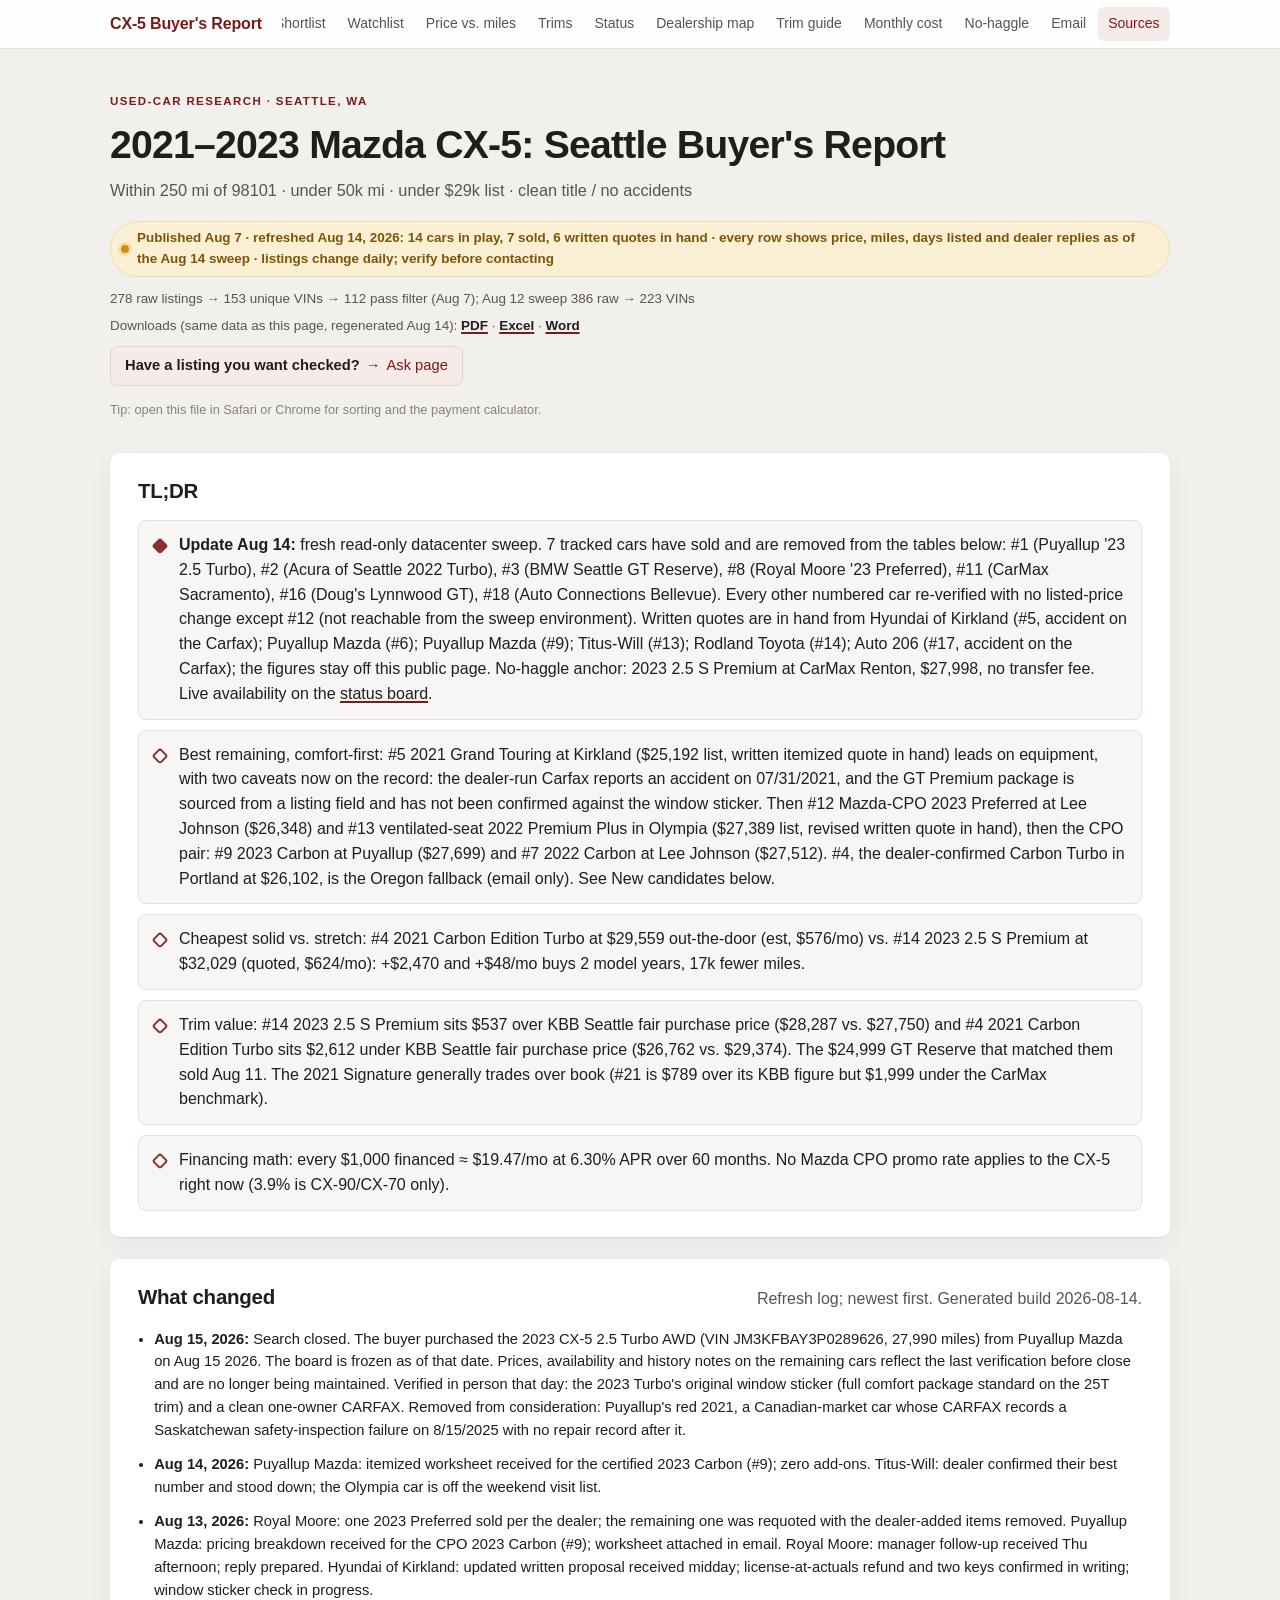
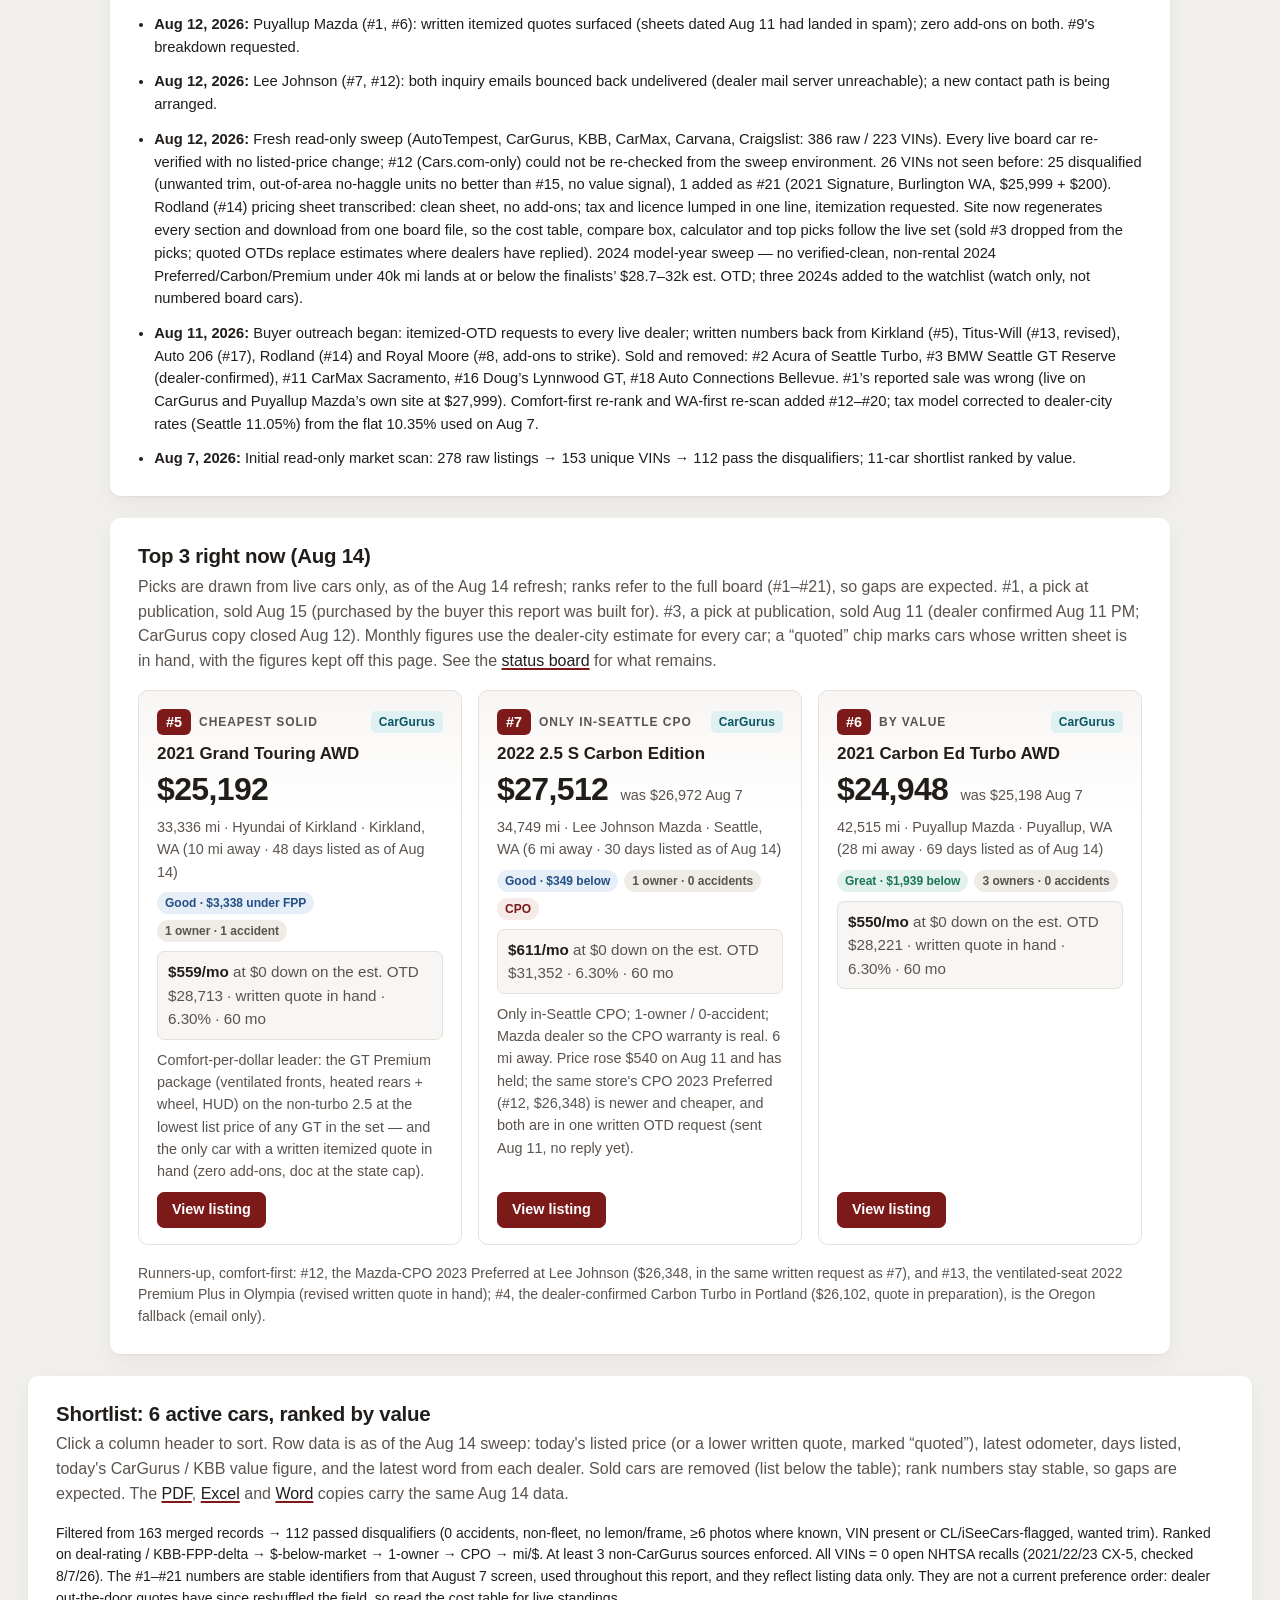
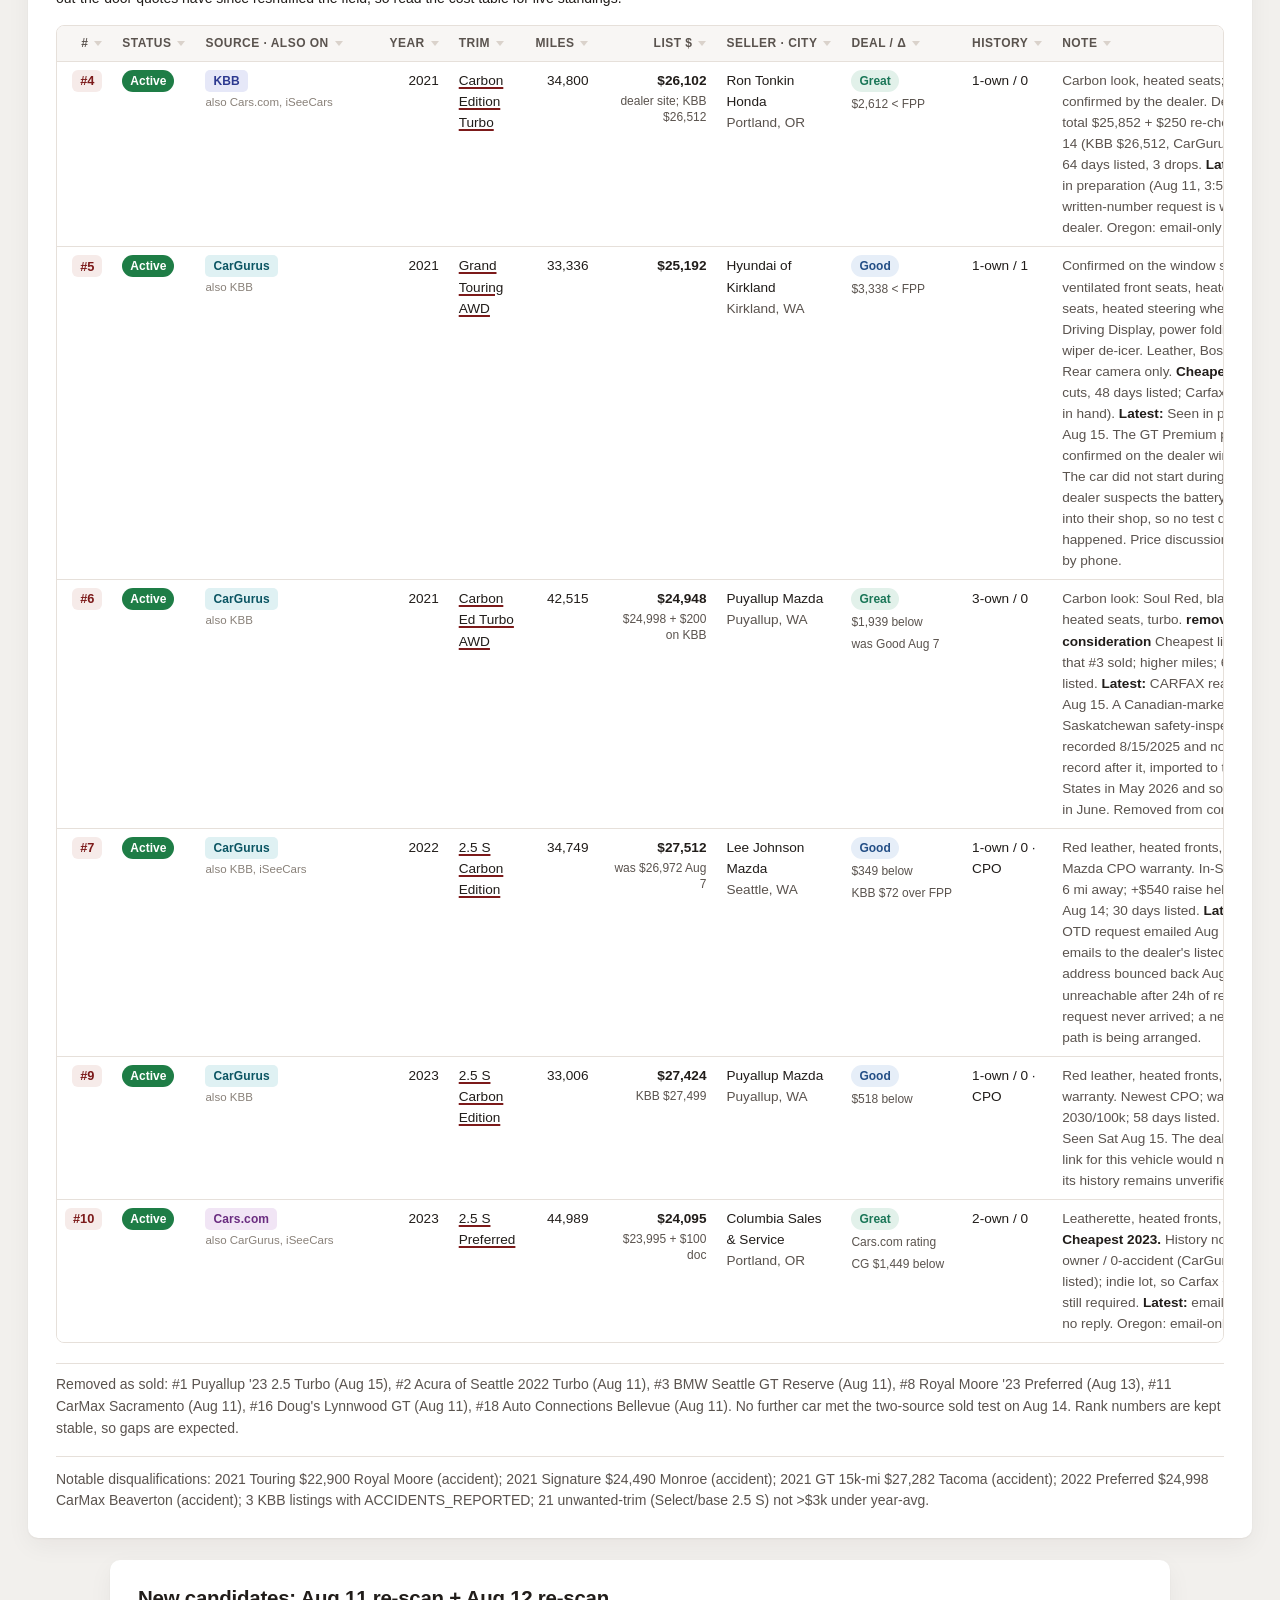
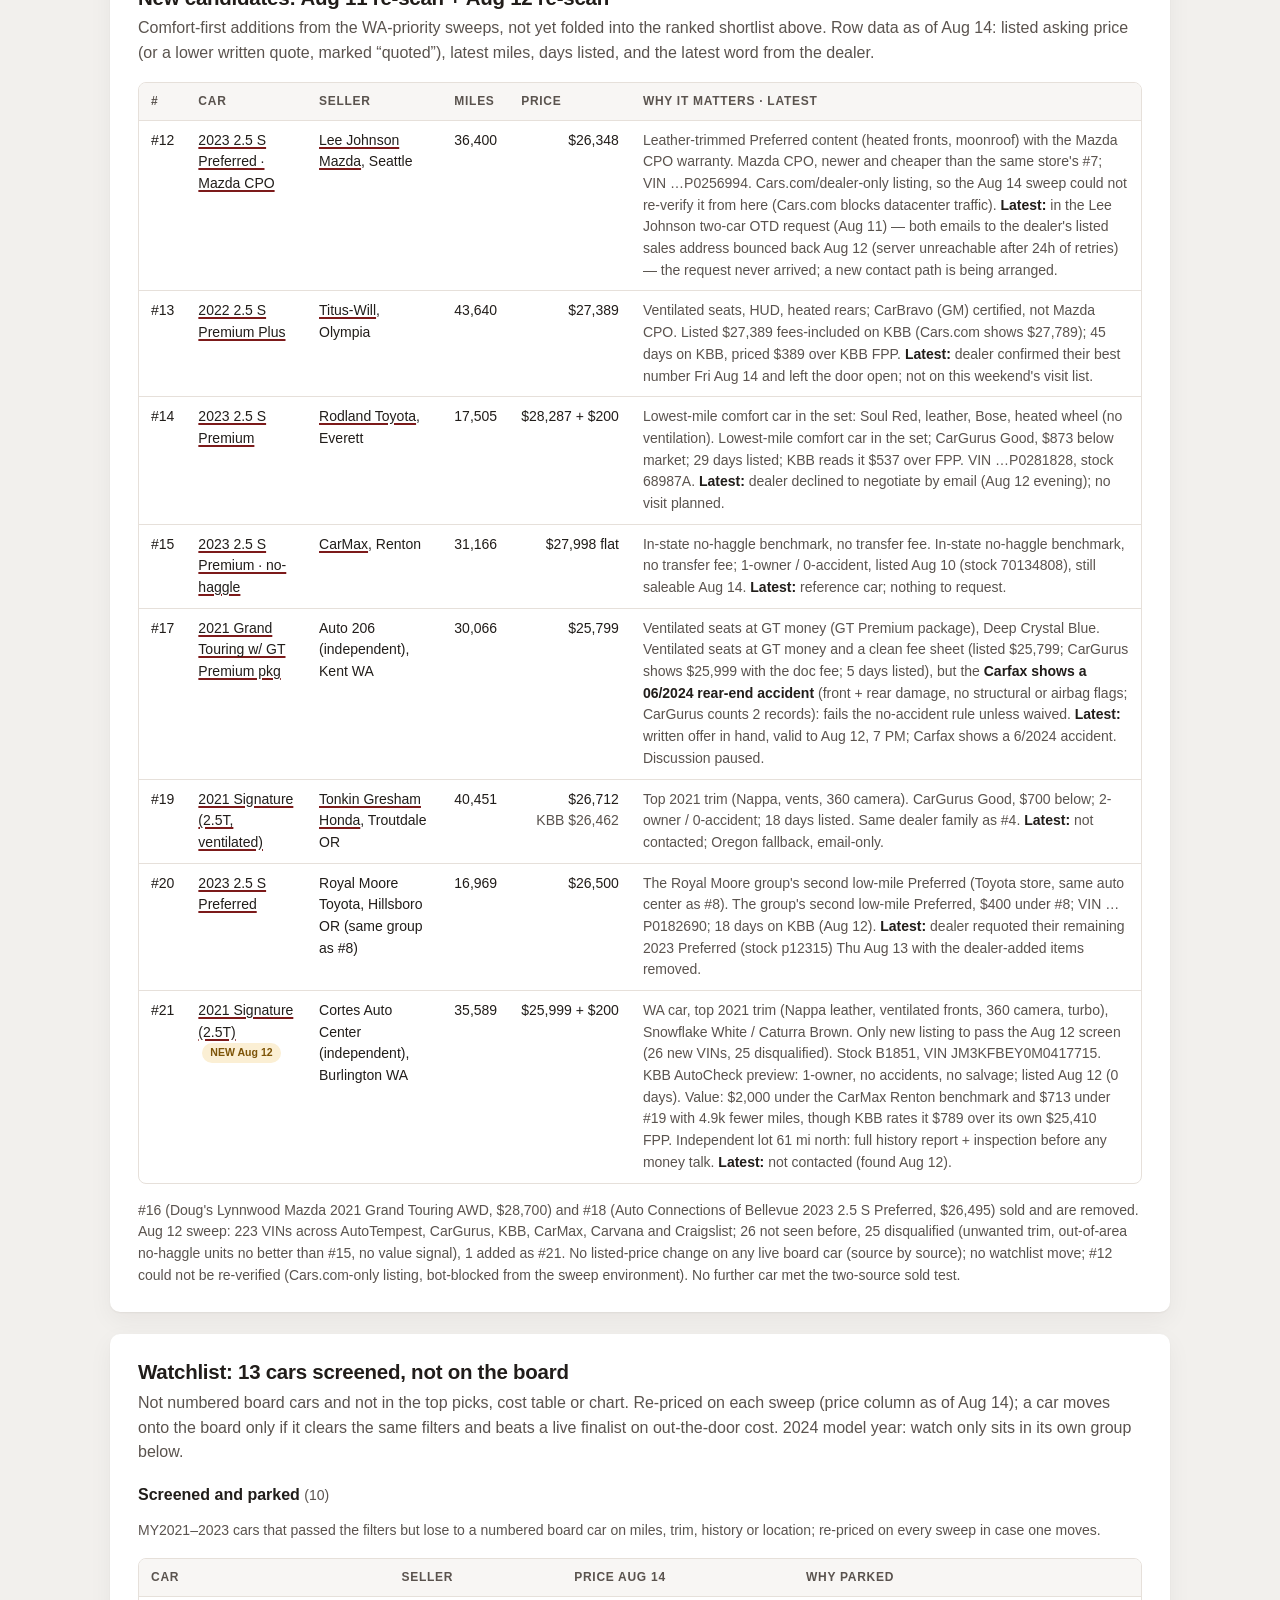
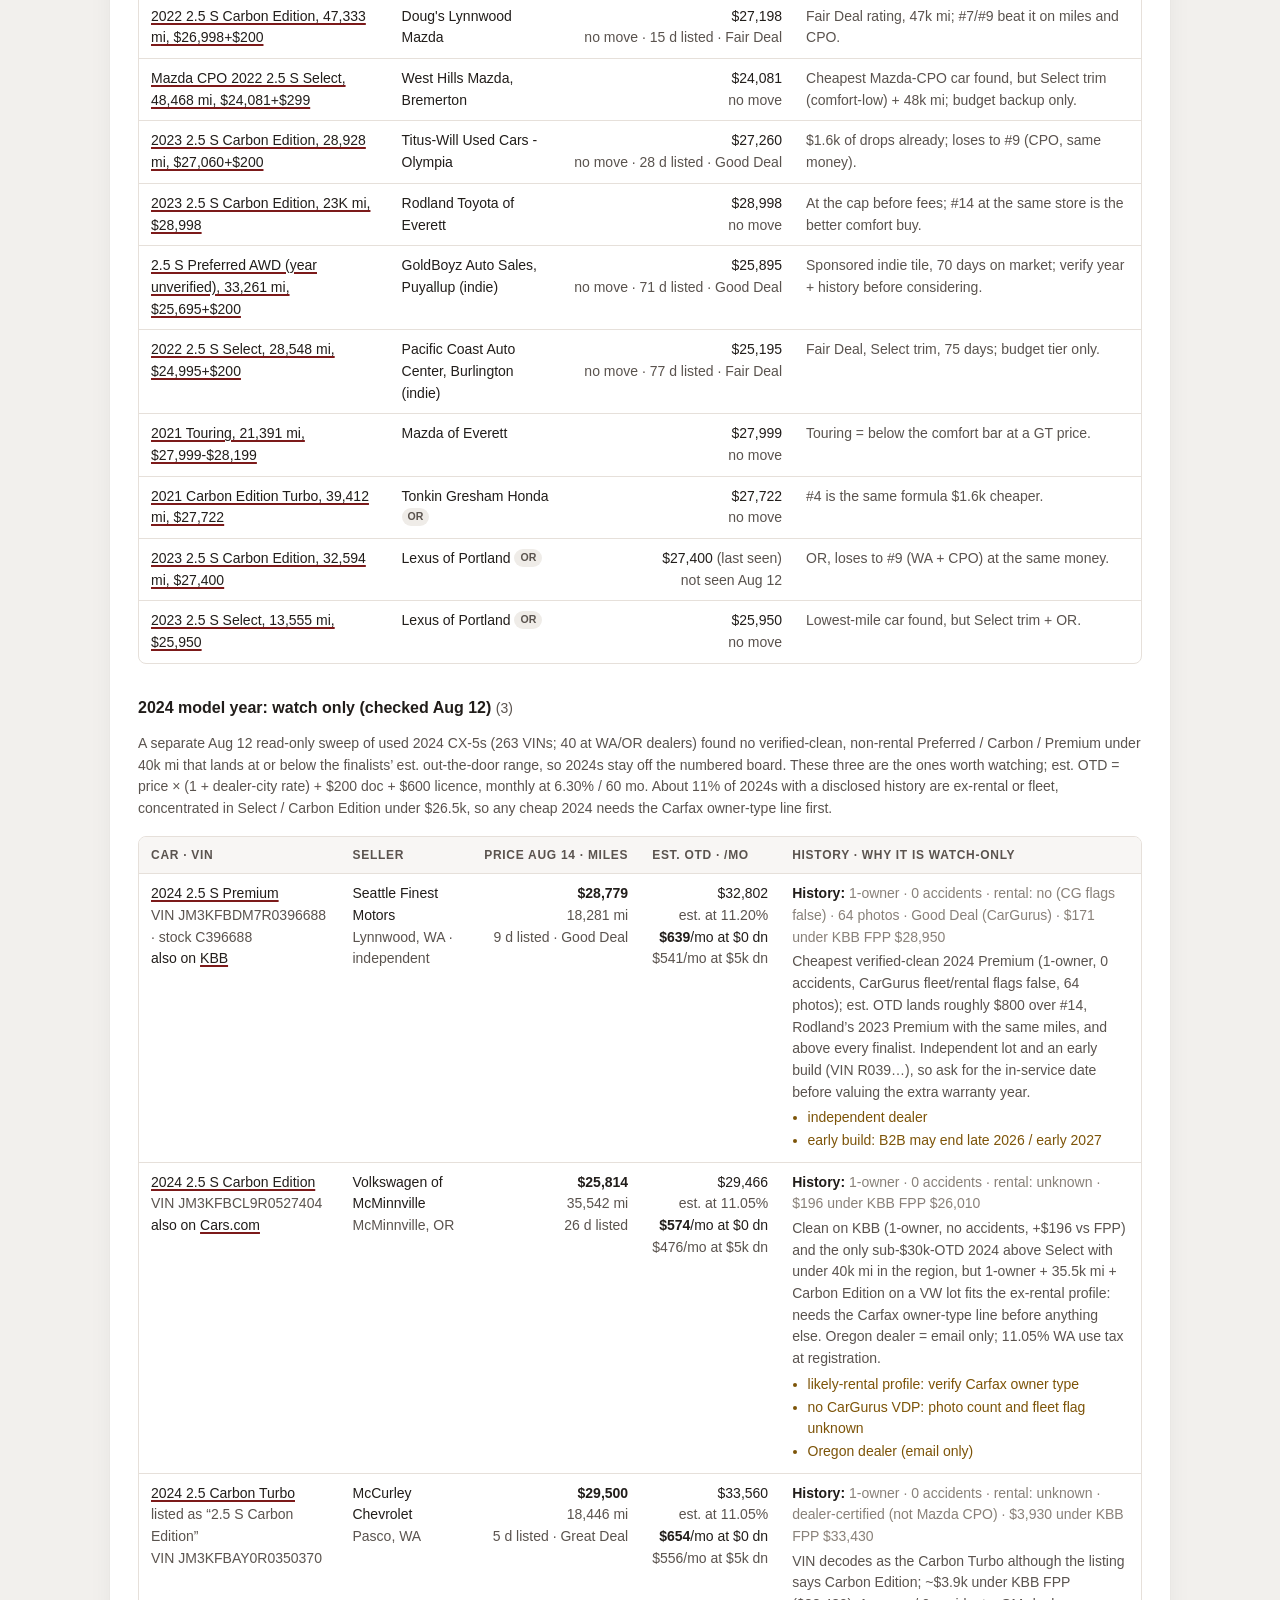
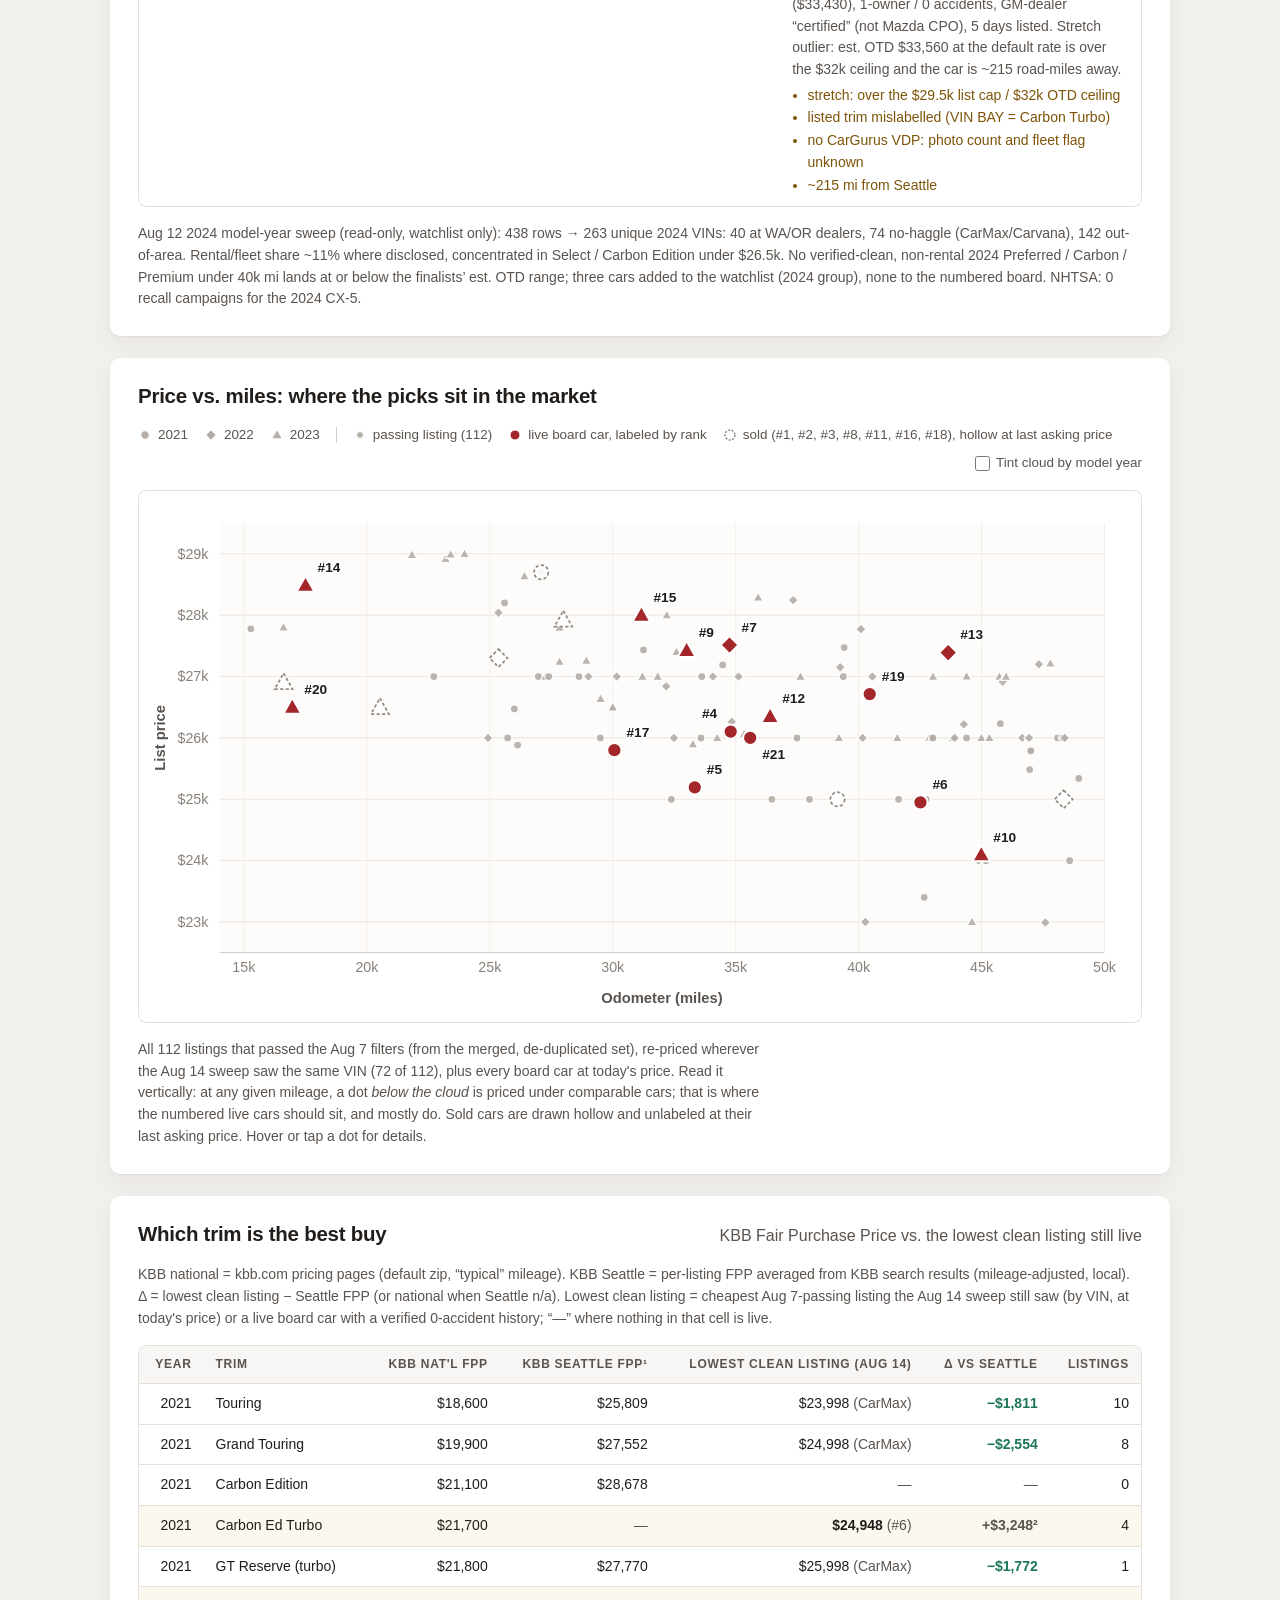
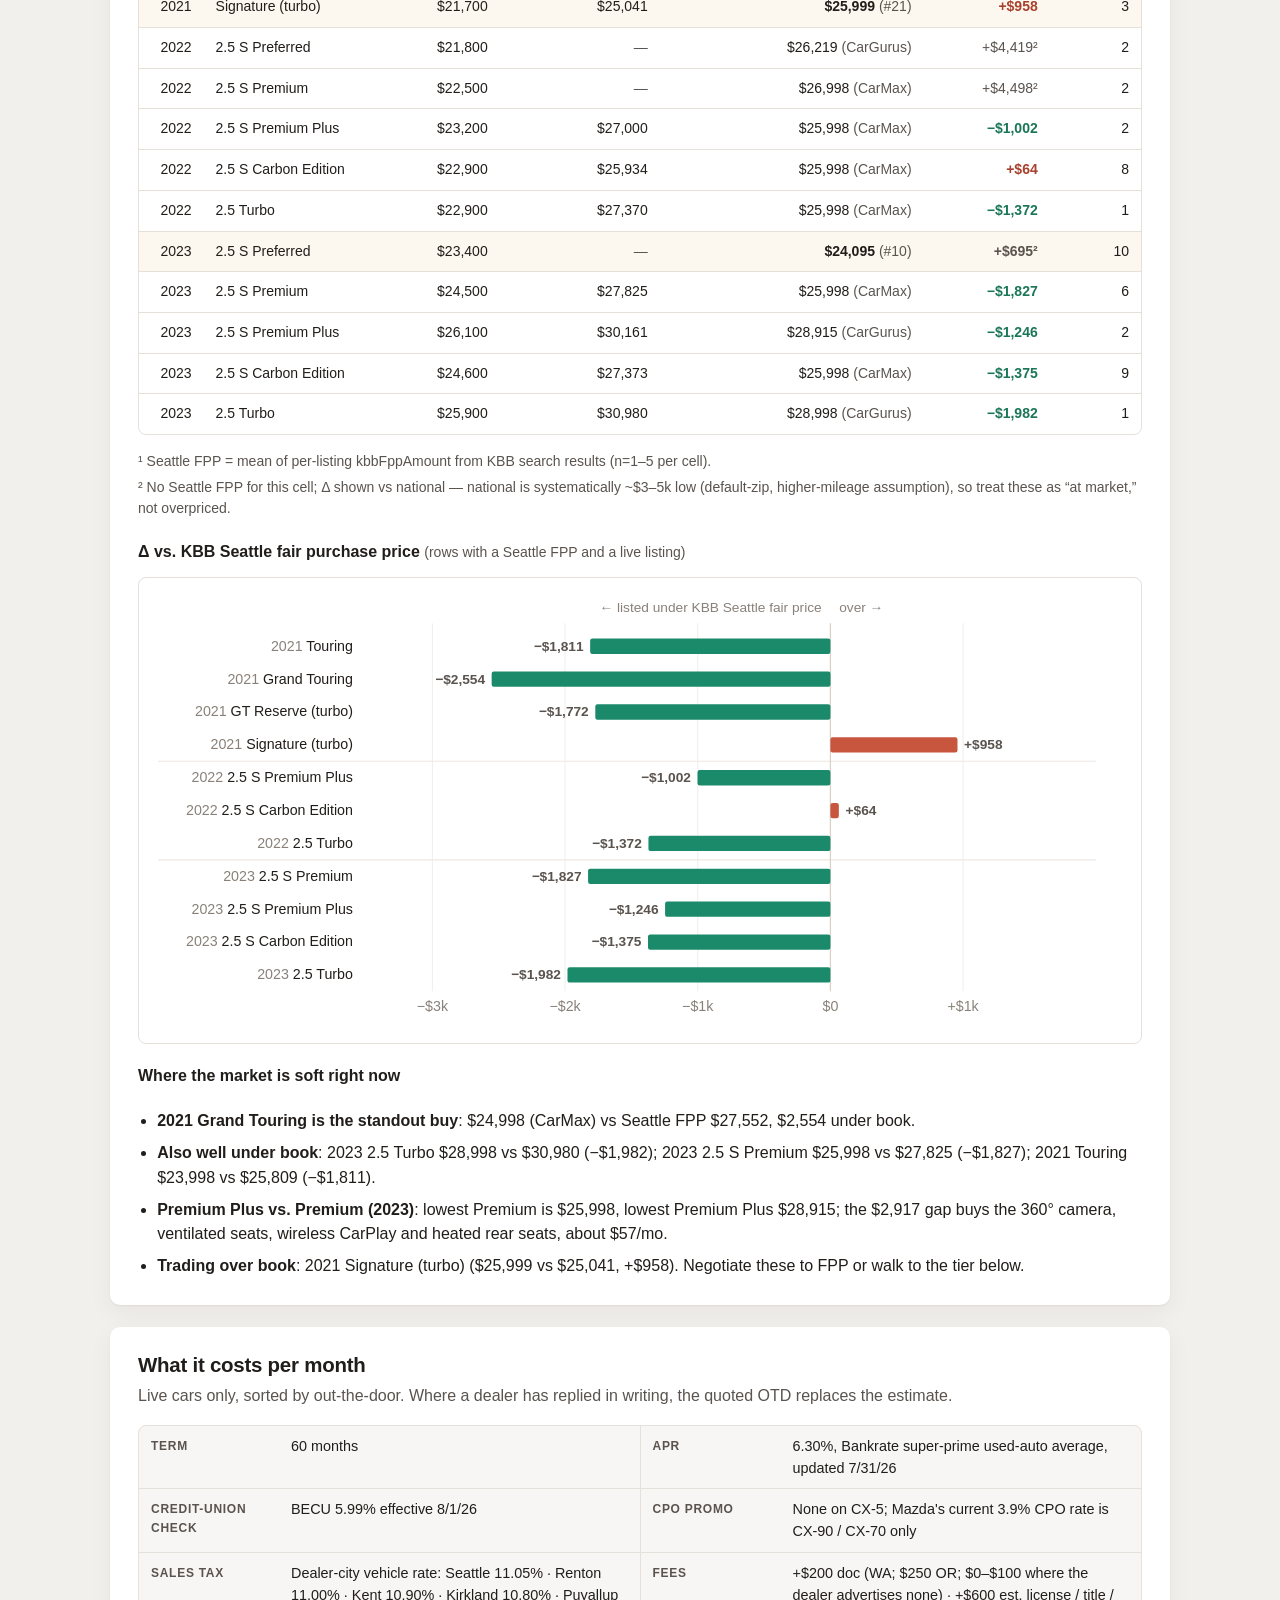
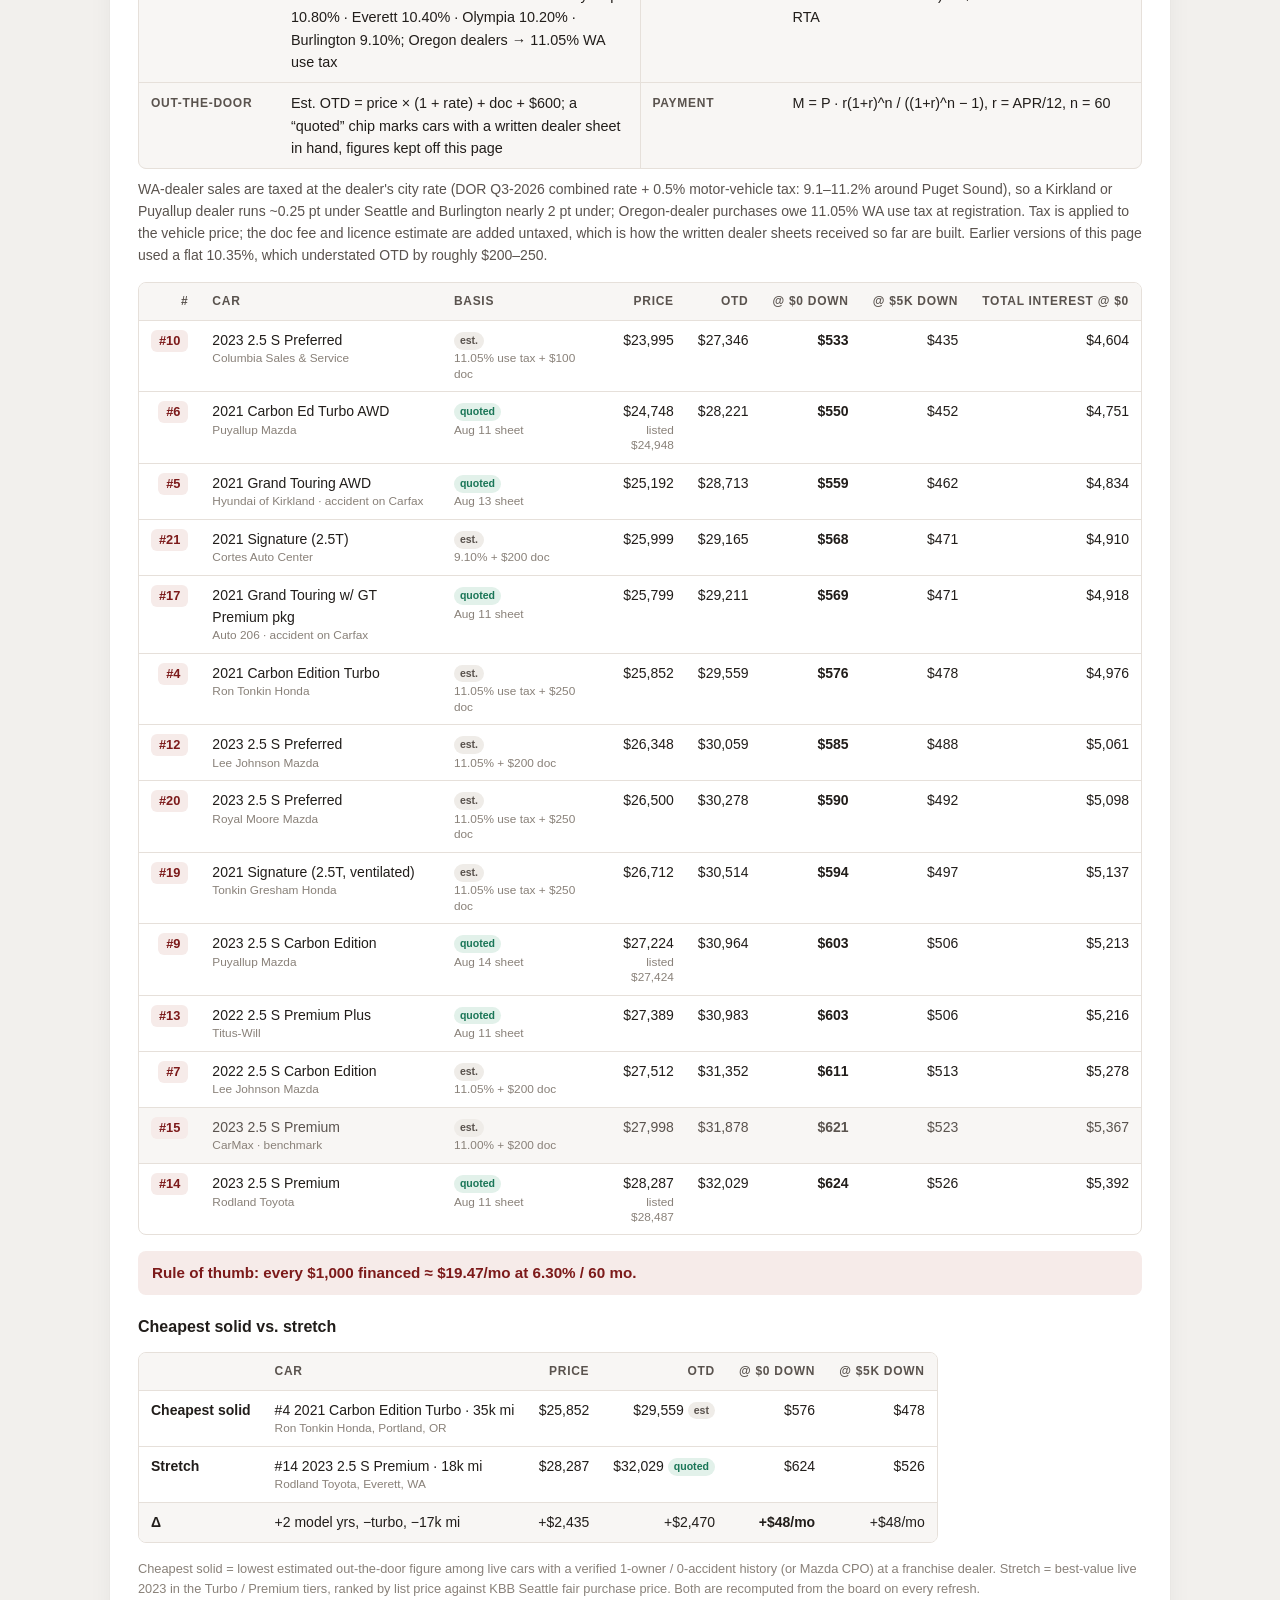
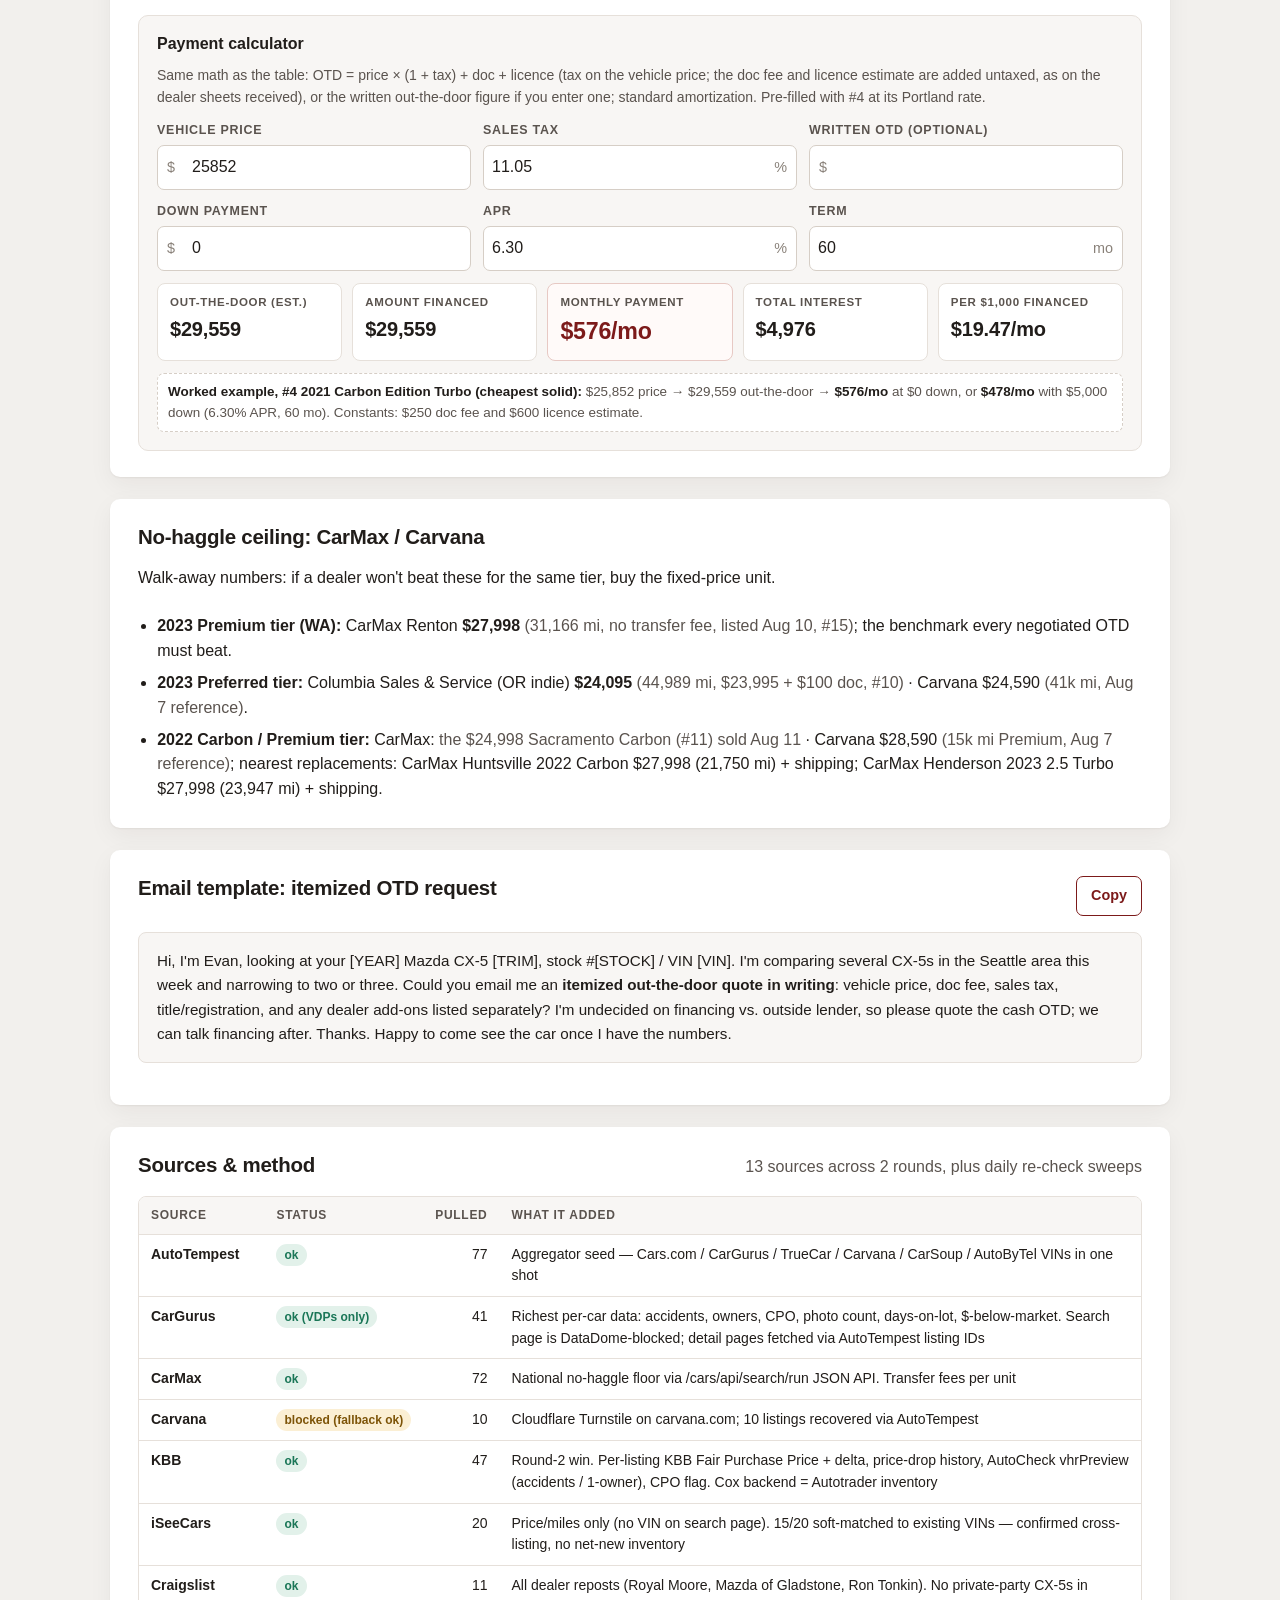
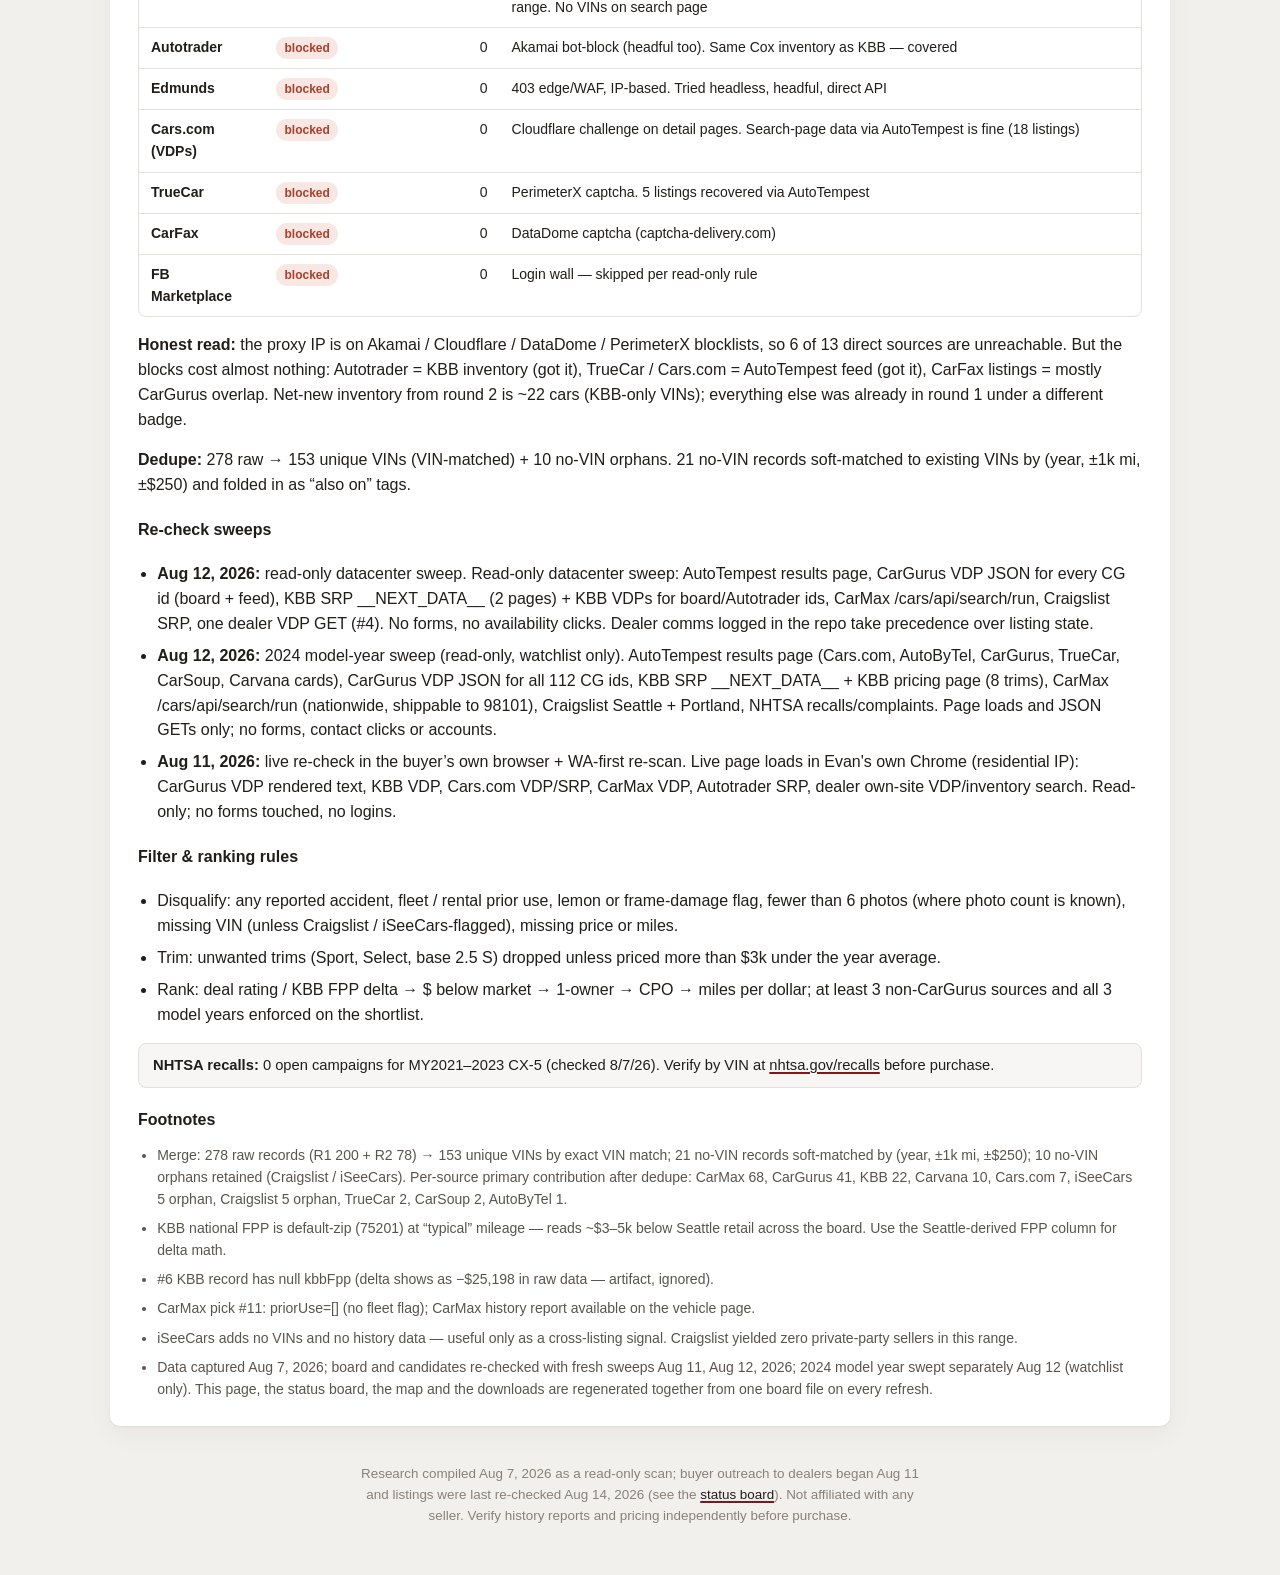
<file: index.html>
<!doctype html>
<html lang="en">
<head>
<meta charset="utf-8">
<link rel="icon" href="data:image/svg+xml,<svg xmlns=%22http://www.w3.org/2000/svg%22 viewBox=%220 0 100 100%22><text y=%22.9em%22 font-size=%2290%22>&#128663;</text></svg>">
<title>CX-5 Seattle Buyer's Report</title>
<meta name="viewport" content="width=device-width, initial-scale=1">
<meta name="robots" content="noindex, nofollow">
<meta name="format-detection" content="telephone=no">
<meta name="color-scheme" content="light">
<meta name="generator" content="tools/build_site.py from data/board.json (refreshed 2026-08-14)">
<style>:root {
  color-scheme: light;
  --ground: #f2f0ed;
  --surface: #ffffff;
  --surface-2: #f8f6f4;
  --surface-3: #efece8;
  --ink: #211d1a;
  --ink-2: #5a534e;
  --ink-3: #898179;
  --rule: #e6e0da;
  --rule-2: #d6cec6;
  --accent: #7c1a1a;
  --accent-hover: #621313;
  --accent-soft: #f6ebe9;
  --mark: #a3262a;
  --good: #1a7657;
  --good-soft: #e2f1ea;
  --bad: #a8412d;
  --bad-soft: #f8e7e2;
  --warn: #7d5408;
  --warn-soft: #fbefd4;
  --neutral-soft: #eeeae6;
  --bar-good: #1b8a6b;
  --bar-bad: #c8553d;
  --dot: #b5ada6;
  --y21: #2a78d6;
  --y22: #eb6834;
  --y23: #1baf7a;
  --grid: #ede8e3;
  --shadow: 0 1px 2px rgba(45, 28, 16, .06), 0 8px 24px rgba(45, 28, 16, .05);
  --radius: 10px;
  --font: -apple-system, BlinkMacSystemFont, "Segoe UI", Roboto, "Helvetica Neue", Arial, sans-serif;
  --mono: ui-monospace, SFMono-Regular, Menlo, Consolas, "Liberation Mono", monospace;
}
*, *::before, *::after { box-sizing: border-box; }
html { scroll-behavior: smooth; scroll-padding-top: 64px; -webkit-text-size-adjust: 100%; text-size-adjust: 100%; }
@media (prefers-reduced-motion: reduce) { html { scroll-behavior: auto; } }
body {
  margin: 0; background: var(--ground); color: var(--ink);
  font-family: var(--font); font-size: 16px; line-height: 1.55;
  -webkit-font-smoothing: antialiased; text-rendering: optimizeLegibility;
  overflow-wrap: break-word;
}
.wrap { max-width: 1100px; margin: 0 auto; padding: 0 20px; }
a { color: var(--ink); text-decoration-color: var(--accent); text-decoration-thickness: 1.5px; text-underline-offset: 2px; }
a:hover { color: var(--accent); }
:focus-visible { outline: 2px solid var(--accent); outline-offset: 2px; border-radius: 3px; }
.skip { position: absolute; left: -999px; top: 8px; background: var(--surface); padding: 6px 10px; z-index: 100; }
.skip:focus { left: 8px; }
.muted { color: var(--ink-2); }
.small { font-size: .875rem; }
strong { font-weight: 650; }
h1, h2, h3 { text-wrap: balance; margin: 0; line-height: 1.2; }
p { margin: 0; }
ul { margin: 0; padding-left: 1.2rem; }
li + li { margin-top: .35rem; }
table { font-size: .875rem; border-collapse: collapse; width: 100%; font-variant-numeric: tabular-nums; }
[hidden] { display: none !important; }

/* nav */
.topnav {
  position: sticky; top: 0; z-index: 50;
  background: rgba(255, 255, 255, .92); backdrop-filter: saturate(1.4) blur(8px); -webkit-backdrop-filter: saturate(1.4) blur(8px);
  border-bottom: 1px solid var(--rule);
}
.navwrap { display: flex; align-items: center; gap: 20px; height: 48px; }
.brand { font-weight: 700; letter-spacing: -.01em; text-decoration: none; white-space: nowrap; color: var(--accent); }
.navlinks { position: relative; flex: 1 1 auto; min-width: 0; display: flex; gap: 2px; overflow-x: auto; overflow-y: hidden; scrollbar-width: none; -webkit-overflow-scrolling: touch; overscroll-behavior-x: contain; }
.navlinks::-webkit-scrollbar { display: none; }
.navlinks a {
  display: inline-flex; align-items: center; flex: 0 0 auto;
  text-decoration: none; color: var(--ink-2); font-size: .875rem; padding: 6px 10px; border-radius: 6px; white-space: nowrap;
}
.navlinks a:hover { background: var(--surface-3); color: var(--ink); }
.navlinks a.active { color: var(--accent); background: var(--accent-soft); }

/* masthead */
.masthead { padding-top: 44px; padding-bottom: 34px; }
.eyebrow { text-transform: uppercase; letter-spacing: .12em; font-size: .72rem; font-weight: 650; color: var(--accent); margin-bottom: 10px; }
.masthead h1 { font-size: clamp(1.6rem, 1.05rem + 2.3vw, 2.45rem); font-weight: 750; letter-spacing: -.02em; }
.nb { white-space: nowrap; }
.scope { margin-top: 10px; color: var(--ink-2); font-size: 1.02rem; }
.mast-row { display: flex; flex-wrap: wrap; align-items: center; gap: 12px 18px; margin-top: 18px; }
.pill {
  display: inline-flex; align-items: center; gap: 8px; padding: 6px 12px 6px 10px; border-radius: 999px;
  background: var(--warn-soft); color: var(--warn); font-size: .84rem; font-weight: 600; border: 1px solid #f0dcaa;
}
.pill .dot { flex: 0 0 auto; width: 8px; height: 8px; border-radius: 50%; background: #d4900c; box-shadow: 0 0 0 3px rgba(212, 144, 12, .18); }
.funnel { font-size: .84rem; color: var(--ink-2); font-variant-numeric: tabular-nums; }
.tipline { margin-top: 14px; font-size: .8rem; color: var(--ink-3); }

/* cards / sections */
main.wrap { display: flex; flex-direction: column; gap: 22px; padding-bottom: 12px; }
.card { background: var(--surface); border-radius: var(--radius); box-shadow: var(--shadow); padding: 26px 28px; display: flex; flex-direction: column; gap: 16px; min-width: 0; }
.sec-head { display: flex; flex-wrap: wrap; align-items: baseline; justify-content: space-between; gap: 6px 16px; }
.card h2 { font-size: 1.28rem; font-weight: 700; letter-spacing: -.012em; }
h3.sub { font-size: 1rem; font-weight: 650; margin-top: 6px; }
h3.sub .muted { font-weight: 400; font-size: .875rem; }

/* TL;DR */
.tldr { list-style: none; padding: 0; display: flex; flex-direction: column; gap: 10px; }
.tldr li { margin: 0; padding: 12px 14px 12px 40px; background: var(--surface-2); border: 1px solid var(--rule); border-radius: 8px; position: relative; }
.tldr li::before {
  content: ""; position: absolute; left: 15px; top: 19px; width: 12px; height: 12px; border-radius: 3px; background: var(--accent);
  transform: rotate(45deg); opacity: .9;
}
.tldr li:nth-child(n+2)::before { background: transparent; border: 2px solid var(--accent); }

/* Top 3 */
.picks { display: grid; grid-template-columns: repeat(3, minmax(0, 1fr)); gap: 16px; }
@media screen and (max-width: 860px) { .picks { grid-template-columns: 1fr; } }
.pick { border: 1px solid var(--rule); border-radius: 10px; padding: 18px 18px 16px; display: flex; flex-direction: column; gap: 9px; background: linear-gradient(180deg, var(--surface-2), var(--surface) 120px); min-width: 0; }
.pick-head { display: flex; align-items: center; gap: 8px; flex-wrap: wrap; }
.rank { display: inline-flex; align-items: center; justify-content: center; min-width: 34px; height: 26px; padding: 0 8px; border-radius: 6px; background: var(--accent); color: #fff; font-weight: 700; font-size: .9rem; font-variant-numeric: tabular-nums; }
.rank.sm { min-width: 30px; height: 22px; font-size: .8rem; background: var(--accent-soft); color: var(--accent); }
.pick-tag { font-size: .75rem; text-transform: uppercase; letter-spacing: .08em; font-weight: 650; color: var(--ink-2); margin-right: auto; }
.pick h3 { font-size: 1.06rem; font-weight: 650; }
.price { font-size: 2rem; font-weight: 750; letter-spacing: -.02em; line-height: 1.05; font-variant-numeric: tabular-nums; }
.pick-meta { font-size: .9rem; color: var(--ink-2); }
.pick-badges { display: flex; flex-wrap: wrap; gap: 6px; }
.monthly { font-size: .95rem; padding: 8px 10px; background: var(--surface-2); border-radius: 7px; border: 1px solid var(--rule); }
.why { font-size: .9rem; color: var(--ink-2); flex: 1; }
.runner { margin-top: 2px; }
.btn {
  display: inline-flex; align-items: center; justify-content: center; gap: 6px; align-self: flex-start;
  background: var(--accent); color: #fff; border: 1px solid var(--accent); border-radius: 7px; padding: 8px 14px; min-height: 36px;
  font: inherit; font-size: .9rem; font-weight: 600; text-decoration: none; cursor: pointer; line-height: 1.2;
  -webkit-tap-highlight-color: rgba(124, 26, 26, .15);
}
.btn:hover { background: var(--accent-hover); color: #fff; }
.btn.ghost { background: var(--surface); color: var(--accent); }
.btn.ghost:hover { background: var(--accent-soft); }
.btn.block { display: flex; align-self: stretch; width: 100%; min-height: 46px; font-size: .95rem; }

/* badges */
.badge { display: inline-flex; align-items: center; padding: 2px 8px; border-radius: 999px; font-size: .75rem; font-weight: 600; line-height: 1.5; white-space: nowrap; background: var(--neutral-soft); color: var(--ink-2); }
.badge.plain { background: var(--surface-3); color: var(--ink-2); }
.badge.cpo { background: var(--accent-soft); color: var(--accent); }
.badge.deal.great { background: var(--good-soft); color: var(--good); }
.badge.deal.good { background: #e6eef8; color: #244f86; }
.badge.deal.nohaggle { background: var(--warn-soft); color: var(--warn); }
.badge.warn { background: var(--warn-soft); color: var(--warn); }
.badge.status.ok { background: var(--good-soft); color: var(--good); }
.badge.status.blocked { background: var(--bad-soft); color: var(--bad); }
.badge.status.fallback { background: var(--warn-soft); color: var(--warn); }
.badge.src { border-radius: 5px; font-weight: 650; letter-spacing: .01em; }
.src-cargurus { background: #dff1f3; color: #0b5563; }
.src-kbb { background: #e6e8f8; color: #2c3990; }
.src-carscom { background: #f1e5f5; color: #6a2c80; }
.src-carmax { background: #fcefcf; color: #74510a; }
.src-carvana { background: #dff0fa; color: #0a5883; }
.src-truecar { background: #e3f3e6; color: #1d6a3a; }
.src-iseecars { background: #fbe8dc; color: #87400e; }
.src-craigslist { background: #ede8f7; color: #4a2f92; }
.src-autotempest, .src-carsoup, .src-autobytel { background: #ecebe8; color: #4a443f; }

/* tables */
.scroll { overflow-x: auto; border: 1px solid var(--rule); border-radius: 8px; background: var(--surface); -webkit-overflow-scrolling: touch; }
.scroll-hint { display: none; font-size: .75rem; color: var(--ink-3); text-align: right; margin: -8px 2px -10px; letter-spacing: .02em; }
table.data th, table.data td { padding: 9px 12px; text-align: left; vertical-align: top; border-bottom: 1px solid var(--rule); }
table.data tbody tr:last-child td, table.data tbody tr:last-child th { border-bottom: 0; }
table.data thead th { background: var(--surface-2); font-size: .75rem; text-transform: uppercase; letter-spacing: .06em; color: var(--ink-2); font-weight: 650; white-space: nowrap; position: relative; }
table.data tbody tr:hover td { background: #fbfaf8; }
table.data .num { text-align: right; white-space: nowrap; }
table.data td.note { min-width: 220px; color: var(--ink-2); }
table.data td.note strong { color: var(--ink); }
table.data tr.hl td { background: #fdf8ef; }
table.compact { width: auto; min-width: 60%; }
table.compact th[scope=row] { font-weight: 650; white-space: nowrap; background: transparent; text-transform: none; letter-spacing: 0; font-size: inherit; color: var(--ink); }
tr.delta-row td, tr.delta-row th { background: var(--surface-2) !important; }
.good-t { color: var(--good); font-weight: 600; }
.bad-t { color: var(--bad); font-weight: 600; }
.tlink { font-weight: 600; font-size: .82rem; text-decoration: none; border: 1px solid var(--rule-2); padding: 3px 9px; border-radius: 6px; display: inline-block; white-space: nowrap; }
.tlink:hover { border-color: var(--accent); background: var(--accent-soft); }
.scroll.fit { width: -moz-fit-content; width: fit-content; max-width: 100%; }
/* the 12-column shortlist table gets a compact treatment and may break out of the 1100px column on wide screens */
#shortlist { align-self: center; width: min(1230px, calc(100vw - 56px)); }
@media (max-width: 1160px) { #shortlist { width: 100%; } }
#shortlist-table { font-size: .8125rem; }
#shortlist-table th, #shortlist-table td { padding: 8px 8px; }
#shortlist-table thead th { letter-spacing: .04em; }
#shortlist-table td:nth-child(4) { min-width: 96px; }
#shortlist-table td:nth-child(7) { min-width: 118px; }
#shortlist-table td.note { min-width: 160px; }
#shortlist-table .delta { color: var(--ink-2); margin-top: 3px; white-space: nowrap; font-size: .75rem; }
#shortlist-table .also { color: var(--ink-3); margin-top: 3px; font-size: .72rem; line-height: 1.3; }
.badge.wrapok { white-space: normal; text-align: center; line-height: 1.25; padding-top: 3px; padding-bottom: 3px; }

.badge.status-active { background: #1e7d46; color: #fff; }
.badge.status-sold { background: #8a8790; color: #fff; }
tr:has(.status-sold) td { opacity: .55; }
tr:has(.status-sold) td:nth-child(2) { opacity: 1; }
#shortlist-table { font-size: .85em; }
#shortlist-table th, #shortlist-table td { padding-right: 12px; }
#shortlist-table td.note { min-width: 260px; }
/* sortable headers */
.sortable th button { all: unset; cursor: pointer; display: inline-flex; align-items: center; gap: 6px; }
.sortable th button:focus-visible { outline: 2px solid var(--accent); outline-offset: 2px; border-radius: 3px; }
.sortable th .si { width: 0; height: 0; border-left: 4px solid transparent; border-right: 4px solid transparent; border-top: 5px solid var(--rule-2); opacity: .9; }
.sortable th[aria-sort=ascending] .si { border-top: 0; border-bottom: 5px solid var(--accent); }
.sortable th[aria-sort=descending] .si { border-top: 5px solid var(--accent); }
.sortable th[data-nosort] .si { display: none; }
.sortable th[data-nosort] button { cursor: default; }
.dq { border-top: 1px solid var(--rule); padding-top: 12px; }

/* shortlist: card presentation (phones + print); the table is the desktop presentation */
.sl-card-view { display: none; flex-direction: column; gap: 12px; }
.sl-tools { display: none; align-items: center; gap: 12px; }
.js .sl-tools { display: flex; }
.sl-tools label { flex: 0 0 auto; font-size: .75rem; text-transform: uppercase; letter-spacing: .06em; color: var(--ink-2); font-weight: 650; }
.selwrap { position: relative; flex: 1 1 auto; min-width: 0; display: flex; }
.selwrap::after {
  content: ""; position: absolute; right: 16px; top: 50%; width: 8px; height: 8px; pointer-events: none;
  border-right: 2px solid var(--accent); border-bottom: 2px solid var(--accent); transform: translateY(-70%) rotate(45deg);
}
.select {
  -webkit-appearance: none; appearance: none; width: 100%; font: inherit; font-size: 1rem; color: var(--ink); min-height: 44px;
  padding: 8px 38px 8px 12px; border: 1px solid var(--rule-2); border-radius: 8px; background: var(--surface);
}
.select:focus { outline: none; border-color: var(--accent); box-shadow: 0 0 0 3px rgba(124, 26, 26, .12); }
.sl-cards { display: flex; flex-direction: column; gap: 12px; }
.slc { border: 1px solid var(--rule); border-radius: 10px; padding: 14px 14px 14px; display: flex; flex-direction: column; gap: 9px; background: linear-gradient(180deg, var(--surface-2), var(--surface) 90px); min-width: 0; }
.slc-head { display: flex; align-items: flex-start; gap: 10px; }
.slc-head .rank { flex: 0 0 auto; margin-top: 1px; }
.slc-title { flex: 1 1 auto; min-width: 0; font-size: 1.02rem; font-weight: 650; line-height: 1.3; text-wrap: pretty; }
.slc-title .yr { color: var(--ink-2); font-weight: 600; font-variant-numeric: tabular-nums; }
.slc-head .badge.src { flex: 0 0 auto; margin-top: 3px; }
.slc-price { display: flex; align-items: baseline; flex-wrap: wrap; gap: 4px 14px; font-variant-numeric: tabular-nums; }
.slc-price .p { font-size: 1.6rem; font-weight: 750; letter-spacing: -.02em; line-height: 1.05; }
.slc-price .mo { font-size: 1rem; color: var(--ink); }
.slc-price .mo strong { font-size: 1.1rem; color: var(--accent); font-weight: 700; }
.slc-price .mo .muted { font-size: .8rem; }
.slc-meta { font-size: .9rem; color: var(--ink-2); }
.slc-facts { display: grid; grid-template-columns: repeat(2, minmax(0, 1fr)); gap: 8px 12px; margin: 0; padding: 9px 10px; background: var(--surface-2); border: 1px solid var(--rule); border-radius: 8px; }
.slc-facts > div { display: flex; flex-direction: column; gap: 2px; min-width: 0; }
.slc-facts dt { font-size: .68rem; text-transform: uppercase; letter-spacing: .06em; color: var(--ink-3); font-weight: 650; }
.slc-facts dd { margin: 0; font-size: .86rem; display: flex; flex-wrap: wrap; align-items: center; gap: 4px 6px; }
.slc-facts .delta { color: var(--ink-2); font-size: .8rem; white-space: nowrap; }
.slc-facts .also { flex: 0 0 100%; color: var(--ink-2); font-size: .8rem; }
.slc-note { font-size: .9rem; color: var(--ink-2); }
.slc-note strong { color: var(--ink); }

/* charts */
.chart-wrap { overflow-x: auto; border: 1px solid var(--rule); border-radius: 8px; background: var(--surface); padding: 8px; }
svg.chart { display: block; width: 100%; height: auto; font-family: var(--font); -webkit-tap-highlight-color: transparent; }
svg.chart.m { display: none; }
svg.chart .plot-bg { fill: #fdfcfb; }
svg.chart .grid { stroke: var(--grid); stroke-width: 1; }
svg.chart .grid-v { stroke: #f3efeb; }
svg.chart .grid-minor { stroke: #f5f2ee; stroke-width: 1; }
svg.chart .axis { stroke: var(--rule-2); stroke-width: 1; }
svg.chart .tick { font-size: 13px; fill: var(--ink-3); font-variant-numeric: tabular-nums; }
svg.chart .axis-title { font-size: 13.5px; fill: var(--ink-2); font-weight: 600; }
svg.chart .axis-note { font-size: 12.5px; fill: var(--ink-3); }
svg.chart .pt circle, svg.chart .pt path { fill: var(--dot); stroke: #fff; stroke-width: 1.2px; opacity: .9; transition: fill .2s; }
svg.chart.tinted .pt.y2021:not(.sl) circle { fill: var(--y21); opacity: .7; }
svg.chart.tinted .pt.y2022:not(.sl) path { fill: var(--y22); opacity: .7; }
svg.chart.tinted .pt.y2023:not(.sl) path { fill: var(--y23); opacity: .75; }
svg.chart .pt.sl circle, svg.chart .pt.sl path { fill: var(--mark); stroke: #fff; stroke-width: 1.8px; opacity: 1; }
svg.chart .pt.hot circle, svg.chart .pt.hot path { stroke: var(--ink); stroke-width: 2px; opacity: 1; }
svg.chart .pt-label { font-size: 12.5px; font-weight: 700; fill: var(--ink); paint-order: stroke; stroke: #fff; stroke-width: 3px; stroke-linejoin: round; font-variant-numeric: tabular-nums; }
svg.chart .pt.sl.gone circle, svg.chart .pt.sl.gone path { fill: var(--surface); stroke: var(--ink-3); stroke-width: 1.6px; stroke-dasharray: 3 2; opacity: .9; }
svg.chart .pt-label.gone { fill: var(--ink-3); font-weight: 600; }
.lg.gonemark circle { fill: var(--surface); stroke: var(--ink-3); stroke-width: 1.4; stroke-dasharray: 2 1.5; }
.pick.sold { opacity: .62; background: var(--surface-2); }
.pick.sold .price s { color: var(--ink-3); }
.pick.sold .btn[aria-disabled] { pointer-events: none; opacity: .6; cursor: default; }
.removed { border-top: 1px solid var(--rule); padding-top: 10px; margin-top: 4px; }
.pick .price .small { font-size: .45em; font-weight: 500; letter-spacing: 0; margin-left: 4px; }
#shortlist-table td.num .badge.plain, .slc-price .badge.plain, #newfinds .badge.plain { font-size: .66rem; padding: 1px 6px; vertical-align: 2px; }
#shortlist-table td.num .delta { white-space: normal; line-height: 1.3; }
#newfinds .badge.warn { font-size: .66rem; margin-left: 4px; vertical-align: 2px; }
#watchlist h3.sub { margin-top: 18px; }
#watchlist h3.sub:first-of-type { margin-top: 4px; }
#watchlist .badge.plain { font-size: .66rem; padding: 1px 6px; vertical-align: 2px; }
table.watch td:first-child { min-width: 190px; }
table.watch td:nth-child(2) { min-width: 130px; }
table.watch td.note { min-width: 260px; }
table.watch-detail td.note { min-width: 320px; }
table.watch-detail td.note .hist { color: var(--ink-3); margin-bottom: 3px; }
ul.flags { margin: 4px 0 0; padding-left: 1.1em; color: var(--warn); }
ul.flags li { margin: 1px 0; }
svg.chart .row-label { font-size: 13px; fill: var(--ink); }
svg.chart .row-year { fill: var(--ink-3); font-variant-numeric: tabular-nums; }
svg.chart .bar-good { fill: var(--bar-good); }
svg.chart .bar-bad { fill: var(--bar-bad); }
svg.chart .bar-val { font-size: 12.5px; fill: var(--ink-2); font-variant-numeric: tabular-nums; font-weight: 600; }
svg.chart .bar-val.neg { fill: var(--good); }
svg.chart .bar-val.pos { fill: var(--bad); }
svg.chart .row-hit { fill: transparent; }
svg.chart .bar-row:hover .row-hit, svg.chart .bar-row.hot .row-hit { fill: #f7f4f0; }
/* portrait tablets scale the 900-unit desktop charts to ~650px: bump type there so it stays around 10-11px effective */
@media screen and (min-width: 760px) and (max-width: 1023px) {
  svg.chart.d .tick, svg.chart.d .axis-title { font-size: 15px; }
  svg.chart.d .axis-note, svg.chart.d .row-label, svg.chart.d .bar-val { font-size: 14px; }
  svg.chart.d .pt-label { font-size: 14.5px; stroke-width: 3.5px; }
}
/* phone variants carry larger type so labels stay legible when the viewBox is scaled to ~300px */
svg.chart.m .tick { font-size: 13.5px; }
svg.chart.m .axis-title { font-size: 13.5px; }
svg.chart.m .axis-note { font-size: 13px; }
svg.chart.m .pt-label { font-size: 14px; stroke-width: 3.5px; }
svg.chart.m .row-label { font-size: 14px; }
svg.chart.m .bar-val { font-size: 13.5px; }
.legend { display: flex; flex-wrap: wrap; align-items: center; gap: 8px 16px; font-size: .84rem; color: var(--ink-2); }
.lg-item { display: inline-flex; align-items: center; gap: 6px; white-space: nowrap; }
.lg { width: 14px; height: 14px; flex: 0 0 auto; }
.lg circle, .lg path { fill: var(--dot); stroke: #fff; stroke-width: 1; }
.legend.tinted .lg.y2021 circle { fill: var(--y21); }
.legend.tinted .lg.y2022 path { fill: var(--y22); }
.legend.tinted .lg.y2023 path { fill: var(--y23); }
.lg.slmark circle { fill: var(--mark); }
.lg-sep { width: 1px; height: 16px; background: var(--rule-2); }
.toggle { margin-left: auto; display: none; align-items: center; gap: 6px; cursor: pointer; user-select: none; -webkit-user-select: none; }
.js .toggle { display: inline-flex; }
.toggle input { accent-color: var(--accent); width: 15px; height: 15px; margin: 0; }
.caption { font-size: .875rem; color: var(--ink-2); max-width: 80ch; }
.tip {
  position: fixed; z-index: 80; pointer-events: none; max-width: 280px;
  background: #231e1b; color: #fff; font-size: .8rem; line-height: 1.4; padding: 8px 10px; border-radius: 7px;
  box-shadow: 0 6px 20px rgba(0, 0, 0, .18);
}
.tip b { font-weight: 650; }
.tip .t2 { color: #d9d1ca; }

/* trims */
.footnotes { display: flex; flex-direction: column; gap: 4px; }
.soft li, .nh li, .rules li { margin-top: .45rem; }

/* cost */
.assump { display: grid; grid-template-columns: repeat(2, minmax(0, 1fr)); gap: 1px; margin: 0; background: var(--rule); border: 1px solid var(--rule); border-radius: 8px; overflow: hidden; }
@media (max-width: 720px) { .assump { grid-template-columns: 1fr; } }
.assump > div { background: var(--surface-2); padding: 9px 12px; display: flex; gap: 12px; min-width: 0; }
.assump dt { flex: 0 0 128px; font-size: .75rem; text-transform: uppercase; letter-spacing: .06em; color: var(--ink-2); font-weight: 650; padding-top: 2px; }
.assump dd { margin: 0; font-size: .9rem; font-variant-numeric: tabular-nums; min-width: 0; }
.taxnote { margin: -6px 0 0; }
.thumb { padding: 10px 14px; background: var(--accent-soft); border-radius: 8px; color: var(--accent); font-weight: 600; font-size: .95rem; }
.calc { border: 1px solid var(--rule); border-radius: 10px; padding: 18px; background: var(--surface-2); display: flex; flex-direction: column; gap: 12px; }
.calc h3.sub { margin-top: 0; }
.calc-grid { display: none; grid-template-columns: repeat(4, minmax(0, 1fr)); gap: 12px; }
.js .calc-grid { display: grid; }
@media (max-width: 760px) { .calc-grid { grid-template-columns: repeat(2, minmax(0, 1fr)); } }
.calc-grid label { display: flex; flex-direction: column; gap: 5px; font-size: .78rem; text-transform: uppercase; letter-spacing: .06em; color: var(--ink-2); font-weight: 650; min-width: 0; }
.inwrap { display: flex; align-items: center; background: var(--surface); border: 1px solid var(--rule-2); border-radius: 7px; overflow: hidden; min-height: 44px; }
.inwrap:focus-within { border-color: var(--accent); box-shadow: 0 0 0 3px rgba(124, 26, 26, .12); }
.inwrap .pre, .inwrap .post { padding: 0 9px; color: var(--ink-3); font-size: .9rem; text-transform: none; letter-spacing: 0; font-weight: 500; }
.inwrap input { all: unset; flex: 1; min-width: 0; padding: 9px 8px; font-size: 1rem; color: var(--ink); font-variant-numeric: tabular-nums; text-transform: none; letter-spacing: 0; font-weight: 500; }
.calc-out { display: grid; grid-template-columns: repeat(5, minmax(0, 1fr)); gap: 10px; }
@media (max-width: 860px) { .calc-out { grid-template-columns: repeat(2, minmax(0, 1fr)); } .calc-out .em { grid-column: 1 / -1; order: -1; } }
.calc-out > div { background: var(--surface); border: 1px solid var(--rule); border-radius: 8px; padding: 10px 12px; display: flex; flex-direction: column; gap: 2px; min-width: 0; }
.calc-out .k { font-size: .72rem; text-transform: uppercase; letter-spacing: .06em; color: var(--ink-2); font-weight: 650; }
.calc-out .v { font-size: 1.25rem; font-weight: 700; letter-spacing: -.01em; font-variant-numeric: tabular-nums; }
.calc-out .em { border-color: #e7c9c4; background: #fffaf9; }
.calc-out .em .v { color: var(--accent); font-size: 1.45rem; }
.calc-example { font-size: .84rem; color: var(--ink-2); padding: 8px 10px; border: 1px dashed var(--rule-2); border-radius: 7px; background: var(--surface); font-variant-numeric: tabular-nums; }
.calc-example strong { color: var(--ink); }

/* email */
blockquote.email { margin: 0; padding: 16px 18px; background: var(--surface-2); border: 1px solid var(--rule); border-radius: 8px; font-size: .95rem; line-height: 1.6; white-space: pre-wrap; }
textarea.email-ta {
  display: block; width: 100%; min-height: 15rem; margin: 0; padding: 14px 16px; resize: vertical;
  font: inherit; font-size: 1rem; line-height: 1.55; color: var(--ink); background: #fffef8; border: 2px solid var(--accent); border-radius: 8px;
}
#copy-btn { display: none; min-height: 40px; }
.js #copy-btn { display: inline-flex; }
.copy-status { font-size: .84rem; color: var(--ink-2); }
.recall { padding: 10px 14px; border: 1px solid var(--rule); border-radius: 8px; background: var(--surface-2); font-size: .92rem; }
.foot { display: flex; flex-direction: column; gap: 2px; }

.footer { padding-top: 26px; padding-bottom: 48px; color: var(--ink-3); font-size: .84rem; text-align: center; }
.footer p { max-width: 78ch; margin: 0 auto; }

/* touch screens of any size get 44px targets in the chrome */
@media screen and (pointer: coarse) {
  .navlinks a, .btn, #copy-btn { min-height: 44px; }
  .tlink { padding: 9px 12px; }
  .toggle { min-height: 40px; }
}

/* ---------- phones & small tablets (screen only, so print keeps the desktop presentation) ---------- */
@media screen and (max-width: 759px) {
  .navwrap { height: 52px; gap: 10px; }
  .navlinks { gap: 4px; padding: 0 2px; -webkit-mask-image: linear-gradient(to right, #000 calc(100% - 28px), transparent); mask-image: linear-gradient(to right, #000 calc(100% - 28px), transparent); }
  .navlinks::after { content: ""; flex: 0 0 22px; }
  .navlinks a { min-height: 44px; padding: 0 1px; border-radius: 999px; }
  .navlinks a > span { display: inline-flex; align-items: center; height: 32px; padding: 0 12px; border: 1px solid var(--rule-2); border-radius: 999px; background: var(--surface); color: var(--ink); font-size: .86rem; font-weight: 550; }
  /* let long numeric headers wrap so the name column keeps its width inside the side-scrolling tables */
  table.data thead th, table.data thead th.num { white-space: normal; line-height: 1.3; vertical-align: bottom; }
  #trim-table td:nth-child(2) { min-width: 118px; }
  #cost-table td:nth-child(2) { min-width: 150px; }
  #trim-table thead th.num, #cost-table thead th.num { min-width: 64px; }
  .navlinks a:hover { background: transparent; }
  .navlinks a.active { background: transparent; }
  .navlinks a.active > span { background: var(--accent); border-color: var(--accent); color: #fff; }
  /* shortlist as cards */
  .sl-table-view { display: none; }
  .sl-card-view { display: flex; }
  #shortlist .sec-head p { display: none; }
  /* phone chart variants */
  svg.chart.d { display: none; }
  svg.chart.m { display: block; max-width: 540px; margin: 0 auto; }
  .chart-wrap { padding: 4px; }
  .legend { gap: 8px 14px; }
  .toggle { margin-left: 0; min-height: 40px; }
  .scroll-hint { display: block; }
  .btn { min-height: 44px; }
  .pick .btn { align-self: stretch; width: 100%; min-height: 46px; }
  #copy-btn { min-height: 44px; padding: 8px 18px; }
  .calc-out .v { font-size: 1.15rem; }
  table.data td.note { min-width: 180px; }
}
@media screen and (max-width: 600px) {
  .wrap { padding: 0 12px; }
  .card { padding: 18px 16px; }
  .masthead { padding-top: 30px; padding-bottom: 26px; }
  .brand { display: none; }
  table.data th, table.data td { padding: 8px 9px; }
  .assump dt { flex-basis: 104px; }
  .calc { padding: 14px; }
}
@media screen and (max-width: 479px) {
  .calc-grid { grid-template-columns: 1fr; }
  .slc-price .p { font-size: 1.5rem; }
}

/* ---------- print / PDF ---------- */
@page { size: letter portrait; margin: 0.5in 0.45in; }
@media print {
  :root { --shadow: none; }
  html { scroll-padding-top: 0; }
  body { background: #fff; font-size: 10.5pt; }
  .topnav, .skip, .tipline, .sl-tools, .scroll-hint, .calc-grid, #copy-btn, .copy-status, .toggle, .tip, textarea.email-ta { display: none !important; }
  blockquote.email { display: block !important; }
  .wrap { max-width: none; padding: 0; }
  main.wrap { gap: 18px; }
  .masthead { padding-top: 0; padding-bottom: 14px; }
  .masthead h1 { font-size: 1.85rem; }
  .mast-row { margin-top: 12px; }
  /* sections become ruled headings instead of boxes, so a section that starts at a page foot never leaves an empty frame behind */
  .card { box-shadow: none; border: 0; border-radius: 0; background: transparent; break-inside: auto; padding: 0; gap: 10px; }
  .card > h2, .card > .sec-head { border-top: 1.5px solid #cfc7bf; padding-top: 10px; }
  .tldr { gap: 6px; }
  .tldr li { padding: 8px 12px 8px 34px; }
  .tldr li::before { top: 13px; left: 12px; }
  #shortlist { width: 100%; }
  .pick, .slc, tr, .assump > div, .chart-wrap, blockquote.email, .calc, .calc-out, .tldr li, .thumb, .recall { break-inside: avoid; page-break-inside: avoid; }
  table.data { break-inside: auto; }
  thead { display: table-header-group; }
  .scroll, .chart-wrap { overflow: visible; border-color: #ddd; }
  .scroll.fit { width: auto; }
  table.data thead th, table.data thead th.num { white-space: normal; line-height: 1.3; vertical-align: bottom; }
  table.data th, table.data td { padding: 6px 8px; }
  #trim-table td:nth-child(2) { min-width: 150px; }
  #cost-table td:nth-child(2) { min-width: 190px; }
  svg.chart.d { display: block; }
  svg.chart.m { display: none; }
  /* top 3: one compact two-column card per pick so each can break onto the next page on its own */
  .picks { grid-template-columns: 1fr; gap: 10px; }
  .pick { display: grid; grid-template-columns: minmax(0, 1fr) minmax(0, 1.35fr); column-gap: 18px; row-gap: 4px; align-items: start; padding: 10px 12px; background: #fff; }
  .monthly { padding: 5px 8px; }
  .pick > * { grid-column: 1; }
  .pick .why { grid-column: 2; grid-row: 1 / span 5; font-size: .86rem; }
  .pick .btn { grid-column: 2; grid-row: 6; justify-self: start; align-self: end; }
  .price { font-size: 1.5rem; }
  /* shortlist as two-up cards (the 12-column table clips on Letter) */
  .sl-table-view { display: none; }
  .sl-card-view { display: block; }
  .sl-cards { display: grid; grid-template-columns: repeat(2, minmax(0, 1fr)); gap: 10px; }
  .slc { padding: 10px 12px; gap: 6px; background: #fff; }
  .slc-title { font-size: .98rem; }
  .slc-price .p { font-size: 1.3rem; }
  .slc-price .mo strong { font-size: 1rem; }
  .slc-facts { grid-template-columns: minmax(0, 1.3fr) minmax(0, .9fr) minmax(0, .8fr) minmax(0, 1.4fr); padding: 6px 8px; gap: 4px 10px; background: #fafafa; }
  .slc-facts dd { font-size: .8rem; }
  .slc-note { font-size: .82rem; }
  a.btn, a.btn.block { background: none; color: var(--accent); border-color: #ccc; min-height: 0; padding: 5px 10px; font-size: .84rem; }
  a.btn.block { display: inline-flex; width: auto; align-self: flex-start; }
  a[href^="http"]::after { content: none; }
  h2, h3, .sec-head, .scroll-hint, .legend { break-after: avoid; page-break-after: avoid; }
  .calc { padding: 12px 14px; gap: 8px; background: #fafafa; }
  .calc-out { grid-template-columns: repeat(5, minmax(0, 1fr)); gap: 8px; }
  .calc-out .em { grid-column: auto; order: 0; }
  .calc-out > div { padding: 7px 9px; }
  .calc-out .v { font-size: 1.02rem; }
  .calc-out .em .v { font-size: 1.12rem; }
  .caption { max-width: none; }
  .taxnote { font-size: .8rem; line-height: 1.35; margin-top: -4px; }
  .assump > div { padding: 7px 10px; }
  .footer p { font-size: .78rem; }
}
/* generated-page additions (Aug 12): basis badges, cost-table sub-lines, changelog, benchmark rows, 6-input calculator */
.badge.deal.fair { background: var(--surface-3); color: var(--ink-2); }
.badge.status-benchmark, .src-autotrader { background: #e3ecf8; color: #234e91; }
.badge.basis { font-size: .66rem; padding: 1px 6px; vertical-align: 1px; }
.badge.basis.quoted { background: var(--good-soft); color: var(--good); }
.badge.basis.est { background: var(--surface-3); color: var(--ink-2); }
#cost-table td .sub, #compare-table td .sub { display: block; font-size: .74rem; color: var(--ink-3); font-weight: 400; white-space: normal; line-height: 1.3; }
#cost-table tr.bench td { background: var(--surface-2); color: var(--ink-2); }
.rulenote { font-size: .8rem; color: var(--ink-3); margin: 0; }
.changes { margin: 0; padding-left: 1.1em; display: flex; flex-direction: column; gap: 6px; font-size: .92rem; }
.changes .when { font-weight: 650; color: var(--ink); }
.downloads { font-size: .84rem; color: var(--ink-2); margin: 6px 0 0; }
.downloads a { font-weight: 600; }
.js .calc-grid { grid-template-columns: repeat(3, minmax(0, 1fr)); }
@media (max-width: 760px) { .js .calc-grid { grid-template-columns: repeat(2, minmax(0, 1fr)); } }
@media (max-width: 430px) { .js .calc-grid { grid-template-columns: 1fr; } }
@media print { .downloads { display: none !important; } }
/* Ask page entry point (Aug 12): masthead link on the report; the page itself adds tools/assets/ask.css */
.askline { margin: 10px 0 0; font-size: .92rem; }
.askline a { display: inline-flex; align-items: center; gap: 6px; flex-wrap: wrap; padding: 9px 14px; border-radius: 8px; background: var(--accent-soft); border: 1px solid #e8cfcb; color: var(--accent); text-decoration: none; line-height: 1.3; }
.askline a strong { color: var(--ink); font-weight: 650; }
.askline a:hover { background: #f1dfdc; }
@media screen and (pointer: coarse) { .askline a { min-height: 44px; } }
@media print { .askline { display: none !important; } }
</style>
</head>
<body>
<script>document.documentElement.classList.add('js');</script>
<a class="skip" href="#tldr">Skip to content</a>
<nav class="topnav" aria-label="Sections"><div class="wrap navwrap">
  <a class="brand" href="#top">CX-5 Buyer's Report</a>
  <div class="navlinks"><a href="#tldr"><span>TL;DR</span></a><a href="ask.html"><span>Ask</span></a><a href="#top3"><span>Top 3</span></a><a href="#shortlist"><span>Shortlist</span></a><a href="#watchlist"><span>Watchlist</span></a><a href="#chart"><span>Price vs. miles</span></a><a href="#trims"><span>Trims</span></a><a href="status.html"><span>Status</span></a><a href="map.html"><span>Dealership map</span></a><a href="trims.html"><span>Trim guide</span></a><a href="#cost"><span>Monthly cost</span></a><a href="#nohaggle"><span>No-haggle</span></a><a href="#email"><span>Email</span></a><a href="#sources"><span>Sources</span></a></div>
</div></nav>

<header class="masthead wrap" id="top">
  <p class="eyebrow">Used-car research &#183; Seattle, WA</p>
  <h1>2021&#8211;2023 Mazda <span class="nb">CX-5</span>: Seattle Buyer&#x27;s Report</h1>
  <p class="scope">Within 250 mi of 98101 &#183; under 50k mi &#183; under $29k list &#183; clean title / no accidents</p>
  <div class="mast-row">
    <span class="pill"><span class="dot" aria-hidden="true"></span>Published Aug 7 &#183; refreshed Aug 14, 2026: 14 cars in play, 7 sold, 6 written quotes in hand &#183; every row shows price, miles, days listed and dealer replies as of the Aug 14 sweep &#183; listings change daily; verify before contacting</span>
    <span class="funnel">278 raw listings &#8594; 153 unique VINs &#8594; 112 pass filter (Aug 7); Aug 12 sweep 386 raw &#8594; 223 VINs</span>
  </div>
  <p class="downloads">Downloads (same data as this page, regenerated Aug 14): <a href="CX5-Seattle-Buyers-Report.pdf">PDF</a> &#183; <a href="CX5-Seattle-Buyers-Report.xlsx">Excel</a> &#183; <a href="cx5_report.docx">Word</a></p>
  <p class="askline"><a href="ask.html"><strong>Have a listing you want checked?</strong> <span aria-hidden="true">&rarr;</span> Ask page</a></p>
  <p class="tipline">Tip: open this file in Safari or Chrome for sorting and the payment calculator.</p>
</header>

<main class="wrap">

<section class="card" id="tldr">
  <h2>TL;DR</h2>
  <ul class="tldr"><li><strong>Update Aug 14:</strong> fresh read-only datacenter sweep. 7 tracked cars have sold and are removed from the tables below: #1 (Puyallup &#x27;23 2.5 Turbo), #2 (Acura of Seattle 2022 Turbo), #3 (BMW Seattle GT Reserve), #8 (Royal Moore &#x27;23 Preferred), #11 (CarMax Sacramento), #16 (Doug&#x27;s Lynnwood GT), #18 (Auto Connections Bellevue). Every other numbered car re-verified with no listed-price change except #12 (not reachable from the sweep environment). Written quotes are in hand from Hyundai of Kirkland (#5, accident on the Carfax); Puyallup Mazda (#6); Puyallup Mazda (#9); Titus-Will (#13); Rodland Toyota (#14); Auto 206 (#17, accident on the Carfax); the figures stay off this public page. No-haggle anchor: 2023 2.5 S Premium at CarMax Renton, $27,998, no transfer fee. Live availability on the <a href="status.html">status board</a>.</li><li>Best remaining, comfort-first: #5 2021 Grand Touring at Kirkland ($25,192 list, written itemized quote in hand) leads on equipment, with two caveats now on the record: the dealer-run Carfax reports an accident on 07/31/2021, and the GT Premium package is sourced from a listing field and has not been confirmed against the window sticker. Then #12 Mazda-CPO 2023 Preferred at Lee Johnson ($26,348) and #13 ventilated-seat 2022 Premium Plus in Olympia ($27,389 list, revised written quote in hand), then the CPO pair: #9 2023 Carbon at Puyallup ($27,699) and #7 2022 Carbon at Lee Johnson ($27,512). #4, the dealer-confirmed Carbon Turbo in Portland at $26,102, is the Oregon fallback (email only). See New candidates below.</li><li>Cheapest solid vs. stretch: #4 2021 Carbon Edition Turbo at $29,559 out-the-door (est, $576/mo) vs. #14 2023 2.5 S Premium at $32,029 (quoted, $624/mo): +$2,470 and +$48/mo buys 2 model years, 17k fewer miles.</li><li>Trim value: #14 2023 2.5 S Premium sits $537 over KBB Seattle fair purchase price ($28,287 vs. $27,750) and #4 2021 Carbon Edition Turbo sits $2,612 under KBB Seattle fair purchase price ($26,762 vs. $29,374). The $24,999 GT Reserve that matched them sold Aug 11. The 2021 Signature generally trades over book (#21 is $789 over its KBB figure but $1,999 under the CarMax benchmark).</li><li>Financing math: every $1,000 financed &#8776; $19.47/mo at 6.30% APR over 60 months. No Mazda CPO promo rate applies to the CX-5 right now (3.9% is CX-90/CX-70 only).</li></ul>
</section>

<section class="card" id="changes">
  <div class="sec-head"><h2>What changed</h2><p class="muted">Refresh log; newest first. Generated build 2026-08-14.</p></div>
  <ul class="changes"><li><span class="when">Aug 15, 2026:</span> Search closed. The buyer purchased the 2023 CX-5 2.5 Turbo AWD (VIN JM3KFBAY3P0289626, 27,990 miles) from Puyallup Mazda on Aug 15 2026. The board is frozen as of that date. Prices, availability and history notes on the remaining cars reflect the last verification before close and are no longer being maintained. Verified in person that day: the 2023 Turbo&#x27;s original window sticker (full comfort package standard on the 25T trim) and a clean one-owner CARFAX. Removed from consideration: Puyallup&#x27;s red 2021, a Canadian-market car whose CARFAX records a Saskatchewan safety-inspection failure on 8/15/2025 with no repair record after it.</li><li><span class="when">Aug 14, 2026:</span> Puyallup Mazda: itemized worksheet received for the certified 2023 Carbon (#9); zero add-ons. Titus-Will: dealer confirmed their best number and stood down; the Olympia car is off the weekend visit list.</li><li><span class="when">Aug 13, 2026:</span> Royal Moore: one 2023 Preferred sold per the dealer; the remaining one was requoted with the dealer-added items removed. Puyallup Mazda: pricing breakdown received for the CPO 2023 Carbon (#9); worksheet attached in email. Royal Moore: manager follow-up received Thu afternoon; reply prepared. Hyundai of Kirkland: updated written proposal received midday; license-at-actuals refund and two keys confirmed in writing; window sticker check in progress.</li><li><span class="when">Aug 12, 2026:</span> Puyallup Mazda (#1, #6): written itemized quotes surfaced (sheets dated Aug 11 had landed in spam); zero add-ons on both. #9&#x27;s breakdown requested.</li><li><span class="when">Aug 12, 2026:</span> Lee Johnson (#7, #12): both inquiry emails bounced back undelivered (dealer mail server unreachable); a new contact path is being arranged.</li><li><span class="when">Aug 12, 2026:</span> Fresh read-only sweep (AutoTempest, CarGurus, KBB, CarMax, Carvana, Craigslist: 386 raw / 223 VINs). Every live board car re-verified with no listed-price change; #12 (Cars.com-only) could not be re-checked from the sweep environment. 26 VINs not seen before: 25 disqualified (unwanted trim, out-of-area no-haggle units no better than #15, no value signal), 1 added as #21 (2021 Signature, Burlington WA, $25,999 + $200). Rodland (#14) pricing sheet transcribed: clean sheet, no add-ons; tax and licence lumped in one line, itemization requested. Site now regenerates every section and download from one board file, so the cost table, compare box, calculator and top picks follow the live set (sold #3 dropped from the picks; quoted OTDs replace estimates where dealers have replied). 2024 model-year sweep &#8212; no verified-clean, non-rental 2024 Preferred/Carbon/Premium under 40k mi lands at or below the finalists&#8217; $28.7&#8211;32k est. OTD; three 2024s added to the watchlist (watch only, not numbered board cars).</li><li><span class="when">Aug 11, 2026:</span> Buyer outreach began: itemized-OTD requests to every live dealer; written numbers back from Kirkland (#5), Titus-Will (#13, revised), Auto 206 (#17), Rodland (#14) and Royal Moore (#8, add-ons to strike). Sold and removed: #2 Acura of Seattle Turbo, #3 BMW Seattle GT Reserve (dealer-confirmed), #11 CarMax Sacramento, #16 Doug&#8217;s Lynnwood GT, #18 Auto Connections Bellevue. #1&#8217;s reported sale was wrong (live on CarGurus and Puyallup Mazda&#8217;s own site at $27,999). Comfort-first re-rank and WA-first re-scan added #12&#8211;#20; tax model corrected to dealer-city rates (Seattle 11.05%) from the flat 10.35% used on Aug 7.</li><li><span class="when">Aug 7, 2026:</span> Initial read-only market scan: 278 raw listings &#8594; 153 unique VINs &#8594; 112 pass the disqualifiers; 11-car shortlist ranked by value.</li></ul>
</section>

<section class="card" id="top3">
  <div class="sec-head"><h2>Top 3 right now (Aug 14)</h2><p class="muted">Picks are drawn from live cars only, as of the Aug 14 refresh; ranks refer to the full board (#1&#8211;#21), so gaps are expected. #1, a pick at publication, sold Aug 15 (purchased by the buyer this report was built for). #3, a pick at publication, sold Aug 11 (dealer confirmed Aug 11 PM; CarGurus copy closed Aug 12). Monthly figures use the dealer-city estimate for every car; a &#8220;quoted&#8221; chip marks cars whose written sheet is in hand, with the figures kept off this page. See the <a href="status.html">status board</a> for what remains.</p></div>
  <div class="picks">
    <article class="pick">
      <div class="pick-head"><span class="rank">#5</span><span class="pick-tag">Cheapest solid</span><span class="badge src src-cargurus">CarGurus</span></div>
      <h3>2021 Grand Touring AWD</h3>
      <div class="price">$25,192</div>
      <div class="pick-meta">33,336 mi &#183; Hyundai of Kirkland &#183; Kirkland, WA <span class="muted">(10 mi away &#183; 48 days listed as of Aug 14)</span></div>
      <div class="pick-badges"><span class="badge deal good">Good &#183; $3,338 under FPP</span><span class="badge plain">1 owner &#183; 1 accident</span></div>
      <div class="monthly"><strong>$559/mo</strong> <span class="muted">at $0 down on the est. OTD $28,713 &#183; written quote in hand &#183; 6.30% &#183; 60 mo</span></div>
      <p class="why">Comfort-per-dollar leader: the GT Premium package (ventilated fronts, heated rears + wheel, HUD) on the non-turbo 2.5 at the lowest list price of any GT in the set &#8212; and the only car with a written itemized quote in hand (zero add-ons, doc at the state cap).</p>
      <a class="btn" href="https://www.cargurus.com/Cars/listing/451807182" target="_blank" rel="noopener">View listing</a>
    </article>
    <article class="pick">
      <div class="pick-head"><span class="rank">#7</span><span class="pick-tag">Only in-Seattle CPO</span><span class="badge src src-cargurus">CarGurus</span></div>
      <h3>2022 2.5 S Carbon Edition</h3>
      <div class="price">$27,512 <span class="muted small">was $26,972 Aug 7</span></div>
      <div class="pick-meta">34,749 mi &#183; Lee Johnson Mazda &#183; Seattle, WA <span class="muted">(6 mi away &#183; 30 days listed as of Aug 14)</span></div>
      <div class="pick-badges"><span class="badge deal good">Good &#183; $349 below</span><span class="badge plain">1 owner &#183; 0 accidents</span><span class="badge cpo">CPO</span></div>
      <div class="monthly"><strong>$611/mo</strong> <span class="muted">at $0 down on the est. OTD $31,352 &#183; 6.30% &#183; 60 mo</span></div>
      <p class="why">Only in-Seattle CPO; 1-owner / 0-accident; Mazda dealer so the CPO warranty is real. 6 mi away. Price rose $540 on Aug 11 and has held; the same store&#x27;s CPO 2023 Preferred (#12, $26,348) is newer and cheaper, and both are in one written OTD request (sent Aug 11, no reply yet).</p>
      <a class="btn" href="https://www.cargurus.com/Cars/listing/453287059" target="_blank" rel="noopener">View listing</a>
    </article>
    <article class="pick">
      <div class="pick-head"><span class="rank">#6</span><span class="pick-tag">By value</span><span class="badge src src-cargurus">CarGurus</span></div>
      <h3>2021 Carbon Ed Turbo AWD</h3>
      <div class="price">$24,948 <span class="muted small">was $25,198 Aug 7</span></div>
      <div class="pick-meta">42,515 mi &#183; Puyallup Mazda &#183; Puyallup, WA <span class="muted">(28 mi away &#183; 69 days listed as of Aug 14)</span></div>
      <div class="pick-badges"><span class="badge deal great">Great &#183; $1,939 below</span><span class="badge plain">3 owners &#183; 0 accidents</span></div>
      <div class="monthly"><strong>$550/mo</strong> <span class="muted">at $0 down on the est. OTD $28,221 &#183; written quote in hand &#183; 6.30% &#183; 60 mo</span></div>
      <p class="why"></p>
      <a class="btn" href="https://www.cargurus.com/Cars/listing/449972241" target="_blank" rel="noopener">View listing</a>
    </article></div>
  <p class="muted small runner">Runners-up, comfort-first: #12, the Mazda-CPO 2023 Preferred at Lee Johnson ($26,348, in the same written request as #7), and #13, the ventilated-seat 2022 Premium Plus in Olympia (revised written quote in hand); #4, the dealer-confirmed Carbon Turbo in Portland ($26,102, quote in preparation), is the Oregon fallback (email only).</p>
</section>

<section class="card" id="shortlist">
  <div class="sec-head"><h2>Shortlist: 6 active cars, ranked by value</h2><p class="muted">Click a column header to sort. Row data is as of the Aug 14 sweep: today's listed price (or a lower written quote, marked &#8220;quoted&#8221;), latest odometer, days listed, today's CarGurus / KBB value figure, and the latest word from each dealer. Sold cars are removed (list below the table); rank numbers stay stable, so gaps are expected. The <a href="CX5-Seattle-Buyers-Report.pdf">PDF</a>, <a href="CX5-Seattle-Buyers-Report.xlsx">Excel</a> and <a href="cx5_report.docx">Word</a> copies carry the same Aug 14 data.</p></div>
  <p class="small">Filtered from 163 merged records &#8594; 112 passed disqualifiers (0 accidents, non-fleet, no lemon/frame, &#8805;6 photos where known, VIN present or CL/iSeeCars-flagged, wanted trim). Ranked on deal-rating / KBB-FPP-delta &#8594; $-below-market &#8594; 1-owner &#8594; CPO &#8594; mi/$. At least 3 non-CarGurus sources enforced. All VINs = 0 open NHTSA recalls (2021/22/23 CX-5, checked 8/7/26). The #1&#8211;#21 numbers are stable identifiers from that August 7 screen, used throughout this report, and they reflect listing data only. They are not a current preference order: dealer out-the-door quotes have since reshuffled the field, so read the cost table for live standings.</p>
  <div class="sl-table-view"><div class="scroll"><table class="data sortable" id="shortlist-table"><thead><tr><th scope="col" class="num"><button type="button">#<span class="si" aria-hidden="true"></span></button></th><th scope="col"><button type="button">Status<span class="si" aria-hidden="true"></span></button></th><th scope="col"><button type="button">Source &#183; also on<span class="si" aria-hidden="true"></span></button></th><th scope="col" class="num"><button type="button">Year<span class="si" aria-hidden="true"></span></button></th><th scope="col"><button type="button">Trim<span class="si" aria-hidden="true"></span></button></th><th scope="col" class="num"><button type="button">Miles<span class="si" aria-hidden="true"></span></button></th><th scope="col" class="num"><button type="button">List $<span class="si" aria-hidden="true"></span></button></th><th scope="col"><button type="button">Seller &#183; City<span class="si" aria-hidden="true"></span></button></th><th scope="col"><button type="button">Deal / &#916;<span class="si" aria-hidden="true"></span></button></th><th scope="col"><button type="button">History<span class="si" aria-hidden="true"></span></button></th><th scope="col"><button type="button">Note<span class="si" aria-hidden="true"></span></button></th></tr></thead><tbody><tr>
      <td class="num" data-v="4"><span class="rank sm">#4</span></td><td data-v="0"><span class="badge status-active">Active</span></td>
      <td data-v-text="KBB"><span class="badge src src-kbb">KBB</span><div class="also">also Cars.com, iSeeCars</div></td>
      <td class="num" data-v="2021">2021</td>
      <td><a href="https://www.kbb.com/cars-for-sale/vehicle/782577606" target="_blank" rel="noopener">Carbon Edition Turbo</a></td>
      <td class="num" data-v="34800">34,800</td>
      <td class="num" data-v="26102"><strong>$26,102</strong><div class="delta">dealer site; KBB $26,512</div></td>
      <td>Ron Tonkin Honda<br><span class="muted">Portland, OR</span></td>
      <td data-v="3"><span class="badge deal great">Great</span><div class="delta">$2,612 &lt; FPP</div></td>
      <td>1-own / 0</td>
      <td class="note"><span class="muted">Carbon look, heated seats; turbo confirmed by the dealer.</span> Dealer-site total $25,852 + $250 re-checked Aug 14 (KBB $26,512, CarGurus $26,302). 64 days listed, 3 drops. <strong>Latest:</strong> quote in preparation (Aug 11, 3:57 PM); our written-number request is with the dealer. Oregon: email-only leverage.</td>
    </tr><tr>
      <td class="num" data-v="5"><span class="rank sm">#5</span></td><td data-v="0"><span class="badge status-active">Active</span></td>
      <td data-v-text="CarGurus"><span class="badge src src-cargurus">CarGurus</span><div class="also">also KBB</div></td>
      <td class="num" data-v="2021">2021</td>
      <td><a href="https://www.cargurus.com/Cars/listing/451807182" target="_blank" rel="noopener">Grand Touring AWD</a></td>
      <td class="num" data-v="33336">33,336</td>
      <td class="num" data-v="25192"><strong>$25,192</strong></td>
      <td>Hyundai of Kirkland<br><span class="muted">Kirkland, WA</span></td>
      <td data-v="2"><span class="badge deal good">Good</span><div class="delta">$3,338 &lt; FPP</div></td>
      <td>1-own / 1</td>
      <td class="note"><span class="muted">Confirmed on the window sheet: ventilated front seats, heated rear seats, heated steering wheel, Active Driving Display, power folding mirrors, wiper de-icer. Leather, Bose, moonroof. Rear camera only.</span> <strong>Cheapest solid.</strong> 4 cuts, 48 days listed; Carfax clean (copy in hand). <strong>Latest:</strong> Seen in person Sat Aug 15. The GT Premium package is confirmed on the dealer window sheet. The car did not start during the visit, the dealer suspects the battery and took it into their shop, so no test drive happened. Price discussion continuing by phone.</td>
    </tr><tr>
      <td class="num" data-v="6"><span class="rank sm">#6</span></td><td data-v="0"><span class="badge status-active">Active</span></td>
      <td data-v-text="CarGurus"><span class="badge src src-cargurus">CarGurus</span><div class="also">also KBB</div></td>
      <td class="num" data-v="2021">2021</td>
      <td><a href="https://www.cargurus.com/Cars/listing/449972241" target="_blank" rel="noopener">Carbon Ed Turbo AWD</a></td>
      <td class="num" data-v="42515">42,515</td>
      <td class="num" data-v="24948"><strong>$24,948</strong><div class="delta">$24,998 + $200 on KBB</div></td>
      <td>Puyallup Mazda<br><span class="muted">Puyallup, WA</span></td>
      <td data-v="3"><span class="badge deal great">Great</span><div class="delta">$1,939 below</div><div class="delta">was Good Aug 7</div></td>
      <td>3-own / 0</td>
      <td class="note"><span class="muted">Carbon look: Soul Red, black 19s, heated seats, turbo.</span> <strong>removed from consideration</strong> Cheapest live turbo now that #3 sold; higher miles; 69 days listed. <strong>Latest:</strong> CARFAX read in full Sat Aug 15. A Canadian-market car with a Saskatchewan safety-inspection failure recorded 8/15/2025 and no repair record after it, imported to the United States in May 2026 and sold at auction in June. Removed from consideration.</td>
    </tr><tr>
      <td class="num" data-v="7"><span class="rank sm">#7</span></td><td data-v="0"><span class="badge status-active">Active</span></td>
      <td data-v-text="CarGurus"><span class="badge src src-cargurus">CarGurus</span><div class="also">also KBB, iSeeCars</div></td>
      <td class="num" data-v="2022">2022</td>
      <td><a href="https://www.cargurus.com/Cars/listing/453287059" target="_blank" rel="noopener">2.5 S Carbon Edition</a></td>
      <td class="num" data-v="34749">34,749</td>
      <td class="num" data-v="27512"><strong>$27,512</strong><div class="delta">was $26,972 Aug 7</div></td>
      <td>Lee Johnson Mazda<br><span class="muted">Seattle, WA</span></td>
      <td data-v="2"><span class="badge deal good">Good</span><div class="delta">$349 below</div><div class="delta">KBB $72 over FPP</div></td>
      <td>1-own / 0 &#183; CPO</td>
      <td class="note"><span class="muted">Red leather, heated fronts, moonroof, Mazda CPO warranty.</span> In-Seattle CPO, 6 mi away; +$540 raise held through Aug 14; 30 days listed. <strong>Latest:</strong> two-car OTD request emailed Aug 11 &#8212; both emails to the dealer&#x27;s listed sales address bounced back Aug 12 (server unreachable after 24h of retries) &#8212; the request never arrived; a new contact path is being arranged.</td>
    </tr><tr>
      <td class="num" data-v="9"><span class="rank sm">#9</span></td><td data-v="0"><span class="badge status-active">Active</span></td>
      <td data-v-text="CarGurus"><span class="badge src src-cargurus">CarGurus</span><div class="also">also KBB</div></td>
      <td class="num" data-v="2023">2023</td>
      <td><a href="https://www.cargurus.com/Cars/listing/450917825" target="_blank" rel="noopener">2.5 S Carbon Edition</a></td>
      <td class="num" data-v="33006">33,006</td>
      <td class="num" data-v="27424"><strong>$27,424</strong><div class="delta">KBB $27,499</div></td>
      <td>Puyallup Mazda<br><span class="muted">Puyallup, WA</span></td>
      <td data-v="2"><span class="badge deal good">Good</span><div class="delta">$518 below</div></td>
      <td>1-own / 0 &#183; CPO</td>
      <td class="note"><span class="muted">Red leather, heated fronts, Mazda CPO warranty.</span> Newest CPO; warranty to 2030/100k; 58 days listed. <strong>Latest:</strong> Seen Sat Aug 15. The dealer CARFAX link for this vehicle would not load, so its history remains unverified.</td>
    </tr><tr>
      <td class="num" data-v="10"><span class="rank sm">#10</span></td><td data-v="0"><span class="badge status-active">Active</span></td>
      <td data-v-text="Cars.com"><span class="badge src src-carscom">Cars.com</span><div class="also">also CarGurus, iSeeCars</div></td>
      <td class="num" data-v="2023">2023</td>
      <td><a href="https://www.cars.com/vehicledetail/d4fd9d01-99f9-4673-87c0-1a173ef9551f/" target="_blank" rel="noopener">2.5 S Preferred</a></td>
      <td class="num" data-v="44989">44,989</td>
      <td class="num" data-v="24095"><strong>$24,095</strong><div class="delta">$23,995 + $100 doc</div></td>
      <td>Columbia Sales &amp; Service<br><span class="muted">Portland, OR</span></td>
      <td data-v="3"><span class="badge deal great">Great</span><div class="delta">Cars.com rating</div><div class="delta">CG $1,449 below</div></td>
      <td>2-own / 0</td>
      <td class="note"><span class="muted">Leatherette, heated fronts, moonroof.</span> <strong>Cheapest 2023.</strong> History now verified 2-owner / 0-accident (CarGurus, 29 days listed); indie lot, so Carfax + inspection still required. <strong>Latest:</strong> emailed Aug 11, no reply. Oregon: email-only.</td>
    </tr></tbody></table></div></div>
  <div class="sl-card-view"><div class="sl-tools"><label for="sl-sort">Sort by</label>
      <span class="selwrap"><select class="select" id="sl-sort">
        <option value="rank" selected>Value rank</option>
        <option value="price">Price &#183; low to high</option>
        <option value="miles">Miles &#183; low to high</option>
        <option value="year">Year &#183; newest first</option>
        <option value="monthly">Monthly &#183; low to high</option>
      </select></span></div>
    <div class="sl-cards" id="sl-cards" role="list"><article class="slc" role="listitem" data-rank="4" data-price="26102" data-miles="34800" data-year="2021" data-monthly="576">
      <header class="slc-head"><span class="rank">#4</span><h3 class="slc-title"><span class="yr">2021</span> Carbon Edition Turbo</h3><span class="badge src src-kbb">KBB</span></header>
      <div class="slc-price"><span class="p">$26,102</span><span class="mo"><strong>$576</strong>/mo <span class="muted">at $0 down &#183; was $26,512 Aug 7</span></span></div>
      <p class="slc-meta">34,800 mi &#183; Ron Tonkin Honda &#183; Portland, OR</p>
      <dl class="slc-facts">
        <div><dt>Deal / &#916;</dt><dd><span class="badge deal great">Great</span><span class="delta">$2,612 &lt; FPP</span></dd></div>
        <div><dt>1-own / Acc</dt><dd>1-own / 0</dd></div>
        <div><dt>CPO</dt><dd>No</dd></div>
        <div><dt>Source &#183; also on</dt><dd>KBB<span class="also">also CarGurus, Cars.com, dealer site</span></dd></div>
      </dl>
      <p class="slc-note">Dealer-site total $25,852 + $250 (KBB $26,512); turbo confirmed; 64 days listed. <strong>Latest:</strong> quote in preparation (Aug 11, 3:57 PM); our written-number request is with the dealer. Oregon: email-only leverage.</p>
      <a class="btn block" href="https://www.kbb.com/cars-for-sale/vehicle/782577606" target="_blank" rel="noopener" aria-label="View listing #4 in a new tab">View listing</a>
    </article>
    <article class="slc" role="listitem" data-rank="5" data-price="25192" data-miles="33336" data-year="2021" data-monthly="559">
      <header class="slc-head"><span class="rank">#5</span><h3 class="slc-title"><span class="yr">2021</span> Grand Touring AWD</h3><span class="badge src src-cargurus">CarGurus</span></header>
      <div class="slc-price"><span class="p">$25,192</span><span class="mo"><strong>$559</strong>/mo <span class="muted">at $0 down</span></span></div>
      <p class="slc-meta">33,336 mi &#183; Hyundai of Kirkland &#183; Kirkland, WA</p>
      <dl class="slc-facts">
        <div><dt>Deal / &#916;</dt><dd><span class="badge deal good">Good</span><span class="delta">$3,338 &lt; FPP</span></dd></div>
        <div><dt>1-own / Acc</dt><dd>1-own / 1</dd></div>
        <div><dt>CPO</dt><dd>No</dd></div>
        <div><dt>Source &#183; also on</dt><dd>CarGurus<span class="also">also KBB</span></dd></div>
      </dl>
      <p class="slc-note"><strong>Cheapest solid.</strong> 4 cuts, 48 days listed; Carfax clean. <strong>Latest:</strong> Seen Sat Aug 15: GT Premium confirmed on the window sheet; the car did not start and went into the dealer shop, so no test drive.</p>
      <a class="btn block" href="https://www.cargurus.com/Cars/listing/451807182" target="_blank" rel="noopener" aria-label="View listing #5 in a new tab">View listing</a>
    </article>
    <article class="slc" role="listitem" data-rank="6" data-price="24948" data-miles="42515" data-year="2021" data-monthly="550">
      <header class="slc-head"><span class="rank">#6</span><h3 class="slc-title"><span class="yr">2021</span> Carbon Ed Turbo AWD</h3><span class="badge src src-cargurus">CarGurus</span></header>
      <div class="slc-price"><span class="p">$24,948</span><span class="mo"><strong>$550</strong>/mo <span class="muted">at $0 down &#183; was $25,198 Aug 7</span></span></div>
      <p class="slc-meta">42,515 mi &#183; Puyallup Mazda &#183; Puyallup, WA</p>
      <dl class="slc-facts">
        <div><dt>Deal / &#916;</dt><dd><span class="badge deal great">Great</span><span class="delta">$1,939 below &#183; was Good Aug 7</span></dd></div>
        <div><dt>1-own / Acc</dt><dd>3-own / 0</dd></div>
        <div><dt>CPO</dt><dd>No</dd></div>
        <div><dt>Source &#183; also on</dt><dd>CarGurus<span class="also">also KBB ($24,998 + $200)</span></dd></div>
      </dl>
      <p class="slc-note"><strong>removed from consideration</strong> Cheapest live turbo now that #3 sold; higher miles; 69 days listed. <strong>Latest:</strong> CARFAX read Aug 15: Canadian-market car with a 2025 safety-inspection failure and no repair record; removed from consideration.</p>
      <a class="btn block" href="https://www.cargurus.com/Cars/listing/449972241" target="_blank" rel="noopener" aria-label="View listing #6 in a new tab">View listing</a>
    </article>
    <article class="slc" role="listitem" data-rank="7" data-price="27512" data-miles="34749" data-year="2022" data-monthly="611">
      <header class="slc-head"><span class="rank">#7</span><h3 class="slc-title"><span class="yr">2022</span> 2.5 S Carbon Edition</h3><span class="badge src src-cargurus">CarGurus</span></header>
      <div class="slc-price"><span class="p">$27,512</span><span class="mo"><strong>$611</strong>/mo <span class="muted">at $0 down &#183; was $26,972 Aug 7</span></span></div>
      <p class="slc-meta">34,749 mi &#183; Lee Johnson Mazda &#183; Seattle, WA</p>
      <dl class="slc-facts">
        <div><dt>Deal / &#916;</dt><dd><span class="badge deal good">Good</span><span class="delta">$349 below &#183; KBB $72 over FPP</span></dd></div>
        <div><dt>1-own / Acc</dt><dd>1-own / 0</dd></div>
        <div><dt>CPO</dt><dd><strong>Yes</strong></dd></div>
        <div><dt>Source &#183; also on</dt><dd>CarGurus<span class="also">also KBB, iSeeCars</span></dd></div>
      </dl>
      <p class="slc-note">In-Seattle CPO, 6 mi away; +$540 raise held; 30 days listed. <strong>Latest:</strong> Lee Johnson emails bounced Aug 12; request never arrived.</p>
      <a class="btn block" href="https://www.cargurus.com/Cars/listing/453287059" target="_blank" rel="noopener" aria-label="View listing #7 in a new tab">View listing</a>
    </article>
    <article class="slc" role="listitem" data-rank="9" data-price="27424" data-miles="33006" data-year="2023" data-monthly="603">
      <header class="slc-head"><span class="rank">#9</span><h3 class="slc-title"><span class="yr">2023</span> 2.5 S Carbon Edition</h3><span class="badge src src-cargurus">CarGurus</span></header>
      <div class="slc-price"><span class="p">$27,424</span><span class="mo"><strong>$603</strong>/mo <span class="muted">at $0 down &#183; was $27,699 Aug 7</span></span></div>
      <p class="slc-meta">33,006 mi &#183; Puyallup Mazda &#183; Puyallup, WA</p>
      <dl class="slc-facts">
        <div><dt>Deal / &#916;</dt><dd><span class="badge deal good">Good</span><span class="delta">$518 below</span></dd></div>
        <div><dt>1-own / Acc</dt><dd>1-own / 0</dd></div>
        <div><dt>CPO</dt><dd><strong>Yes</strong></dd></div>
        <div><dt>Source &#183; also on</dt><dd>CarGurus<span class="also">also KBB ($27,499)</span></dd></div>
      </dl>
      <p class="slc-note">Newest CPO; warranty to 2030/100k; 58 days listed. <strong>Latest:</strong> Seen Sat Aug 15; dealer CARFAX link would not load, history unverified.</p>
      <a class="btn block" href="https://www.cargurus.com/Cars/listing/450917825" target="_blank" rel="noopener" aria-label="View listing #9 in a new tab">View listing</a>
    </article>
    <article class="slc" role="listitem" data-rank="10" data-price="24095" data-miles="44989" data-year="2023" data-monthly="533">
      <header class="slc-head"><span class="rank">#10</span><h3 class="slc-title"><span class="yr">2023</span> 2.5 S Preferred</h3><span class="badge src src-carscom">Cars.com</span></header>
      <div class="slc-price"><span class="p">$24,095</span><span class="mo"><strong>$533</strong>/mo <span class="muted">at $0 down</span></span></div>
      <p class="slc-meta">44,989 mi &#183; Columbia Sales &amp; Service &#183; Portland, OR</p>
      <dl class="slc-facts">
        <div><dt>Deal / &#916;</dt><dd><span class="badge deal great">Great</span><span class="delta">Cars.com rating &#183; CG $1,449 below</span></dd></div>
        <div><dt>1-own / Acc</dt><dd>2-own / 0</dd></div>
        <div><dt>CPO</dt><dd>No</dd></div>
        <div><dt>Source &#183; also on</dt><dd>Cars.com<span class="also">also CarGurus, iSeeCars</span></dd></div>
      </dl>
      <p class="slc-note"><strong>Cheapest 2023.</strong> $23,995 + $100 doc; history verified 2-owner / 0-accident on CarGurus; indie lot, Carfax + inspection still required. <strong>Latest:</strong> emailed Aug 11, no reply. Oregon: email-only.</p>
      <a class="btn block" href="https://www.cars.com/vehicledetail/d4fd9d01-99f9-4673-87c0-1a173ef9551f/" target="_blank" rel="noopener" aria-label="View listing #10 in a new tab">View listing</a>
    </article>
    </div></div>
  <p class="muted small removed">Removed as sold: #1 Puyallup &#x27;23 2.5 Turbo (Aug 15), #2 Acura of Seattle 2022 Turbo (Aug 11), #3 BMW Seattle GT Reserve (Aug 11), #8 Royal Moore &#x27;23 Preferred (Aug 13), #11 CarMax Sacramento (Aug 11), #16 Doug&#x27;s Lynnwood GT (Aug 11), #18 Auto Connections Bellevue (Aug 11). No further car met the two-source sold test on Aug 14. Rank numbers are kept stable, so gaps are expected.</p>
  <p class="muted small dq">Notable disqualifications: 2021 Touring $22,900 Royal Moore (accident); 2021 Signature $24,490 Monroe (accident); 2021 GT 15k-mi $27,282 Tacoma (accident); 2022 Preferred $24,998 CarMax Beaverton (accident); 3 KBB listings with ACCIDENTS_REPORTED; 21 unwanted-trim (Select/base 2.5 S) not &gt;$3k under year-avg.</p>
</section>

<section class="card" id="newfinds">
  <div class="sec-head"><h2>New candidates: Aug 11 re-scan + Aug 12 re-scan</h2><p class="muted">Comfort-first additions from the WA-priority sweeps, not yet folded into the ranked shortlist above. Row data as of Aug 14: listed asking price (or a lower written quote, marked &#8220;quoted&#8221;), latest miles, days listed, and the latest word from the dealer.</p></div>
  <div class="scroll"><table class="data">
    <thead><tr><th>#</th><th>Car</th><th>Seller</th><th>Miles</th><th>Price</th><th>Why it matters &#183; latest</th></tr></thead><tbody>
    <tr><td class="num">#12</td><td><a href="https://www.cars.com/vehicledetail/d7b0a899-fdc8-4776-9379-64684c757f41/" target="_blank" rel="noopener">2023 2.5 S Preferred &#183; Mazda CPO</a></td><td><a href="https://www.mazdaofseattle.com/" target="_blank" rel="noopener">Lee Johnson Mazda</a>, Seattle</td><td class="num">36,400</td><td class="num">$26,348</td><td class="note">Leather-trimmed Preferred content (heated fronts, moonroof) with the Mazda CPO warranty. Mazda CPO, newer and cheaper than the same store's #7; VIN &#8230;P0256994. Cars.com/dealer-only listing, so the Aug 14 sweep could not re-verify it from here (Cars.com blocks datacenter traffic). <strong>Latest:</strong> in the Lee Johnson two-car OTD request (Aug 11) &#8212; both emails to the dealer&#x27;s listed sales address bounced back Aug 12 (server unreachable after 24h of retries) &#8212; the request never arrived; a new contact path is being arranged.</td></tr>
    <tr><td class="num">#13</td><td><a href="https://www.kbb.com/cars-for-sale/vehicle/784195725" target="_blank" rel="noopener">2022 2.5 S Premium Plus</a></td><td><a href="https://www.titus-will.com/" target="_blank" rel="noopener">Titus-Will</a>, Olympia</td><td class="num">43,640</td><td class="num">$27,389</td><td class="note">Ventilated seats, HUD, heated rears; CarBravo (GM) certified, not Mazda CPO. Listed $27,389 fees-included on KBB (Cars.com shows $27,789); 45 days on KBB, priced $389 over KBB FPP. <strong>Latest:</strong> dealer confirmed their best number Fri Aug 14 and left the door open; not on this weekend&#x27;s visit list.</td></tr>
    <tr><td class="num">#14</td><td><a href="https://www.cargurus.com/Cars/listing/453332129" target="_blank" rel="noopener">2023 2.5 S Premium</a></td><td><a href="https://www.rodlandtoyota.com/" target="_blank" rel="noopener">Rodland Toyota</a>, Everett</td><td class="num">17,505</td><td class="num">$28,287 + $200</td><td class="note">Lowest-mile comfort car in the set: Soul Red, leather, Bose, heated wheel (no ventilation). Lowest-mile comfort car in the set; CarGurus Good, $873 below market; 29 days listed; KBB reads it $537 over FPP. VIN &#8230;P0281828, stock 68987A. <strong>Latest:</strong> dealer declined to negotiate by email (Aug 12 evening); no visit planned.</td></tr>
    <tr><td class="num">#15</td><td><a href="https://www.cargurus.com/Cars/listing/455754266" target="_blank" rel="noopener">2023 2.5 S Premium &#183; no-haggle</a></td><td><a href="https://www.carmax.com/stores/7263" target="_blank" rel="noopener">CarMax</a>, Renton</td><td class="num">31,166</td><td class="num">$27,998 flat</td><td class="note">In-state no-haggle benchmark, no transfer fee. In-state no-haggle benchmark, no transfer fee; 1-owner / 0-accident, listed Aug 10 (stock 70134808), still saleable Aug 14. <strong>Latest:</strong> reference car; nothing to request.</td></tr>
    <tr><td class="num">#17</td><td><a href="https://www.autotrader.com/cars-for-sale/vehicle/787629893" target="_blank" rel="noopener">2021 Grand Touring w/ GT Premium pkg</a></td><td>Auto 206 (independent), Kent WA</td><td class="num">30,066</td><td class="num">$25,799</td><td class="note">Ventilated seats at GT money (GT Premium package), Deep Crystal Blue. Ventilated seats at GT money and a clean fee sheet (listed $25,799; CarGurus shows $25,999 with the doc fee; 5 days listed), but the <strong>Carfax shows a 06/2024 rear-end accident</strong> (front + rear damage, no structural or airbag flags; CarGurus counts 2 records): fails the no-accident rule unless waived. <strong>Latest:</strong> written offer in hand, valid to Aug 12, 7 PM; Carfax shows a 6/2024 accident. Discussion paused.</td></tr>
    <tr><td class="num">#19</td><td><a href="https://www.cars.com/vehicledetail/671f18d1-7917-4929-b9c7-3f175ba4013f/" target="_blank" rel="noopener">2021 Signature (2.5T, ventilated)</a></td><td><a href="https://www.tonkingreshamhonda.com/" target="_blank" rel="noopener">Tonkin Gresham Honda</a>, Troutdale OR</td><td class="num">40,451</td><td class="num">$26,712<div class="muted small">KBB $26,462</div></td><td class="note">Top 2021 trim (Nappa, vents, 360 camera). CarGurus Good, $700 below; 2-owner / 0-accident; 18 days listed. Same dealer family as #4. <strong>Latest:</strong> not contacted; Oregon fallback, email-only.</td></tr>
    <tr><td class="num">#20</td><td><a href="https://www.cars.com/vehicledetail/84b6552a-4a94-4c5b-96bf-0b3b37cc55a9/" target="_blank" rel="noopener">2023 2.5 S Preferred</a></td><td>Royal Moore Toyota, Hillsboro OR (same group as #8)</td><td class="num">16,969</td><td class="num">$26,500</td><td class="note">The Royal Moore group&#x27;s second low-mile Preferred (Toyota store, same auto center as #8). The group's second low-mile Preferred, $400 under #8; VIN &#8230;P0182690; 18 days on KBB (Aug 12). <strong>Latest:</strong> dealer requoted their remaining 2023 Preferred (stock p12315) Thu Aug 13 with the dealer-added items removed.</td></tr>
    <tr><td class="num">#21</td><td><a href="https://www.kbb.com/cars-for-sale/vehicle/787933636" target="_blank" rel="noopener">2021 Signature (2.5T)</a> <span class="badge warn">NEW Aug 12</span></td><td>Cortes Auto Center (independent), Burlington WA</td><td class="num">35,589</td><td class="num">$25,999 + $200</td><td class="note">WA car, top 2021 trim (Nappa leather, ventilated fronts, 360 camera, turbo), Snowflake White / Caturra Brown. Only new listing to pass the Aug 12 screen (26 new VINs, 25 disqualified). Stock B1851, VIN JM3KFBEY0M0417715. KBB AutoCheck preview: 1-owner, no accidents, no salvage; listed Aug 12 (0 days). Value: $2,000 under the CarMax Renton benchmark and $713 under #19 with 4.9k fewer miles, though KBB rates it $789 over its own $25,410 FPP. Independent lot 61 mi north: full history report + inspection before any money talk. <strong>Latest:</strong> not contacted (found Aug 12).</td></tr>
  </tbody></table></div>
  <p class="muted small">#16 (Doug's Lynnwood Mazda 2021 Grand Touring AWD, $28,700) and #18 (Auto Connections of Bellevue 2023 2.5 S Preferred, $26,495) sold and are removed. Aug 12 sweep: 223 VINs across AutoTempest, CarGurus, KBB, CarMax, Carvana and Craigslist; 26 not seen before, 25 disqualified (unwanted trim, out-of-area no-haggle units no better than #15, no value signal), 1 added as #21. No listed-price change on any live board car (source by source); no watchlist move; #12 could not be re-verified (Cars.com-only listing, bot-blocked from the sweep environment). No further car met the two-source sold test.</p>
</section>

<section class="card" id="watchlist">
  <div class="sec-head"><h2>Watchlist: 13 cars screened, not on the board</h2><p class="muted">Not numbered board cars and not in the top picks, cost table or chart. Re-priced on each sweep (price column as of Aug 14); a car moves onto the board only if it clears the same filters and beats a live finalist on out-the-door cost. 2024 model year: watch only sits in its own group below.</p></div>
  <h3 class="sub" id="watch-parked">Screened and parked <span class="muted">(10)</span></h3>
  <p class="small muted">MY2021&#8211;2023 cars that passed the filters but lose to a numbered board car on miles, trim, history or location; re-priced on every sweep in case one moves.</p>
  <p class="scroll-hint" aria-hidden="true">scroll for more columns &#8594;</p>
  <div class="scroll"><table class="data watch">
    <thead><tr><th>Car</th><th>Seller</th><th>Price Aug 14</th><th>Why parked</th></tr></thead><tbody>
    <tr><td><a href="https://www.cargurus.com/Cars/listing/454596751" target="_blank" rel="noopener">2022 2.5 S Carbon Edition, 47,333 mi, $26,998+$200</a></td><td>Doug&#x27;s Lynnwood Mazda</td><td class="num">$27,198<div class="muted small">no move &#183; 15 d listed &#183; Fair Deal</div></td><td class="note">Fair Deal rating, 47k mi; #7/#9 beat it on miles and CPO.</td></tr>
    <tr><td><a href="https://www.autotrader.com/cars-for-sale/vehicle/786226153" target="_blank" rel="noopener">Mazda CPO 2022 2.5 S Select, 48,468 mi, $24,081+$299</a></td><td>West Hills Mazda, Bremerton</td><td class="num">$24,081<div class="muted small">no move</div></td><td class="note">Cheapest Mazda-CPO car found, but Select trim (comfort-low) + 48k mi; budget backup only.</td></tr>
    <tr><td><a href="https://www.cargurus.com/Cars/listing/453420840" target="_blank" rel="noopener">2023 2.5 S Carbon Edition, 28,928 mi, $27,060+$200</a></td><td>Titus-Will Used Cars - Olympia</td><td class="num">$27,260<div class="muted small">no move &#183; 28 d listed &#183; Good Deal</div></td><td class="note">$1.6k of drops already; loses to #9 (CPO, same money).</td></tr>
    <tr><td><a href="https://www.autotrader.com/cars-for-sale/vehicle/787184706" target="_blank" rel="noopener">2023 2.5 S Carbon Edition, 23K mi, $28,998</a></td><td>Rodland Toyota of Everett</td><td class="num">$28,998<div class="muted small">no move</div></td><td class="note">At the cap before fees; #14 at the same store is the better comfort buy.</td></tr>
    <tr><td><a href="https://www.cargurus.com/Cars/listing/449710675" target="_blank" rel="noopener">2.5 S Preferred AWD (year unverified), 33,261 mi, $25,695+$200</a></td><td>GoldBoyz Auto Sales, Puyallup (indie)</td><td class="num">$25,895<div class="muted small">no move &#183; 71 d listed &#183; Good Deal</div></td><td class="note">Sponsored indie tile, 70 days on market; verify year + history before considering.</td></tr>
    <tr><td><a href="https://www.cargurus.com/Cars/listing/449233426" target="_blank" rel="noopener">2022 2.5 S Select, 28,548 mi, $24,995+$200</a></td><td>Pacific Coast Auto Center, Burlington (indie)</td><td class="num">$25,195<div class="muted small">no move &#183; 77 d listed &#183; Fair Deal</div></td><td class="note">Fair Deal, Select trim, 75 days; budget tier only.</td></tr>
    <tr><td><a href="https://www.autotrader.com/cars-for-sale/vehicle/787834756" target="_blank" rel="noopener">2021 Touring, 21,391 mi, $27,999-$28,199</a></td><td>Mazda of Everett</td><td class="num">$27,999<div class="muted small">no move</div></td><td class="note">Touring = below the comfort bar at a GT price.</td></tr>
    <tr><td><a href="https://www.cars.com/vehicledetail/c5fca301-f2de-4480-801a-bed903370d40/" target="_blank" rel="noopener">2021 Carbon Edition Turbo, 39,412 mi, $27,722</a></td><td>Tonkin Gresham Honda <span class="badge plain">OR</span></td><td class="num">$27,722<div class="muted small">no move</div></td><td class="note">#4 is the same formula $1.6k cheaper.</td></tr>
    <tr><td><a href="https://www.cars.com/vehicledetail/094ebb74-c5d0-4fa6-91f5-9b677cc9e444/" target="_blank" rel="noopener">2023 2.5 S Carbon Edition, 32,594 mi, $27,400</a></td><td>Lexus of Portland <span class="badge plain">OR</span></td><td class="num">$27,400 <span class="muted small">(last seen)</span><div class="muted small">not seen Aug 12</div></td><td class="note">OR, loses to #9 (WA + CPO) at the same money.</td></tr>
    <tr><td><a href="https://www.cars.com/vehicledetail/59d3b36d-7131-439c-a3b7-7b91343a454d/" target="_blank" rel="noopener">2023 2.5 S Select, 13,555 mi, $25,950</a></td><td>Lexus of Portland <span class="badge plain">OR</span></td><td class="num">$25,950<div class="muted small">no move</div></td><td class="note">Lowest-mile car found, but Select trim + OR.</td></tr>
  </tbody></table></div>
  
  <h3 class="sub" id="watch-2024-watch">2024 model year: watch only (checked Aug 12) <span class="muted">(3)</span></h3>
  <p class="small muted">A separate Aug 12 read-only sweep of used 2024 CX-5s (263 VINs; 40 at WA/OR dealers) found no verified-clean, non-rental Preferred / Carbon / Premium under 40k mi that lands at or below the finalists&#8217; est. out-the-door range, so 2024s stay off the numbered board. These three are the ones worth watching; est. OTD = price &#215; (1 + dealer-city rate) + $200 doc + $600 licence, monthly at 6.30% / 60 mo. About 11% of 2024s with a disclosed history are ex-rental or fleet, concentrated in Select / Carbon Edition under $26.5k, so any cheap 2024 needs the Carfax owner-type line first.</p>
  <p class="scroll-hint" aria-hidden="true">scroll for more columns &#8594;</p>
  <div class="scroll"><table class="data watch watch-detail">
    <thead><tr><th>Car &#183; VIN</th><th>Seller</th><th>Price Aug 14 &#183; miles</th><th>Est. OTD &#183; /mo</th><th>History &#183; why it is watch-only</th></tr></thead><tbody>
    <tr><td><a href="https://www.cargurus.com/Cars/listing/455108730" target="_blank" rel="noopener">2024 2.5 S Premium</a><div class="muted small"><span class="nb">VIN JM3KFBDM7R0396688</span> &#183; stock C396688</div><div class="small">also on <a class="small" href="https://www.kbb.com/cars-for-sale/vehicle/787297863" target="_blank" rel="noopener">KBB</a></div></td><td>Seattle Finest Motors<div class="muted small">Lynnwood, WA &#183; independent</div></td><td class="num"><strong>$28,779</strong><div class="muted small">18,281 mi</div><div class="muted small">9 d listed &#183; Good Deal</div></td><td class="num">$32,802<div class="muted small">est. at 11.20%</div><div class="small"><strong>$639</strong>/mo at $0 dn</div><div class="muted small">$541/mo at $5k dn</div></td><td class="note"><div class="small hist"><strong>History:</strong> 1-owner &#183; 0 accidents &#183; rental: no (CG flags false) &#183; 64 photos &#183; Good Deal (CarGurus) &#183; $171 under KBB FPP $28,950</div>Cheapest verified-clean 2024 Premium (1-owner, 0 accidents, CarGurus fleet/rental flags false, 64 photos); est. OTD lands roughly $800 over #14, Rodland&#8217;s 2023 Premium with the same miles, and above every finalist. Independent lot and an early build (VIN R039&#8230;), so ask for the in-service date before valuing the extra warranty year.<ul class="flags small"><li>independent dealer</li><li>early build: B2B may end late 2026 / early 2027</li></ul></td></tr>
    <tr><td><a href="https://www.kbb.com/cars-for-sale/vehicle/785745356" target="_blank" rel="noopener">2024 2.5 S Carbon Edition</a><div class="muted small"><span class="nb">VIN JM3KFBCL9R0527404</span></div><div class="small">also on <a class="small" href="https://www.cars.com/vehicledetail/2da6917d-2e5b-43f1-8ca1-0b8ad1ccf215/" target="_blank" rel="noopener">Cars.com</a></div></td><td>Volkswagen of McMinnville<div class="muted small">McMinnville, OR</div></td><td class="num"><strong>$25,814</strong><div class="muted small">35,542 mi</div><div class="muted small">26 d listed</div></td><td class="num">$29,466<div class="muted small">est. at 11.05%</div><div class="small"><strong>$574</strong>/mo at $0 dn</div><div class="muted small">$476/mo at $5k dn</div></td><td class="note"><div class="small hist"><strong>History:</strong> 1-owner &#183; 0 accidents &#183; rental: unknown &#183; $196 under KBB FPP $26,010</div>Clean on KBB (1-owner, no accidents, +$196 vs FPP) and the only sub-$30k-OTD 2024 above Select with under 40k mi in the region, but 1-owner + 35.5k mi + Carbon Edition on a VW lot fits the ex-rental profile: needs the Carfax owner-type line before anything else. Oregon dealer = email only; 11.05% WA use tax at registration.<ul class="flags small"><li>likely-rental profile: verify Carfax owner type</li><li>no CarGurus VDP: photo count and fleet flag unknown</li><li>Oregon dealer (email only)</li></ul></td></tr>
    <tr><td><a href="https://www.kbb.com/cars-for-sale/vehicle/787560771" target="_blank" rel="noopener">2024 2.5 Carbon Turbo</a><div class="muted small">listed as &#8220;2.5 S Carbon Edition&#8221;</div><div class="muted small"><span class="nb">VIN JM3KFBAY0R0350370</span></div></td><td>McCurley Chevrolet<div class="muted small">Pasco, WA</div></td><td class="num"><strong>$29,500</strong><div class="muted small">18,446 mi</div><div class="muted small">5 d listed &#183; Great Deal</div></td><td class="num">$33,560<div class="muted small">est. at 11.05%</div><div class="small"><strong>$654</strong>/mo at $0 dn</div><div class="muted small">$556/mo at $5k dn</div></td><td class="note"><div class="small hist"><strong>History:</strong> 1-owner &#183; 0 accidents &#183; rental: unknown &#183; dealer-certified (not Mazda CPO) &#183; $3,930 under KBB FPP $33,430</div>VIN decodes as the Carbon Turbo although the listing says Carbon Edition; ~$3.9k under KBB FPP ($33,430), 1-owner / 0 accidents, GM-dealer &#8220;certified&#8221; (not Mazda CPO), 5 days listed. Stretch outlier: est. OTD $33,560 at the default rate is over the $32k ceiling and the car is ~215 road-miles away.<ul class="flags small"><li>stretch: over the $29.5k list cap / $32k OTD ceiling</li><li>listed trim mislabelled (VIN BAY = Carbon Turbo)</li><li>no CarGurus VDP: photo count and fleet flag unknown</li><li>~215 mi from Seattle</li></ul></td></tr>
  </tbody></table></div>
  <p class="muted small">Aug 12 2024 model-year sweep (read-only, watchlist only): 438 rows &#8594; 263 unique 2024 VINs: 40 at WA/OR dealers, 74 no-haggle (CarMax/Carvana), 142 out-of-area. Rental/fleet share ~11% where disclosed, concentrated in Select / Carbon Edition under $26.5k. No verified-clean, non-rental 2024 Preferred / Carbon / Premium under 40k mi lands at or below the finalists&#8217; est. OTD range; three cars added to the watchlist (2024 group), none to the numbered board. NHTSA: 0 recall campaigns for the 2024 CX-5.</p>
</section>

<section class="card" id="chart">
  <div class="sec-head"><h2>Price vs. miles: where the picks sit in the market</h2></div>
  <div class="legend" id="scatter-legend">
    <span class="lg-item"><svg class="lg y2021" viewBox="0 0 14 14" aria-hidden="true"><circle cx="7" cy="7" r="4.2"/></svg> 2021</span>
    <span class="lg-item"><svg class="lg y2022" viewBox="0 0 14 14" aria-hidden="true"><path d="M7,1.8l5.2,5.2l-5.2,5.2l-5.2,-5.2z"/></svg> 2022</span>
    <span class="lg-item"><svg class="lg y2023" viewBox="0 0 14 14" aria-hidden="true"><path d="M7,1.6L12.4,10.8L1.6,10.8z"/></svg> 2023</span>
    <span class="lg-sep" aria-hidden="true"></span>
    <span class="lg-item"><svg class="lg cloud" viewBox="0 0 14 14" aria-hidden="true"><circle cx="7" cy="7" r="3.4"/></svg> passing listing (112)</span>
    <span class="lg-item"><svg class="lg slmark" viewBox="0 0 14 14" aria-hidden="true"><circle cx="7" cy="7" r="5"/></svg> live board car, labeled by rank</span>
    <span class="lg-item"><svg class="lg gonemark" viewBox="0 0 14 14" aria-hidden="true"><circle cx="7" cy="7" r="5"/></svg> sold (#1, #2, #3, #8, #11, #16, #18), hollow at last asking price</span>
    <label class="toggle"><input type="checkbox" id="tint"> Tint cloud by model year</label>
  </div>
  <div class="chart-wrap" id="scatter-wrap"><svg class="chart scatter d" id="scatter" viewBox="0 0 900 470" role="img" aria-label="Scatter plot of 112 passing listings: odometer miles on the x axis, list price on the y axis. The 14 live board cars are numbered.">
  <rect class="plot-bg" x="66" y="22" width="808" height="392"/>
  <line class="grid" x1="66" x2="874" y1="386.0" y2="386.0"/><text class="tick" x="56" y="390.5" text-anchor="end">$23k</text><line class="grid" x1="66" x2="874" y1="330.0" y2="330.0"/><text class="tick" x="56" y="334.5" text-anchor="end">$24k</text><line class="grid" x1="66" x2="874" y1="274.0" y2="274.0"/><text class="tick" x="56" y="278.5" text-anchor="end">$25k</text><line class="grid" x1="66" x2="874" y1="218.0" y2="218.0"/><text class="tick" x="56" y="222.5" text-anchor="end">$26k</text><line class="grid" x1="66" x2="874" y1="162.0" y2="162.0"/><text class="tick" x="56" y="166.5" text-anchor="end">$27k</text><line class="grid" x1="66" x2="874" y1="106.0" y2="106.0"/><text class="tick" x="56" y="110.5" text-anchor="end">$28k</text><line class="grid" x1="66" x2="874" y1="50.0" y2="50.0"/><text class="tick" x="56" y="54.5" text-anchor="end">$29k</text><line class="grid grid-v" x1="88.4" x2="88.4" y1="22" y2="414"/><text class="tick" x="88.4" y="432" text-anchor="middle">15k</text><line class="grid grid-v" x1="200.7" x2="200.7" y1="22" y2="414"/><text class="tick" x="200.7" y="432" text-anchor="middle">20k</text><line class="grid grid-v" x1="312.9" x2="312.9" y1="22" y2="414"/><text class="tick" x="312.9" y="432" text-anchor="middle">25k</text><line class="grid grid-v" x1="425.1" x2="425.1" y1="22" y2="414"/><text class="tick" x="425.1" y="432" text-anchor="middle">30k</text><line class="grid grid-v" x1="537.3" x2="537.3" y1="22" y2="414"/><text class="tick" x="537.3" y="432" text-anchor="middle">35k</text><line class="grid grid-v" x1="649.6" x2="649.6" y1="22" y2="414"/><text class="tick" x="649.6" y="432" text-anchor="middle">40k</text><line class="grid grid-v" x1="761.8" x2="761.8" y1="22" y2="414"/><text class="tick" x="761.8" y="432" text-anchor="middle">45k</text><line class="grid grid-v" x1="874.0" x2="874.0" y1="22" y2="414"/><text class="tick" x="874.0" y="432" text-anchor="middle">50k</text><line class="axis" x1="66" x2="874" y1="414" y2="414"/><text class="axis-title" x="470.0" y="460" text-anchor="middle">Odometer (miles)</text><text class="axis-title" x="16" y="218" text-anchor="middle" transform="rotate(-90 16 218)">List price</text>
  <g class="pts"><g class="pt y2023" data-i="0" data-x="272.5" data-y="54.8"><path d="M272.5,49.9L277.2,58.2L267.9,58.2z"/></g><g class="pt y2023" data-i="1" data-x="289.8" data-y="50.1"><path d="M289.8,45.2L294.4,53.5L285.1,53.5z"/></g><g class="pt y2023" data-i="2" data-x="376.6" data-y="148.6"><path d="M376.6,143.7L381.2,152.0L371.9,152.0z"/></g><g class="pt y2021" data-i="3" data-x="636.4" data-y="135.6"><circle cx="636.4" cy="135.6" r="3.7"/></g><g class="pt y2023" data-i="4" data-x="498.3" data-y="223.9"><path d="M498.3,219.0L503.0,227.3L493.6,227.3z"/></g><g class="pt y2023" data-i="5" data-x="344.5" data-y="70.4"><path d="M344.5,65.5L349.2,73.9L339.9,73.9z"/></g><g class="pt y2023" data-i="6" data-x="401.1" data-y="147.4"><path d="M401.1,142.5L405.7,150.9L396.4,150.9z"/></g><g class="pt y2021" data-i="7" data-x="453.2" data-y="137.8"><circle cx="453.2" cy="137.8" r="3.7"/></g><g class="pt y2023" data-i="8" data-x="483.3" data-y="139.6"><path d="M483.3,134.7L488.0,143.0L478.7,143.0z"/></g><g class="pt y2022" data-i="9" data-x="589.8" data-y="92.3"><path d="M589.8,87.6l4.7,4.7l-4.7,4.7l-4.7,-4.7z"/></g><g class="pt y2022" data-i="10" data-x="814.1" data-y="150.9"><path d="M814.1,146.2l4.7,4.7l-4.7,4.7l-4.7,-4.7z"/></g><g class="pt y2023" data-i="11" data-x="277.1" data-y="50.7"><path d="M277.1,45.8L281.8,54.1L272.5,54.1z"/></g><g class="pt y2021" data-i="12" data-x="338.3" data-y="224.6"><circle cx="338.3" cy="224.6" r="3.7"/></g><g class="pt y2023" data-i="13" data-x="414.0" data-y="182.3"><path d="M414.0,177.4L418.7,185.8L409.4,185.8z"/></g><g class="pt y2023" data-i="14" data-x="778.1" data-y="162.1"><path d="M778.1,157.2L782.7,165.5L773.4,165.5z"/></g><g class="pt y2022" data-i="15" data-x="759.0" data-y="330.1"><path d="M759.0,325.4l4.7,4.7l-4.7,4.7l-4.7,-4.7z"/></g><g class="pt y2021" data-i="16" data-x="326.4" data-y="94.9"><circle cx="326.4" cy="94.9" r="3.7"/></g><g class="pt y2023" data-i="17" data-x="474.5" data-y="106.1"><path d="M474.5,101.2L479.1,109.5L469.8,109.5z"/></g><g class="pt y2022" data-i="18" data-x="745.6" data-y="205.7"><path d="M745.6,201.0l4.7,4.7l-4.7,4.7l-4.7,-4.7z"/></g><g class="pt y2023" data-i="19" data-x="545.0" data-y="214.6"><path d="M545.0,209.7L549.6,218.1L540.3,218.1z"/></g><g class="pt y2022" data-i="20" data-x="533.8" data-y="203.3"><path d="M533.8,198.6l4.7,4.7l-4.7,4.7l-4.7,-4.7z"/></g><g class="pt y2022" data-i="21" data-x="632.7" data-y="153.6"><path d="M632.7,148.9l4.7,4.7l-4.7,4.7l-4.7,-4.7z"/></g><g class="pt y2022" data-i="22" data-x="781.1" data-y="166.8"><path d="M781.1,162.1l4.7,4.7l-4.7,4.7l-4.7,-4.7z"/></g><g class="pt y2023" data-i="23" data-x="241.8" data-y="51.0"><path d="M241.8,46.1L246.5,54.4L237.2,54.4z"/></g><g class="pt y2021" data-i="24" data-x="359.8" data-y="66.8"><circle cx="359.8" cy="66.8" r="3.7"/></g><g class="pt y2022" data-i="25" data-x="651.7" data-y="118.8"><path d="M651.7,114.1l4.7,4.7l-4.7,4.7l-4.7,-4.7z"/></g><g class="pt y2023" data-i="26" data-x="748.1" data-y="162.0"><path d="M748.1,157.1L752.8,165.4L743.5,165.4z"/></g><g class="pt y2021" data-i="27" data-x="525.5" data-y="151.5"><circle cx="525.5" cy="151.5" r="3.7"/></g><g class="pt y2023" data-i="28" data-x="824.6" data-y="150.1"><path d="M824.6,145.2L829.2,153.6L819.9,153.6z"/></g><g class="pt y2021" data-i="29" data-x="94.8" data-y="118.5"><circle cx="94.8" cy="118.5" r="3.7"/></g><g class="pt y2023" data-i="30" data-x="124.6" data-y="117.2"><path d="M124.6,112.3L129.3,120.6L120.0,120.6z"/></g><g class="pt y2023" data-i="31" data-x="132.6" data-y="190.0"><path d="M132.6,185.1L137.3,193.4L128.0,193.4z"/></g><g class="pt y2021" data-i="32" data-x="261.8" data-y="162.1"><circle cx="261.8" cy="162.1" r="3.7"/></g><g class="pt y2022" data-i="33" data-x="320.8" data-y="103.8"><path d="M320.8,99.1l4.7,4.7l-4.7,4.7l-4.7,-4.7z"/></g><g class="pt y2022" data-i="34" data-x="311.3" data-y="218.1"><path d="M311.3,213.4l4.7,4.7l-4.7,4.7l-4.7,-4.7z"/></g><g class="pt y2021" data-i="35" data-x="335.3" data-y="191.6"><circle cx="335.3" cy="191.6" r="3.7"/></g><g class="pt y2021" data-i="36" data-x="329.2" data-y="218.1"><circle cx="329.2" cy="218.1" r="3.7"/></g><g class="pt y2021" data-i="37" data-x="357.2" data-y="162.1"><circle cx="357.2" cy="162.1" r="3.7"/></g><g class="pt y2023" data-i="38" data-x="376.6" data-y="117.5"><path d="M376.6,112.6L381.2,120.9L371.9,120.9z"/></g><g class="pt y2023" data-i="39" data-x="363.9" data-y="162.1"><path d="M363.9,157.2L368.6,165.5L359.3,165.5z"/></g><g class="pt y2021" data-i="40" data-x="366.7" data-y="162.1"><circle cx="366.7" cy="162.1" r="3.7"/></g><g class="pt y2021" data-i="41" data-x="394.3" data-y="162.1"><circle cx="394.3" cy="162.1" r="3.7"/></g><g class="pt y2022" data-i="42" data-x="402.9" data-y="162.1"><path d="M402.9,157.4l4.7,4.7l-4.7,4.7l-4.7,-4.7z"/></g><g class="pt y2022" data-i="43" data-x="428.7" data-y="162.1"><path d="M428.7,157.4l4.7,4.7l-4.7,4.7l-4.7,-4.7z"/></g><g class="pt y2023" data-i="44" data-x="425.1" data-y="190.2"><path d="M425.1,185.3L429.8,193.6L420.5,193.6z"/></g><g class="pt y2023" data-i="45" data-x="425.1" data-y="190.2"><path d="M425.1,185.3L429.8,193.6L420.5,193.6z"/></g><g class="pt y2021" data-i="46" data-x="413.8" data-y="218.1"><circle cx="413.8" cy="218.1" r="3.7"/></g><g class="pt y2023" data-i="47" data-x="452.2" data-y="162.1"><path d="M452.2,157.2L456.9,165.5L447.6,165.5z"/></g><g class="pt y2023" data-i="48" data-x="466.2" data-y="162.1"><path d="M466.2,157.2L470.8,165.5L461.5,165.5z"/></g><g class="pt y2022" data-i="49" data-x="473.9" data-y="171.0"><path d="M473.9,166.3l4.7,4.7l-4.7,4.7l-4.7,-4.7z"/></g><g class="pt y2021" data-i="50" data-x="506.4" data-y="162.1"><circle cx="506.4" cy="162.1" r="3.7"/></g><g class="pt y2022" data-i="51" data-x="481.0" data-y="218.1"><path d="M481.0,213.4l4.7,4.7l-4.7,4.7l-4.7,-4.7z"/></g><g class="pt y2022" data-i="52" data-x="516.6" data-y="162.1"><path d="M516.6,157.4l4.7,4.7l-4.7,4.7l-4.7,-4.7z"/></g><g class="pt y2023" data-i="53" data-x="557.8" data-y="89.9"><path d="M557.8,85.0L562.5,93.3L553.2,93.3z"/></g><g class="pt y2021" data-i="54" data-x="505.7" data-y="218.1"><circle cx="505.7" cy="218.1" r="3.7"/></g><g class="pt y2021" data-i="55" data-x="478.6" data-y="274.1"><circle cx="478.6" cy="274.1" r="3.7"/></g><g class="pt y2022" data-i="56" data-x="539.9" data-y="162.1"><path d="M539.9,157.4l4.7,4.7l-4.7,4.7l-4.7,-4.7z"/></g><g class="pt y2023" data-i="57" data-x="520.5" data-y="218.1"><path d="M520.5,213.2L525.2,221.5L515.8,221.5z"/></g><g class="pt y2021" data-i="58" data-x="549.0" data-y="218.1"><circle cx="549.0" cy="218.1" r="3.7"/></g><g class="pt y2023" data-i="59" data-x="596.5" data-y="162.1"><path d="M596.5,157.2L601.1,165.5L591.8,165.5z"/></g><g class="pt y2021" data-i="60" data-x="593.3" data-y="218.1"><circle cx="593.3" cy="218.1" r="3.7"/></g><g class="pt y2021" data-i="61" data-x="635.6" data-y="162.1"><circle cx="635.6" cy="162.1" r="3.7"/></g><g class="pt y2021" data-i="62" data-x="570.4" data-y="274.1"><circle cx="570.4" cy="274.1" r="3.7"/></g><g class="pt y2022" data-i="63" data-x="662.1" data-y="162.1"><path d="M662.1,157.4l4.7,4.7l-4.7,4.7l-4.7,-4.7z"/></g><g class="pt y2023" data-i="64" data-x="631.6" data-y="218.1"><path d="M631.6,213.2L636.2,221.5L626.9,221.5z"/></g><g class="pt y2021" data-i="65" data-x="604.7" data-y="274.1"><circle cx="604.7" cy="274.1" r="3.7"/></g><g class="pt y2022" data-i="66" data-x="678.6" data-y="162.1"><path d="M678.6,157.4l4.7,4.7l-4.7,4.7l-4.7,-4.7z"/></g><g class="pt y2022" data-i="67" data-x="653.2" data-y="218.1"><path d="M653.2,213.4l4.7,4.7l-4.7,4.7l-4.7,-4.7z"/></g><g class="pt y2023" data-i="68" data-x="717.5" data-y="162.1"><path d="M717.5,157.2L722.1,165.5L712.8,165.5z"/></g><g class="pt y2023" data-i="69" data-x="684.9" data-y="218.1"><path d="M684.9,213.2L689.5,221.5L680.2,221.5z"/></g><g class="pt y2023" data-i="70" data-x="714.0" data-y="218.1"><path d="M714.0,213.2L718.7,221.5L709.4,221.5z"/></g><g class="pt y2023" data-i="71" data-x="716.8" data-y="218.1"><path d="M716.8,213.2L721.5,221.5L712.2,221.5z"/></g><g class="pt y2021" data-i="72" data-x="717.3" data-y="218.1"><circle cx="717.3" cy="218.1" r="3.7"/></g><g class="pt y2021" data-i="73" data-x="686.0" data-y="274.1"><circle cx="686.0" cy="274.1" r="3.7"/></g><g class="pt y2023" data-i="74" data-x="735.6" data-y="218.1"><path d="M735.6,213.2L740.3,221.5L731.0,221.5z"/></g><g class="pt y2022" data-i="75" data-x="737.2" data-y="218.1"><path d="M737.2,213.4l4.7,4.7l-4.7,4.7l-4.7,-4.7z"/></g><g class="pt y2021" data-i="76" data-x="778.9" data-y="205.1"><circle cx="778.9" cy="205.1" r="3.7"/></g><g class="pt y2023" data-i="77" data-x="706.6" data-y="274.1"><path d="M706.6,269.2L711.2,277.5L701.9,277.5z"/></g><g class="pt y2023" data-i="78" data-x="784.2" data-y="162.1"><path d="M784.2,157.2L788.8,165.5L779.5,165.5z"/></g><g class="pt y2021" data-i="79" data-x="748.1" data-y="218.1"><circle cx="748.1" cy="218.1" r="3.7"/></g><g class="pt y2021" data-i="80" data-x="711.3" data-y="274.1"><circle cx="711.3" cy="274.1" r="3.7"/></g><g class="pt y2023" data-i="81" data-x="761.7" data-y="218.1"><path d="M761.7,213.2L766.3,221.5L757.0,221.5z"/></g><g class="pt y2023" data-i="82" data-x="768.9" data-y="218.1"><path d="M768.9,213.2L773.6,221.5L764.3,221.5z"/></g><g class="pt y2022" data-i="83" data-x="655.7" data-y="386.1"><path d="M655.7,381.4l4.7,4.7l-4.7,4.7l-4.7,-4.7z"/></g><g class="pt y2022" data-i="84" data-x="798.9" data-y="218.1"><path d="M798.9,213.4l4.7,4.7l-4.7,4.7l-4.7,-4.7z"/></g><g class="pt y2022" data-i="85" data-x="805.2" data-y="218.1"><path d="M805.2,213.4l4.7,4.7l-4.7,4.7l-4.7,-4.7z"/></g><g class="pt y2021" data-i="86" data-x="806.7" data-y="229.9"><circle cx="806.7" cy="229.9" r="3.7"/></g><g class="pt y2021" data-i="87" data-x="806.7" data-y="229.9"><circle cx="806.7" cy="229.9" r="3.7"/></g><g class="pt y2021" data-i="88" data-x="709.4" data-y="363.6"><circle cx="709.4" cy="363.6" r="3.7"/></g><g class="pt y2021" data-i="89" data-x="831.2" data-y="218.1"><circle cx="831.2" cy="218.1" r="3.7"/></g><g class="pt y2021" data-i="90" data-x="835.7" data-y="218.1"><circle cx="835.7" cy="218.1" r="3.7"/></g><g class="pt y2022" data-i="91" data-x="837.7" data-y="218.1"><path d="M837.7,213.4l4.7,4.7l-4.7,4.7l-4.7,-4.7z"/></g><g class="pt y2021" data-i="92" data-x="765.7" data-y="330.1"><circle cx="765.7" cy="330.1" r="3.7"/></g><g class="pt y2021" data-i="93" data-x="850.5" data-y="255.1"><circle cx="850.5" cy="255.1" r="3.7"/></g><g class="pt y2023" data-i="94" data-x="753.0" data-y="386.1"><path d="M753.0,381.2L757.7,389.5L748.3,389.5z"/></g><g class="pt y2022" data-i="95" data-x="820.0" data-y="386.6"><path d="M820.0,381.9l4.7,4.7l-4.7,4.7l-4.7,-4.7z"/></g><g class="pt y2021" data-i="96" data-x="842.2" data-y="330.1"><circle cx="842.2" cy="330.1" r="3.7"/></g><g class="pt y2021" data-i="97" data-x="805.7" data-y="247.0"><circle cx="805.7" cy="247.0" r="3.7"/></g><g class="pt y2023 sl gone" data-i="98" data-x="212.6" data-y="190.3"><path d="M212.6,181.7L220.8,196.3L204.5,196.3z"/></g><g class="pt y2021 sl gone" data-i="99" data-x="359.8" data-y="66.8"><circle cx="359.8" cy="66.8" r="6.5"/></g><g class="pt y2022 sl gone" data-i="100" data-x="836.7" data-y="274.1"><path d="M836.7,265.9l8.2,8.2l-8.2,8.2l-8.2,-8.2z"/></g><g class="pt y2023 sl gone" data-i="101" data-x="124.7" data-y="167.6"><path d="M124.7,159.0L132.8,173.6L116.5,173.6z"/></g><g class="pt y2021 sl gone" data-i="102" data-x="630.3" data-y="274.1"><circle cx="630.3" cy="274.1" r="6.5"/></g><g class="pt y2022 sl gone" data-i="103" data-x="320.8" data-y="145.2"><path d="M320.8,137.0l8.2,8.2l-8.2,8.2l-8.2,-8.2z"/></g><g class="pt y2023 sl gone" data-i="104" data-x="380.0" data-y="110.5"><path d="M380.0,102.0L388.1,116.5L371.9,116.5z"/></g><g class="pt y2021 sl" data-i="105" data-x="550.6" data-y="218.1"><circle cx="550.6" cy="218.1" r="6.5"/></g><g class="pt y2023 sl" data-i="106" data-x="132.6" data-y="190.0"><path d="M132.6,181.4L140.8,196.0L124.5,196.0z"/></g><g class="pt y2021 sl" data-i="107" data-x="659.7" data-y="178.1"><circle cx="659.7" cy="178.1" r="6.5"/></g><g class="pt y2021 sl" data-i="108" data-x="426.6" data-y="229.3"><circle cx="426.6" cy="229.3" r="6.5"/></g><g class="pt y2023 sl" data-i="109" data-x="451.3" data-y="106.1"><path d="M451.3,97.5L459.4,112.1L443.1,112.1z"/></g><g class="pt y2023 sl" data-i="110" data-x="144.7" data-y="78.7"><path d="M144.7,70.2L152.8,84.7L136.5,84.7z"/></g><g class="pt y2022 sl" data-i="111" data-x="731.3" data-y="140.2"><path d="M731.3,132.0l8.2,8.2l-8.2,8.2l-8.2,-8.2z"/></g><g class="pt y2023 sl" data-i="112" data-x="568.8" data-y="198.5"><path d="M568.8,189.9L576.9,204.5L560.6,204.5z"/></g><g class="pt y2023 sl" data-i="113" data-x="761.5" data-y="324.7"><path d="M761.5,316.1L769.7,330.7L753.4,330.7z"/></g><g class="pt y2023 sl" data-i="114" data-x="492.6" data-y="138.3"><path d="M492.6,129.7L500.7,144.3L484.4,144.3z"/></g><g class="pt y2022 sl" data-i="115" data-x="531.7" data-y="133.3"><path d="M531.7,125.1l8.2,8.2l-8.2,8.2l-8.2,-8.2z"/></g><g class="pt y2021 sl" data-i="116" data-x="706.0" data-y="276.9"><circle cx="706.0" cy="276.9" r="6.5"/></g><g class="pt y2021 sl" data-i="117" data-x="500.0" data-y="263.2"><circle cx="500.0" cy="263.2" r="6.5"/></g><g class="pt y2021 sl" data-i="118" data-x="532.8" data-y="212.3"><circle cx="532.8" cy="212.3" r="6.5"/></g></g>
  <g class="labels"><text class="pt-label" x="561.6" y="237.1">#21</text><text class="pt-label" x="143.6" y="178.0">#20</text><text class="pt-label" x="670.7" y="166.1">#19</text><text class="pt-label" x="437.6" y="217.3">#17</text><text class="pt-label" x="462.3" y="94.1">#15</text><text class="pt-label" x="155.7" y="66.7">#14</text><text class="pt-label" x="742.3" y="128.2">#13</text><text class="pt-label" x="579.8" y="186.5">#12</text><text class="pt-label" x="772.5" y="312.7">#10</text><text class="pt-label" x="503.6" y="126.3">#9</text><text class="pt-label" x="542.7" y="121.3">#7</text><text class="pt-label" x="717.0" y="264.9">#6</text><text class="pt-label" x="511.0" y="251.2">#5</text><text class="pt-label" x="506.6" y="200.3">#4</text></g>
</svg><svg class="chart scatter m" id="scatter-m" viewBox="0 0 360 410" role="img" aria-label="Scatter plot of 112 passing listings: odometer miles on the x axis, list price on the y axis. The 14 live board cars are numbered.">
  <rect class="plot-bg" x="44" y="30" width="302" height="330"/>
  <line class="grid" x1="44" x2="346" y1="336.4" y2="336.4"/><text class="tick" x="38" y="340.9" text-anchor="end">$23k</text><line class="grid" x1="44" x2="346" y1="289.3" y2="289.3"/><text class="tick" x="38" y="293.8" text-anchor="end">$24k</text><line class="grid" x1="44" x2="346" y1="242.1" y2="242.1"/><text class="tick" x="38" y="246.6" text-anchor="end">$25k</text><line class="grid" x1="44" x2="346" y1="195.0" y2="195.0"/><text class="tick" x="38" y="199.5" text-anchor="end">$26k</text><line class="grid" x1="44" x2="346" y1="147.9" y2="147.9"/><text class="tick" x="38" y="152.4" text-anchor="end">$27k</text><line class="grid" x1="44" x2="346" y1="100.7" y2="100.7"/><text class="tick" x="38" y="105.2" text-anchor="end">$28k</text><line class="grid" x1="44" x2="346" y1="53.6" y2="53.6"/><text class="tick" x="38" y="58.1" text-anchor="end">$29k</text><line class="grid-minor" x1="52.4" x2="52.4" y1="30" y2="360"/><line class="grid-minor" x1="136.3" x2="136.3" y1="30" y2="360"/><line class="grid-minor" x1="220.2" x2="220.2" y1="30" y2="360"/><line class="grid-minor" x1="304.1" x2="304.1" y1="30" y2="360"/><line class="grid grid-v" x1="94.3" x2="94.3" y1="30" y2="360"/><text class="tick" x="94.3" y="378" text-anchor="middle">20k</text><line class="grid grid-v" x1="178.2" x2="178.2" y1="30" y2="360"/><text class="tick" x="178.2" y="378" text-anchor="middle">30k</text><line class="grid grid-v" x1="262.1" x2="262.1" y1="30" y2="360"/><text class="tick" x="262.1" y="378" text-anchor="middle">40k</text><line class="grid grid-v" x1="346.0" x2="346.0" y1="30" y2="360"/><text class="tick" x="346.0" y="378" text-anchor="middle">50k</text><line class="axis" x1="44" x2="346" y1="360" y2="360"/><text class="axis-title" x="195.0" y="402" text-anchor="middle">Odometer (miles)</text><text class="axis-title" x="6" y="16" text-anchor="start">List price</text>
  <g class="pts"><g class="pt y2023" data-i="0" data-x="121.2" data-y="57.6"><path d="M121.2,53.2L125.4,60.7L117.0,60.7z"/></g><g class="pt y2023" data-i="1" data-x="127.6" data-y="53.7"><path d="M127.6,49.3L131.8,56.8L123.4,56.8z"/></g><g class="pt y2023" data-i="2" data-x="160.1" data-y="136.5"><path d="M160.1,132.1L164.3,139.6L155.9,139.6z"/></g><g class="pt y2021" data-i="3" data-x="257.2" data-y="125.6"><circle cx="257.2" cy="125.6" r="3.3"/></g><g class="pt y2023" data-i="4" data-x="205.6" data-y="200.0"><path d="M205.6,195.5L209.8,203.0L201.4,203.0z"/></g><g class="pt y2023" data-i="5" data-x="148.1" data-y="70.8"><path d="M148.1,66.4L152.3,73.9L143.9,73.9z"/></g><g class="pt y2023" data-i="6" data-x="169.2" data-y="135.6"><path d="M169.2,131.2L173.4,138.7L165.0,138.7z"/></g><g class="pt y2021" data-i="7" data-x="188.7" data-y="127.5"><circle cx="188.7" cy="127.5" r="3.3"/></g><g class="pt y2023" data-i="8" data-x="200.0" data-y="129.0"><path d="M200.0,124.6L204.2,132.1L195.8,132.1z"/></g><g class="pt y2022" data-i="9" data-x="239.8" data-y="89.2"><path d="M239.8,84.9l4.2,4.2l-4.2,4.2l-4.2,-4.2z"/></g><g class="pt y2022" data-i="10" data-x="323.6" data-y="138.5"><path d="M323.6,134.3l4.2,4.2l-4.2,4.2l-4.2,-4.2z"/></g><g class="pt y2023" data-i="11" data-x="122.9" data-y="54.1"><path d="M122.9,49.7L127.1,57.2L118.7,57.2z"/></g><g class="pt y2021" data-i="12" data-x="145.8" data-y="200.6"><circle cx="145.8" cy="200.6" r="3.3"/></g><g class="pt y2023" data-i="13" data-x="174.1" data-y="165.0"><path d="M174.1,160.6L178.3,168.1L169.9,168.1z"/></g><g class="pt y2023" data-i="14" data-x="310.1" data-y="148.0"><path d="M310.1,143.5L314.3,151.0L306.0,151.0z"/></g><g class="pt y2022" data-i="15" data-x="303.0" data-y="289.4"><path d="M303.0,285.1l4.2,4.2l-4.2,4.2l-4.2,-4.2z"/></g><g class="pt y2021" data-i="16" data-x="141.3" data-y="91.3"><circle cx="141.3" cy="91.3" r="3.3"/></g><g class="pt y2023" data-i="17" data-x="196.7" data-y="100.8"><path d="M196.7,96.4L200.9,103.9L192.5,103.9z"/></g><g class="pt y2022" data-i="18" data-x="298.0" data-y="184.7"><path d="M298.0,180.4l4.2,4.2l-4.2,4.2l-4.2,-4.2z"/></g><g class="pt y2023" data-i="19" data-x="223.0" data-y="192.2"><path d="M223.0,187.8L227.2,195.3L218.8,195.3z"/></g><g class="pt y2022" data-i="20" data-x="218.8" data-y="182.6"><path d="M218.8,178.4l4.2,4.2l-4.2,4.2l-4.2,-4.2z"/></g><g class="pt y2022" data-i="21" data-x="255.8" data-y="140.8"><path d="M255.8,136.6l4.2,4.2l-4.2,4.2l-4.2,-4.2z"/></g><g class="pt y2022" data-i="22" data-x="311.3" data-y="151.9"><path d="M311.3,147.6l4.2,4.2l-4.2,4.2l-4.2,-4.2z"/></g><g class="pt y2023" data-i="23" data-x="109.7" data-y="54.4"><path d="M109.7,50.0L113.9,57.5L105.5,57.5z"/></g><g class="pt y2021" data-i="24" data-x="153.8" data-y="67.7"><circle cx="153.8" cy="67.7" r="3.3"/></g><g class="pt y2022" data-i="25" data-x="262.9" data-y="111.5"><path d="M262.9,107.2l4.2,4.2l-4.2,4.2l-4.2,-4.2z"/></g><g class="pt y2023" data-i="26" data-x="298.9" data-y="147.9"><path d="M298.9,143.4L303.1,150.9L294.8,150.9z"/></g><g class="pt y2021" data-i="27" data-x="215.8" data-y="139.0"><circle cx="215.8" cy="139.0" r="3.3"/></g><g class="pt y2023" data-i="28" data-x="327.5" data-y="137.9"><path d="M327.5,133.5L331.7,140.9L323.3,140.9z"/></g><g class="pt y2021" data-i="29" data-x="54.7" data-y="111.2"><circle cx="54.7" cy="111.2" r="3.3"/></g><g class="pt y2023" data-i="30" data-x="65.9" data-y="110.1"><path d="M65.9,105.7L70.1,113.2L61.7,113.2z"/></g><g class="pt y2023" data-i="31" data-x="68.9" data-y="171.4"><path d="M68.9,167.0L73.1,174.5L64.7,174.5z"/></g><g class="pt y2021" data-i="32" data-x="117.2" data-y="148.0"><circle cx="117.2" cy="148.0" r="3.3"/></g><g class="pt y2022" data-i="33" data-x="139.2" data-y="98.8"><path d="M139.2,94.6l4.2,4.2l-4.2,4.2l-4.2,-4.2z"/></g><g class="pt y2022" data-i="34" data-x="135.7" data-y="195.1"><path d="M135.7,190.9l4.2,4.2l-4.2,4.2l-4.2,-4.2z"/></g><g class="pt y2021" data-i="35" data-x="144.7" data-y="172.8"><circle cx="144.7" cy="172.8" r="3.3"/></g><g class="pt y2021" data-i="36" data-x="142.4" data-y="195.0"><circle cx="142.4" cy="195.0" r="3.3"/></g><g class="pt y2021" data-i="37" data-x="152.9" data-y="148.0"><circle cx="152.9" cy="148.0" r="3.3"/></g><g class="pt y2023" data-i="38" data-x="160.1" data-y="110.4"><path d="M160.1,106.0L164.3,113.5L155.9,113.5z"/></g><g class="pt y2023" data-i="39" data-x="155.4" data-y="148.0"><path d="M155.4,143.5L159.5,151.0L151.2,151.0z"/></g><g class="pt y2021" data-i="40" data-x="156.4" data-y="148.0"><circle cx="156.4" cy="148.0" r="3.3"/></g><g class="pt y2021" data-i="41" data-x="166.7" data-y="148.0"><circle cx="166.7" cy="148.0" r="3.3"/></g><g class="pt y2022" data-i="42" data-x="169.9" data-y="148.0"><path d="M169.9,143.7l4.2,4.2l-4.2,4.2l-4.2,-4.2z"/></g><g class="pt y2022" data-i="43" data-x="179.6" data-y="148.0"><path d="M179.6,143.7l4.2,4.2l-4.2,4.2l-4.2,-4.2z"/></g><g class="pt y2023" data-i="44" data-x="178.2" data-y="171.6"><path d="M178.2,167.2L182.4,174.7L174.0,174.7z"/></g><g class="pt y2023" data-i="45" data-x="178.2" data-y="171.6"><path d="M178.2,167.2L182.4,174.7L174.0,174.7z"/></g><g class="pt y2021" data-i="46" data-x="174.0" data-y="195.1"><circle cx="174.0" cy="195.1" r="3.3"/></g><g class="pt y2023" data-i="47" data-x="188.4" data-y="148.0"><path d="M188.4,143.5L192.5,151.0L184.2,151.0z"/></g><g class="pt y2023" data-i="48" data-x="193.6" data-y="148.0"><path d="M193.6,143.5L197.8,151.0L189.4,151.0z"/></g><g class="pt y2022" data-i="49" data-x="196.5" data-y="155.4"><path d="M196.5,151.2l4.2,4.2l-4.2,4.2l-4.2,-4.2z"/></g><g class="pt y2021" data-i="50" data-x="208.6" data-y="148.0"><circle cx="208.6" cy="148.0" r="3.3"/></g><g class="pt y2022" data-i="51" data-x="199.1" data-y="195.1"><path d="M199.1,190.9l4.2,4.2l-4.2,4.2l-4.2,-4.2z"/></g><g class="pt y2022" data-i="52" data-x="212.4" data-y="148.0"><path d="M212.4,143.7l4.2,4.2l-4.2,4.2l-4.2,-4.2z"/></g><g class="pt y2023" data-i="53" data-x="227.8" data-y="87.1"><path d="M227.8,82.7L232.0,90.2L223.6,90.2z"/></g><g class="pt y2021" data-i="54" data-x="208.3" data-y="195.1"><circle cx="208.3" cy="195.1" r="3.3"/></g><g class="pt y2021" data-i="55" data-x="198.2" data-y="242.2"><circle cx="198.2" cy="242.2" r="3.3"/></g><g class="pt y2022" data-i="56" data-x="221.1" data-y="148.0"><path d="M221.1,143.7l4.2,4.2l-4.2,4.2l-4.2,-4.2z"/></g><g class="pt y2023" data-i="57" data-x="213.9" data-y="195.1"><path d="M213.9,190.7L218.1,198.2L209.7,198.2z"/></g><g class="pt y2021" data-i="58" data-x="224.5" data-y="195.1"><circle cx="224.5" cy="195.1" r="3.3"/></g><g class="pt y2023" data-i="59" data-x="242.3" data-y="148.0"><path d="M242.3,143.5L246.5,151.0L238.1,151.0z"/></g><g class="pt y2021" data-i="60" data-x="241.1" data-y="195.1"><circle cx="241.1" cy="195.1" r="3.3"/></g><g class="pt y2021" data-i="61" data-x="256.9" data-y="148.0"><circle cx="256.9" cy="148.0" r="3.3"/></g><g class="pt y2021" data-i="62" data-x="232.5" data-y="242.2"><circle cx="232.5" cy="242.2" r="3.3"/></g><g class="pt y2022" data-i="63" data-x="266.8" data-y="148.0"><path d="M266.8,143.7l4.2,4.2l-4.2,4.2l-4.2,-4.2z"/></g><g class="pt y2023" data-i="64" data-x="255.4" data-y="195.1"><path d="M255.4,190.7L259.6,198.2L251.2,198.2z"/></g><g class="pt y2021" data-i="65" data-x="245.3" data-y="242.2"><circle cx="245.3" cy="242.2" r="3.3"/></g><g class="pt y2022" data-i="66" data-x="273.0" data-y="148.0"><path d="M273.0,143.7l4.2,4.2l-4.2,4.2l-4.2,-4.2z"/></g><g class="pt y2022" data-i="67" data-x="263.5" data-y="195.1"><path d="M263.5,190.9l4.2,4.2l-4.2,4.2l-4.2,-4.2z"/></g><g class="pt y2023" data-i="68" data-x="287.5" data-y="148.0"><path d="M287.5,143.5L291.7,151.0L283.3,151.0z"/></g><g class="pt y2023" data-i="69" data-x="275.3" data-y="195.1"><path d="M275.3,190.7L279.5,198.2L271.1,198.2z"/></g><g class="pt y2023" data-i="70" data-x="286.2" data-y="195.1"><path d="M286.2,190.7L290.4,198.2L282.0,198.2z"/></g><g class="pt y2023" data-i="71" data-x="287.3" data-y="195.1"><path d="M287.3,190.7L291.5,198.2L283.1,198.2z"/></g><g class="pt y2021" data-i="72" data-x="287.4" data-y="195.1"><circle cx="287.4" cy="195.1" r="3.3"/></g><g class="pt y2021" data-i="73" data-x="275.7" data-y="242.2"><circle cx="275.7" cy="242.2" r="3.3"/></g><g class="pt y2023" data-i="74" data-x="294.3" data-y="195.1"><path d="M294.3,190.7L298.5,198.2L290.1,198.2z"/></g><g class="pt y2022" data-i="75" data-x="294.9" data-y="195.1"><path d="M294.9,190.9l4.2,4.2l-4.2,4.2l-4.2,-4.2z"/></g><g class="pt y2021" data-i="76" data-x="310.5" data-y="184.2"><circle cx="310.5" cy="184.2" r="3.3"/></g><g class="pt y2023" data-i="77" data-x="283.4" data-y="242.2"><path d="M283.4,237.8L287.6,245.3L279.2,245.3z"/></g><g class="pt y2023" data-i="78" data-x="312.4" data-y="148.0"><path d="M312.4,143.5L316.6,151.0L308.2,151.0z"/></g><g class="pt y2021" data-i="79" data-x="298.9" data-y="195.1"><circle cx="298.9" cy="195.1" r="3.3"/></g><g class="pt y2021" data-i="80" data-x="285.2" data-y="242.2"><circle cx="285.2" cy="242.2" r="3.3"/></g><g class="pt y2023" data-i="81" data-x="304.0" data-y="195.1"><path d="M304.0,190.7L308.2,198.2L299.8,198.2z"/></g><g class="pt y2023" data-i="82" data-x="306.7" data-y="195.1"><path d="M306.7,190.7L310.9,198.2L302.5,198.2z"/></g><g class="pt y2022" data-i="83" data-x="264.4" data-y="336.5"><path d="M264.4,332.3l4.2,4.2l-4.2,4.2l-4.2,-4.2z"/></g><g class="pt y2022" data-i="84" data-x="317.9" data-y="195.1"><path d="M317.9,190.9l4.2,4.2l-4.2,4.2l-4.2,-4.2z"/></g><g class="pt y2022" data-i="85" data-x="320.3" data-y="195.1"><path d="M320.3,190.9l4.2,4.2l-4.2,4.2l-4.2,-4.2z"/></g><g class="pt y2021" data-i="86" data-x="320.8" data-y="205.0"><circle cx="320.8" cy="205.0" r="3.3"/></g><g class="pt y2021" data-i="87" data-x="320.8" data-y="205.0"><circle cx="320.8" cy="205.0" r="3.3"/></g><g class="pt y2021" data-i="88" data-x="284.5" data-y="317.6"><circle cx="284.5" cy="317.6" r="3.3"/></g><g class="pt y2021" data-i="89" data-x="330.0" data-y="195.1"><circle cx="330.0" cy="195.1" r="3.3"/></g><g class="pt y2021" data-i="90" data-x="331.7" data-y="195.1"><circle cx="331.7" cy="195.1" r="3.3"/></g><g class="pt y2022" data-i="91" data-x="332.4" data-y="195.1"><path d="M332.4,190.9l4.2,4.2l-4.2,4.2l-4.2,-4.2z"/></g><g class="pt y2021" data-i="92" data-x="305.5" data-y="289.4"><circle cx="305.5" cy="289.4" r="3.3"/></g><g class="pt y2021" data-i="93" data-x="337.2" data-y="226.2"><circle cx="337.2" cy="226.2" r="3.3"/></g><g class="pt y2023" data-i="94" data-x="300.8" data-y="336.5"><path d="M300.8,332.1L305.0,339.6L296.6,339.6z"/></g><g class="pt y2022" data-i="95" data-x="325.8" data-y="336.9"><path d="M325.8,332.7l4.2,4.2l-4.2,4.2l-4.2,-4.2z"/></g><g class="pt y2021" data-i="96" data-x="334.1" data-y="289.4"><circle cx="334.1" cy="289.4" r="3.3"/></g><g class="pt y2021" data-i="97" data-x="320.5" data-y="219.4"><circle cx="320.5" cy="219.4" r="3.3"/></g><g class="pt y2023 sl gone" data-i="98" data-x="98.8" data-y="171.7"><path d="M98.8,164.3L105.8,176.8L91.8,176.8z"/></g><g class="pt y2021 sl gone" data-i="99" data-x="153.8" data-y="67.7"><circle cx="153.8" cy="67.7" r="5.6"/></g><g class="pt y2022 sl gone" data-i="100" data-x="332.0" data-y="242.2"><path d="M332.0,235.2l7.1,7.1l-7.1,7.1l-7.1,-7.1z"/></g><g class="pt y2023 sl gone" data-i="101" data-x="65.9" data-y="152.6"><path d="M65.9,145.2L72.9,157.7L59.0,157.7z"/></g><g class="pt y2021 sl gone" data-i="102" data-x="254.9" data-y="242.2"><circle cx="254.9" cy="242.2" r="5.6"/></g><g class="pt y2022 sl gone" data-i="103" data-x="139.2" data-y="133.7"><path d="M139.2,126.7l7.1,7.1l-7.1,7.1l-7.1,-7.1z"/></g><g class="pt y2023 sl gone" data-i="104" data-x="161.4" data-y="104.5"><path d="M161.4,97.2L168.3,109.7L154.4,109.7z"/></g><g class="pt y2021 sl" data-i="105" data-x="225.1" data-y="195.0"><circle cx="225.1" cy="195.0" r="5.6"/></g><g class="pt y2023 sl" data-i="106" data-x="68.9" data-y="171.4"><path d="M68.9,164.1L75.9,176.6L61.9,176.6z"/></g><g class="pt y2021 sl" data-i="107" data-x="265.9" data-y="161.4"><circle cx="265.9" cy="161.4" r="5.6"/></g><g class="pt y2021 sl" data-i="108" data-x="178.8" data-y="204.5"><circle cx="178.8" cy="204.5" r="5.6"/></g><g class="pt y2023 sl" data-i="109" data-x="188.0" data-y="100.8"><path d="M188.0,93.5L195.0,106.0L181.0,106.0z"/></g><g class="pt y2023 sl" data-i="110" data-x="73.4" data-y="77.8"><path d="M73.4,70.4L80.4,82.9L66.4,82.9z"/></g><g class="pt y2022 sl" data-i="111" data-x="292.6" data-y="129.5"><path d="M292.6,122.5l7.1,7.1l-7.1,7.1l-7.1,-7.1z"/></g><g class="pt y2023 sl" data-i="112" data-x="231.9" data-y="178.6"><path d="M231.9,171.2L238.9,183.7L224.9,183.7z"/></g><g class="pt y2023 sl" data-i="113" data-x="304.0" data-y="284.8"><path d="M304.0,277.5L310.9,290.0L297.0,290.0z"/></g><g class="pt y2023 sl" data-i="114" data-x="203.4" data-y="127.9"><path d="M203.4,120.5L210.4,133.0L196.5,133.0z"/></g><g class="pt y2022 sl" data-i="115" data-x="218.1" data-y="123.7"><path d="M218.1,116.7l7.1,7.1l-7.1,7.1l-7.1,-7.1z"/></g><g class="pt y2021 sl" data-i="116" data-x="283.2" data-y="244.6"><circle cx="283.2" cy="244.6" r="5.6"/></g><g class="pt y2021 sl" data-i="117" data-x="206.2" data-y="233.1"><circle cx="206.2" cy="233.1" r="5.6"/></g><g class="pt y2021 sl" data-i="118" data-x="218.5" data-y="190.2"><circle cx="218.5" cy="190.2" r="5.6"/></g></g>
  <g class="labels"><text class="pt-label" x="235.1" y="215.0">#21</text><text class="pt-label" x="78.9" y="160.4">#20</text><text class="pt-label" x="230.1" y="150.4">#19</text><text class="pt-label" x="143.0" y="193.5">#17</text><text class="pt-label" x="198.0" y="89.8">#15</text><text class="pt-label" x="83.4" y="66.8">#14</text><text class="pt-label" x="302.6" y="118.5">#13</text><text class="pt-label" x="196.1" y="167.6">#12</text><text class="pt-label" x="314.0" y="273.8">#10</text><text class="pt-label" x="176.2" y="147.9">#9</text><text class="pt-label" x="228.1" y="112.7">#7</text><text class="pt-label" x="293.2" y="233.6">#6</text><text class="pt-label" x="216.2" y="253.1">#5</text><text class="pt-label" x="191.3" y="210.2">#4</text></g>
</svg></div>
  <p class="caption">All 112 listings that passed the Aug 7 filters (from the merged, de-duplicated set), re-priced wherever the Aug 14 sweep saw the same VIN (72 of 112), plus every board car at today's price. Read it vertically: at any given mileage, a dot <em>below the cloud</em> is priced under comparable cars; that is where the numbered live cars should sit, and mostly do. Sold cars are drawn hollow and unlabeled at their last asking price. Hover or tap a dot for details.</p>
</section>

<section class="card" id="trims">
  <div class="sec-head"><h2>Which trim is the best buy</h2><p class="muted">KBB Fair Purchase Price vs. the lowest clean listing still live</p></div>
  <p class="small muted">KBB national = kbb.com pricing pages (default zip, &#8220;typical&#8221; mileage). KBB Seattle = per-listing FPP averaged from KBB search results (mileage-adjusted, local). &#916; = lowest clean listing &#8722; Seattle FPP (or national when Seattle n/a). Lowest clean listing = cheapest Aug 7-passing listing the Aug 14 sweep still saw (by VIN, at today's price) or a live board car with a verified 0-accident history; &#8220;&#8212;&#8221; where nothing in that cell is live.</p>
  <p class="scroll-hint" aria-hidden="true">scroll for more columns &#8594;</p>
  <div class="scroll"><table class="data" id="trim-table"><thead><tr>
    <th class="num">Year</th><th>Trim</th><th class="num">KBB nat'l FPP</th><th class="num">KBB Seattle FPP&#185;</th><th class="num">Lowest clean listing (Aug 14)</th><th class="num">&#916; vs Seattle</th><th class="num">Listings</th>
  </tr></thead><tbody><tr>
      <td class="num">2021</td><td>Touring</td>
      <td class="num">$18,600</td>
      <td class="num">$25,809</td>
      <td class="num">$23,998 <span class="muted small">(CarMax)</span></td>
      <td class="num good-t">&#8722;$1,811</td>
      <td class="num">10</td></tr><tr>
      <td class="num">2021</td><td>Grand Touring</td>
      <td class="num">$19,900</td>
      <td class="num">$27,552</td>
      <td class="num">$24,998 <span class="muted small">(CarMax)</span></td>
      <td class="num good-t">&#8722;$2,554</td>
      <td class="num">8</td></tr><tr>
      <td class="num">2021</td><td>Carbon Edition</td>
      <td class="num">$21,100</td>
      <td class="num">$28,678</td>
      <td class="num"><span class="muted">&#8212;</span></td>
      <td class="num muted"><span class="muted">&#8212;</span></td>
      <td class="num">0</td></tr><tr class="hl">
      <td class="num">2021</td><td>Carbon Ed Turbo</td>
      <td class="num">$21,700</td>
      <td class="num"><span class="muted">&#8212;</span></td>
      <td class="num"><strong>$24,948</strong> <span class="muted small">(#6)</span></td>
      <td class="num muted"><strong>+$3,248&#178;</strong></td>
      <td class="num">4</td></tr><tr>
      <td class="num">2021</td><td>GT Reserve (turbo)</td>
      <td class="num">$21,800</td>
      <td class="num">$27,770</td>
      <td class="num">$25,998 <span class="muted small">(CarMax)</span></td>
      <td class="num good-t">&#8722;$1,772</td>
      <td class="num">1</td></tr><tr class="hl">
      <td class="num">2021</td><td>Signature (turbo)</td>
      <td class="num">$21,700</td>
      <td class="num">$25,041</td>
      <td class="num"><strong>$25,999</strong> <span class="muted small">(#21)</span></td>
      <td class="num bad-t"><strong>+$958</strong></td>
      <td class="num">3</td></tr><tr>
      <td class="num">2022</td><td>2.5 S Preferred</td>
      <td class="num">$21,800</td>
      <td class="num"><span class="muted">&#8212;</span></td>
      <td class="num">$26,219 <span class="muted small">(CarGurus)</span></td>
      <td class="num muted">+$4,419&#178;</td>
      <td class="num">2</td></tr><tr>
      <td class="num">2022</td><td>2.5 S Premium</td>
      <td class="num">$22,500</td>
      <td class="num"><span class="muted">&#8212;</span></td>
      <td class="num">$26,998 <span class="muted small">(CarMax)</span></td>
      <td class="num muted">+$4,498&#178;</td>
      <td class="num">2</td></tr><tr>
      <td class="num">2022</td><td>2.5 S Premium Plus</td>
      <td class="num">$23,200</td>
      <td class="num">$27,000</td>
      <td class="num">$25,998 <span class="muted small">(CarMax)</span></td>
      <td class="num good-t">&#8722;$1,002</td>
      <td class="num">2</td></tr><tr>
      <td class="num">2022</td><td>2.5 S Carbon Edition</td>
      <td class="num">$22,900</td>
      <td class="num">$25,934</td>
      <td class="num">$25,998 <span class="muted small">(CarMax)</span></td>
      <td class="num bad-t">+$64</td>
      <td class="num">8</td></tr><tr>
      <td class="num">2022</td><td>2.5 Turbo</td>
      <td class="num">$22,900</td>
      <td class="num">$27,370</td>
      <td class="num">$25,998 <span class="muted small">(CarMax)</span></td>
      <td class="num good-t">&#8722;$1,372</td>
      <td class="num">1</td></tr><tr class="hl">
      <td class="num">2023</td><td>2.5 S Preferred</td>
      <td class="num">$23,400</td>
      <td class="num"><span class="muted">&#8212;</span></td>
      <td class="num"><strong>$24,095</strong> <span class="muted small">(#10)</span></td>
      <td class="num muted"><strong>+$695&#178;</strong></td>
      <td class="num">10</td></tr><tr>
      <td class="num">2023</td><td>2.5 S Premium</td>
      <td class="num">$24,500</td>
      <td class="num">$27,825</td>
      <td class="num">$25,998 <span class="muted small">(CarMax)</span></td>
      <td class="num good-t">&#8722;$1,827</td>
      <td class="num">6</td></tr><tr>
      <td class="num">2023</td><td>2.5 S Premium Plus</td>
      <td class="num">$26,100</td>
      <td class="num">$30,161</td>
      <td class="num">$28,915 <span class="muted small">(CarGurus)</span></td>
      <td class="num good-t">&#8722;$1,246</td>
      <td class="num">2</td></tr><tr>
      <td class="num">2023</td><td>2.5 S Carbon Edition</td>
      <td class="num">$24,600</td>
      <td class="num">$27,373</td>
      <td class="num">$25,998 <span class="muted small">(CarMax)</span></td>
      <td class="num good-t">&#8722;$1,375</td>
      <td class="num">9</td></tr><tr>
      <td class="num">2023</td><td>2.5 Turbo</td>
      <td class="num">$25,900</td>
      <td class="num">$30,980</td>
      <td class="num">$28,998 <span class="muted small">(CarGurus)</span></td>
      <td class="num good-t">&#8722;$1,982</td>
      <td class="num">1</td></tr></tbody></table></div>
  <div class="footnotes small muted"><p>&#185; Seattle FPP = mean of per-listing kbbFppAmount from KBB search results (n=1&#8211;5 per cell).</p><p>&#178; No Seattle FPP for this cell; &#916; shown vs national &#8212; national is systematically ~$3&#8211;5k low (default-zip, higher-mileage assumption), so treat these as &#8220;at market,&#8221; not overpriced.</p></div>
  <h3 class="sub">&#916; vs. KBB Seattle fair purchase price <span class="muted">(rows with a Seattle FPP and a live listing)</span></h3>
  <div class="chart-wrap" id="bars-wrap"><svg class="chart bars d" id="bars" viewBox="0 0 900 410" role="img" aria-label="Horizontal bar chart: lowest clean listing minus KBB Seattle fair purchase price, by year and trim. Negative bars mean the trim is listed under book value.">
  <line class="grid grid-v" x1="260.5" x2="260.5" y1="34" y2="370"/><text class="tick" x="260.5" y="388" text-anchor="middle">&#8722;$3k</text><line class="grid grid-v" x1="381.6" x2="381.6" y1="34" y2="370"/><text class="tick" x="381.6" y="388" text-anchor="middle">&#8722;$2k</text><line class="grid grid-v" x1="502.7" x2="502.7" y1="34" y2="370"/><text class="tick" x="502.7" y="388" text-anchor="middle">&#8722;$1k</text><line class="grid grid-v" x1="623.8" x2="623.8" y1="34" y2="370"/><text class="tick" x="623.8" y="388" text-anchor="middle">$0</text><line class="grid grid-v" x1="744.9" x2="744.9" y1="34" y2="370"/><text class="tick" x="744.9" y="388" text-anchor="middle">+$1k</text><text class="axis-note" x="615.8181818181818" y="24" text-anchor="end">&#8592; listed under KBB Seattle fair price</text><text class="axis-note" x="631.8181818181818" y="24" text-anchor="start">over &#8594;</text><line class="grid" x1="10" x2="866" y1="160.0" y2="160.0"/><line class="grid" x1="10" x2="866" y1="250.0" y2="250.0"/><line class="axis" x1="623.8" x2="623.8" y1="34" y2="370"/>
  <g class="bar-row" data-tip="2021 Touring: lowest clean listing $23,998 (CarMax) vs KBB Seattle FPP $25,809 &#8594; &#8722;$1,811"><rect class="row-hit" x="0" y="40.0" width="900" height="30"/><text class="row-label" x="188" y="59.0" text-anchor="end"><tspan class="row-year">2021</tspan> Touring</text><rect class="bar-good" x="404.5" y="48.0" width="219.3" height="14" rx="2"/><text class="bar-val" x="398.5" y="59.0" text-anchor="end">&#8722;$1,811</text></g><g class="bar-row" data-tip="2021 Grand Touring: lowest clean listing $24,998 (CarMax) vs KBB Seattle FPP $27,552 &#8594; &#8722;$2,554"><rect class="row-hit" x="0" y="70.0" width="900" height="30"/><text class="row-label" x="188" y="89.0" text-anchor="end"><tspan class="row-year">2021</tspan> Grand Touring</text><rect class="bar-good" x="314.6" y="78.0" width="309.3" height="14" rx="2"/><text class="bar-val" x="308.6" y="89.0" text-anchor="end">&#8722;$2,554</text></g><g class="bar-row" data-tip="2021 GT Reserve (turbo): lowest clean listing $25,998 (CarMax) vs KBB Seattle FPP $27,770 &#8594; &#8722;$1,772"><rect class="row-hit" x="0" y="100.0" width="900" height="30"/><text class="row-label" x="188" y="119.0" text-anchor="end"><tspan class="row-year">2021</tspan> GT Reserve (turbo)</text><rect class="bar-good" x="409.2" y="108.0" width="214.6" height="14" rx="2"/><text class="bar-val" x="403.2" y="119.0" text-anchor="end">&#8722;$1,772</text></g><g class="bar-row" data-tip="2021 Signature (turbo): lowest clean listing $25,999 (#21) vs KBB Seattle FPP $25,041 &#8594; +$958"><rect class="row-hit" x="0" y="130.0" width="900" height="30"/><text class="row-label" x="188" y="149.0" text-anchor="end"><tspan class="row-year">2021</tspan> Signature (turbo)</text><rect class="bar-bad" x="623.8" y="138.0" width="116.0" height="14" rx="2"/><text class="bar-val" x="745.8" y="149.0" text-anchor="start">+$958</text></g><g class="bar-row" data-tip="2022 2.5 S Premium Plus: lowest clean listing $25,998 (CarMax) vs KBB Seattle FPP $27,000 &#8594; &#8722;$1,002"><rect class="row-hit" x="0" y="160.0" width="900" height="30"/><text class="row-label" x="188" y="179.0" text-anchor="end"><tspan class="row-year">2022</tspan> 2.5 S Premium Plus</text><rect class="bar-good" x="502.5" y="168.0" width="121.3" height="14" rx="2"/><text class="bar-val" x="496.5" y="179.0" text-anchor="end">&#8722;$1,002</text></g><g class="bar-row" data-tip="2022 2.5 S Carbon Edition: lowest clean listing $25,998 (CarMax) vs KBB Seattle FPP $25,934 &#8594; +$64"><rect class="row-hit" x="0" y="190.0" width="900" height="30"/><text class="row-label" x="188" y="209.0" text-anchor="end"><tspan class="row-year">2022</tspan> 2.5 S Carbon Edition</text><rect class="bar-bad" x="623.8" y="198.0" width="7.7" height="14" rx="2"/><text class="bar-val" x="637.6" y="209.0" text-anchor="start">+$64</text></g><g class="bar-row" data-tip="2022 2.5 Turbo: lowest clean listing $25,998 (CarMax) vs KBB Seattle FPP $27,370 &#8594; &#8722;$1,372"><rect class="row-hit" x="0" y="220.0" width="900" height="30"/><text class="row-label" x="188" y="239.0" text-anchor="end"><tspan class="row-year">2022</tspan> 2.5 Turbo</text><rect class="bar-good" x="457.7" y="228.0" width="166.1" height="14" rx="2"/><text class="bar-val" x="451.7" y="239.0" text-anchor="end">&#8722;$1,372</text></g><g class="bar-row" data-tip="2023 2.5 S Premium: lowest clean listing $25,998 (CarMax) vs KBB Seattle FPP $27,825 &#8594; &#8722;$1,827"><rect class="row-hit" x="0" y="250.0" width="900" height="30"/><text class="row-label" x="188" y="269.0" text-anchor="end"><tspan class="row-year">2023</tspan> 2.5 S Premium</text><rect class="bar-good" x="402.6" y="258.0" width="221.2" height="14" rx="2"/><text class="bar-val" x="396.6" y="269.0" text-anchor="end">&#8722;$1,827</text></g><g class="bar-row" data-tip="2023 2.5 S Premium Plus: lowest clean listing $28,915 (CarGurus) vs KBB Seattle FPP $30,161 &#8594; &#8722;$1,246"><rect class="row-hit" x="0" y="280.0" width="900" height="30"/><text class="row-label" x="188" y="299.0" text-anchor="end"><tspan class="row-year">2023</tspan> 2.5 S Premium Plus</text><rect class="bar-good" x="472.9" y="288.0" width="150.9" height="14" rx="2"/><text class="bar-val" x="466.9" y="299.0" text-anchor="end">&#8722;$1,246</text></g><g class="bar-row" data-tip="2023 2.5 S Carbon Edition: lowest clean listing $25,998 (CarMax) vs KBB Seattle FPP $27,373 &#8594; &#8722;$1,375"><rect class="row-hit" x="0" y="310.0" width="900" height="30"/><text class="row-label" x="188" y="329.0" text-anchor="end"><tspan class="row-year">2023</tspan> 2.5 S Carbon Edition</text><rect class="bar-good" x="457.3" y="318.0" width="166.5" height="14" rx="2"/><text class="bar-val" x="451.3" y="329.0" text-anchor="end">&#8722;$1,375</text></g><g class="bar-row" data-tip="2023 2.5 Turbo: lowest clean listing $28,998 (CarGurus) vs KBB Seattle FPP $30,980 &#8594; &#8722;$1,982"><rect class="row-hit" x="0" y="340.0" width="900" height="30"/><text class="row-label" x="188" y="359.0" text-anchor="end"><tspan class="row-year">2023</tspan> 2.5 Turbo</text><rect class="bar-good" x="383.8" y="348.0" width="240.0" height="14" rx="2"/><text class="bar-val" x="377.8" y="359.0" text-anchor="end">&#8722;$1,982</text></g>
</svg><svg class="chart bars m" id="bars-m" viewBox="0 0 360 584" role="img" aria-label="Horizontal bar chart: lowest clean listing minus KBB Seattle fair purchase price, by year and trim. Negative bars mean the trim is listed under book value.">
  <line class="grid grid-v" x1="39.3" x2="39.3" y1="38" y2="548"/><text class="tick" x="39.3" y="567" text-anchor="middle">&#8722;$3k</text><line class="grid grid-v" x1="101.8" x2="101.8" y1="38" y2="548"/><text class="tick" x="101.8" y="567" text-anchor="middle">&#8722;$2k</text><line class="grid grid-v" x1="164.4" x2="164.4" y1="38" y2="548"/><text class="tick" x="164.4" y="567" text-anchor="middle">&#8722;$1k</text><line class="grid grid-v" x1="226.9" x2="226.9" y1="38" y2="548"/><text class="tick" x="226.9" y="567" text-anchor="middle">$0</text><line class="grid grid-v" x1="289.5" x2="289.5" y1="38" y2="548"/><text class="tick" x="289.5" y="567" text-anchor="middle">+$1k</text><text class="axis-note" x="8" y="18" text-anchor="start">&#8592; listed under KBB Seattle fair price</text><text class="axis-note" x="352" y="18" text-anchor="end">over &#8594;</text><line class="grid" x1="0" x2="360" y1="226.0" y2="226.0"/><line class="grid" x1="0" x2="360" y1="364.0" y2="364.0"/><line class="axis" x1="226.9" x2="226.9" y1="38" y2="548"/>
  <g class="bar-row" data-tip="2021 Touring: lowest clean listing $23,998 (CarMax) vs KBB Seattle FPP $25,809 &#8594; &#8722;$1,811"><rect class="row-hit" x="0" y="42.0" width="360" height="46"/><text class="row-label" x="8" y="59.0" text-anchor="start"><tspan class="row-year">2021</tspan> Touring</text><text class="bar-val neg" x="352" y="59.0" text-anchor="end">&#8722;$1,811</text><rect class="bar-good" x="113.6" y="66.0" width="113.3" height="13" rx="2"/></g><g class="bar-row" data-tip="2021 Grand Touring: lowest clean listing $24,998 (CarMax) vs KBB Seattle FPP $27,552 &#8594; &#8722;$2,554"><rect class="row-hit" x="0" y="88.0" width="360" height="46"/><text class="row-label" x="8" y="105.0" text-anchor="start"><tspan class="row-year">2021</tspan> Grand Touring</text><text class="bar-val neg" x="352" y="105.0" text-anchor="end">&#8722;$2,554</text><rect class="bar-good" x="67.2" y="112.0" width="159.7" height="13" rx="2"/></g><g class="bar-row" data-tip="2021 GT Reserve (turbo): lowest clean listing $25,998 (CarMax) vs KBB Seattle FPP $27,770 &#8594; &#8722;$1,772"><rect class="row-hit" x="0" y="134.0" width="360" height="46"/><text class="row-label" x="8" y="151.0" text-anchor="start"><tspan class="row-year">2021</tspan> GT Reserve (turbo)</text><text class="bar-val neg" x="352" y="151.0" text-anchor="end">&#8722;$1,772</text><rect class="bar-good" x="116.1" y="158.0" width="110.8" height="13" rx="2"/></g><g class="bar-row" data-tip="2021 Signature (turbo): lowest clean listing $25,999 (#21) vs KBB Seattle FPP $25,041 &#8594; +$958"><rect class="row-hit" x="0" y="180.0" width="360" height="46"/><text class="row-label" x="8" y="197.0" text-anchor="start"><tspan class="row-year">2021</tspan> Signature (turbo)</text><text class="bar-val pos" x="352" y="197.0" text-anchor="end">+$958</text><rect class="bar-bad" x="226.9" y="204.0" width="59.9" height="13" rx="2"/></g><g class="bar-row" data-tip="2022 2.5 S Premium Plus: lowest clean listing $25,998 (CarMax) vs KBB Seattle FPP $27,000 &#8594; &#8722;$1,002"><rect class="row-hit" x="0" y="226.0" width="360" height="46"/><text class="row-label" x="8" y="243.0" text-anchor="start"><tspan class="row-year">2022</tspan> 2.5 S Premium Plus</text><text class="bar-val neg" x="352" y="243.0" text-anchor="end">&#8722;$1,002</text><rect class="bar-good" x="164.2" y="250.0" width="62.7" height="13" rx="2"/></g><g class="bar-row" data-tip="2022 2.5 S Carbon Edition: lowest clean listing $25,998 (CarMax) vs KBB Seattle FPP $25,934 &#8594; +$64"><rect class="row-hit" x="0" y="272.0" width="360" height="46"/><text class="row-label" x="8" y="289.0" text-anchor="start"><tspan class="row-year">2022</tspan> 2.5 S Carbon Edition</text><text class="bar-val pos" x="352" y="289.0" text-anchor="end">+$64</text><rect class="bar-bad" x="226.9" y="296.0" width="4.0" height="13" rx="2"/></g><g class="bar-row" data-tip="2022 2.5 Turbo: lowest clean listing $25,998 (CarMax) vs KBB Seattle FPP $27,370 &#8594; &#8722;$1,372"><rect class="row-hit" x="0" y="318.0" width="360" height="46"/><text class="row-label" x="8" y="335.0" text-anchor="start"><tspan class="row-year">2022</tspan> 2.5 Turbo</text><text class="bar-val neg" x="352" y="335.0" text-anchor="end">&#8722;$1,372</text><rect class="bar-good" x="141.1" y="342.0" width="85.8" height="13" rx="2"/></g><g class="bar-row" data-tip="2023 2.5 S Premium: lowest clean listing $25,998 (CarMax) vs KBB Seattle FPP $27,825 &#8594; &#8722;$1,827"><rect class="row-hit" x="0" y="364.0" width="360" height="46"/><text class="row-label" x="8" y="381.0" text-anchor="start"><tspan class="row-year">2023</tspan> 2.5 S Premium</text><text class="bar-val neg" x="352" y="381.0" text-anchor="end">&#8722;$1,827</text><rect class="bar-good" x="112.6" y="388.0" width="114.3" height="13" rx="2"/></g><g class="bar-row" data-tip="2023 2.5 S Premium Plus: lowest clean listing $28,915 (CarGurus) vs KBB Seattle FPP $30,161 &#8594; &#8722;$1,246"><rect class="row-hit" x="0" y="410.0" width="360" height="46"/><text class="row-label" x="8" y="427.0" text-anchor="start"><tspan class="row-year">2023</tspan> 2.5 S Premium Plus</text><text class="bar-val neg" x="352" y="427.0" text-anchor="end">&#8722;$1,246</text><rect class="bar-good" x="149.0" y="434.0" width="77.9" height="13" rx="2"/></g><g class="bar-row" data-tip="2023 2.5 S Carbon Edition: lowest clean listing $25,998 (CarMax) vs KBB Seattle FPP $27,373 &#8594; &#8722;$1,375"><rect class="row-hit" x="0" y="456.0" width="360" height="46"/><text class="row-label" x="8" y="473.0" text-anchor="start"><tspan class="row-year">2023</tspan> 2.5 S Carbon Edition</text><text class="bar-val neg" x="352" y="473.0" text-anchor="end">&#8722;$1,375</text><rect class="bar-good" x="140.9" y="480.0" width="86.0" height="13" rx="2"/></g><g class="bar-row" data-tip="2023 2.5 Turbo: lowest clean listing $28,998 (CarGurus) vs KBB Seattle FPP $30,980 &#8594; &#8722;$1,982"><rect class="row-hit" x="0" y="502.0" width="360" height="46"/><text class="row-label" x="8" y="519.0" text-anchor="start"><tspan class="row-year">2023</tspan> 2.5 Turbo</text><text class="bar-val neg" x="352" y="519.0" text-anchor="end">&#8722;$1,982</text><rect class="bar-good" x="102.9" y="526.0" width="124.0" height="13" rx="2"/></g>
</svg></div>
  <h3 class="sub">Where the market is soft right now</h3>
  <ul class="soft"><li><strong>2021 Grand Touring is the standout buy</strong>: $24,998 (CarMax) vs Seattle FPP $27,552, $2,554 under book.</li><li><strong>Also well under book</strong>: 2023 2.5 Turbo $28,998 vs $30,980 (&#8722;$1,982); 2023 2.5 S Premium $25,998 vs $27,825 (&#8722;$1,827); 2021 Touring $23,998 vs $25,809 (&#8722;$1,811).</li><li><strong>Premium Plus vs. Premium (2023)</strong>: lowest Premium is $25,998, lowest Premium Plus $28,915; the $2,917 gap buys the 360&#176; camera, ventilated seats, wireless CarPlay and heated rear seats, about $57/mo.</li><li><strong>Trading over book</strong>: 2021 Signature (turbo) ($25,999 vs $25,041, +$958). Negotiate these to FPP or walk to the tier below.</li></ul>
</section>

<section class="card" id="cost">
  <div class="sec-head"><h2>What it costs per month</h2><p class="muted">Live cars only, sorted by out-the-door. Where a dealer has replied in writing, the quoted OTD replaces the estimate.</p></div>
  <dl class="assump"><div><dt>Term</dt><dd>60 months</dd></div><div><dt>APR</dt><dd>6.30%, Bankrate super-prime used-auto average, updated 7/31/26</dd></div><div><dt>Credit-union check</dt><dd>BECU 5.99% effective 8/1/26</dd></div><div><dt>CPO promo</dt><dd>None on CX-5; Mazda&#x27;s current 3.9% CPO rate is CX-90 / CX-70 only</dd></div><div><dt>Sales tax</dt><dd>Dealer-city vehicle rate: Seattle 11.05% &#183; Renton 11.00% &#183; Kent 10.90% &#183; Kirkland 10.80% &#183; Puyallup 10.80% &#183; Everett 10.40% &#183; Olympia 10.20% &#183; Burlington 9.10%; Oregon dealers &#8594; 11.05% WA use tax</dd></div><div><dt>Fees</dt><dd>+$200 doc (WA; $250 OR; $0&#8211;$100 where the dealer advertises none) &#183; +$600 est. license / title / RTA</dd></div><div><dt>Out-the-door</dt><dd>Est. OTD = price &#215; (1 + rate) + doc + $600; a &#8220;quoted&#8221; chip marks cars with a written dealer sheet in hand, figures kept off this page</dd></div><div><dt>Payment</dt><dd>M = P &#183; r(1+r)^n / ((1+r)^n &#8722; 1), r = APR/12, n = 60</dd></div></dl>
  <p class="small muted taxnote">WA-dealer sales are taxed at the dealer&#x27;s city rate (DOR Q3-2026 combined rate + 0.5% motor-vehicle tax: 9.1&#8211;11.2% around Puget Sound), so a Kirkland or Puyallup dealer runs ~0.25 pt under Seattle and Burlington nearly 2 pt under; Oregon-dealer purchases owe 11.05% WA use tax at registration. Tax is applied to the vehicle price; the doc fee and licence estimate are added untaxed, which is how the written dealer sheets received so far are built. Earlier versions of this page used a flat 10.35%, which understated OTD by roughly $200&#8211;250.</p>
  <p class="scroll-hint" aria-hidden="true">scroll for more columns &#8594;</p>
  <div class="scroll"><table class="data" id="cost-table"><thead><tr><th class="num">#</th><th>Car</th><th>Basis</th><th class="num">Price</th><th class="num">OTD</th><th class="num">@ $0 down</th><th class="num">@ $5k down</th><th class="num">Total interest @ $0</th></tr></thead><tbody><tr><td class="num"><span class="rank sm">#10</span></td><td>2023 2.5 S Preferred <span class="sub">Columbia Sales &amp; Service</span></td><td><span class="badge basis est">est.</span><span class="sub">11.05% use tax + $100 doc</span></td><td class="num">$23,995</td><td class="num">$27,346</td><td class="num"><strong>$533</strong></td><td class="num">$435</td><td class="num">$4,604</td></tr><tr><td class="num"><span class="rank sm">#6</span></td><td>2021 Carbon Ed Turbo AWD <span class="sub">Puyallup Mazda</span></td><td><span class="badge basis quoted">quoted</span><span class="sub">Aug 11 sheet</span></td><td class="num">$24,748<span class="sub">listed $24,948</span></td><td class="num">$28,221</td><td class="num"><strong>$550</strong></td><td class="num">$452</td><td class="num">$4,751</td></tr><tr><td class="num"><span class="rank sm">#5</span></td><td>2021 Grand Touring AWD <span class="sub">Hyundai of Kirkland &#183; accident on Carfax</span></td><td><span class="badge basis quoted">quoted</span><span class="sub">Aug 13 sheet</span></td><td class="num">$25,192</td><td class="num">$28,713</td><td class="num"><strong>$559</strong></td><td class="num">$462</td><td class="num">$4,834</td></tr><tr><td class="num"><span class="rank sm">#21</span></td><td>2021 Signature (2.5T) <span class="sub">Cortes Auto Center</span></td><td><span class="badge basis est">est.</span><span class="sub">9.10% + $200 doc</span></td><td class="num">$25,999</td><td class="num">$29,165</td><td class="num"><strong>$568</strong></td><td class="num">$471</td><td class="num">$4,910</td></tr><tr><td class="num"><span class="rank sm">#17</span></td><td>2021 Grand Touring w/ GT Premium pkg <span class="sub">Auto 206 &#183; accident on Carfax</span></td><td><span class="badge basis quoted">quoted</span><span class="sub">Aug 11 sheet</span></td><td class="num">$25,799</td><td class="num">$29,211</td><td class="num"><strong>$569</strong></td><td class="num">$471</td><td class="num">$4,918</td></tr><tr><td class="num"><span class="rank sm">#4</span></td><td>2021 Carbon Edition Turbo <span class="sub">Ron Tonkin Honda</span></td><td><span class="badge basis est">est.</span><span class="sub">11.05% use tax + $250 doc</span></td><td class="num">$25,852</td><td class="num">$29,559</td><td class="num"><strong>$576</strong></td><td class="num">$478</td><td class="num">$4,976</td></tr><tr><td class="num"><span class="rank sm">#12</span></td><td>2023 2.5 S Preferred <span class="sub">Lee Johnson Mazda</span></td><td><span class="badge basis est">est.</span><span class="sub">11.05% + $200 doc</span></td><td class="num">$26,348</td><td class="num">$30,059</td><td class="num"><strong>$585</strong></td><td class="num">$488</td><td class="num">$5,061</td></tr><tr><td class="num"><span class="rank sm">#20</span></td><td>2023 2.5 S Preferred <span class="sub">Royal Moore Mazda</span></td><td><span class="badge basis est">est.</span><span class="sub">11.05% use tax + $250 doc</span></td><td class="num">$26,500</td><td class="num">$30,278</td><td class="num"><strong>$590</strong></td><td class="num">$492</td><td class="num">$5,098</td></tr><tr><td class="num"><span class="rank sm">#19</span></td><td>2021 Signature (2.5T, ventilated) <span class="sub">Tonkin Gresham Honda</span></td><td><span class="badge basis est">est.</span><span class="sub">11.05% use tax + $250 doc</span></td><td class="num">$26,712</td><td class="num">$30,514</td><td class="num"><strong>$594</strong></td><td class="num">$497</td><td class="num">$5,137</td></tr><tr><td class="num"><span class="rank sm">#9</span></td><td>2023 2.5 S Carbon Edition <span class="sub">Puyallup Mazda</span></td><td><span class="badge basis quoted">quoted</span><span class="sub">Aug 14 sheet</span></td><td class="num">$27,224<span class="sub">listed $27,424</span></td><td class="num">$30,964</td><td class="num"><strong>$603</strong></td><td class="num">$506</td><td class="num">$5,213</td></tr><tr><td class="num"><span class="rank sm">#13</span></td><td>2022 2.5 S Premium Plus <span class="sub">Titus-Will</span></td><td><span class="badge basis quoted">quoted</span><span class="sub">Aug 11 sheet</span></td><td class="num">$27,389</td><td class="num">$30,983</td><td class="num"><strong>$603</strong></td><td class="num">$506</td><td class="num">$5,216</td></tr><tr><td class="num"><span class="rank sm">#7</span></td><td>2022 2.5 S Carbon Edition <span class="sub">Lee Johnson Mazda</span></td><td><span class="badge basis est">est.</span><span class="sub">11.05% + $200 doc</span></td><td class="num">$27,512</td><td class="num">$31,352</td><td class="num"><strong>$611</strong></td><td class="num">$513</td><td class="num">$5,278</td></tr><tr class="bench"><td class="num"><span class="rank sm">#15</span></td><td>2023 2.5 S Premium <span class="sub">CarMax &#183; benchmark</span></td><td><span class="badge basis est">est.</span><span class="sub">11.00% + $200 doc</span></td><td class="num">$27,998</td><td class="num">$31,878</td><td class="num"><strong>$621</strong></td><td class="num">$523</td><td class="num">$5,367</td></tr><tr><td class="num"><span class="rank sm">#14</span></td><td>2023 2.5 S Premium <span class="sub">Rodland Toyota</span></td><td><span class="badge basis quoted">quoted</span><span class="sub">Aug 11 sheet</span></td><td class="num">$28,287<span class="sub">listed $28,487</span></td><td class="num">$32,029</td><td class="num"><strong>$624</strong></td><td class="num">$526</td><td class="num">$5,392</td></tr></tbody></table></div>
  <p class="thumb">Rule of thumb: every $1,000 financed &#8776; $19.47/mo at 6.30% / 60 mo.</p>
  <h3 class="sub">Cheapest solid vs. stretch</h3>
  <div class="scroll fit"><table class="data compact" id="compare-table"><thead><tr><th></th><th>Car</th><th class="num">Price</th><th class="num">OTD</th><th class="num">@ $0 down</th><th class="num">@ $5k down</th></tr></thead><tbody><tr><th scope="row">Cheapest solid</th><td>#4 2021 Carbon Edition Turbo &#183; 35k mi<span class="sub">Ron Tonkin Honda, Portland, OR</span></td><td class="num">$25,852</td><td class="num">$29,559 <span class="badge basis est">est</span></td><td class="num">$576</td><td class="num">$478</td></tr><tr><th scope="row">Stretch</th><td>#14 2023 2.5 S Premium &#183; 18k mi<span class="sub">Rodland Toyota, Everett, WA</span></td><td class="num">$28,287</td><td class="num">$32,029 <span class="badge basis quoted">quoted</span></td><td class="num">$624</td><td class="num">$526</td></tr><tr class="delta-row"><th scope="row">&#916;</th><td>+2 model yrs, &#8722;turbo, &#8722;17k mi</td><td class="num">+$2,435</td><td class="num">+$2,470</td><td class="num"><strong>+$48/mo</strong></td><td class="num">+$48/mo</td></tr></tbody></table></div><p class="rulenote">Cheapest solid = lowest estimated out-the-door figure among live cars with a verified 1-owner / 0-accident history (or Mazda CPO) at a franchise dealer. Stretch = best-value live 2023 in the Turbo / Premium tiers, ranked by list price against KBB Seattle fair purchase price. Both are recomputed from the board on every refresh.</p>
  <div class="calc" id="calculator">
    <h3 class="sub">Payment calculator</h3>
    <p class="muted small">Same math as the table: OTD = price &#215; (1 + tax) + doc + licence (tax on the vehicle price; the doc fee and licence estimate are added untaxed, as on the dealer sheets received), or the written out-the-door figure if you enter one; standard amortization. Pre-filled with #4 at its Portland rate.</p>
    <div class="calc-grid">
      <label>Vehicle price <span class="inwrap"><span class="pre">$</span><input type="text" id="c-list" value="25852" inputmode="decimal" autocomplete="off" autocorrect="off" spellcheck="false" enterkeyhint="done"></span></label>
      <label>Sales tax <span class="inwrap"><input type="text" id="c-tax" value="11.05" inputmode="decimal" autocomplete="off" autocorrect="off" spellcheck="false" enterkeyhint="done"><span class="post">%</span></span></label>
      <label>Written OTD (optional) <span class="inwrap"><span class="pre">$</span><input type="text" id="c-otdq" value="" inputmode="decimal" autocomplete="off" autocorrect="off" spellcheck="false" enterkeyhint="done"></span></label>
      <label>Down payment <span class="inwrap"><span class="pre">$</span><input type="text" id="c-down" value="0" inputmode="decimal" autocomplete="off" autocorrect="off" spellcheck="false" enterkeyhint="done"></span></label>
      <label>APR <span class="inwrap"><input type="text" id="c-apr" value="6.30" inputmode="decimal" autocomplete="off" autocorrect="off" spellcheck="false" enterkeyhint="done"><span class="post">%</span></span></label>
      <label>Term <span class="inwrap"><input type="text" id="c-term" value="60" inputmode="numeric" autocomplete="off" autocorrect="off" spellcheck="false" enterkeyhint="done"><span class="post">mo</span></span></label>
    </div>
    <div class="calc-out" aria-live="polite">
      <div><span class="k" id="o-otd-k">Out-the-door (est.)</span><span class="v" id="o-otd">$29,559</span></div>
      <div><span class="k">Amount financed</span><span class="v" id="o-fin">$29,559</span></div>
      <div class="em"><span class="k">Monthly payment</span><span class="v" id="o-mo">$576/mo</span></div>
      <div><span class="k">Total interest</span><span class="v" id="o-int">$4,976</span></div>
      <div><span class="k">Per $1,000 financed</span><span class="v" id="o-1k">$19.47/mo</span></div>
    </div>
    <p class="calc-example"><strong>Worked example, #4 2021 Carbon Edition Turbo (cheapest solid):</strong> $25,852 price &#8594; $29,559 out-the-door &#8594; <strong>$576/mo</strong> at $0 down, or <strong>$478/mo</strong> with $5,000 down (6.30% APR, 60 mo). Constants: $250 doc fee and $600 licence estimate.</p>
  </div>
</section>

<section class="card" id="nohaggle">
  <div class="sec-head"><h2>No-haggle ceiling: CarMax / Carvana</h2></div>
  <p>Walk-away numbers: if a dealer won&#x27;t beat these for the same tier, buy the fixed-price unit.</p>
  <ul class="nh"><li><strong>2023 Premium tier (WA):</strong> CarMax Renton <strong>$27,998</strong> <span class="muted">(31,166 mi, no transfer fee, listed Aug 10, #15)</span>; the benchmark every negotiated OTD must beat.</li><li><strong>2023 Preferred tier:</strong> Columbia Sales &amp; Service (OR indie) <strong>$24,095</strong> <span class="muted">(44,989 mi, $23,995 + $100 doc, #10)</span> &#183; Carvana $24,590 <span class="muted">(41k mi, Aug 7 reference)</span>.</li><li><strong>2022 Carbon / Premium tier:</strong> CarMax: <span class="muted">the $24,998 Sacramento Carbon (#11) sold Aug 11</span> &#183; Carvana $28,590 <span class="muted">(15k mi Premium, Aug 7 reference)</span>; nearest replacements: CarMax Huntsville 2022 Carbon $27,998 (21,750 mi) + shipping; CarMax Henderson 2023 2.5 Turbo $27,998 (23,947 mi) + shipping.</li></ul>
</section>

<section class="card" id="email">
  <div class="sec-head"><h2>Email template: itemized OTD request</h2><button type="button" class="btn ghost" id="copy-btn" data-label="Copy">Copy</button></div>
  <blockquote class="email" id="email-text">Hi, I&#x27;m Evan, looking at your [YEAR] Mazda CX-5 [TRIM], stock #[STOCK] / VIN [VIN]. I&#x27;m comparing several CX-5s in the Seattle area this week and narrowing to two or three. Could you email me an <strong>itemized out-the-door quote in writing</strong>: vehicle price, doc fee, sales tax, title/registration, and any dealer add-ons listed separately? I&#x27;m undecided on financing vs. outside lender, so please quote the cash OTD; we can talk financing after. Thanks. Happy to come see the car once I have the numbers.</blockquote>
  <textarea class="email-ta" id="email-ta" readonly rows="9" aria-label="Email template text, selected for copying" hidden>Hi, I&#x27;m Evan, looking at your [YEAR] Mazda CX-5 [TRIM], stock #[STOCK] / VIN [VIN]. I&#x27;m comparing several CX-5s in the Seattle area this week and narrowing to two or three. Could you email me an itemized out-the-door quote in writing: vehicle price, doc fee, sales tax, title/registration, and any dealer add-ons listed separately? I&#x27;m undecided on financing vs. outside lender, so please quote the cash OTD; we can talk financing after. Thanks. Happy to come see the car once I have the numbers.</textarea>
  <p class="copy-status" id="copy-status" aria-live="polite"></p>
</section>

<section class="card" id="sources">
  <div class="sec-head"><h2>Sources &amp; method</h2><p class="muted">13 sources across 2 rounds, plus daily re-check sweeps</p></div>
  <div class="scroll"><table class="data" id="sources-table"><thead><tr><th>Source</th><th>Status</th><th class="num">Pulled</th><th>What it added</th></tr></thead><tbody><tr><td><strong>AutoTempest</strong></td><td><span class="badge status ok">ok</span></td><td class="num">77</td><td class="small">Aggregator seed &#8212; Cars.com / CarGurus / TrueCar / Carvana / CarSoup / AutoByTel VINs in one shot</td></tr><tr><td><strong>CarGurus</strong></td><td><span class="badge status ok">ok (VDPs only)</span></td><td class="num">41</td><td class="small">Richest per-car data: accidents, owners, CPO, photo count, days-on-lot, $-below-market. Search page is DataDome-blocked; detail pages fetched via AutoTempest listing IDs</td></tr><tr><td><strong>CarMax</strong></td><td><span class="badge status ok">ok</span></td><td class="num">72</td><td class="small">National no-haggle floor via /cars/api/search/run JSON API. Transfer fees per unit</td></tr><tr><td><strong>Carvana</strong></td><td><span class="badge status fallback">blocked (fallback ok)</span></td><td class="num">10</td><td class="small">Cloudflare Turnstile on carvana.com; 10 listings recovered via AutoTempest</td></tr><tr><td><strong>KBB</strong></td><td><span class="badge status ok">ok</span></td><td class="num">47</td><td class="small">Round-2 win. Per-listing KBB Fair Purchase Price + delta, price-drop history, AutoCheck vhrPreview (accidents / 1-owner), CPO flag. Cox backend = Autotrader inventory</td></tr><tr><td><strong>iSeeCars</strong></td><td><span class="badge status ok">ok</span></td><td class="num">20</td><td class="small">Price/miles only (no VIN on search page). 15/20 soft-matched to existing VINs &#8212; confirmed cross-listing, no net-new inventory</td></tr><tr><td><strong>Craigslist</strong></td><td><span class="badge status ok">ok</span></td><td class="num">11</td><td class="small">All dealer reposts (Royal Moore, Mazda of Gladstone, Ron Tonkin). No private-party CX-5s in range. No VINs on search page</td></tr><tr><td><strong>Autotrader</strong></td><td><span class="badge status blocked">blocked</span></td><td class="num">0</td><td class="small">Akamai bot-block (headful too). Same Cox inventory as KBB &#8212; covered</td></tr><tr><td><strong>Edmunds</strong></td><td><span class="badge status blocked">blocked</span></td><td class="num">0</td><td class="small">403 edge/WAF, IP-based. Tried headless, headful, direct API</td></tr><tr><td><strong>Cars.com (VDPs)</strong></td><td><span class="badge status blocked">blocked</span></td><td class="num">0</td><td class="small">Cloudflare challenge on detail pages. Search-page data via AutoTempest is fine (18 listings)</td></tr><tr><td><strong>TrueCar</strong></td><td><span class="badge status blocked">blocked</span></td><td class="num">0</td><td class="small">PerimeterX captcha. 5 listings recovered via AutoTempest</td></tr><tr><td><strong>CarFax</strong></td><td><span class="badge status blocked">blocked</span></td><td class="num">0</td><td class="small">DataDome captcha (captcha-delivery.com)</td></tr><tr><td><strong>FB Marketplace</strong></td><td><span class="badge status blocked">blocked</span></td><td class="num">0</td><td class="small">Login wall &#8212; skipped per read-only rule</td></tr></tbody></table></div>
  <p><strong>Honest read:</strong> the proxy IP is on Akamai / Cloudflare / DataDome / PerimeterX blocklists, so 6 of 13 direct sources are unreachable. But the blocks cost almost nothing: Autotrader = KBB inventory (got it), TrueCar / Cars.com = AutoTempest feed (got it), CarFax listings = mostly CarGurus overlap. Net-new inventory from round 2 is ~22 cars (KBB-only VINs); everything else was already in round 1 under a different badge.</p>
  <p><strong>Dedupe:</strong> 278 raw &#8594; 153 unique VINs (VIN-matched) + 10 no-VIN orphans. 21 no-VIN records soft-matched to existing VINs by (year, &#177;1k mi, &#177;$250) and folded in as &#8220;also on&#8221; tags.</p>
  <h3 class="sub">Re-check sweeps</h3>
  <ul class="rules"><li><strong>Aug 12, 2026:</strong> read-only datacenter sweep. Read-only datacenter sweep: AutoTempest results page, CarGurus VDP JSON for every CG id (board + feed), KBB SRP __NEXT_DATA__ (2 pages) + KBB VDPs for board/Autotrader ids, CarMax /cars/api/search/run, Craigslist SRP, one dealer VDP GET (#4). No forms, no availability clicks. Dealer comms logged in the repo take precedence over listing state.</li><li><strong>Aug 12, 2026:</strong> 2024 model-year sweep (read-only, watchlist only). AutoTempest results page (Cars.com, AutoByTel, CarGurus, TrueCar, CarSoup, Carvana cards), CarGurus VDP JSON for all 112 CG ids, KBB SRP __NEXT_DATA__ + KBB pricing page (8 trims), CarMax /cars/api/search/run (nationwide, shippable to 98101), Craigslist Seattle + Portland, NHTSA recalls/complaints. Page loads and JSON GETs only; no forms, contact clicks or accounts.</li><li><strong>Aug 11, 2026:</strong> live re-check in the buyer&#8217;s own browser + WA-first re-scan. Live page loads in Evan&#x27;s own Chrome (residential IP): CarGurus VDP rendered text, KBB VDP, Cars.com VDP/SRP, CarMax VDP, Autotrader SRP, dealer own-site VDP/inventory search. Read-only; no forms touched, no logins.</li></ul>
  <h3 class="sub">Filter &amp; ranking rules</h3>
  <ul class="rules"><li>Disqualify: any reported accident, fleet / rental prior use, lemon or frame-damage flag, fewer than 6 photos (where photo count is known), missing VIN (unless Craigslist / iSeeCars-flagged), missing price or miles.</li><li>Trim: unwanted trims (Sport, Select, base 2.5 S) dropped unless priced more than $3k under the year average.</li><li>Rank: deal rating / KBB FPP delta &#8594; $ below market &#8594; 1-owner &#8594; CPO &#8594; miles per dollar; at least 3 non-CarGurus sources and all 3 model years enforced on the shortlist.</li></ul>
  <p class="recall"><strong>NHTSA recalls:</strong> 0 open campaigns for MY2021&#8211;2023 CX-5 (checked 8/7/26). Verify by VIN at <a href="https://www.nhtsa.gov/recalls" target="_blank" rel="noopener">nhtsa.gov/recalls</a> before purchase.</p>
  <h3 class="sub">Footnotes</h3>
  <ul class="foot small muted"><li>Merge: 278 raw records (R1 200 + R2 78) &#8594; 153 unique VINs by exact VIN match; 21 no-VIN records soft-matched by (year, &#177;1k mi, &#177;$250); 10 no-VIN orphans retained (Craigslist / iSeeCars). Per-source primary contribution after dedupe: CarMax 68, CarGurus 41, KBB 22, Carvana 10, Cars.com 7, iSeeCars 5 orphan, Craigslist 5 orphan, TrueCar 2, CarSoup 2, AutoByTel 1.</li><li>KBB national FPP is default-zip (75201) at &#8220;typical&#8221; mileage &#8212; reads ~$3&#8211;5k below Seattle retail across the board. Use the Seattle-derived FPP column for delta math.</li><li>#6 KBB record has null kbbFpp (delta shows as &#8722;$25,198 in raw data &#8212; artifact, ignored).</li><li>CarMax pick #11: priorUse=[] (no fleet flag); CarMax history report available on the vehicle page.</li><li>iSeeCars adds no VINs and no history data &#8212; useful only as a cross-listing signal. Craigslist yielded zero private-party sellers in this range.</li><li>Data captured Aug 7, 2026; board and candidates re-checked with fresh sweeps Aug 11, Aug 12, 2026; 2024 model year swept separately Aug 12 (watchlist only). This page, the status board, the map and the downloads are regenerated together from one board file on every refresh.</li></ul>
</section>

</main>

<footer class="wrap footer"><p>Research compiled Aug 7, 2026 as a read-only scan; buyer outreach to dealers began Aug 11 and listings were last re-checked Aug 14, 2026 (see the <a href="status.html">status board</a>). Not affiliated with any seller. Verify history reports and pricing independently before purchase.</p></footer>
<div class="tip" id="tip" role="tooltip" hidden></div>
<script>(function () {
  'use strict';
  var PTS = [{"y":2023,"m":23202,"p":28915,"r":null,"t":"2.5 S Premium Plus AWD","d":"Chuck Colvin Auto Group","c":"Mcminnville, OR","s":"CarGurus"},{"y":2023,"m":23970,"p":28998,"r":null,"t":"2.5 Turbo AWD","d":"CarMax Salem","c":"Salem, OR","s":"CarGurus"},{"y":2023,"m":27837,"p":27240,"r":null,"t":"2.5 S Premium AWD","d":"Ron Tonkin Chrysler Jeep Dodge Ram Fiat","c":"Milwaukie, OR","s":"CarGurus"},{"y":2021,"m":39412,"p":27472,"r":null,"t":"Carbon Edition","d":"Tonkin Gresham Honda","c":"Troutdale, OR","s":"KBB"},{"y":2023,"m":33261,"p":25895,"r":null,"t":"2.5 S Preferred AWD","d":"GoldBoyz Auto Sales","c":"Puyallup, WA","s":"CarGurus"},{"y":2023,"m":26409,"p":28635,"r":null,"t":"Carbon Edition","d":"Toyota of Newport","c":"Newport, OR","s":"KBB"},{"y":2023,"m":28928,"p":27260,"r":null,"t":"2.5 S Carbon Edition AWD","d":"Titus-Will Used Cars - Olympia","c":"Olympia, WA","s":"CarGurus"},{"y":2021,"m":31250,"p":27432,"r":null,"t":"Touring","d":"Kendall Gmc Buick Of Nampa","c":"Nampa, ID","s":"Cars.com"},{"y":2023,"m":32594,"p":27400,"r":null,"t":"2.5 S Carbon Edition","d":"Lexus Of Portland","c":"Portland, OR","s":"Cars.com"},{"y":2022,"m":37339,"p":28245,"r":null,"t":"2.5 S Carbon Edition","d":"Ron Tonkin Acura","c":"Portland, OR","s":"Cars.com"},{"y":2022,"m":47333,"p":27198,"r":null,"t":"Carbon Edition","d":"Doug's Lynnwood Mazda","c":"Edmonds, WA","s":"KBB"},{"y":2023,"m":23406,"p":28988,"r":null,"t":"2.5 S Premium Plus AWD","d":"Olympia Mazda","c":"Olympia, WA","s":"CarGurus"},{"y":2021,"m":26133,"p":25882,"r":null,"t":"Touring AWD","d":"Mazda of Gladstone","c":"Gladstone, OR","s":"CarGurus"},{"y":2023,"m":29506,"p":26637,"r":null,"t":"2.5 S Preferred AWD","d":"Mazda of Gladstone","c":"Gladstone, OR","s":"CarGurus"},{"y":2023,"m":45726,"p":26998,"r":null,"t":"2.5 S Carbon Edition AWD","d":"CarMax Boise (Meridian)","c":"Meridian, ID","s":"CarGurus"},{"y":2022,"m":44878,"p":23998,"r":null,"t":"2.5 S Select AWD","d":"CarMax Tri-Cities - Kennewick","c":"Richland, WA","s":"CarGurus"},{"y":2021,"m":25604,"p":28199,"r":null,"t":"Signature AWD","d":"Mazda of Salem","c":"Salem, OR","s":"CarGurus"},{"y":2023,"m":32200,"p":27998,"r":null,"t":"2.5 S Carbon Edition AWD","d":"CarMax Beaverton","c":"Beaverton, OR","s":"CarGurus"},{"y":2022,"m":44278,"p":26219,"r":null,"t":"2.5 S Preferred AWD","d":"Legacy Chrysler Jeep Dodge RAM","c":"La Grande, OR","s":"CarGurus"},{"y":2023,"m":35341,"p":26060,"r":null,"t":"2.5 S Preferred AWD","d":"Roger Kehdi Mitsubishi","c":"Tigard, OR","s":"CarGurus"},{"y":2022,"m":34843,"p":26262,"r":null,"t":"2.5 S Preferred AWD","d":"Dick Hannah Honda","c":"Vancouver, WA","s":"CarGurus"},{"y":2022,"m":39250,"p":27150,"r":null,"t":"2.5 S Carbon Edition AWD","d":"Newberg Dodge Jeep Chrysler","c":"Newberg, OR","s":"CarGurus"},{"y":2022,"m":45860,"p":26915,"r":null,"t":"2.5 S Carbon Edition AWD","d":"Newport Chevrolet GMC","c":"Newport, OR","s":"CarGurus"},{"y":2023,"m":21833,"p":28982,"r":null,"t":"AWD 2.5 S w/ Premium Plus Pkg","d":"Ron Tonkin Mazda of Portland","c":"Portland, OR","s":"KBB"},{"y":2021,"m":27089,"p":28700,"r":null,"t":"Grand Touring","d":"Doug's Lynnwood Mazda","c":"Edmonds, WA","s":"KBB"},{"y":2022,"m":40095,"p":27772,"r":null,"t":"Carbon Edition","d":"Ron Tonkin Mazda of Portland","c":"Portland, OR","s":"KBB"},{"y":2023,"m":44391,"p":27000,"r":null,"t":"AWD 2.5 S w/ Premium Package","d":"McCurley Chevrolet","c":"Pasco, WA","s":"KBB"},{"y":2021,"m":34475,"p":27188,"r":null,"t":"Touring AWD","d":"Knudtsen Foothills Mazda","c":"Spokane, WA","s":"CarGurus"},{"y":2023,"m":47797,"p":27212,"r":null,"t":"Carbon Edition","d":"Tonkin Gresham Honda","c":"Troutdale, OR","s":"KBB"},{"y":2021,"m":15281,"p":27777,"r":null,"t":"Grand Touring","d":"","c":"Tacoma, WA","s":"iSeeCars"},{"y":2023,"m":16612,"p":27800,"r":null,"t":"2.5 S Preferred","d":"","c":"Hillsboro, OR","s":"iSeeCars"},{"y":2023,"m":16969,"p":26500,"r":null,"t":"2.5 S Preferred Package","d":"Royal Moore Toyota","c":"Hillsboro, OR","s":"Cars.com"},{"y":2021,"m":22725,"p":26998,"r":null,"t":"Touring","d":"CarMax Laurel","c":"Laurel, MD","s":"CarMax"},{"y":2022,"m":25353,"p":28040,"r":null,"t":"2.5 Turbo","d":"","c":"Seattle, WA","s":"iSeeCars"},{"y":2022,"m":24927,"p":25998,"r":null,"t":"2.5 S Preferred Package","d":"CarMax Lithia Springs","c":"Lithia Springs, GA","s":"CarMax"},{"y":2021,"m":26000,"p":26471,"r":null,"t":"Touring","d":"","c":"Mazda of Gladstone","s":"Craigslist"},{"y":2021,"m":25727,"p":25999,"r":null,"t":"Touring","d":"Mazda Of Everett","c":"Everett, WA","s":"AutoByTel"},{"y":2021,"m":26976,"p":26998,"r":null,"t":"Grand Touring","d":"CarMax Frederick","c":"Frederick, MD","s":"CarMax"},{"y":2023,"m":27837,"p":27795,"r":null,"t":"2.5 S Premium","d":"","c":"Portland, OR","s":"iSeeCars"},{"y":2023,"m":27274,"p":26998,"r":null,"t":"2.5 S Preferred Package","d":"CarMax Roswell","c":"Roswell, GA","s":"CarMax"},{"y":2021,"m":27399,"p":26998,"r":null,"t":"Grand Touring","d":"CarMax Dulles","c":"Sterling, VA","s":"CarMax"},{"y":2021,"m":28627,"p":26998,"r":null,"t":"Carbon Edition","d":"CarMax Rochester","c":"Rochester, NY","s":"CarMax"},{"y":2022,"m":29010,"p":26998,"r":null,"t":"2.5 S Premium Package","d":"CarMax Sacramento South","c":"Sacramento, CA","s":"CarMax"},{"y":2022,"m":30159,"p":26998,"r":null,"t":"2.5 S Premium Package","d":"CarMax Greenville","c":"Greenville, SC","s":"CarMax"},{"y":2023,"m":30000,"p":26497,"r":null,"t":"Preferred","d":"","c":"Mazda of Gladstone","s":"Craigslist"},{"y":2023,"m":30000,"p":26497,"r":null,"t":"Preferred","d":"","c":"Mazda of Gladstone","s":"Craigslist"},{"y":2021,"m":29497,"p":25998,"r":null,"t":"Grand Touring","d":"CarMax Ocala","c":"Ocala, FL","s":"CarMax"},{"y":2023,"m":31208,"p":26998,"r":null,"t":"Carbon Edition","d":"CarMax Modesto","c":"Modesto, CA","s":"CarMax"},{"y":2023,"m":31830,"p":26998,"r":null,"t":"2.5 S Preferred Package","d":"CarMax Tallahassee","c":"Tallahassee, FL","s":"CarMax"},{"y":2022,"m":32175,"p":26840,"r":null,"t":"25 S Carbon Edition","d":"Luther Burnsville Hyundai","c":"Burnsville, MN","s":"CarSoup"},{"y":2021,"m":33620,"p":26998,"r":null,"t":"Grand Touring","d":"CarMax Centennial","c":"Las Vegas, NV","s":"CarMax"},{"y":2022,"m":32492,"p":25998,"r":null,"t":"2.5 S Preferred Package","d":"CarMax Charleston","c":"Charleston, SC","s":"CarMax"},{"y":2022,"m":34078,"p":26998,"r":null,"t":"2.5 S Preferred Package","d":"CarMax Garland","c":"Garland, TX","s":"CarMax"},{"y":2023,"m":35913,"p":28288,"r":null,"t":"2.5 S Premium","d":"Walkers Renton Mazda","c":"Renton, WA","s":"TrueCar"},{"y":2021,"m":33590,"p":25998,"r":null,"t":"Carbon Edition Turbo","d":"CarMax Albuquerque","c":"Albuquerque, NM","s":"CarMax"},{"y":2021,"m":32385,"p":24998,"r":null,"t":"Touring","d":"CarMax Fremont","c":"Fremont, CA","s":"CarMax"},{"y":2022,"m":35115,"p":26998,"r":null,"t":"Carbon Edition","d":"CarMax Midlothian","c":"Midlothian, VA","s":"CarMax"},{"y":2023,"m":34250,"p":25998,"r":null,"t":"2.5 S Preferred Package","d":"CarMax Austin North","c":"Austin, TX","s":"CarMax"},{"y":2021,"m":35518,"p":25998,"r":null,"t":"Grand Touring","d":"CarMax Fremont","c":"Fremont, CA","s":"CarMax"},{"y":2023,"m":37634,"p":26998,"r":null,"t":"2.5 S Premium Package","d":"CarMax Palmdale","c":"Palmdale, CA","s":"CarMax"},{"y":2021,"m":37493,"p":25998,"r":null,"t":"Touring","d":"CarMax Phoenix-Gilbert","c":"Gilbert, AZ","s":"CarMax"},{"y":2021,"m":39377,"p":26998,"r":null,"t":"Signature","d":"CarMax West Broad","c":"Glen Allen, VA","s":"CarMax"},{"y":2021,"m":36473,"p":24998,"r":null,"t":"Grand Touring","d":"CarMax Hulen Mall","c":"Fort Worth, TX","s":"CarMax"},{"y":2022,"m":40558,"p":26998,"r":null,"t":"2.5 S Premium Package","d":"CarMax Merrillville","c":"Merrillville, IN","s":"CarMax"},{"y":2023,"m":39198,"p":25998,"r":null,"t":"2.5 S Premium Package","d":"CarMax Smithtown","c":"Saint James, NY","s":"CarMax"},{"y":2021,"m":38000,"p":24998,"r":null,"t":"Touring","d":"CarMax Loveland","c":"Loveland, CO","s":"CarMax"},{"y":2022,"m":41295,"p":26998,"r":null,"t":"2.5 S Premium Package","d":"CarMax Garland","c":"Garland, TX","s":"CarMax"},{"y":2022,"m":40163,"p":25998,"r":null,"t":"Turbo","d":"CarMax Boynton Beach","c":"Boynton Beach, FL","s":"CarMax"},{"y":2023,"m":43025,"p":26998,"r":null,"t":"2.5 S Preferred Package","d":"CarMax Greenwood","c":"Indianapolis, IN","s":"CarMax"},{"y":2023,"m":41573,"p":25998,"r":null,"t":"Carbon Edition","d":"CarMax Fresno","c":"Fresno, CA","s":"CarMax"},{"y":2023,"m":42873,"p":25998,"r":null,"t":"Carbon Edition","d":"CarMax Live Oak","c":"San Antonio, TX","s":"CarMax"},{"y":2023,"m":42998,"p":25998,"r":null,"t":"2.5 S Preferred Package","d":"CarMax Newark","c":"Newark, DE","s":"CarMax"},{"y":2021,"m":43019,"p":25998,"r":null,"t":"Touring","d":"CarMax Merrillville","c":"Merrillville, IN","s":"CarMax"},{"y":2021,"m":41625,"p":24998,"r":null,"t":"Touring","d":"CarMax Tuscaloosa","c":"Tuscaloosa, AL","s":"CarMax"},{"y":2023,"m":43835,"p":25998,"r":null,"t":"2.5 S Preferred Package","d":"CarMax Garland","c":"Garland, TX","s":"CarMax"},{"y":2022,"m":43904,"p":25998,"r":null,"t":"Carbon Edition","d":"CarMax Ocala","c":"Ocala, FL","s":"CarMax"},{"y":2021,"m":45764,"p":26230,"r":null,"t":"Grand Touring AWD","d":"Tonkin Hillsboro Chrysler Jeep Dodge RAM","c":"Hillsboro, OR","s":"CarGurus"},{"y":2023,"m":42541,"p":24998,"r":null,"t":"2.5 S Preferred Package","d":"CarMax Parker","c":"Parker, CO","s":"CarMax"},{"y":2023,"m":45998,"p":26998,"r":null,"t":"Carbon Edition","d":"CarMax Phoenix-Gilbert","c":"Gilbert, AZ","s":"CarMax"},{"y":2021,"m":44390,"p":25998,"r":null,"t":"Grand Touring","d":"CarMax Gaithersburg","c":"Gaithersburg, MD","s":"CarMax"},{"y":2021,"m":42753,"p":24998,"r":null,"t":"Grand Touring","d":"CarMax Jacksonville","c":"Jacksonville, FL","s":"CarMax"},{"y":2023,"m":44995,"p":25998,"r":null,"t":"Carbon Edition","d":"CarMax Orlando","c":"Orlando, FL","s":"CarMax"},{"y":2023,"m":45319,"p":25998,"r":null,"t":"2.5 S Preferred Package","d":"CarMax Salt Lake (South Jordan)","c":"South Jordan, UT","s":"CarMax"},{"y":2022,"m":40273,"p":22998,"r":null,"t":"2.5 S","d":"CarMax Murrieta","c":"Murrieta, CA","s":"CarMax"},{"y":2022,"m":46655,"p":25998,"r":null,"t":"Carbon Edition","d":"CarMax Grand Rapids (Kentwood)","c":"Kentwood, MI","s":"CarMax"},{"y":2022,"m":46935,"p":25998,"r":null,"t":"2.5 S Premium Plus Package","d":"CarMax Clermont","c":"Clermont, FL","s":"CarMax"},{"y":2021,"m":47000,"p":25787,"r":null,"t":"Touring","d":"","c":"Mazda of Gladstone","s":"Craigslist"},{"y":2021,"m":47000,"p":25787,"r":null,"t":"Touring","d":"","c":"Mazda of Gladstone","s":"Craigslist"},{"y":2021,"m":42665,"p":23400,"r":null,"t":"Touring","d":"","c":"Hillsboro, OR","s":"iSeeCars"},{"y":2021,"m":48092,"p":25998,"r":null,"t":"Grand Touring","d":"CarMax Westborough","c":"Westborough, MA","s":"CarMax"},{"y":2021,"m":48294,"p":25998,"r":null,"t":"Grand Touring Reserve","d":"CarMax Brandywine","c":"Brandywine, MD","s":"CarMax"},{"y":2022,"m":48384,"p":25998,"r":null,"t":"Carbon Edition","d":"CarMax Salt Lake (South Jordan)","c":"South Jordan, UT","s":"CarMax"},{"y":2021,"m":45174,"p":23998,"r":null,"t":"Touring","d":"CarMax Buford","c":"Buford, GA","s":"CarMax"},{"y":2021,"m":48955,"p":25338,"r":null,"t":"Grand Touring","d":"Barnett White Bear Chrysler Jeep Dodge Ram Kia","c":"White Bear Lake, MN","s":"CarSoup"},{"y":2023,"m":44609,"p":22998,"r":null,"t":"2.5 S","d":"CarMax White Marsh","c":"White Marsh, MD","s":"CarMax"},{"y":2022,"m":47595,"p":22990,"r":null,"t":"2.5 S Select Sport Utility 4D","d":"","c":"Eugene, OR","s":"Carvana"},{"y":2021,"m":48583,"p":23998,"r":null,"t":"Touring","d":"CarMax Virginia Beach","c":"Virginia Beach, VA","s":"CarMax"},{"y":2021,"m":46958,"p":25482,"r":null,"t":"Touring AWD","d":"Mazda of Gladstone","c":"Gladstone, OR","s":"CarGurus"},{"y":2023,"m":20533,"p":26495,"r":18,"t":"2.5 S Preferred AWD (sold Aug 11)","d":"Auto Connections of Bellevue (independent)","c":"Bellevue, WA","s":"CarGurus"},{"y":2021,"m":27089,"p":28700,"r":16,"t":"Grand Touring AWD (sold Aug 11)","d":"Doug's Lynnwood Mazda","c":"Edmonds, WA","s":"Cars.com"},{"y":2022,"m":48337,"p":24998,"r":11,"t":"Carbon Edition (sold Aug 11)","d":"CarMax Sacramento South","c":"Sacramento, CA","s":"CarMax"},{"y":2023,"m":16615,"p":26900,"r":8,"t":"2.5 S Preferred AWD (sold Aug 13)","d":"Royal Moore Mazda","c":"Hillsboro, OR","s":"CarGurus"},{"y":2021,"m":39141,"p":24999,"r":3,"t":"Grand Touring Reserve AWD (2.5 Turbo) (sold Aug 11)","d":"BMW Seattle","c":"Seattle, WA","s":"KBB"},{"y":2022,"m":25353,"p":27300,"r":2,"t":"2.5 Turbo AWD (sold Aug 11)","d":"Acura of Seattle","c":"Tukwila, WA","s":"CarGurus"},{"y":2023,"m":27990,"p":27919,"r":1,"t":"2.5 Turbo AWD (sold Aug 15)","d":"Puyallup Mazda","c":"Puyallup, WA","s":"CarGurus"},{"y":2021,"m":35589,"p":25999,"r":21,"t":"Signature AWD (2.5 Turbo)","d":"Cortes Auto Center (independent)","c":"Burlington, WA","s":"KBB"},{"y":2023,"m":16969,"p":26500,"r":20,"t":"2.5 S Preferred AWD","d":"Royal Moore Mazda","c":"Hillsboro, OR","s":"Cars.com"},{"y":2021,"m":40451,"p":26712,"r":19,"t":"Signature AWD (2.5 Turbo)","d":"Tonkin Gresham Honda","c":"Troutdale, OR","s":"Cars.com"},{"y":2021,"m":30066,"p":25799,"r":17,"t":"Grand Touring w/ GT Premium Package AWD (verified: Autotrader VDP title)","d":"Auto 206 (independent)","c":"Kent, WA","s":"Autotrader"},{"y":2023,"m":31166,"p":27998,"r":15,"t":"2.5 S Premium AWD","d":"CarMax Renton","c":"Renton, WA","s":"CarMax"},{"y":2023,"m":17505,"p":28487,"r":14,"t":"2.5 S Premium AWD","d":"Rodland Toyota of Everett","c":"Everett, WA","s":"CarGurus"},{"y":2022,"m":43640,"p":27389,"r":13,"t":"2.5 S w/ Premium Plus Package AWD","d":"Titus-Will Chevrolet GMC Cadillac","c":"Olympia, WA","s":"KBB"},{"y":2023,"m":36400,"p":26348,"r":12,"t":"2.5 S Preferred AWD \u2014 Mazda Certified Pre-Owned","d":"Lee Johnson Mazda of Seattle","c":"Seattle, WA","s":"Cars.com"},{"y":2023,"m":44989,"p":24095,"r":10,"t":"2.5 S Preferred AWD","d":"Columbia Sales & Service","c":"Portland, OR","s":"Cars.com"},{"y":2023,"m":33006,"p":27424,"r":9,"t":"2.5 S Carbon Edition AWD \u2014 Mazda Certified Pre-Owned","d":"Puyallup Mazda","c":"Puyallup, WA","s":"CarGurus"},{"y":2022,"m":34749,"p":27512,"r":7,"t":"2.5 S Carbon Edition AWD \u2014 Mazda Certified Pre-Owned","d":"Lee Johnson Mazda of Seattle","c":"Seattle, WA","s":"CarGurus"},{"y":2021,"m":42515,"p":24948,"r":6,"t":"2021 Turbo Grand Touring AWD (per the dealer listing and CARFAX; earlier aggregator data called it Carbon Edition Turbo)","d":"Puyallup Mazda","c":"Puyallup, WA","s":"CarGurus"},{"y":2021,"m":33336,"p":25192,"r":5,"t":"2021 Grand Touring AWD (GT Premium Package, confirmed on the dealer window sheet)","d":"Hyundai of Kirkland / Ford of Kirkland","c":"Kirkland, WA","s":"CarGurus"},{"y":2021,"m":34800,"p":26102,"r":4,"t":"Carbon Edition TURBO AWD (confirmed by dealer VDP + VIN pattern JM3KFBCY)","d":"Ron Tonkin Honda","c":"Portland, OR","s":"KBB"}];
  var EMAIL = "Hi, I'm Evan, looking at your [YEAR] Mazda CX-5 [TRIM], stock #[STOCK] / VIN [VIN]. I'm comparing several CX-5s in the Seattle area this week and narrowing to two or three. Could you email me an itemized out-the-door quote in writing: vehicle price, doc fee, sales tax, title/registration, and any dealer add-ons listed separately? I'm undecided on financing vs. outside lender, so please quote the cash OTD; we can talk financing after. Thanks. Happy to come see the car once I have the numbers.";
  var fmt$ = function (n) { return (n < 0 ? '\u2212$' : '$') + Math.abs(Math.round(n)).toLocaleString('en-US'); };
  var fmt$2 = function (n) { return '$' + n.toFixed(2); };
  function esc(s) { return String(s).replace(/&/g, '&amp;').replace(/</g, '&lt;').replace(/>/g, '&gt;'); }
  var closest = function (el, sel) {
    while (el && el.nodeType === 1) {
      var m = el.matches || el.webkitMatchesSelector || el.msMatchesSelector;
      if (m && m.call(el, sel)) return el;
      el = el.parentNode;
    }
    return null;
  };

  // ---- sortable table (desktop presentation) ----
  Array.prototype.forEach.call(document.querySelectorAll('table.sortable'), function (table) {
    var ths = table.tHead.rows[0].cells;
    Array.prototype.forEach.call(ths, function (th, col) {
      if (th.hasAttribute('data-nosort')) return;
      th.querySelector('button').addEventListener('click', function () {
        var dir = th.getAttribute('aria-sort') === 'ascending' ? 'descending' : 'ascending';
        Array.prototype.forEach.call(ths, function (o) { o.removeAttribute('aria-sort'); });
        th.setAttribute('aria-sort', dir);
        var body = table.tBodies[0];
        var rows = Array.prototype.slice.call(body.rows);
        var key = function (tr) {
          var td = tr.cells[col];
          if (td.hasAttribute('data-v')) return parseFloat(td.getAttribute('data-v'));
          var t = td.textContent.trim().replace(/\u2212/g, '-');
          var n = parseFloat(t.replace(/[$,#%]/g, ''));
          return (/^[-+]?[$#]?[\d,.]+/.test(t) && !isNaN(n)) ? n : t.toLowerCase();
        };
        rows.sort(function (a, b) {
          var ka = key(a), kb = key(b), r;
          if (typeof ka === 'number' && typeof kb === 'number') r = ka - kb;
          else r = String(ka).localeCompare(String(kb), undefined, { numeric: true });
          return dir === 'ascending' ? r : -r;
        });
        rows.forEach(function (tr) { body.appendChild(tr); });
      });
    });
  });

  // ---- sortable cards (phone presentation) ----
  var sel = document.getElementById('sl-sort'), list = document.getElementById('sl-cards');
  if (sel && list) sel.addEventListener('change', function () {
    var k = sel.value;
    var cards = Array.prototype.slice.call(list.children);
    cards.sort(function (a, b) {
      var av = parseFloat(a.getAttribute('data-' + k)), bv = parseFloat(b.getAttribute('data-' + k));
      var r = k === 'year' ? bv - av : av - bv;
      return r || (parseFloat(a.getAttribute('data-rank')) - parseFloat(b.getAttribute('data-rank')));
    });
    cards.forEach(function (c) { list.appendChild(c); });
  });

  // ---- tooltip ----
  var tip = document.getElementById('tip');
  function showTip(html, x, y) {
    tip.innerHTML = html; tip.hidden = false;
    var w = tip.offsetWidth, h = tip.offsetHeight;
    var left = x + 14, top = y - h - 12;
    if (left + w > window.innerWidth - 8) left = x - w - 14;
    if (top < 8) top = y + 16;
    tip.style.left = Math.max(8, Math.min(left, window.innerWidth - w - 8)) + 'px'; tip.style.top = top + 'px';
  }
  function hideTip() { tip.hidden = true; }
  var hot = null;
  function clearHot() { if (hot) hot.classList.remove('hot'); hot = null; }
  // touch screens synthesize mouse events after a tap (and some park the virtual pointer elsewhere right after);
  // ignore mouseleave that closely follows a touch so a tapped tooltip stays up until the next tap
  var lastTouch = 0;
  document.addEventListener('touchstart', function () { lastTouch = Date.now(); }, { passive: true, capture: true });
  var recentTouch = function () { return Date.now() - lastTouch < 900; };

  // scatter (desktop + phone variants): nearest point to the pointer / finger, centres come from data-x / data-y
  Array.prototype.forEach.call(document.querySelectorAll('svg.scatter'), function (svg) {
    var centers = Array.prototype.map.call(svg.querySelectorAll('.pt'), function (g) {
      return { x: +g.getAttribute('data-x'), y: +g.getAttribute('data-y'), g: g, i: +g.getAttribute('data-i') };
    });
    var pick = function (clientX, clientY) {
      var ctm = svg.getScreenCTM && svg.getScreenCTM();
      if (!ctm) return;
      var pt = svg.createSVGPoint(); pt.x = clientX; pt.y = clientY;
      var p = pt.matrixTransform(ctm.inverse());
      var best = null, bd = Infinity;
      for (var k = 0; k < centers.length; k++) {
        var c = centers[k], dx = c.x - p.x, dy = c.y - p.y, d = dx * dx + dy * dy;
        if (d < bd) { bd = d; best = c; }
      }
      var maxR = 24 / (ctm.a || 1);
      if (!best || bd > maxR * maxR) { clearHot(); hideTip(); return; }
      if (hot !== best.g) { clearHot(); hot = best.g; hot.classList.add('hot'); }
      var d0 = PTS[best.i];
      var head = (d0.r ? '<b>#' + d0.r + ' \u00b7 </b>' : '') + '<b>' + d0.y + ' ' + esc(d0.t || 'CX-5') + '</b>';
      var html = head + '<br>' + fmt$(d0.p) + ' \u00b7 ' + Math.round(d0.m).toLocaleString('en-US') + ' mi<br><span class="t2">' + esc(d0.d || '') + (d0.c ? ' \u00b7 ' + esc(d0.c) : '') + ' \u00b7 ' + esc(d0.s) + '</span>';
      var r = best.g.getBoundingClientRect();
      showTip(html, r.left + r.width / 2, r.top);
    };
    svg.addEventListener('mousemove', function (e) { if (!recentTouch()) pick(e.clientX, e.clientY); });
    svg.addEventListener('click', function (e) { pick(e.clientX, e.clientY); });
    svg.addEventListener('mouseleave', function () { if (recentTouch()) return; clearHot(); hideTip(); });
    svg.addEventListener('touchstart', function (e) { var t = e.touches && e.touches[0]; if (t) pick(t.clientX, t.clientY); }, { passive: true });
  });
  var tint = document.getElementById('tint');
  var legend = document.getElementById('scatter-legend');
  if (tint) tint.addEventListener('change', function () {
    Array.prototype.forEach.call(document.querySelectorAll('svg.scatter'), function (s) { s.classList.toggle('tinted', tint.checked); });
    if (legend) legend.classList.toggle('tinted', tint.checked);
  });
  // bars: hover / tap a row
  Array.prototype.forEach.call(document.querySelectorAll('svg.bars .bar-row'), function (g) {
    var show = function (x, y) { if (hot !== g) { clearHot(); hot = g; g.classList.add('hot'); } showTip(esc(g.getAttribute('data-tip')), x, y); };
    g.addEventListener('mousemove', function (e) { if (!recentTouch()) show(e.clientX, e.clientY); });
    g.addEventListener('mouseleave', function () { if (recentTouch()) return; clearHot(); hideTip(); });
    g.addEventListener('click', function (e) { show(e.clientX, e.clientY); });
    g.addEventListener('touchstart', function (e) { var t = e.touches && e.touches[0]; if (t) show(t.clientX, t.clientY); }, { passive: true });
  });
  // tap / click anywhere outside a chart hides the tooltip
  var outside = function (e) { if (!closest(e.target, 'svg.chart')) { clearHot(); hideTip(); } };
  document.addEventListener('touchstart', outside, { passive: true });
  document.addEventListener('click', outside);
  window.addEventListener('scroll', hideTip, { passive: true });
  window.addEventListener('resize', hideTip);

  // ---- calculator ----
  var el = function (id) { return document.getElementById(id); };
  var numval = function (id, dflt) { var v = parseFloat(String(el(id).value).replace(/[^0-9.\-]/g, '')); return isNaN(v) ? dflt : v; };
  // OTD = price x (1 + tax) + doc + licence (tax on the vehicle price; doc and licence added untaxed, as on the dealer sheets);
  // a written out-the-door figure, when entered, replaces the estimate.
  var DOC = 250, LIC = 600;
  function calc() {
    var list = Math.max(0, numval('c-list', 0));
    var down = Math.max(0, numval('c-down', 0));
    var apr = Math.max(0, numval('c-apr', 0));
    var n = Math.max(1, Math.round(numval('c-term', 60)));
    var tax = Math.max(0, numval('c-tax', 11.05));
    var quoted = Math.max(0, numval('c-otdq', 0));
    var est = list * (1 + tax / 100) + DOC + LIC;
    var otd = quoted > 0 ? quoted : est;
    var lab = el('o-otd-k'); if (lab) lab.textContent = quoted > 0 ? 'Out-the-door (written)' : 'Out-the-door (est.)';
    var fin = Math.max(0, otd - down);
    var r = apr / 100 / 12;
    var pmt = function (P) { return r === 0 ? P / n : P * (r * Math.pow(1 + r, n)) / (Math.pow(1 + r, n) - 1); };
    var m = pmt(fin);
    var interest = m * n - fin;
    el('o-otd').textContent = fmt$(otd);
    el('o-fin').textContent = fmt$(fin);
    el('o-mo').textContent = fmt$(m) + '/mo';
    el('o-int').textContent = fmt$(interest);
    el('o-1k').textContent = fmt$2(pmt(1000)) + '/mo';
  }
  ['c-list', 'c-down', 'c-apr', 'c-term', 'c-tax', 'c-otdq'].forEach(function (id) { var e = el(id); if (e) { e.addEventListener('input', calc); e.addEventListener('change', calc); } });
  if (el('c-list')) calc();

  // ---- copy email (never throws: clipboard API inside the gesture, textarea-select fallback) ----
  var btn = document.getElementById('copy-btn');
  var ta = document.getElementById('email-ta');
  var quote = document.getElementById('email-text');
  var status = document.getElementById('copy-status');
  var setLabel = function (t, ms) { btn.textContent = t; if (ms) setTimeout(function () { btn.textContent = 'Copy'; }, ms); };
  var selectFallback = function () {
    try {
      if (ta) {
        ta.hidden = false; if (quote) quote.hidden = true;
        ta.focus(); ta.select();
        try { ta.setSelectionRange(0, ta.value.length); } catch (e1) { /* older engines */ }
        var ok = false;
        try { ok = !!(document.execCommand && document.execCommand('copy')); } catch (e2) { ok = false; }
        if (ok) { setLabel('Copied', 2200); if (status) status.textContent = 'Copied. The text also stays selected below.'; }
        else { setLabel('Text selected \u2014 tap Copy'); if (status) status.textContent = 'Tap Copy in the menu that appears, or press and hold the text.'; }
      } else setLabel('Press and hold the text to copy');
    } catch (e3) { setLabel('Press and hold the text to copy'); }
  };
  if (btn) btn.addEventListener('click', function () {
    try {
      if (navigator.clipboard && typeof navigator.clipboard.writeText === 'function' && window.isSecureContext !== false) {
        navigator.clipboard.writeText(EMAIL).then(function () { setLabel('Copied', 2200); if (status) status.textContent = ''; }, selectFallback);
      } else selectFallback();
    } catch (e) { selectFallback(); }
  });

  // ---- active nav chip + keep it scrolled into view ----
  var nav = document.querySelector('.navlinks');
  var links = {};
  Array.prototype.forEach.call(document.querySelectorAll('.navlinks a'), function (a) { var h = a.getAttribute('href'); if (h.charAt(0) === '#') links[h.slice(1)] = a; });
  var reveal = function (a) {
    if (!nav || !a) return;
    var L = a.offsetLeft, R = L + a.offsetWidth;
    if (L < nav.scrollLeft + 8) nav.scrollLeft = Math.max(0, L - 16);
    else if (R > nav.scrollLeft + nav.clientWidth - 8) nav.scrollLeft = R - nav.clientWidth + 28;
  };
  if ('IntersectionObserver' in window) {
    var current = null;
    var io = new IntersectionObserver(function (entries) {
      entries.forEach(function (en) {
        if (en.isIntersecting) {
          if (current) current.classList.remove('active');
          current = links[en.target.id]; if (current) { current.classList.add('active'); reveal(current); }
        }
      });
    }, { rootMargin: '-45% 0px -50% 0px' });
    Object.keys(links).forEach(function (id) { var s = document.getElementById(id); if (s) io.observe(s); });
  }
})();
</script>
</body>
</html>
</file>
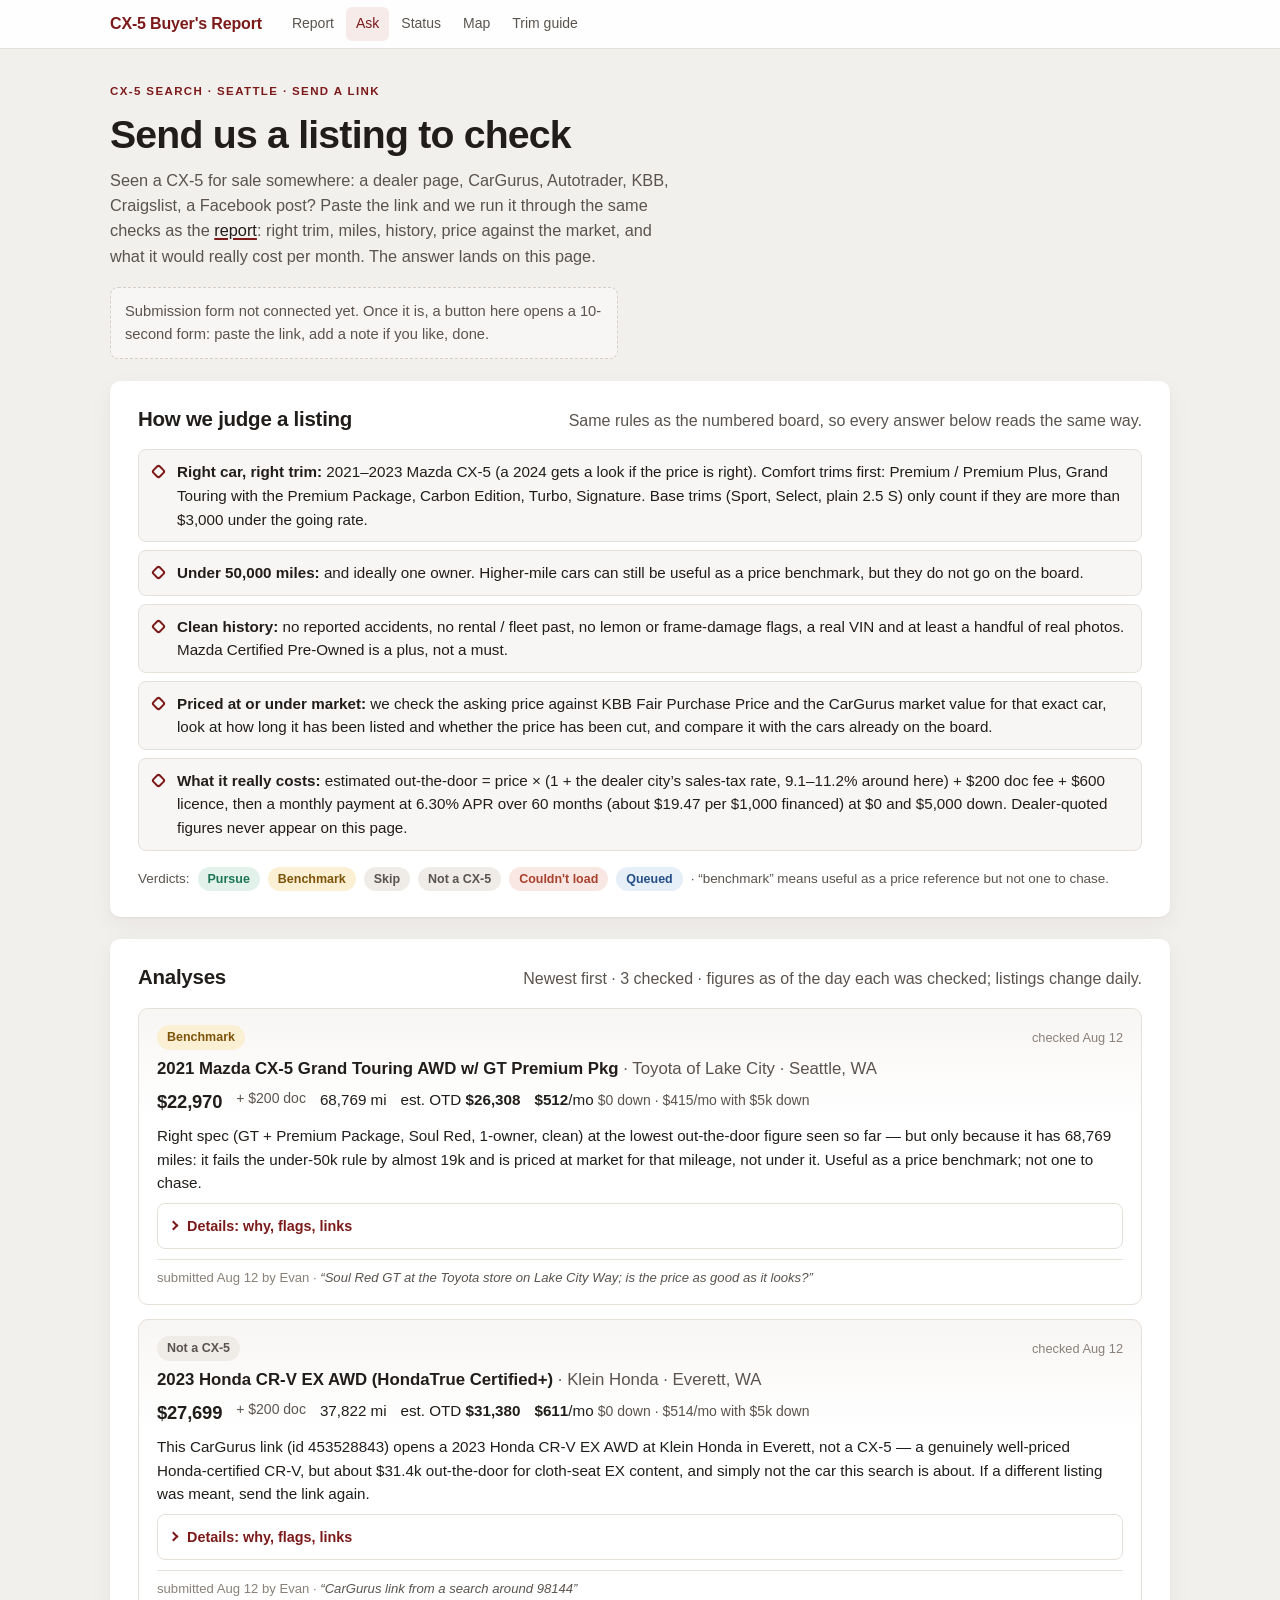
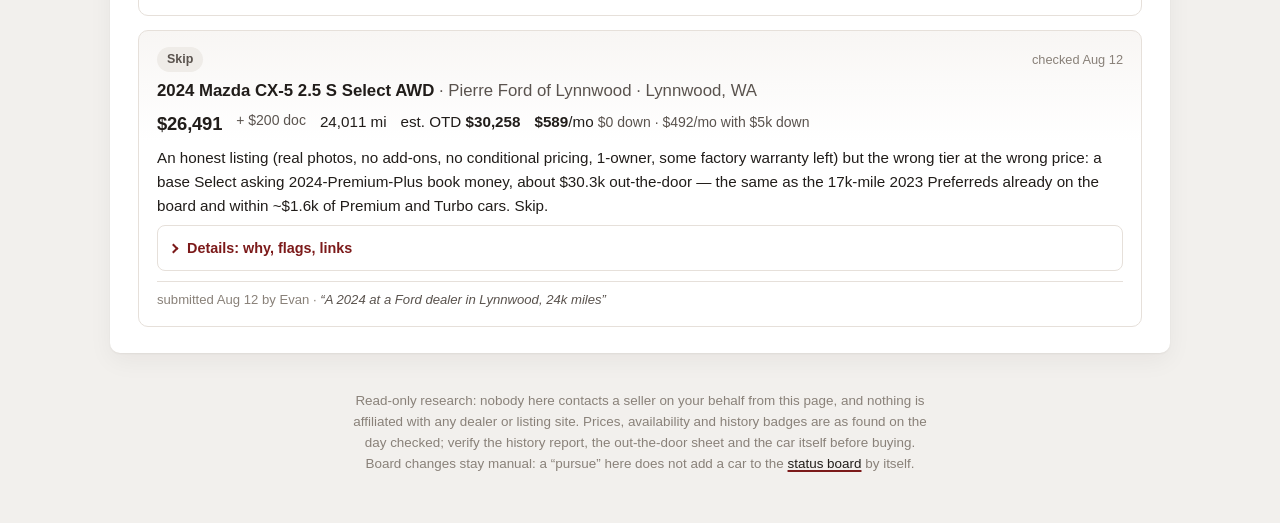
<file: ask.html>
<!doctype html>
<html lang="en">
<head>
<meta charset="utf-8">
<link rel="icon" href="data:image/svg+xml,<svg xmlns=%22http://www.w3.org/2000/svg%22 viewBox=%220 0 100 100%22><text y=%22.9em%22 font-size=%2290%22>&#128663;</text></svg>">
<title>Ask: send a CX-5 listing to check</title>
<meta name="viewport" content="width=device-width, initial-scale=1">
<meta name="robots" content="noindex, nofollow">
<meta name="format-detection" content="telephone=no">
<meta name="color-scheme" content="light">
<meta name="generator" content="tools/build_site.py from data/inbox.json + data/board.json (refreshed 2026-08-14)">
<style>:root {
  color-scheme: light;
  --ground: #f2f0ed;
  --surface: #ffffff;
  --surface-2: #f8f6f4;
  --surface-3: #efece8;
  --ink: #211d1a;
  --ink-2: #5a534e;
  --ink-3: #898179;
  --rule: #e6e0da;
  --rule-2: #d6cec6;
  --accent: #7c1a1a;
  --accent-hover: #621313;
  --accent-soft: #f6ebe9;
  --mark: #a3262a;
  --good: #1a7657;
  --good-soft: #e2f1ea;
  --bad: #a8412d;
  --bad-soft: #f8e7e2;
  --warn: #7d5408;
  --warn-soft: #fbefd4;
  --neutral-soft: #eeeae6;
  --bar-good: #1b8a6b;
  --bar-bad: #c8553d;
  --dot: #b5ada6;
  --y21: #2a78d6;
  --y22: #eb6834;
  --y23: #1baf7a;
  --grid: #ede8e3;
  --shadow: 0 1px 2px rgba(45, 28, 16, .06), 0 8px 24px rgba(45, 28, 16, .05);
  --radius: 10px;
  --font: -apple-system, BlinkMacSystemFont, "Segoe UI", Roboto, "Helvetica Neue", Arial, sans-serif;
  --mono: ui-monospace, SFMono-Regular, Menlo, Consolas, "Liberation Mono", monospace;
}
*, *::before, *::after { box-sizing: border-box; }
html { scroll-behavior: smooth; scroll-padding-top: 64px; -webkit-text-size-adjust: 100%; text-size-adjust: 100%; }
@media (prefers-reduced-motion: reduce) { html { scroll-behavior: auto; } }
body {
  margin: 0; background: var(--ground); color: var(--ink);
  font-family: var(--font); font-size: 16px; line-height: 1.55;
  -webkit-font-smoothing: antialiased; text-rendering: optimizeLegibility;
  overflow-wrap: break-word;
}
.wrap { max-width: 1100px; margin: 0 auto; padding: 0 20px; }
a { color: var(--ink); text-decoration-color: var(--accent); text-decoration-thickness: 1.5px; text-underline-offset: 2px; }
a:hover { color: var(--accent); }
:focus-visible { outline: 2px solid var(--accent); outline-offset: 2px; border-radius: 3px; }
.skip { position: absolute; left: -999px; top: 8px; background: var(--surface); padding: 6px 10px; z-index: 100; }
.skip:focus { left: 8px; }
.muted { color: var(--ink-2); }
.small { font-size: .875rem; }
strong { font-weight: 650; }
h1, h2, h3 { text-wrap: balance; margin: 0; line-height: 1.2; }
p { margin: 0; }
ul { margin: 0; padding-left: 1.2rem; }
li + li { margin-top: .35rem; }
table { font-size: .875rem; border-collapse: collapse; width: 100%; font-variant-numeric: tabular-nums; }
[hidden] { display: none !important; }

/* nav */
.topnav {
  position: sticky; top: 0; z-index: 50;
  background: rgba(255, 255, 255, .92); backdrop-filter: saturate(1.4) blur(8px); -webkit-backdrop-filter: saturate(1.4) blur(8px);
  border-bottom: 1px solid var(--rule);
}
.navwrap { display: flex; align-items: center; gap: 20px; height: 48px; }
.brand { font-weight: 700; letter-spacing: -.01em; text-decoration: none; white-space: nowrap; color: var(--accent); }
.navlinks { position: relative; flex: 1 1 auto; min-width: 0; display: flex; gap: 2px; overflow-x: auto; overflow-y: hidden; scrollbar-width: none; -webkit-overflow-scrolling: touch; overscroll-behavior-x: contain; }
.navlinks::-webkit-scrollbar { display: none; }
.navlinks a {
  display: inline-flex; align-items: center; flex: 0 0 auto;
  text-decoration: none; color: var(--ink-2); font-size: .875rem; padding: 6px 10px; border-radius: 6px; white-space: nowrap;
}
.navlinks a:hover { background: var(--surface-3); color: var(--ink); }
.navlinks a.active { color: var(--accent); background: var(--accent-soft); }

/* masthead */
.masthead { padding-top: 44px; padding-bottom: 34px; }
.eyebrow { text-transform: uppercase; letter-spacing: .12em; font-size: .72rem; font-weight: 650; color: var(--accent); margin-bottom: 10px; }
.masthead h1 { font-size: clamp(1.6rem, 1.05rem + 2.3vw, 2.45rem); font-weight: 750; letter-spacing: -.02em; }
.nb { white-space: nowrap; }
.scope { margin-top: 10px; color: var(--ink-2); font-size: 1.02rem; }
.mast-row { display: flex; flex-wrap: wrap; align-items: center; gap: 12px 18px; margin-top: 18px; }
.pill {
  display: inline-flex; align-items: center; gap: 8px; padding: 6px 12px 6px 10px; border-radius: 999px;
  background: var(--warn-soft); color: var(--warn); font-size: .84rem; font-weight: 600; border: 1px solid #f0dcaa;
}
.pill .dot { flex: 0 0 auto; width: 8px; height: 8px; border-radius: 50%; background: #d4900c; box-shadow: 0 0 0 3px rgba(212, 144, 12, .18); }
.funnel { font-size: .84rem; color: var(--ink-2); font-variant-numeric: tabular-nums; }
.tipline { margin-top: 14px; font-size: .8rem; color: var(--ink-3); }

/* cards / sections */
main.wrap { display: flex; flex-direction: column; gap: 22px; padding-bottom: 12px; }
.card { background: var(--surface); border-radius: var(--radius); box-shadow: var(--shadow); padding: 26px 28px; display: flex; flex-direction: column; gap: 16px; min-width: 0; }
.sec-head { display: flex; flex-wrap: wrap; align-items: baseline; justify-content: space-between; gap: 6px 16px; }
.card h2 { font-size: 1.28rem; font-weight: 700; letter-spacing: -.012em; }
h3.sub { font-size: 1rem; font-weight: 650; margin-top: 6px; }
h3.sub .muted { font-weight: 400; font-size: .875rem; }

/* TL;DR */
.tldr { list-style: none; padding: 0; display: flex; flex-direction: column; gap: 10px; }
.tldr li { margin: 0; padding: 12px 14px 12px 40px; background: var(--surface-2); border: 1px solid var(--rule); border-radius: 8px; position: relative; }
.tldr li::before {
  content: ""; position: absolute; left: 15px; top: 19px; width: 12px; height: 12px; border-radius: 3px; background: var(--accent);
  transform: rotate(45deg); opacity: .9;
}
.tldr li:nth-child(n+2)::before { background: transparent; border: 2px solid var(--accent); }

/* Top 3 */
.picks { display: grid; grid-template-columns: repeat(3, minmax(0, 1fr)); gap: 16px; }
@media screen and (max-width: 860px) { .picks { grid-template-columns: 1fr; } }
.pick { border: 1px solid var(--rule); border-radius: 10px; padding: 18px 18px 16px; display: flex; flex-direction: column; gap: 9px; background: linear-gradient(180deg, var(--surface-2), var(--surface) 120px); min-width: 0; }
.pick-head { display: flex; align-items: center; gap: 8px; flex-wrap: wrap; }
.rank { display: inline-flex; align-items: center; justify-content: center; min-width: 34px; height: 26px; padding: 0 8px; border-radius: 6px; background: var(--accent); color: #fff; font-weight: 700; font-size: .9rem; font-variant-numeric: tabular-nums; }
.rank.sm { min-width: 30px; height: 22px; font-size: .8rem; background: var(--accent-soft); color: var(--accent); }
.pick-tag { font-size: .75rem; text-transform: uppercase; letter-spacing: .08em; font-weight: 650; color: var(--ink-2); margin-right: auto; }
.pick h3 { font-size: 1.06rem; font-weight: 650; }
.price { font-size: 2rem; font-weight: 750; letter-spacing: -.02em; line-height: 1.05; font-variant-numeric: tabular-nums; }
.pick-meta { font-size: .9rem; color: var(--ink-2); }
.pick-badges { display: flex; flex-wrap: wrap; gap: 6px; }
.monthly { font-size: .95rem; padding: 8px 10px; background: var(--surface-2); border-radius: 7px; border: 1px solid var(--rule); }
.why { font-size: .9rem; color: var(--ink-2); flex: 1; }
.runner { margin-top: 2px; }
.btn {
  display: inline-flex; align-items: center; justify-content: center; gap: 6px; align-self: flex-start;
  background: var(--accent); color: #fff; border: 1px solid var(--accent); border-radius: 7px; padding: 8px 14px; min-height: 36px;
  font: inherit; font-size: .9rem; font-weight: 600; text-decoration: none; cursor: pointer; line-height: 1.2;
  -webkit-tap-highlight-color: rgba(124, 26, 26, .15);
}
.btn:hover { background: var(--accent-hover); color: #fff; }
.btn.ghost { background: var(--surface); color: var(--accent); }
.btn.ghost:hover { background: var(--accent-soft); }
.btn.block { display: flex; align-self: stretch; width: 100%; min-height: 46px; font-size: .95rem; }

/* badges */
.badge { display: inline-flex; align-items: center; padding: 2px 8px; border-radius: 999px; font-size: .75rem; font-weight: 600; line-height: 1.5; white-space: nowrap; background: var(--neutral-soft); color: var(--ink-2); }
.badge.plain { background: var(--surface-3); color: var(--ink-2); }
.badge.cpo { background: var(--accent-soft); color: var(--accent); }
.badge.deal.great { background: var(--good-soft); color: var(--good); }
.badge.deal.good { background: #e6eef8; color: #244f86; }
.badge.deal.nohaggle { background: var(--warn-soft); color: var(--warn); }
.badge.warn { background: var(--warn-soft); color: var(--warn); }
.badge.status.ok { background: var(--good-soft); color: var(--good); }
.badge.status.blocked { background: var(--bad-soft); color: var(--bad); }
.badge.status.fallback { background: var(--warn-soft); color: var(--warn); }
.badge.src { border-radius: 5px; font-weight: 650; letter-spacing: .01em; }
.src-cargurus { background: #dff1f3; color: #0b5563; }
.src-kbb { background: #e6e8f8; color: #2c3990; }
.src-carscom { background: #f1e5f5; color: #6a2c80; }
.src-carmax { background: #fcefcf; color: #74510a; }
.src-carvana { background: #dff0fa; color: #0a5883; }
.src-truecar { background: #e3f3e6; color: #1d6a3a; }
.src-iseecars { background: #fbe8dc; color: #87400e; }
.src-craigslist { background: #ede8f7; color: #4a2f92; }
.src-autotempest, .src-carsoup, .src-autobytel { background: #ecebe8; color: #4a443f; }

/* tables */
.scroll { overflow-x: auto; border: 1px solid var(--rule); border-radius: 8px; background: var(--surface); -webkit-overflow-scrolling: touch; }
.scroll-hint { display: none; font-size: .75rem; color: var(--ink-3); text-align: right; margin: -8px 2px -10px; letter-spacing: .02em; }
table.data th, table.data td { padding: 9px 12px; text-align: left; vertical-align: top; border-bottom: 1px solid var(--rule); }
table.data tbody tr:last-child td, table.data tbody tr:last-child th { border-bottom: 0; }
table.data thead th { background: var(--surface-2); font-size: .75rem; text-transform: uppercase; letter-spacing: .06em; color: var(--ink-2); font-weight: 650; white-space: nowrap; position: relative; }
table.data tbody tr:hover td { background: #fbfaf8; }
table.data .num { text-align: right; white-space: nowrap; }
table.data td.note { min-width: 220px; color: var(--ink-2); }
table.data td.note strong { color: var(--ink); }
table.data tr.hl td { background: #fdf8ef; }
table.compact { width: auto; min-width: 60%; }
table.compact th[scope=row] { font-weight: 650; white-space: nowrap; background: transparent; text-transform: none; letter-spacing: 0; font-size: inherit; color: var(--ink); }
tr.delta-row td, tr.delta-row th { background: var(--surface-2) !important; }
.good-t { color: var(--good); font-weight: 600; }
.bad-t { color: var(--bad); font-weight: 600; }
.tlink { font-weight: 600; font-size: .82rem; text-decoration: none; border: 1px solid var(--rule-2); padding: 3px 9px; border-radius: 6px; display: inline-block; white-space: nowrap; }
.tlink:hover { border-color: var(--accent); background: var(--accent-soft); }
.scroll.fit { width: -moz-fit-content; width: fit-content; max-width: 100%; }
/* the 12-column shortlist table gets a compact treatment and may break out of the 1100px column on wide screens */
#shortlist { align-self: center; width: min(1230px, calc(100vw - 56px)); }
@media (max-width: 1160px) { #shortlist { width: 100%; } }
#shortlist-table { font-size: .8125rem; }
#shortlist-table th, #shortlist-table td { padding: 8px 8px; }
#shortlist-table thead th { letter-spacing: .04em; }
#shortlist-table td:nth-child(4) { min-width: 96px; }
#shortlist-table td:nth-child(7) { min-width: 118px; }
#shortlist-table td.note { min-width: 160px; }
#shortlist-table .delta { color: var(--ink-2); margin-top: 3px; white-space: nowrap; font-size: .75rem; }
#shortlist-table .also { color: var(--ink-3); margin-top: 3px; font-size: .72rem; line-height: 1.3; }
.badge.wrapok { white-space: normal; text-align: center; line-height: 1.25; padding-top: 3px; padding-bottom: 3px; }

.badge.status-active { background: #1e7d46; color: #fff; }
.badge.status-sold { background: #8a8790; color: #fff; }
tr:has(.status-sold) td { opacity: .55; }
tr:has(.status-sold) td:nth-child(2) { opacity: 1; }
#shortlist-table { font-size: .85em; }
#shortlist-table th, #shortlist-table td { padding-right: 12px; }
#shortlist-table td.note { min-width: 260px; }
/* sortable headers */
.sortable th button { all: unset; cursor: pointer; display: inline-flex; align-items: center; gap: 6px; }
.sortable th button:focus-visible { outline: 2px solid var(--accent); outline-offset: 2px; border-radius: 3px; }
.sortable th .si { width: 0; height: 0; border-left: 4px solid transparent; border-right: 4px solid transparent; border-top: 5px solid var(--rule-2); opacity: .9; }
.sortable th[aria-sort=ascending] .si { border-top: 0; border-bottom: 5px solid var(--accent); }
.sortable th[aria-sort=descending] .si { border-top: 5px solid var(--accent); }
.sortable th[data-nosort] .si { display: none; }
.sortable th[data-nosort] button { cursor: default; }
.dq { border-top: 1px solid var(--rule); padding-top: 12px; }

/* shortlist: card presentation (phones + print); the table is the desktop presentation */
.sl-card-view { display: none; flex-direction: column; gap: 12px; }
.sl-tools { display: none; align-items: center; gap: 12px; }
.js .sl-tools { display: flex; }
.sl-tools label { flex: 0 0 auto; font-size: .75rem; text-transform: uppercase; letter-spacing: .06em; color: var(--ink-2); font-weight: 650; }
.selwrap { position: relative; flex: 1 1 auto; min-width: 0; display: flex; }
.selwrap::after {
  content: ""; position: absolute; right: 16px; top: 50%; width: 8px; height: 8px; pointer-events: none;
  border-right: 2px solid var(--accent); border-bottom: 2px solid var(--accent); transform: translateY(-70%) rotate(45deg);
}
.select {
  -webkit-appearance: none; appearance: none; width: 100%; font: inherit; font-size: 1rem; color: var(--ink); min-height: 44px;
  padding: 8px 38px 8px 12px; border: 1px solid var(--rule-2); border-radius: 8px; background: var(--surface);
}
.select:focus { outline: none; border-color: var(--accent); box-shadow: 0 0 0 3px rgba(124, 26, 26, .12); }
.sl-cards { display: flex; flex-direction: column; gap: 12px; }
.slc { border: 1px solid var(--rule); border-radius: 10px; padding: 14px 14px 14px; display: flex; flex-direction: column; gap: 9px; background: linear-gradient(180deg, var(--surface-2), var(--surface) 90px); min-width: 0; }
.slc-head { display: flex; align-items: flex-start; gap: 10px; }
.slc-head .rank { flex: 0 0 auto; margin-top: 1px; }
.slc-title { flex: 1 1 auto; min-width: 0; font-size: 1.02rem; font-weight: 650; line-height: 1.3; text-wrap: pretty; }
.slc-title .yr { color: var(--ink-2); font-weight: 600; font-variant-numeric: tabular-nums; }
.slc-head .badge.src { flex: 0 0 auto; margin-top: 3px; }
.slc-price { display: flex; align-items: baseline; flex-wrap: wrap; gap: 4px 14px; font-variant-numeric: tabular-nums; }
.slc-price .p { font-size: 1.6rem; font-weight: 750; letter-spacing: -.02em; line-height: 1.05; }
.slc-price .mo { font-size: 1rem; color: var(--ink); }
.slc-price .mo strong { font-size: 1.1rem; color: var(--accent); font-weight: 700; }
.slc-price .mo .muted { font-size: .8rem; }
.slc-meta { font-size: .9rem; color: var(--ink-2); }
.slc-facts { display: grid; grid-template-columns: repeat(2, minmax(0, 1fr)); gap: 8px 12px; margin: 0; padding: 9px 10px; background: var(--surface-2); border: 1px solid var(--rule); border-radius: 8px; }
.slc-facts > div { display: flex; flex-direction: column; gap: 2px; min-width: 0; }
.slc-facts dt { font-size: .68rem; text-transform: uppercase; letter-spacing: .06em; color: var(--ink-3); font-weight: 650; }
.slc-facts dd { margin: 0; font-size: .86rem; display: flex; flex-wrap: wrap; align-items: center; gap: 4px 6px; }
.slc-facts .delta { color: var(--ink-2); font-size: .8rem; white-space: nowrap; }
.slc-facts .also { flex: 0 0 100%; color: var(--ink-2); font-size: .8rem; }
.slc-note { font-size: .9rem; color: var(--ink-2); }
.slc-note strong { color: var(--ink); }

/* charts */
.chart-wrap { overflow-x: auto; border: 1px solid var(--rule); border-radius: 8px; background: var(--surface); padding: 8px; }
svg.chart { display: block; width: 100%; height: auto; font-family: var(--font); -webkit-tap-highlight-color: transparent; }
svg.chart.m { display: none; }
svg.chart .plot-bg { fill: #fdfcfb; }
svg.chart .grid { stroke: var(--grid); stroke-width: 1; }
svg.chart .grid-v { stroke: #f3efeb; }
svg.chart .grid-minor { stroke: #f5f2ee; stroke-width: 1; }
svg.chart .axis { stroke: var(--rule-2); stroke-width: 1; }
svg.chart .tick { font-size: 13px; fill: var(--ink-3); font-variant-numeric: tabular-nums; }
svg.chart .axis-title { font-size: 13.5px; fill: var(--ink-2); font-weight: 600; }
svg.chart .axis-note { font-size: 12.5px; fill: var(--ink-3); }
svg.chart .pt circle, svg.chart .pt path { fill: var(--dot); stroke: #fff; stroke-width: 1.2px; opacity: .9; transition: fill .2s; }
svg.chart.tinted .pt.y2021:not(.sl) circle { fill: var(--y21); opacity: .7; }
svg.chart.tinted .pt.y2022:not(.sl) path { fill: var(--y22); opacity: .7; }
svg.chart.tinted .pt.y2023:not(.sl) path { fill: var(--y23); opacity: .75; }
svg.chart .pt.sl circle, svg.chart .pt.sl path { fill: var(--mark); stroke: #fff; stroke-width: 1.8px; opacity: 1; }
svg.chart .pt.hot circle, svg.chart .pt.hot path { stroke: var(--ink); stroke-width: 2px; opacity: 1; }
svg.chart .pt-label { font-size: 12.5px; font-weight: 700; fill: var(--ink); paint-order: stroke; stroke: #fff; stroke-width: 3px; stroke-linejoin: round; font-variant-numeric: tabular-nums; }
svg.chart .pt.sl.gone circle, svg.chart .pt.sl.gone path { fill: var(--surface); stroke: var(--ink-3); stroke-width: 1.6px; stroke-dasharray: 3 2; opacity: .9; }
svg.chart .pt-label.gone { fill: var(--ink-3); font-weight: 600; }
.lg.gonemark circle { fill: var(--surface); stroke: var(--ink-3); stroke-width: 1.4; stroke-dasharray: 2 1.5; }
.pick.sold { opacity: .62; background: var(--surface-2); }
.pick.sold .price s { color: var(--ink-3); }
.pick.sold .btn[aria-disabled] { pointer-events: none; opacity: .6; cursor: default; }
.removed { border-top: 1px solid var(--rule); padding-top: 10px; margin-top: 4px; }
.pick .price .small { font-size: .45em; font-weight: 500; letter-spacing: 0; margin-left: 4px; }
#shortlist-table td.num .badge.plain, .slc-price .badge.plain, #newfinds .badge.plain { font-size: .66rem; padding: 1px 6px; vertical-align: 2px; }
#shortlist-table td.num .delta { white-space: normal; line-height: 1.3; }
#newfinds .badge.warn { font-size: .66rem; margin-left: 4px; vertical-align: 2px; }
#watchlist h3.sub { margin-top: 18px; }
#watchlist h3.sub:first-of-type { margin-top: 4px; }
#watchlist .badge.plain { font-size: .66rem; padding: 1px 6px; vertical-align: 2px; }
table.watch td:first-child { min-width: 190px; }
table.watch td:nth-child(2) { min-width: 130px; }
table.watch td.note { min-width: 260px; }
table.watch-detail td.note { min-width: 320px; }
table.watch-detail td.note .hist { color: var(--ink-3); margin-bottom: 3px; }
ul.flags { margin: 4px 0 0; padding-left: 1.1em; color: var(--warn); }
ul.flags li { margin: 1px 0; }
svg.chart .row-label { font-size: 13px; fill: var(--ink); }
svg.chart .row-year { fill: var(--ink-3); font-variant-numeric: tabular-nums; }
svg.chart .bar-good { fill: var(--bar-good); }
svg.chart .bar-bad { fill: var(--bar-bad); }
svg.chart .bar-val { font-size: 12.5px; fill: var(--ink-2); font-variant-numeric: tabular-nums; font-weight: 600; }
svg.chart .bar-val.neg { fill: var(--good); }
svg.chart .bar-val.pos { fill: var(--bad); }
svg.chart .row-hit { fill: transparent; }
svg.chart .bar-row:hover .row-hit, svg.chart .bar-row.hot .row-hit { fill: #f7f4f0; }
/* portrait tablets scale the 900-unit desktop charts to ~650px: bump type there so it stays around 10-11px effective */
@media screen and (min-width: 760px) and (max-width: 1023px) {
  svg.chart.d .tick, svg.chart.d .axis-title { font-size: 15px; }
  svg.chart.d .axis-note, svg.chart.d .row-label, svg.chart.d .bar-val { font-size: 14px; }
  svg.chart.d .pt-label { font-size: 14.5px; stroke-width: 3.5px; }
}
/* phone variants carry larger type so labels stay legible when the viewBox is scaled to ~300px */
svg.chart.m .tick { font-size: 13.5px; }
svg.chart.m .axis-title { font-size: 13.5px; }
svg.chart.m .axis-note { font-size: 13px; }
svg.chart.m .pt-label { font-size: 14px; stroke-width: 3.5px; }
svg.chart.m .row-label { font-size: 14px; }
svg.chart.m .bar-val { font-size: 13.5px; }
.legend { display: flex; flex-wrap: wrap; align-items: center; gap: 8px 16px; font-size: .84rem; color: var(--ink-2); }
.lg-item { display: inline-flex; align-items: center; gap: 6px; white-space: nowrap; }
.lg { width: 14px; height: 14px; flex: 0 0 auto; }
.lg circle, .lg path { fill: var(--dot); stroke: #fff; stroke-width: 1; }
.legend.tinted .lg.y2021 circle { fill: var(--y21); }
.legend.tinted .lg.y2022 path { fill: var(--y22); }
.legend.tinted .lg.y2023 path { fill: var(--y23); }
.lg.slmark circle { fill: var(--mark); }
.lg-sep { width: 1px; height: 16px; background: var(--rule-2); }
.toggle { margin-left: auto; display: none; align-items: center; gap: 6px; cursor: pointer; user-select: none; -webkit-user-select: none; }
.js .toggle { display: inline-flex; }
.toggle input { accent-color: var(--accent); width: 15px; height: 15px; margin: 0; }
.caption { font-size: .875rem; color: var(--ink-2); max-width: 80ch; }
.tip {
  position: fixed; z-index: 80; pointer-events: none; max-width: 280px;
  background: #231e1b; color: #fff; font-size: .8rem; line-height: 1.4; padding: 8px 10px; border-radius: 7px;
  box-shadow: 0 6px 20px rgba(0, 0, 0, .18);
}
.tip b { font-weight: 650; }
.tip .t2 { color: #d9d1ca; }

/* trims */
.footnotes { display: flex; flex-direction: column; gap: 4px; }
.soft li, .nh li, .rules li { margin-top: .45rem; }

/* cost */
.assump { display: grid; grid-template-columns: repeat(2, minmax(0, 1fr)); gap: 1px; margin: 0; background: var(--rule); border: 1px solid var(--rule); border-radius: 8px; overflow: hidden; }
@media (max-width: 720px) { .assump { grid-template-columns: 1fr; } }
.assump > div { background: var(--surface-2); padding: 9px 12px; display: flex; gap: 12px; min-width: 0; }
.assump dt { flex: 0 0 128px; font-size: .75rem; text-transform: uppercase; letter-spacing: .06em; color: var(--ink-2); font-weight: 650; padding-top: 2px; }
.assump dd { margin: 0; font-size: .9rem; font-variant-numeric: tabular-nums; min-width: 0; }
.taxnote { margin: -6px 0 0; }
.thumb { padding: 10px 14px; background: var(--accent-soft); border-radius: 8px; color: var(--accent); font-weight: 600; font-size: .95rem; }
.calc { border: 1px solid var(--rule); border-radius: 10px; padding: 18px; background: var(--surface-2); display: flex; flex-direction: column; gap: 12px; }
.calc h3.sub { margin-top: 0; }
.calc-grid { display: none; grid-template-columns: repeat(4, minmax(0, 1fr)); gap: 12px; }
.js .calc-grid { display: grid; }
@media (max-width: 760px) { .calc-grid { grid-template-columns: repeat(2, minmax(0, 1fr)); } }
.calc-grid label { display: flex; flex-direction: column; gap: 5px; font-size: .78rem; text-transform: uppercase; letter-spacing: .06em; color: var(--ink-2); font-weight: 650; min-width: 0; }
.inwrap { display: flex; align-items: center; background: var(--surface); border: 1px solid var(--rule-2); border-radius: 7px; overflow: hidden; min-height: 44px; }
.inwrap:focus-within { border-color: var(--accent); box-shadow: 0 0 0 3px rgba(124, 26, 26, .12); }
.inwrap .pre, .inwrap .post { padding: 0 9px; color: var(--ink-3); font-size: .9rem; text-transform: none; letter-spacing: 0; font-weight: 500; }
.inwrap input { all: unset; flex: 1; min-width: 0; padding: 9px 8px; font-size: 1rem; color: var(--ink); font-variant-numeric: tabular-nums; text-transform: none; letter-spacing: 0; font-weight: 500; }
.calc-out { display: grid; grid-template-columns: repeat(5, minmax(0, 1fr)); gap: 10px; }
@media (max-width: 860px) { .calc-out { grid-template-columns: repeat(2, minmax(0, 1fr)); } .calc-out .em { grid-column: 1 / -1; order: -1; } }
.calc-out > div { background: var(--surface); border: 1px solid var(--rule); border-radius: 8px; padding: 10px 12px; display: flex; flex-direction: column; gap: 2px; min-width: 0; }
.calc-out .k { font-size: .72rem; text-transform: uppercase; letter-spacing: .06em; color: var(--ink-2); font-weight: 650; }
.calc-out .v { font-size: 1.25rem; font-weight: 700; letter-spacing: -.01em; font-variant-numeric: tabular-nums; }
.calc-out .em { border-color: #e7c9c4; background: #fffaf9; }
.calc-out .em .v { color: var(--accent); font-size: 1.45rem; }
.calc-example { font-size: .84rem; color: var(--ink-2); padding: 8px 10px; border: 1px dashed var(--rule-2); border-radius: 7px; background: var(--surface); font-variant-numeric: tabular-nums; }
.calc-example strong { color: var(--ink); }

/* email */
blockquote.email { margin: 0; padding: 16px 18px; background: var(--surface-2); border: 1px solid var(--rule); border-radius: 8px; font-size: .95rem; line-height: 1.6; white-space: pre-wrap; }
textarea.email-ta {
  display: block; width: 100%; min-height: 15rem; margin: 0; padding: 14px 16px; resize: vertical;
  font: inherit; font-size: 1rem; line-height: 1.55; color: var(--ink); background: #fffef8; border: 2px solid var(--accent); border-radius: 8px;
}
#copy-btn { display: none; min-height: 40px; }
.js #copy-btn { display: inline-flex; }
.copy-status { font-size: .84rem; color: var(--ink-2); }
.recall { padding: 10px 14px; border: 1px solid var(--rule); border-radius: 8px; background: var(--surface-2); font-size: .92rem; }
.foot { display: flex; flex-direction: column; gap: 2px; }

.footer { padding-top: 26px; padding-bottom: 48px; color: var(--ink-3); font-size: .84rem; text-align: center; }
.footer p { max-width: 78ch; margin: 0 auto; }

/* touch screens of any size get 44px targets in the chrome */
@media screen and (pointer: coarse) {
  .navlinks a, .btn, #copy-btn { min-height: 44px; }
  .tlink { padding: 9px 12px; }
  .toggle { min-height: 40px; }
}

/* ---------- phones & small tablets (screen only, so print keeps the desktop presentation) ---------- */
@media screen and (max-width: 759px) {
  .navwrap { height: 52px; gap: 10px; }
  .navlinks { gap: 4px; padding: 0 2px; -webkit-mask-image: linear-gradient(to right, #000 calc(100% - 28px), transparent); mask-image: linear-gradient(to right, #000 calc(100% - 28px), transparent); }
  .navlinks::after { content: ""; flex: 0 0 22px; }
  .navlinks a { min-height: 44px; padding: 0 1px; border-radius: 999px; }
  .navlinks a > span { display: inline-flex; align-items: center; height: 32px; padding: 0 12px; border: 1px solid var(--rule-2); border-radius: 999px; background: var(--surface); color: var(--ink); font-size: .86rem; font-weight: 550; }
  /* let long numeric headers wrap so the name column keeps its width inside the side-scrolling tables */
  table.data thead th, table.data thead th.num { white-space: normal; line-height: 1.3; vertical-align: bottom; }
  #trim-table td:nth-child(2) { min-width: 118px; }
  #cost-table td:nth-child(2) { min-width: 150px; }
  #trim-table thead th.num, #cost-table thead th.num { min-width: 64px; }
  .navlinks a:hover { background: transparent; }
  .navlinks a.active { background: transparent; }
  .navlinks a.active > span { background: var(--accent); border-color: var(--accent); color: #fff; }
  /* shortlist as cards */
  .sl-table-view { display: none; }
  .sl-card-view { display: flex; }
  #shortlist .sec-head p { display: none; }
  /* phone chart variants */
  svg.chart.d { display: none; }
  svg.chart.m { display: block; max-width: 540px; margin: 0 auto; }
  .chart-wrap { padding: 4px; }
  .legend { gap: 8px 14px; }
  .toggle { margin-left: 0; min-height: 40px; }
  .scroll-hint { display: block; }
  .btn { min-height: 44px; }
  .pick .btn { align-self: stretch; width: 100%; min-height: 46px; }
  #copy-btn { min-height: 44px; padding: 8px 18px; }
  .calc-out .v { font-size: 1.15rem; }
  table.data td.note { min-width: 180px; }
}
@media screen and (max-width: 600px) {
  .wrap { padding: 0 12px; }
  .card { padding: 18px 16px; }
  .masthead { padding-top: 30px; padding-bottom: 26px; }
  .brand { display: none; }
  table.data th, table.data td { padding: 8px 9px; }
  .assump dt { flex-basis: 104px; }
  .calc { padding: 14px; }
}
@media screen and (max-width: 479px) {
  .calc-grid { grid-template-columns: 1fr; }
  .slc-price .p { font-size: 1.5rem; }
}

/* ---------- print / PDF ---------- */
@page { size: letter portrait; margin: 0.5in 0.45in; }
@media print {
  :root { --shadow: none; }
  html { scroll-padding-top: 0; }
  body { background: #fff; font-size: 10.5pt; }
  .topnav, .skip, .tipline, .sl-tools, .scroll-hint, .calc-grid, #copy-btn, .copy-status, .toggle, .tip, textarea.email-ta { display: none !important; }
  blockquote.email { display: block !important; }
  .wrap { max-width: none; padding: 0; }
  main.wrap { gap: 18px; }
  .masthead { padding-top: 0; padding-bottom: 14px; }
  .masthead h1 { font-size: 1.85rem; }
  .mast-row { margin-top: 12px; }
  /* sections become ruled headings instead of boxes, so a section that starts at a page foot never leaves an empty frame behind */
  .card { box-shadow: none; border: 0; border-radius: 0; background: transparent; break-inside: auto; padding: 0; gap: 10px; }
  .card > h2, .card > .sec-head { border-top: 1.5px solid #cfc7bf; padding-top: 10px; }
  .tldr { gap: 6px; }
  .tldr li { padding: 8px 12px 8px 34px; }
  .tldr li::before { top: 13px; left: 12px; }
  #shortlist { width: 100%; }
  .pick, .slc, tr, .assump > div, .chart-wrap, blockquote.email, .calc, .calc-out, .tldr li, .thumb, .recall { break-inside: avoid; page-break-inside: avoid; }
  table.data { break-inside: auto; }
  thead { display: table-header-group; }
  .scroll, .chart-wrap { overflow: visible; border-color: #ddd; }
  .scroll.fit { width: auto; }
  table.data thead th, table.data thead th.num { white-space: normal; line-height: 1.3; vertical-align: bottom; }
  table.data th, table.data td { padding: 6px 8px; }
  #trim-table td:nth-child(2) { min-width: 150px; }
  #cost-table td:nth-child(2) { min-width: 190px; }
  svg.chart.d { display: block; }
  svg.chart.m { display: none; }
  /* top 3: one compact two-column card per pick so each can break onto the next page on its own */
  .picks { grid-template-columns: 1fr; gap: 10px; }
  .pick { display: grid; grid-template-columns: minmax(0, 1fr) minmax(0, 1.35fr); column-gap: 18px; row-gap: 4px; align-items: start; padding: 10px 12px; background: #fff; }
  .monthly { padding: 5px 8px; }
  .pick > * { grid-column: 1; }
  .pick .why { grid-column: 2; grid-row: 1 / span 5; font-size: .86rem; }
  .pick .btn { grid-column: 2; grid-row: 6; justify-self: start; align-self: end; }
  .price { font-size: 1.5rem; }
  /* shortlist as two-up cards (the 12-column table clips on Letter) */
  .sl-table-view { display: none; }
  .sl-card-view { display: block; }
  .sl-cards { display: grid; grid-template-columns: repeat(2, minmax(0, 1fr)); gap: 10px; }
  .slc { padding: 10px 12px; gap: 6px; background: #fff; }
  .slc-title { font-size: .98rem; }
  .slc-price .p { font-size: 1.3rem; }
  .slc-price .mo strong { font-size: 1rem; }
  .slc-facts { grid-template-columns: minmax(0, 1.3fr) minmax(0, .9fr) minmax(0, .8fr) minmax(0, 1.4fr); padding: 6px 8px; gap: 4px 10px; background: #fafafa; }
  .slc-facts dd { font-size: .8rem; }
  .slc-note { font-size: .82rem; }
  a.btn, a.btn.block { background: none; color: var(--accent); border-color: #ccc; min-height: 0; padding: 5px 10px; font-size: .84rem; }
  a.btn.block { display: inline-flex; width: auto; align-self: flex-start; }
  a[href^="http"]::after { content: none; }
  h2, h3, .sec-head, .scroll-hint, .legend { break-after: avoid; page-break-after: avoid; }
  .calc { padding: 12px 14px; gap: 8px; background: #fafafa; }
  .calc-out { grid-template-columns: repeat(5, minmax(0, 1fr)); gap: 8px; }
  .calc-out .em { grid-column: auto; order: 0; }
  .calc-out > div { padding: 7px 9px; }
  .calc-out .v { font-size: 1.02rem; }
  .calc-out .em .v { font-size: 1.12rem; }
  .caption { max-width: none; }
  .taxnote { font-size: .8rem; line-height: 1.35; margin-top: -4px; }
  .assump > div { padding: 7px 10px; }
  .footer p { font-size: .78rem; }
}
/* generated-page additions (Aug 12): basis badges, cost-table sub-lines, changelog, benchmark rows, 6-input calculator */
.badge.deal.fair { background: var(--surface-3); color: var(--ink-2); }
.badge.status-benchmark, .src-autotrader { background: #e3ecf8; color: #234e91; }
.badge.basis { font-size: .66rem; padding: 1px 6px; vertical-align: 1px; }
.badge.basis.quoted { background: var(--good-soft); color: var(--good); }
.badge.basis.est { background: var(--surface-3); color: var(--ink-2); }
#cost-table td .sub, #compare-table td .sub { display: block; font-size: .74rem; color: var(--ink-3); font-weight: 400; white-space: normal; line-height: 1.3; }
#cost-table tr.bench td { background: var(--surface-2); color: var(--ink-2); }
.rulenote { font-size: .8rem; color: var(--ink-3); margin: 0; }
.changes { margin: 0; padding-left: 1.1em; display: flex; flex-direction: column; gap: 6px; font-size: .92rem; }
.changes .when { font-weight: 650; color: var(--ink); }
.downloads { font-size: .84rem; color: var(--ink-2); margin: 6px 0 0; }
.downloads a { font-weight: 600; }
.js .calc-grid { grid-template-columns: repeat(3, minmax(0, 1fr)); }
@media (max-width: 760px) { .js .calc-grid { grid-template-columns: repeat(2, minmax(0, 1fr)); } }
@media (max-width: 430px) { .js .calc-grid { grid-template-columns: 1fr; } }
@media print { .downloads { display: none !important; } }
/* Ask page entry point (Aug 12): masthead link on the report; the page itself adds tools/assets/ask.css */
.askline { margin: 10px 0 0; font-size: .92rem; }
.askline a { display: inline-flex; align-items: center; gap: 6px; flex-wrap: wrap; padding: 9px 14px; border-radius: 8px; background: var(--accent-soft); border: 1px solid #e8cfcb; color: var(--accent); text-decoration: none; line-height: 1.3; }
.askline a strong { color: var(--ink); font-weight: 650; }
.askline a:hover { background: #f1dfdc; }
@media screen and (pointer: coarse) { .askline a { min-height: 44px; } }
@media print { .askline { display: none !important; } }

/* ask.html additions on top of report.css: submit box, judging rules, analysis cards */
.ask-mast { padding-top: 34px; padding-bottom: 22px; }
.ask-mast .scope { max-width: 62ch; }
.ask-cta { margin-top: 18px; display: flex; flex-direction: column; gap: 8px; align-items: flex-start; }
.ask-cta .btn { min-height: 52px; padding: 12px 20px; font-size: 1.02rem; border-radius: 9px; }
.ask-cta .btn .sub { font-weight: 400; opacity: .9; }
.ask-cta .eta { font-size: .9rem; color: var(--ink-2); }
.notconn { margin-top: 18px; padding: 12px 14px; border: 1px dashed var(--rule-2); border-radius: 8px; background: var(--surface-2); color: var(--ink-2); font-size: .92rem; max-width: 62ch; }
ul.judge { list-style: none; padding: 0; display: flex; flex-direction: column; gap: 8px; }
ul.judge li { margin: 0; padding: 10px 12px 10px 38px; background: var(--surface-2); border: 1px solid var(--rule); border-radius: 8px; position: relative; font-size: .95rem; }
ul.judge li::before { content: ""; position: absolute; left: 14px; top: 16px; width: 11px; height: 11px; border-radius: 3px; border: 2px solid var(--accent); transform: rotate(45deg); }
ul.judge li strong { color: var(--ink); }
.legend-v { display: flex; flex-wrap: wrap; gap: 6px 8px; align-items: center; font-size: .84rem; color: var(--ink-2); }

/* verdict / status badges */
.badge.vd { font-size: .78rem; padding: 3px 10px; }
.badge.vd-pursue { background: var(--good-soft); color: var(--good); }
.badge.vd-benchmark { background: var(--warn-soft); color: var(--warn); }
.badge.vd-skip, .badge.vd-notcx5 { background: var(--surface-3); color: var(--ink-2); }
.badge.vd-couldntload, .badge.vd-error { background: var(--bad-soft); color: var(--bad); }
.badge.vd-queued { background: #e6eef8; color: #244f86; }
.badge.vd-analyzing { background: var(--accent-soft); color: var(--accent); }

/* analysis cards */
.inbox-list { display: flex; flex-direction: column; gap: 14px; }
.ib { border: 1px solid var(--rule); border-radius: 10px; padding: 16px 18px; display: flex; flex-direction: column; gap: 8px; background: linear-gradient(180deg, var(--surface-2), var(--surface) 110px); min-width: 0; }
.ib.is-pursue { border-color: #b9dccb; }
.ib.is-queued, .ib.is-analyzing { background: var(--surface-2); border-style: dashed; }
.ib-head { display: flex; align-items: center; gap: 8px; flex-wrap: wrap; }
.ib-head .when { margin-left: auto; font-size: .8rem; color: var(--ink-3); }
.ib-title { font-size: 1.05rem; font-weight: 650; line-height: 1.3; }
.ib-title .sub { font-weight: 400; color: var(--ink-2); }
.ib-facts { display: flex; flex-wrap: wrap; gap: 4px 14px; font-size: .95rem; font-variant-numeric: tabular-nums; }
.ib-facts .p { font-weight: 700; font-size: 1.15rem; letter-spacing: -.01em; }
.ib-facts .mo strong { font-weight: 700; }
.ib-one { font-size: .95rem; }
.ib-url { font-size: .84rem; color: var(--ink-2); word-break: break-all; }
.ib-foot { font-size: .82rem; color: var(--ink-3); border-top: 1px solid var(--rule); padding-top: 8px; margin-top: 2px; }
.ib-foot q { color: var(--ink-2); font-style: italic; }
details.ib-more { border: 1px solid var(--rule); border-radius: 8px; background: var(--surface); }
details.ib-more > summary { cursor: pointer; list-style: none; padding: 10px 12px; font-size: .9rem; font-weight: 600; color: var(--accent); display: flex; align-items: center; gap: 8px; min-height: 44px; -webkit-tap-highlight-color: rgba(124, 26, 26, .12); }
details.ib-more > summary::-webkit-details-marker { display: none; }
details.ib-more > summary::before { content: ""; width: 7px; height: 7px; border-right: 2px solid currentColor; border-bottom: 2px solid currentColor; transform: rotate(-45deg); transition: transform .15s; margin-right: 2px; }
details.ib-more[open] > summary::before { transform: rotate(45deg); }
details.ib-more[open] > summary { border-bottom: 1px solid var(--rule); }
.ib-body { padding: 12px 14px 14px; display: flex; flex-direction: column; gap: 12px; font-size: .9rem; }
.ib-body h4 { margin: 0 0 4px; font-size: .78rem; text-transform: uppercase; letter-spacing: .08em; color: var(--ink-2); font-weight: 650; }
.ib-body ul { padding-left: 1.15em; margin: 0; }
.ib-body li + li { margin-top: .3rem; }
ul.ib-flags { list-style: none; padding: 0; display: flex; flex-direction: column; gap: 5px; }
ul.ib-flags li { margin: 0; padding: 6px 9px 6px 11px; border-radius: 6px; border-left: 4px solid var(--rule-2); background: var(--surface-2); }
ul.ib-flags li.f-red { border-left-color: var(--bad); background: var(--bad-soft); }
ul.ib-flags li.f-yellow { border-left-color: #c8860d; background: var(--warn-soft); }
ul.ib-flags li.f-green { border-left-color: var(--good); background: var(--good-soft); }
dl.ib-dl { margin: 0; display: grid; grid-template-columns: minmax(0, 9.5rem) minmax(0, 1fr); gap: 5px 12px; }
dl.ib-dl dt { color: var(--ink-2); font-size: .84rem; }
dl.ib-dl dd { margin: 0; min-width: 0; overflow-wrap: anywhere; }
.ib-links { display: flex; flex-wrap: wrap; gap: 8px; }
.ib-links .btn { min-height: 38px; padding: 6px 12px; font-size: .86rem; }
.empty { padding: 14px; border: 1px dashed var(--rule-2); border-radius: 8px; color: var(--ink-2); font-size: .92rem; }
@media screen and (max-width: 600px) {
  .ib { padding: 14px 13px; }
  .ib-title .sub { display: block; font-size: .95rem; }
  .ib-title .sep { display: none; }
  dl.ib-dl { grid-template-columns: 1fr; gap: 1px 0; }
  dl.ib-dl dt { margin-top: 6px; }
  .ask-cta .btn { align-self: stretch; width: 100%; }
}
</style>
</head>
<body>
<nav class="topnav" aria-label="Sections"><div class="wrap navwrap">
  <a class="brand" href="index.html">CX-5 Buyer's Report</a>
  <div class="navlinks"><a href="index.html"><span>Report</span></a><a href="ask.html" class="active" aria-current="page"><span>Ask</span></a><a href="status.html"><span>Status</span></a><a href="map.html"><span>Map</span></a><a href="trims.html"><span>Trim guide</span></a></div>
</div></nav>

<header class="masthead ask-mast wrap" id="top">
  <p class="eyebrow">CX-5 search &#183; Seattle &#183; send a link</p>
  <h1>Send us a listing to check</h1>
  <p class="scope">Seen a CX-5 for sale somewhere: a dealer page, CarGurus, Autotrader, KBB, Craigslist, a Facebook post? Paste the link and we run it through the same checks as the <a href="index.html">report</a>: right trim, miles, history, price against the market, and what it would really cost per month. The answer lands on this page.</p>
  <p class="notconn">Submission form not connected yet. Once it is, a button here opens a 10-second form: paste the link, add a note if you like, done.</p>
</header>

<main class="wrap">

<section class="card" id="how">
  <div class="sec-head"><h2>How we judge a listing</h2><p class="muted">Same rules as the numbered board, so every answer below reads the same way.</p></div>
  <ul class="judge"><li><strong>Right car, right trim:</strong> 2021&#8211;2023 Mazda CX-5 (a 2024 gets a look if the price is right). Comfort trims first: Premium / Premium Plus, Grand Touring with the Premium Package, Carbon Edition, Turbo, Signature. Base trims (Sport, Select, plain 2.5 S) only count if they are more than $3,000 under the going rate.</li><li><strong>Under 50,000 miles:</strong> and ideally one owner. Higher-mile cars can still be useful as a price benchmark, but they do not go on the board.</li><li><strong>Clean history:</strong> no reported accidents, no rental / fleet past, no lemon or frame-damage flags, a real VIN and at least a handful of real photos. Mazda Certified Pre-Owned is a plus, not a must.</li><li><strong>Priced at or under market:</strong> we check the asking price against KBB Fair Purchase Price and the CarGurus market value for that exact car, look at how long it has been listed and whether the price has been cut, and compare it with the cars already on the board.</li><li><strong>What it really costs:</strong> estimated out-the-door = price &#215; (1 + the dealer city&#8217;s sales-tax rate, 9.1&#8211;11.2% around here) + $200 doc fee + $600 licence, then a monthly payment at 6.30% APR over 60 months (about $19.47 per $1,000 financed) at $0 and $5,000 down. Dealer-quoted figures never appear on this page.</li></ul>
  <p class="legend-v"><span>Verdicts:</span> <span class="badge vd vd-pursue">Pursue</span> <span class="badge vd vd-benchmark">Benchmark</span> <span class="badge vd vd-skip">Skip</span> <span class="badge vd vd-notcx5">Not a CX-5</span> <span class="badge vd vd-couldntload">Couldn&#x27;t load</span> <span class="badge vd vd-queued">Queued</span> <span>&#183; &#8220;benchmark&#8221; means useful as a price reference but not one to chase.</span></p>
</section>

<section class="card" id="analyses">
  <div class="sec-head"><h2>Analyses</h2><p class="muted">Newest first &#183; 3 checked &#183; figures as of the day each was checked; listings change daily.</p></div>
  <div class="inbox-list">
    <article class="ib is-benchmark" id="a-fc1de0c8">
      <header class="ib-head"><span class="badge vd vd-benchmark">Benchmark</span><span class="when">checked Aug 12</span></header>
      <h3 class="ib-title">2021 Mazda CX-5 Grand Touring AWD w/ GT Premium Pkg<span class="sub"><span class="sep"> &#183; </span>Toyota of Lake City &#183; Seattle, WA</span></h3>
      <p class="ib-facts"><span class="p">$22,970</span> <span class="muted small">+ $200 doc</span> <span>68,769 mi</span> <span>est. OTD <strong>$26,308</strong></span> <span class="mo"><strong>$512</strong>/mo <span class="muted small">$0 down &#183; $415/mo with $5k down</span></span></p>
      <p class="ib-one">Right spec (GT + Premium Package, Soul Red, 1-owner, clean) at the lowest out-the-door figure seen so far &#8212; but only because it has 68,769 miles: it fails the under-50k rule by almost 19k and is priced at market for that mileage, not under it. Useful as a price benchmark; not one to chase.</p>
      <details class="ib-more"><summary>Details: why, flags, links</summary><div class="ib-body"><div><h4>Why</h4><ul><li>Fails the mileage rule: 68,769 mi vs the 50,000 cap. The factory powertrain warranty (5 yr / 60k) is already gone, so any repair is out of pocket from day one; every car on the board still has 10&#8211;30k mi of powertrain coverage left.</li><li>Priced at market, not below it: KBB&#x27;s fair purchase price for this exact car and mileage is $23,390, so $22,970 is only about $420 under; CarGurus calls it a Good Deal at $635 under its market value. The big gap to the board&#x27;s 2021 GT numbers is almost entirely the extra miles.</li><li>Comparables say the same: CarMax has a 39k-mile 2021 GT for about $1,000 more (no-haggle), and #5 on the board (Kirkland, 2021 GT with the same Premium Package, 33k mi) is roughly $2,400 more on estimated OTD for half the miles and warranty remaining. Other 60&#8211;75k-mile 2021 GTs around Puget Sound list at $22.6k&#8211;$24.7k, so this one is mid-pack for its band.</li><li>The listing itself is clean: sale price $22,970 (was $23,780; two cuts in three weeks, 23 days listed), $200 doc fee disclosed as negotiable and at the WA cap, no add-on packages, 31 real photos, franchise dealer in Seattle proper (11.05% rate, so no tax edge).</li><li>History is claims-only so far: dealer says CARFAX 1-Owner / clean / local trade and CarGurus + KBB previews agree (1 owner, 0 accidents, not fleet or rental), but the full report would not load read-only. Registration state, service records and last odometer are unverified until someone sees the Carfax PDF.</li></ul></div><div><h4>Flags</h4><ul class="ib-flags"><li class="f-red">RED: 68,769 miles &#8212; fails the under-50k rule; factory powertrain warranty expired.</li><li class="f-yellow">YELLOW: history depth unverified (full Carfax not viewable read-only; 1-owner / clean rests on dealer claims + AutoCheck preview). Ask for the Carfax PDF: WA-only registration, personal use, service cadence.</li><li class="f-yellow">YELLOW: &#x27;LOW MILES&#x27; in the dealer blurb is boilerplate (it is high for a 2021); dealer CarGurus rating 3.3 stars on 3 reviews; &#x27;offers expire daily&#x27; language and a 3% card surcharge.</li><li class="f-green">GREEN: GT Premium Package (ventilated seats, HUD, heated wheel and rear seats), Soul Red, 1-owner / 0 accidents claimed, no add-ons, doc fee at cap and disclosed, 23 days + two cuts = some leverage, no open recalls for the 2021 CX-5.</li></ul></div><div><h4>Where it would slot vs. the board</h4><p>By estimated OTD ($26,308, $512/mo) it would sit first, about $1,000 under #10 Columbia 2023 Preferred ($27,346 est.) &#8212; but only because it carries roughly twice the miles of anything on the board. Not added; benchmark note only.</p></div><div><h4>Listing facts</h4><dl class="ib-dl"><dt>VIN &#183; stock</dt><dd>JM3KFBDM3M1490456 &#183; 70554A</dd><dt>Days listed</dt><dd>23 as of Aug 12</dd><dt>Price history</dt><dd>Jul 20 $23,780 <span class="muted small">(first listed)</span> &#8594; Jul 28 $22,995 &#8594; Aug 12 $22,970 <span class="muted small">(two cuts, &#8722;$810 in 3 weeks)</span></dd><dt>History</dt><dd>1 owner &#183; 0 accidents &#183; no rental / fleet flag &#183; 31 photos</dd><dt>Market check</dt><dd>CarGurus Good Deal ($635 under their market value) &#183; KBB fair purchase price $23,390 &#8594; asking is $420 under</dd><dt>OTD basis</dt><dd>est. at Seattle 11.05% + $200 doc + $600 licence (sale price $22,970; the dealer shows $23,170 with the doc fee folded in)</dd></dl></div><div class="ib-links"><a class="btn ghost" href="https://www.toyotaoflakecity.com/used-Seattle-2021-+-Mazda+CX+5-Grand+Touring++AWD-JM3KFBDM3M1490456" target="_blank" rel="noopener">Source listing</a><a class="btn ghost" href="https://www.cargurus.com/Cars/listing/453870986" target="_blank" rel="noopener">CarGurus</a><a class="btn ghost" href="https://www.kbb.com/cars-for-sale/vehicle/786080902" target="_blank" rel="noopener">KBB</a></div></div></details>
      <footer class="ib-foot">submitted Aug 12 by Evan &#183; <q>Soul Red GT at the Toyota store on Lake City Way; is the price as good as it looks?</q></footer>
    </article>
    <article class="ib is-nota5" id="a-5a65d3a5">
      <header class="ib-head"><span class="badge vd vd-notcx5">Not a CX-5</span><span class="when">checked Aug 12</span></header>
      <h3 class="ib-title">2023 Honda CR-V EX AWD (HondaTrue Certified+)<span class="sub"><span class="sep"> &#183; </span>Klein Honda &#183; Everett, WA</span></h3>
      <p class="ib-facts"><span class="p">$27,699</span> <span class="muted small">+ $200 doc</span> <span>37,822 mi</span> <span>est. OTD <strong>$31,380</strong></span> <span class="mo"><strong>$611</strong>/mo <span class="muted small">$0 down &#183; $514/mo with $5k down</span></span></p>
      <p class="ib-one">This CarGurus link (id 453528843) opens a 2023 Honda CR-V EX AWD at Klein Honda in Everett, not a CX-5 &#8212; a genuinely well-priced Honda-certified CR-V, but about $31.4k out-the-door for cloth-seat EX content, and simply not the car this search is about. If a different listing was meant, send the link again.</p>
      <details class="ib-more"><summary>Details: why, flags, links</summary><div class="ib-body"><div><h4>Why</h4><ul><li>Identity check: both forms of the link resolve to the same vehicle &#8212; 2023 Honda CR-V EX AWD, VIN 2HKRS4H49PH435662, stock 17614PX. There is no CX-5 behind this id, so either the link was mis-pasted from a search page or it is a deliberate cross-shop.</li><li>As a CR-V it is a good listing: Honda-certified (Certified+: powertrain to 7 yr / 100k, non-powertrain extended to 5 yr / 60k, which matters at 37.8k mi), 1 owner, 0 accidents, not fleet or rental, 32 photos, franchise dealer rated 5.0, CarGurus Great Deal at $2,219 under its market value, KBB fair purchase price $29,600.</li><li>Two public prices $1,150 apart: CarGurus shows $27,899 all-in ($27,699 + $200 doc, one $300 cut) while the KBB / Autotrader feed shows $29,049 for the same VIN, including a $450 raise on Jul 31. Anyone contacting the store needs the CarGurus number confirmed in writing first.</li><li>Content vs. the CX-5 board: the EX is Honda&#x27;s mid trim &#8212; heated cloth seats, moonroof, 7-inch screen, no leather, no ventilated seats, no power liftgate &#8212; so it sits below even a CX-5 Preferred on the comfort list, at more money than most of the board.</li><li>Cost: about $31,380 est. OTD and $611/mo at $0 down (Everett&#x27;s 10.4% rate saves ~$180 vs Seattle). That is CarMax-Premium money on this board.</li></ul></div><div><h4>Flags</h4><ul class="ib-flags"><li class="f-red">RED (scope): not a Mazda CX-5; cloth EX trim is below the comfort bar (no leather, no ventilated seats, no power liftgate).</li><li class="f-yellow">YELLOW: two public prices $1,150 apart (CarGurus $27,899 all-in vs KBB / Autotrader $29,049), with a $450 raise in the feed on Jul 31 &#8212; pin the number in writing before any visit.</li><li class="f-yellow">YELLOW: 1.5-litre turbo + CVT powertrain vs the CX-5&#x27;s simpler non-turbo 2.5 / 6-speed automatic that this search chose on purpose.</li><li class="f-green">GREEN: Honda Certified+ with long powertrain coverage, 1-owner, 0 accidents, 32 photos, franchise dealer, Great Deal $2.2k under market, 27 days listed with a cut.</li></ul></div><div><h4>Where it would slot vs. the board</h4><p>By estimated OTD ($31,380) it would land 14th of 17 &#8212; dearer than every negotiable CX-5 on the board except #1 Puyallup Turbo ($31,823 est.), the CarMax benchmark #15 ($31,878) and #14 Rodland Premium &#8212; for less equipment than a Preferred. Not added; the sweeps stay Mazda-only.</p></div><div><h4>Listing facts</h4><dl class="ib-dl"><dt>VIN &#183; stock</dt><dd>2HKRS4H49PH435662 &#183; 17614PX</dd><dt>Days listed</dt><dd>27 as of Aug 12</dd><dt>Price history</dt><dd>$27,999 <span class="muted small">(earlier CarGurus price ($28,199 shown with doc fee))</span> &#8594; Aug 12 $27,699 <span class="muted small">(CarGurus now ($27,899 with doc); the KBB / Autotrader feed shows $28,849 for the same VIN, $1,150 higher)</span></dd><dt>History</dt><dd>1 owner &#183; 0 accidents &#183; no rental / fleet flag &#183; HondaTrue Certified+ (7 yr / 100k powertrain) &#183; 32 photos</dd><dt>Market check</dt><dd>CarGurus Great Deal ($2,219 under their market value) &#183; KBB fair purchase price $29,600 &#8594; asking is $1,901 under</dd><dt>OTD basis</dt><dd>est. at Everett 10.4% + $200 doc + $600 licence on the CarGurus $27,699 price; at the KBB-feed price ($28,849) it would be about $32,650</dd></dl></div><div class="ib-links"><a class="btn ghost" href="https://www.cargurus.com/details/453528843" target="_blank" rel="noopener">Source listing</a><a class="btn ghost" href="https://www.cargurus.com/Cars/listing/453528843" target="_blank" rel="noopener">CarGurus</a><a class="btn ghost" href="https://www.kbb.com/cars-for-sale/vehicle/785703255" target="_blank" rel="noopener">KBB</a></div></div></details>
      <footer class="ib-foot">submitted Aug 12 by Evan &#183; <q>CarGurus link from a search around 98144</q></footer>
    </article>
    <article class="ib is-skip" id="a-2f5bb120">
      <header class="ib-head"><span class="badge vd vd-skip">Skip</span><span class="when">checked Aug 12</span></header>
      <h3 class="ib-title">2024 Mazda CX-5 2.5 S Select AWD<span class="sub"><span class="sep"> &#183; </span>Pierre Ford of Lynnwood &#183; Lynnwood, WA</span></h3>
      <p class="ib-facts"><span class="p">$26,491</span> <span class="muted small">+ $200 doc</span> <span>24,011 mi</span> <span>est. OTD <strong>$30,258</strong></span> <span class="mo"><strong>$589</strong>/mo <span class="muted small">$0 down &#183; $492/mo with $5k down</span></span></p>
      <p class="ib-one">An honest listing (real photos, no add-ons, no conditional pricing, 1-owner, some factory warranty left) but the wrong tier at the wrong price: a base Select asking 2024-Premium-Plus book money, about $30.3k out-the-door &#8212; the same as the 17k-mile 2023 Preferreds already on the board and within ~$1.6k of Premium and Turbo cars. Skip.</p>
      <details class="ib-more"><summary>Details: why, flags, links</summary><div class="ib-body"><div><h4>Why</h4><ul><li>Fails the trim rule: Select is the 2024 base tier &#8212; leatherette, heated front seats, wireless CarPlay, radar cruise, but no ventilated seats, no Bose, no HUD, no moonroof, no power liftgate, no leather. The board only admits a Select at $3,000+ under market, and this one is over it.</li><li>Priced over book: $26,491 is $1,321 over KBB&#x27;s fair purchase price for this exact car ($25,170, range $23,170&#8211;$27,170) and $2,691 over KBB&#x27;s national 2024 Select figure ($23,800); the asking price equals KBB&#x27;s number for a 2024 Premium Plus ($26,500). CarGurus disagrees and calls it a Good Deal at $651 under its market value &#8212; the outlier signal, with 0 saves.</li><li>Sticky pricing: 31&#8211;32 days listed with a net change of about &#8722;$110 (it went up $200 before coming down $110). Local 2024 Selects undercut it: Rairdon Monroe $24,090 / 35k mi (CarGurus Great Deal), West Hills Bremerton $27,299 with only 14.8k mi; a 2024 Carbon Edition with leather and Bose in Burlington lists at $25,499.</li><li>Against the board at ~$30.3k est. OTD: same money as #12 Lee Johnson 2023 Preferred with Mazda CPO ($30,059), #20 / #8 Royal Moore 2023 Preferreds with 17k mi ($30,278 / $30,472) &#8212; all one tier above Select &#8212; and only ~$1.6k under #1 Puyallup 2023 Turbo ($31,823) and the CarMax Premium benchmark #15 ($31,878).</li><li>What the 2024 actually buys over the board&#x27;s 2023s: one model year, roughly a year / 12k mi of remaining bumper-to-bumper warranty (powertrain to ~2029), wireless CarPlay and Soul Red. Worth a few hundred dollars, not a $2.7k premium over Select book. &#x27;Ford Blue Certified&#x27; is a 90-day / 4,000-mi dealer wrapper with a 14-day return, not Mazda CPO.</li></ul></div><div><h4>Flags</h4><ul class="ib-flags"><li class="f-red">RED (rule): Select trim with none of the comfort items; the playbook only admits a Select at $3k+ under market and this one is about $1.3k over KBB&#x27;s figure for the car.</li><li class="f-yellow">YELLOW: pricing sticky and optimistic &#8212; a month listed, net &#8722;$110; +$1.3k vs KBB for this VIN, +$2.7k vs the national Select figure; CarGurus &#x27;Good Deal / Hot seller&#x27; with 0 saves is the outlier.</li><li class="f-yellow">YELLOW: history depth unverified &#8212; full Carfax would not load read-only; 1-owner / 0 accidents rest on AutoCheck + the Carfax 1-Owner badge; rental / lease use, registration state and Mazda in-service date unknown (many used 2024s are ex-rental or ex-loaner; CarGurus says not fleet / rental here, but get the PDF).</li><li class="f-yellow">YELLOW: off-brand unit at a Ford store rated 2.75 stars on CarGurus (12 reviews); Lynnwood&#x27;s 11.2% is the highest rate on the board (no tax edge).</li><li class="f-green">GREEN: clean, unconditional price stack (price + $200 doc, no add-ons, no finance or trade conditions); 32 photos + video; Soul Red; factory bumper-to-bumper still alive and powertrain to ~2029; 14-day / 1,000-mi return; no open recalls for the 2024 CX-5.</li></ul></div><div><h4>Where it would slot vs. the board</h4><p>8th of 17 by estimated OTD ($30,258, $589/mo): between #12 Lee Johnson 2023 Preferred CPO ($30,059) and #20 Royal Moore 2023 Preferred 17k mi ($30,278) &#8212; 2023-Preferred money for a 2024 Select. By value it sits in the bottom third of the board. Not added; kept as a &#x27;what a 2024 Select costs locally&#x27; benchmark alongside Rairdon Monroe&#x27;s $24,090 unit.</p></div><div><h4>Listing facts</h4><dl class="ib-dl"><dt>VIN &#183; stock</dt><dd>JM3KFBBL6R0513672 &#183; H260345A</dd><dt>Days listed</dt><dd>32 as of Aug 12</dd><dt>Price history</dt><dd>Jul 11 $26,401 <span class="muted small">(into inventory; $26,601 shown with doc)</span> &#8594; Jul 25 $26,601 <span class="muted small">($26,801 with doc (a $200 raise))</span> &#8594; Aug 12 $26,491 <span class="muted small">($26,691 with doc; net movement in a month about &#8722;$110)</span></dd><dt>History</dt><dd>1 owner &#183; 0 accidents &#183; no rental / fleet flag &#183; Ford Blue Certified (90-day / 4,000-mi dealer warranty; not Mazda CPO) &#183; 32 photos</dd><dt>Market check</dt><dd>CarGurus Good Deal ($651 under their market value) &#183; KBB fair purchase price $25,170 &#8594; asking is $1,321 over</dd><dt>OTD basis</dt><dd>est. at Lynnwood 11.2% + $200 doc + $600 licence on the $26,491 &#x27;Pierre Price&#x27; (the site shows $26,691 with the doc fee folded in)</dd></dl></div><div class="ib-links"><a class="btn ghost" href="https://www.pierrefordoflynnwood.com/used/Mazda/2024-Mazda-CX-5-5667f5d3ac181a15172eb39561fa142f.htm" target="_blank" rel="noopener">Source listing</a><a class="btn ghost" href="https://www.cargurus.com/Cars/listing/453275837" target="_blank" rel="noopener">CarGurus</a><a class="btn ghost" href="https://www.kbb.com/cars-for-sale/vehicle/785445539" target="_blank" rel="noopener">KBB</a></div></div></details>
      <footer class="ib-foot">submitted Aug 12 by Evan &#183; <q>A 2024 at a Ford dealer in Lynnwood, 24k miles</q></footer>
    </article>
  </div>
</section>

</main>

<footer class="wrap footer"><p>Read-only research: nobody here contacts a seller on your behalf from this page, and nothing is affiliated with any dealer or listing site. Prices, availability and history badges are as found on the day checked; verify the history report, the out-the-door sheet and the car itself before buying. Board changes stay manual: a &#8220;pursue&#8221; here does not add a car to the <a href="status.html">status board</a> by itself.</p></footer>
</body>
</html>
</file>
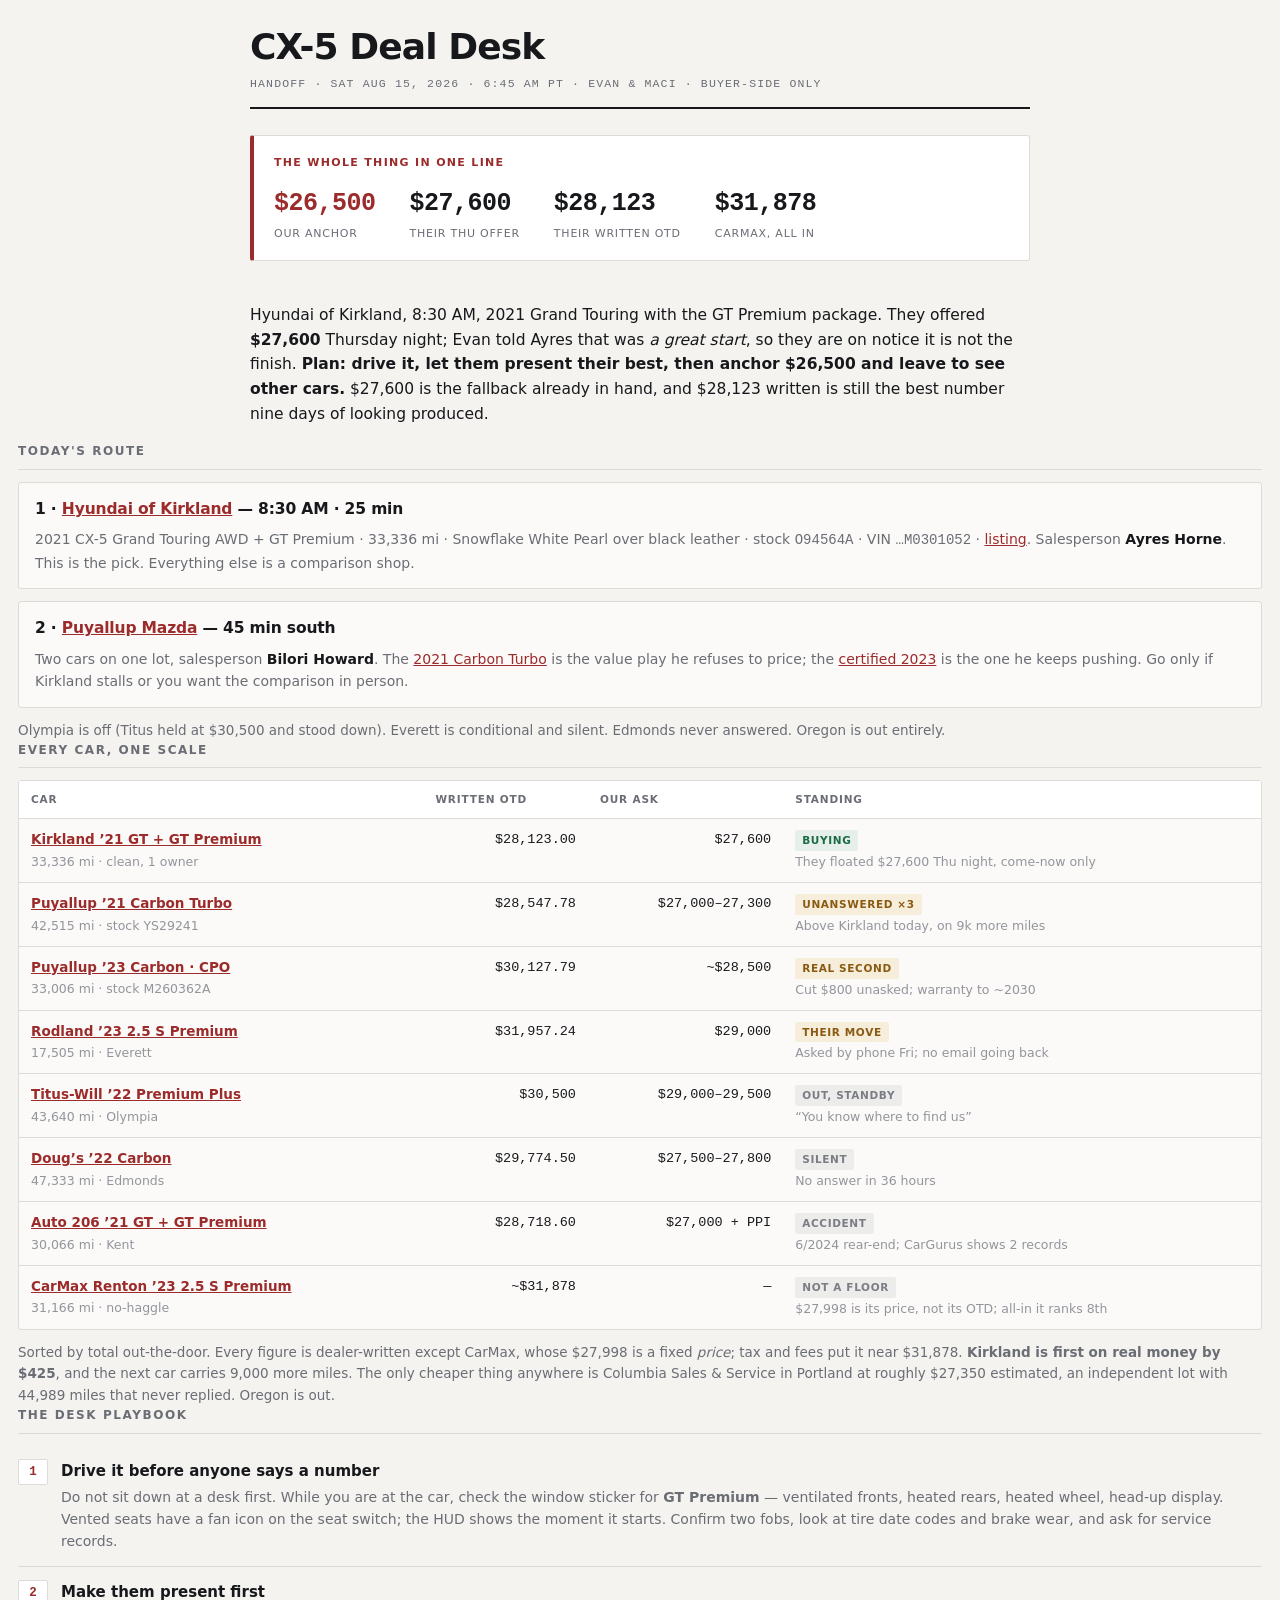
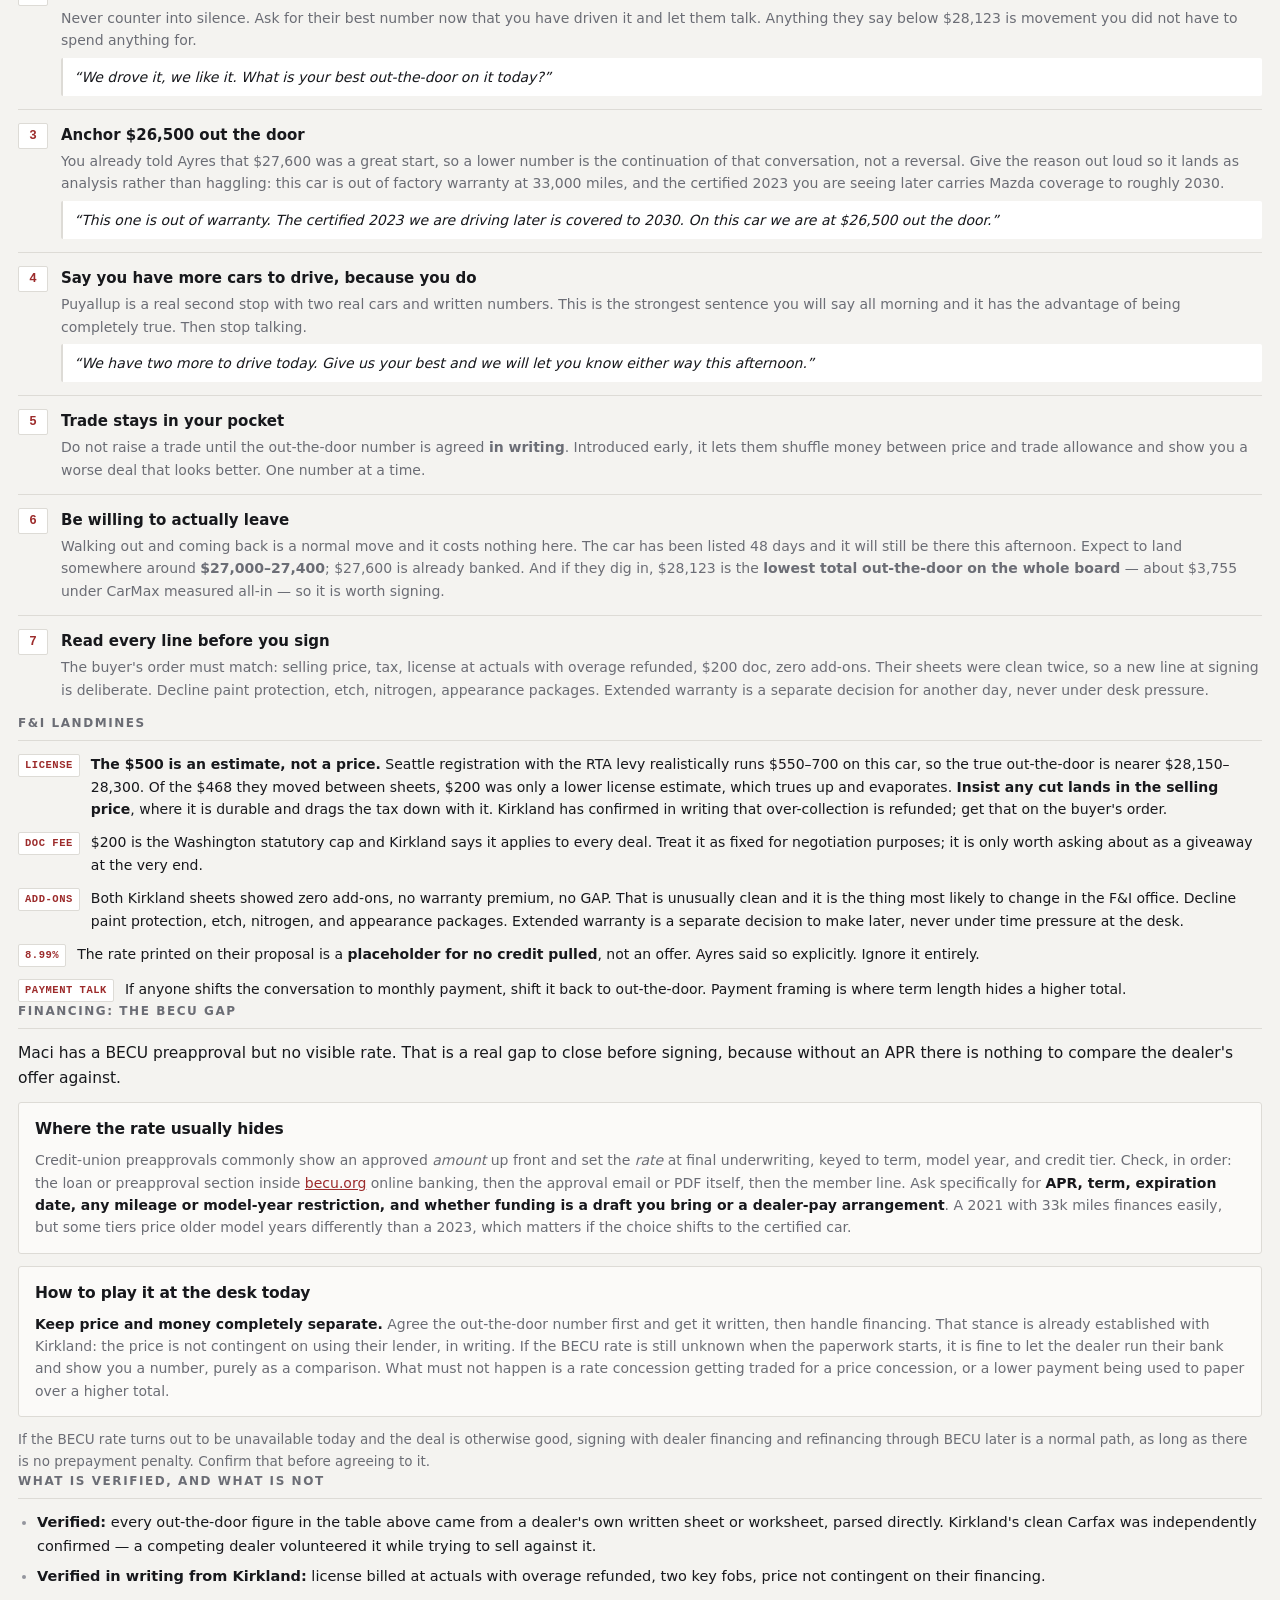
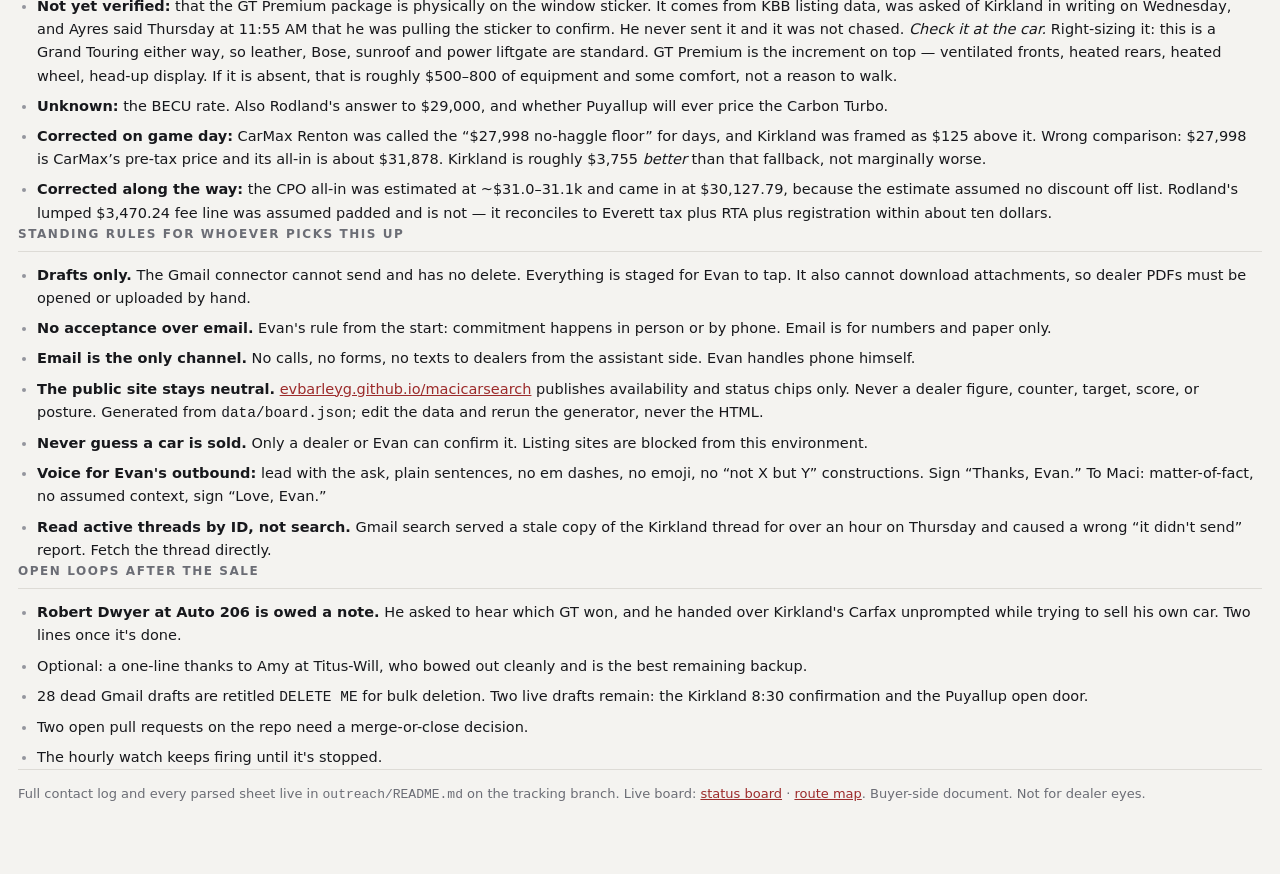
<file: deal-desk.html>
<!doctype html>
<html lang="en">
<head>
<meta charset="utf-8">
<meta name="viewport" content="width=device-width,initial-scale=1">
<title>CX-5 Deal Desk</title>
<meta name="robots" content="noindex, nofollow, noarchive, nosnippet">
<style>
  html { color-scheme: light dark; }
  :root {
    --paper:   #f4f3f0;
    --surface: #fbfaf8;
    --raised:  #ffffff;
    --ink:     #17181c;
    --muted:   #6b6d75;
    --faint:   #93959d;
    --rule:    #dddbd6;
    --accent:  #9c2b2b;
    --go:      #1c6b45;
    --go-bg:   #e6efe9;
    --hold:    #8a5a12;
    --hold-bg: #f6eeda;
    --out:     #7b7d84;
    --out-bg:  #ececeb;
  }
  @media (prefers-color-scheme: dark) {
    :root:not([data-theme="light"]) {
      --paper:   #15161a;
      --surface: #1c1e23;
      --raised:  #22252b;
      --ink:     #e8e9ec;
      --muted:   #9ea1aa;
      --faint:   #767982;
      --rule:    #32353c;
      --accent:  #e0655e;
      --go:      #57bd8a;
      --go-bg:   #172c22;
      --hold:    #d9a24a;
      --hold-bg: #2f2712;
      --out:     #82858e;
      --out-bg:  #24262b;
    }
  }
  :root[data-theme="dark"] {
    --paper:   #15161a;
    --surface: #1c1e23;
    --raised:  #22252b;
    --ink:     #e8e9ec;
    --muted:   #9ea1aa;
    --faint:   #767982;
    --rule:    #32353c;
    --accent:  #e0655e;
    --go:      #57bd8a;
    --go-bg:   #172c22;
    --hold:    #d9a24a;
    --hold-bg: #2f2712;
    --out:     #82858e;
    --out-bg:  #24262b;
  }

  * { box-sizing: border-box; }

  body {
    background: var(--paper);
    color: var(--ink);
    margin: 0;
    padding: 28px 18px 72px;
    font: 15.5px/1.6 system-ui, -apple-system, "Segoe UI", Roboto, sans-serif;
    -webkit-text-size-adjust: 100%;
  }

  .wrap { max-width: 780px; margin: 0 auto; display: flex; flex-direction: column; gap: 26px; }

  .mono { font-family: ui-monospace, SFMono-Regular, Menlo, Consolas, monospace; }
  .num  { font-variant-numeric: tabular-nums; white-space: nowrap;
          font-family: ui-monospace, SFMono-Regular, Menlo, Consolas, monospace; }

  /* ---- masthead ---- */
  header { border-bottom: 2px solid var(--ink); padding-bottom: 14px; }
  header h1 {
    margin: 0; font-size: clamp(27px, 6vw, 36px); line-height: 1.05;
    letter-spacing: -0.025em; font-weight: 700; text-wrap: balance;
  }
  header .stamp {
    margin: 9px 0 0; font-size: 11.5px; letter-spacing: 0.1em; text-transform: uppercase;
    color: var(--muted); font-family: ui-monospace, SFMono-Regular, Menlo, monospace;
  }

  /* ---- the headline number ---- */
  .topline {
    background: var(--raised); border: 1px solid var(--rule);
    border-left: 4px solid var(--accent); border-radius: 3px;
    padding: 18px 20px; display: flex; flex-direction: column; gap: 12px;
  }
  .topline .eyebrow {
    font-size: 11px; letter-spacing: 0.12em; text-transform: uppercase;
    color: var(--accent); font-weight: 700;
  }
  .figures { display: flex; flex-wrap: wrap; gap: 10px 34px; }
  .fig { display: flex; flex-direction: column; gap: 1px; }
  .fig .v { font-size: 25px; font-weight: 600; letter-spacing: -0.02em;
            font-variant-numeric: tabular-nums;
            font-family: ui-monospace, SFMono-Regular, Menlo, monospace; }
  .fig .k { font-size: 11px; letter-spacing: 0.07em; text-transform: uppercase; color: var(--muted); }
  .fig.hero .v { color: var(--accent); }
  .topline p { margin: 0; font-size: 14.5px; color: var(--ink); }

  /* ---- sections ---- */
  section { display: flex; flex-direction: column; gap: 12px; }
  section > h2 {
    margin: 0; font-size: 12px; letter-spacing: 0.13em; text-transform: uppercase;
    color: var(--muted); font-weight: 700;
    border-bottom: 1px solid var(--rule); padding-bottom: 7px;
  }
  section > p { margin: 0; }
  .lede { font-size: 15.5px; }

  .card {
    background: var(--surface); border: 1px solid var(--rule); border-radius: 3px;
    padding: 14px 16px; display: flex; flex-direction: column; gap: 7px;
  }
  .card h3 { margin: 0; font-size: 15.5px; font-weight: 650; letter-spacing: -0.01em; }
  .card p  { margin: 0; font-size: 14px; color: var(--muted); }
  .card p strong { color: var(--ink); font-weight: 600; }

  /* ---- ordered play list ---- */
  ol.plays { list-style: none; margin: 0; padding: 0; display: flex; flex-direction: column; gap: 0; counter-reset: p; }
  ol.plays li {
    counter-increment: p; display: grid; grid-template-columns: 30px 1fr; gap: 13px;
    padding: 13px 0; border-bottom: 1px solid var(--rule);
  }
  ol.plays li:last-child { border-bottom: none; }
  ol.plays li::before {
    content: counter(p); font-family: ui-monospace, SFMono-Regular, Menlo, monospace;
    font-size: 12.5px; font-weight: 700; color: var(--accent);
    border: 1px solid var(--rule); border-radius: 2px; height: 24px;
    display: flex; align-items: center; justify-content: center; background: var(--raised);
  }
  ol.plays .say {
    display: block; margin-top: 6px; padding: 8px 11px; background: var(--raised);
    border-left: 2px solid var(--rule); border-radius: 2px;
    font-size: 14px; font-style: italic; color: var(--ink);
  }
  ol.plays h4 { margin: 0 0 3px; font-size: 15px; font-weight: 650; }
  ol.plays p { margin: 0; font-size: 14px; color: var(--muted); }

  /* ---- tables ---- */
  .tablewrap { overflow-x: auto; border: 1px solid var(--rule); border-radius: 3px; background: var(--surface); }
  table { border-collapse: collapse; width: 100%; font-size: 13.5px; min-width: 560px; }
  thead th {
    text-align: left; font-size: 10.5px; letter-spacing: 0.08em; text-transform: uppercase;
    color: var(--muted); font-weight: 700; padding: 10px 12px; border-bottom: 1px solid var(--rule);
    background: var(--raised); white-space: nowrap;
  }
  tbody td { padding: 10px 12px; border-bottom: 1px solid var(--rule); vertical-align: top; }
  tbody tr:last-child td { border-bottom: none; }
  td.r { text-align: right; }
  .car { font-weight: 600; }
  .sub { display: block; color: var(--faint); font-size: 12.5px; font-weight: 400; margin-top: 1px; }

  .chip {
    display: inline-block; font-size: 10.5px; font-weight: 700; letter-spacing: 0.06em;
    text-transform: uppercase; padding: 2px 7px; border-radius: 2px; white-space: nowrap;
  }
  .chip.go   { background: var(--go-bg);   color: var(--go); }
  .chip.hold { background: var(--hold-bg); color: var(--hold); }
  .chip.out  { background: var(--out-bg);  color: var(--out); }

  /* ---- flag list ---- */
  ul.flags { list-style: none; margin: 0; padding: 0; display: flex; flex-direction: column; gap: 11px; }
  ul.flags li { display: grid; grid-template-columns: auto 1fr; gap: 11px; align-items: start; font-size: 14px; }
  ul.flags .tag {
    font-family: ui-monospace, SFMono-Regular, Menlo, monospace; font-size: 10.5px; font-weight: 700;
    letter-spacing: 0.05em; text-transform: uppercase; color: var(--accent);
    border: 1px solid var(--rule); background: var(--raised);
    padding: 2px 6px; border-radius: 2px; white-space: nowrap; margin-top: 1px;
  }
  ul.flags strong { font-weight: 650; }

  ul.plain { margin: 0; padding-left: 19px; display: flex; flex-direction: column; gap: 7px; font-size: 14.5px; }
  ul.plain li::marker { color: var(--faint); }

  .note { font-size: 13.5px; color: var(--muted); }
  .accent { color: var(--accent); font-weight: 600; }

  footer { border-top: 1px solid var(--rule); padding-top: 14px; font-size: 13px; color: var(--muted); }
  a { color: var(--accent); }
  a:focus-visible, summary:focus-visible { outline: 2px solid var(--accent); outline-offset: 2px; border-radius: 2px; }
</style>
</head>
<body>


<div class="wrap">

  <header>
    <h1>CX-5 Deal Desk</h1>
    <p class="stamp">Handoff · Sat Aug 15, 2026 · 6:45 AM PT · Evan &amp; Maci · buyer-side only</p>
  </header>

  <div class="topline">
    <span class="eyebrow">The whole thing in one line</span>
    <div class="figures">
      <div class="fig hero"><span class="v">$26,500</span><span class="k">Our anchor</span></div>
      <div class="fig"><span class="v">$27,600</span><span class="k">Their Thu offer</span></div>
      <div class="fig"><span class="v">$28,123</span><span class="k">Their written OTD</span></div>
      <div class="fig"><span class="v">$31,878</span><span class="k">CarMax, all in</span></div>
    </div>
    </div>
    <p>Hyundai of Kirkland, 8:30 AM, 2021 Grand Touring with the GT Premium package. They offered <strong>$27,600</strong> Thursday night; Evan told Ayres that was <em>a great start</em>, so they are on notice it is not the finish. <strong>Plan: drive it, let them present their best, then anchor $26,500 and leave to see other cars.</strong> $27,600 is the fallback already in hand, and $28,123 written is still the best number nine days of looking produced.</p>
  </div>

  <section>
    <h2>Today's route</h2>
    <div class="card">
      <h3>1 · <a href="https://www.drivehyundaikirkland.com/">Hyundai of Kirkland</a> — 8:30 AM · 25 min</h3>
      <p>2021 CX-5 Grand Touring AWD + GT Premium · 33,336 mi · Snowflake White Pearl over black leather · stock <span class="mono">O94564A</span> · VIN <span class="mono">…M0301052</span> · <a href="https://www.cargurus.com/Cars/listing/451807182">listing</a>. Salesperson <strong>Ayres Horne</strong>. This is the pick. Everything else is a comparison shop.</p>
    </div>
    <div class="card">
      <h3>2 · <a href="https://www.puyallupmazda.com/">Puyallup Mazda</a> — 45 min south</h3>
      <p>Two cars on one lot, salesperson <strong>Bilori Howard</strong>. The <a href="https://www.cargurus.com/Cars/listing/449972241">2021 Carbon Turbo</a> is the value play he refuses to price; the <a href="https://www.cargurus.com/Cars/listing/450917825">certified 2023</a> is the one he keeps pushing. Go only if Kirkland stalls or you want the comparison in person.</p>
    </div>
    <p class="note">Olympia is off (Titus held at $30,500 and stood down). Everett is conditional and silent. Edmonds never answered. Oregon is out entirely.</p>
  </section>

  <section>
    <h2>Every car, one scale</h2>
    <div class="tablewrap">
      <table>
        <thead>
          <tr><th>Car</th><th class="r">Written OTD</th><th class="r">Our ask</th><th>Standing</th></tr>
        </thead>
        <tbody>
          <tr>
            <td class="car"><a href="https://www.cargurus.com/Cars/listing/451807182">Kirkland ’21 GT + GT Premium</a><span class="sub">33,336 mi · clean, 1 owner</span></td>
            <td class="r num">$28,123.00</td>
            <td class="r num">$27,600</td>
            <td><span class="chip go">Buying</span><span class="sub">They floated $27,600 Thu night, come-now only</span></td>
          </tr>
          <tr>
            <td class="car"><a href="https://www.cargurus.com/Cars/listing/449972241">Puyallup ’21 Carbon Turbo</a><span class="sub">42,515 mi · stock YS29241</span></td>
            <td class="r num">$28,547.78</td>
            <td class="r num">$27,000–27,300</td>
            <td><span class="chip hold">Unanswered ×3</span><span class="sub">Above Kirkland today, on 9k more miles</span></td>
          </tr>
          <tr>
            <td class="car"><a href="https://www.cargurus.com/Cars/listing/450917825">Puyallup ’23 Carbon · CPO</a><span class="sub">33,006 mi · stock M260362A</span></td>
            <td class="r num">$30,127.79</td>
            <td class="r num">~$28,500</td>
            <td><span class="chip hold">Real second</span><span class="sub">Cut $800 unasked; warranty to ~2030</span></td>
          </tr>
          <tr>
            <td class="car"><a href="https://www.cargurus.com/Cars/listing/453332129">Rodland ’23 2.5 S Premium</a><span class="sub">17,505 mi · Everett</span></td>
            <td class="r num">$31,957.24</td>
            <td class="r num">$29,000</td>
            <td><span class="chip hold">Their move</span><span class="sub">Asked by phone Fri; no email going back</span></td>
          </tr>
          <tr>
            <td class="car"><a href="https://www.kbb.com/cars-for-sale/vehicle/784195725">Titus-Will ’22 Premium Plus</a><span class="sub">43,640 mi · Olympia</span></td>
            <td class="r num">$30,500</td>
            <td class="r num">$29,000–29,500</td>
            <td><span class="chip out">Out, standby</span><span class="sub">“You know where to find us”</span></td>
          </tr>
          <tr>
            <td class="car"><a href="https://www.dougsmazda.com/">Doug’s ’22 Carbon</a><span class="sub">47,333 mi · Edmonds</span></td>
            <td class="r num">$29,774.50</td>
            <td class="r num">$27,500–27,800</td>
            <td><span class="chip out">Silent</span><span class="sub">No answer in 36 hours</span></td>
          </tr>
          <tr>
            <td class="car"><a href="https://www.autotrader.com/cars-for-sale/vehicle/787629893">Auto 206 ’21 GT + GT Premium</a><span class="sub">30,066 mi · Kent</span></td>
            <td class="r num">$28,718.60</td>
            <td class="r num">$27,000 + PPI</td>
            <td><span class="chip out">Accident</span><span class="sub">6/2024 rear-end; CarGurus shows 2 records</span></td>
          </tr>
          <tr>
            <td class="car"><a href="https://www.cargurus.com/Cars/listing/455754266">CarMax Renton ’23 2.5 S Premium</a><span class="sub">31,166 mi · no-haggle</span></td>
            <td class="r num">~$31,878</td>
            <td class="r num">—</td>
            <td><span class="chip out">Not a floor</span><span class="sub">$27,998 is its price, not its OTD; all-in it ranks 8th</span></td>
          </tr>
        </tbody>
      </table>
    </div>
    <p class="note">Sorted by total out-the-door. Every figure is dealer-written except CarMax, whose $27,998 is a fixed <em>price</em>; tax and fees put it near $31,878. <strong>Kirkland is first on real money by $425</strong>, and the next car carries 9,000 more miles. The only cheaper thing anywhere is Columbia Sales &amp; Service in Portland at roughly $27,350 estimated, an independent lot with 44,989 miles that never replied. Oregon is out.</p>
  </section>

  <section>
    <h2>The desk playbook</h2>
    <ol class="plays">
      <li>
        <div>
          <h4>Drive it before anyone says a number</h4>
          <p>Do not sit down at a desk first. While you are at the car, check the window sticker for <strong>GT Premium</strong> — ventilated fronts, heated rears, heated wheel, head-up display. Vented seats have a fan icon on the seat switch; the HUD shows the moment it starts. Confirm two fobs, look at tire date codes and brake wear, and ask for service records.</p>
        </div>
      </li>
      <li>
        <div>
          <h4>Make them present first</h4>
          <p>Never counter into silence. Ask for their best number now that you have driven it and let them talk. Anything they say below $28,123 is movement you did not have to spend anything for.</p>
          <span class="say">“We drove it, we like it. What is your best out-the-door on it today?”</span>
        </div>
      </li>
      <li>
        <div>
          <h4>Anchor $26,500 out the door</h4>
          <p>You already told Ayres that $27,600 was a great start, so a lower number is the continuation of that conversation, not a reversal. Give the reason out loud so it lands as analysis rather than haggling: this car is out of factory warranty at 33,000 miles, and the certified 2023 you are seeing later carries Mazda coverage to roughly 2030.</p>
          <span class="say">“This one is out of warranty. The certified 2023 we are driving later is covered to 2030. On this car we are at $26,500 out the door.”</span>
        </div>
      </li>
      <li>
        <div>
          <h4>Say you have more cars to drive, because you do</h4>
          <p>Puyallup is a real second stop with two real cars and written numbers. This is the strongest sentence you will say all morning and it has the advantage of being completely true. Then stop talking.</p>
          <span class="say">“We have two more to drive today. Give us your best and we will let you know either way this afternoon.”</span>
        </div>
      </li>
      <li>
        <div>
          <h4>Trade stays in your pocket</h4>
          <p>Do not raise a trade until the out-the-door number is agreed <strong>in writing</strong>. Introduced early, it lets them shuffle money between price and trade allowance and show you a worse deal that looks better. One number at a time.</p>
        </div>
      </li>
      <li>
        <div>
          <h4>Be willing to actually leave</h4>
          <p>Walking out and coming back is a normal move and it costs nothing here. The car has been listed 48 days and it will still be there this afternoon. Expect to land somewhere around <strong>$27,000–27,400</strong>; $27,600 is already banked. And if they dig in, $28,123 is the <strong>lowest total out-the-door on the whole board</strong> — about $3,755 under CarMax measured all-in — so it is worth signing.</p>
        </div>
      </li>
      <li>
        <div>
          <h4>Read every line before you sign</h4>
          <p>The buyer's order must match: selling price, tax, license at actuals with overage refunded, $200 doc, zero add-ons. Their sheets were clean twice, so a new line at signing is deliberate. Decline paint protection, etch, nitrogen, appearance packages. Extended warranty is a separate decision for another day, never under desk pressure.</p>
        </div>
      </li>
    </ol>
  </section>

  <section>
    <h2>F&amp;I landmines</h2>
    <ul class="flags">
      <li><span class="tag">License</span><div><strong>The $500 is an estimate, not a price.</strong> Seattle registration with the RTA levy realistically runs $550&ndash;700 on this car, so the true out-the-door is nearer $28,150&ndash;28,300. Of the $468 they moved between sheets, $200 was only a lower license estimate, which trues up and evaporates. <strong>Insist any cut lands in the selling price</strong>, where it is durable and drags the tax down with it. Kirkland has confirmed in writing that over-collection is refunded; get that on the buyer's order.</div></li>
      <li><span class="tag">Doc fee</span><div>$200 is the Washington statutory cap and Kirkland says it applies to every deal. Treat it as fixed for negotiation purposes; it is only worth asking about as a giveaway at the very end.</div></li>
      <li><span class="tag">Add-ons</span><div>Both Kirkland sheets showed zero add-ons, no warranty premium, no GAP. That is unusually clean and it is the thing most likely to change in the F&amp;I office. Decline paint protection, etch, nitrogen, and appearance packages. Extended warranty is a separate decision to make later, never under time pressure at the desk.</div></li>
      <li><span class="tag">8.99%</span><div>The rate printed on their proposal is a <strong>placeholder for no credit pulled</strong>, not an offer. Ayres said so explicitly. Ignore it entirely.</div></li>
      <li><span class="tag">Payment talk</span><div>If anyone shifts the conversation to monthly payment, shift it back to out-the-door. Payment framing is where term length hides a higher total.</div></li>
    </ul>
  </section>

  <section>
    <h2>Financing: the BECU gap</h2>
    <p class="lede">Maci has a BECU preapproval but no visible rate. That is a real gap to close before signing, because without an APR there is nothing to compare the dealer's offer against.</p>
    <div class="card">
      <h3>Where the rate usually hides</h3>
      <p>Credit-union preapprovals commonly show an approved <em>amount</em> up front and set the <em>rate</em> at final underwriting, keyed to term, model year, and credit tier. Check, in order: the loan or preapproval section inside <a href="https://www.becu.org/">becu.org</a> online banking, then the approval email or PDF itself, then the member line. Ask specifically for <strong>APR, term, expiration date, any mileage or model-year restriction, and whether funding is a draft you bring or a dealer-pay arrangement</strong>. A 2021 with 33k miles finances easily, but some tiers price older model years differently than a 2023, which matters if the choice shifts to the certified car.</p>
    </div>
    <div class="card">
      <h3>How to play it at the desk today</h3>
      <p><strong>Keep price and money completely separate.</strong> Agree the out-the-door number first and get it written, then handle financing. That stance is already established with Kirkland: the price is not contingent on using their lender, in writing. If the BECU rate is still unknown when the paperwork starts, it is fine to let the dealer run their bank and show you a number, purely as a comparison. What must not happen is a rate concession getting traded for a price concession, or a lower payment being used to paper over a higher total.</p>
    </div>
    <p class="note">If the BECU rate turns out to be unavailable today and the deal is otherwise good, signing with dealer financing and refinancing through BECU later is a normal path, as long as there is no prepayment penalty. Confirm that before agreeing to it.</p>
  </section>

  <section>
    <h2>What is verified, and what is not</h2>
    <ul class="plain">
      <li><strong>Verified:</strong> every out-the-door figure in the table above came from a dealer's own written sheet or worksheet, parsed directly. Kirkland's clean Carfax was independently confirmed — a competing dealer volunteered it while trying to sell against it.</li>
      <li><strong>Verified in writing from Kirkland:</strong> license billed at actuals with overage refunded, two key fobs, price not contingent on their financing.</li>
      <li><strong>Not yet verified:</strong> that the GT Premium package is physically on the window sticker. It comes from KBB listing data, was asked of Kirkland in writing on Wednesday, and Ayres said Thursday at 11:55 AM that he was pulling the sticker to confirm. He never sent it and it was not chased. <em>Check it at the car.</em> Right-sizing it: this is a Grand Touring either way, so leather, Bose, sunroof and power liftgate are standard. GT Premium is the increment on top — ventilated fronts, heated rears, heated wheel, head-up display. If it is absent, that is roughly $500–800 of equipment and some comfort, not a reason to walk.</li>
      <li><strong>Unknown:</strong> the BECU rate. Also Rodland's answer to $29,000, and whether Puyallup will ever price the Carbon Turbo.</li>
      <li><strong>Corrected on game day:</strong> CarMax Renton was called the “$27,998 no-haggle floor” for days, and Kirkland was framed as $125 above it. Wrong comparison: $27,998 is CarMax’s pre-tax price and its all-in is about $31,878. Kirkland is roughly $3,755 <em>better</em> than that fallback, not marginally worse.</li>
      <li><strong>Corrected along the way:</strong> the CPO all-in was estimated at ~$31.0–31.1k and came in at $30,127.79, because the estimate assumed no discount off list. Rodland's lumped $3,470.24 fee line was assumed padded and is not — it reconciles to Everett tax plus RTA plus registration within about ten dollars.</li>
    </ul>
  </section>

  <section>
    <h2>Standing rules for whoever picks this up</h2>
    <ul class="plain">
      <li><strong>Drafts only.</strong> The Gmail connector cannot send and has no delete. Everything is staged for Evan to tap. It also cannot download attachments, so dealer PDFs must be opened or uploaded by hand.</li>
      <li><strong>No acceptance over email.</strong> Evan's rule from the start: commitment happens in person or by phone. Email is for numbers and paper only.</li>
      <li><strong>Email is the only channel.</strong> No calls, no forms, no texts to dealers from the assistant side. Evan handles phone himself.</li>
      <li><strong>The public site stays neutral.</strong> <a href="https://evbarleyg.github.io/macicarsearch/">evbarleyg.github.io/macicarsearch</a> publishes availability and status chips only. Never a dealer figure, counter, target, score, or posture. Generated from <span class="mono">data/board.json</span>; edit the data and rerun the generator, never the HTML.</li>
      <li><strong>Never guess a car is sold.</strong> Only a dealer or Evan can confirm it. Listing sites are blocked from this environment.</li>
      <li><strong>Voice for Evan's outbound:</strong> lead with the ask, plain sentences, no em dashes, no emoji, no “not X but Y” constructions. Sign “Thanks, Evan.” To Maci: matter-of-fact, no assumed context, sign “Love, Evan.”</li>
      <li><strong>Read active threads by ID, not search.</strong> Gmail search served a stale copy of the Kirkland thread for over an hour on Thursday and caused a wrong “it didn't send” report. Fetch the thread directly.</li>
    </ul>
  </section>

  <section>
    <h2>Open loops after the sale</h2>
    <ul class="plain">
      <li><strong>Robert Dwyer at Auto 206 is owed a note.</strong> He asked to hear which GT won, and he handed over Kirkland's Carfax unprompted while trying to sell his own car. Two lines once it's done.</li>
      <li>Optional: a one-line thanks to Amy at Titus-Will, who bowed out cleanly and is the best remaining backup.</li>
      <li>28 dead Gmail drafts are retitled <span class="mono">DELETE ME</span> for bulk deletion. Two live drafts remain: the Kirkland 8:30 confirmation and the Puyallup open door.</li>
      <li>Two open pull requests on the repo need a merge-or-close decision.</li>
      <li>The hourly watch keeps firing until it's stopped.</li>
    </ul>
  </section>

  <footer>
    Full contact log and every parsed sheet live in <span class="mono">outreach/README.md</span> on the tracking branch. Live board: <a href="https://claude.ai/code/artifact/0d0485b7-009a-4f04-ad88-4ee1a2aa99b3">status board</a> · <a href="https://claude.ai/code/artifact/68ca75dc-d904-42b3-bdb2-cbd8d3a63c8b">route map</a>. Buyer-side document. Not for dealer eyes.
  </footer>

</div>

</body>
</html>
</file>
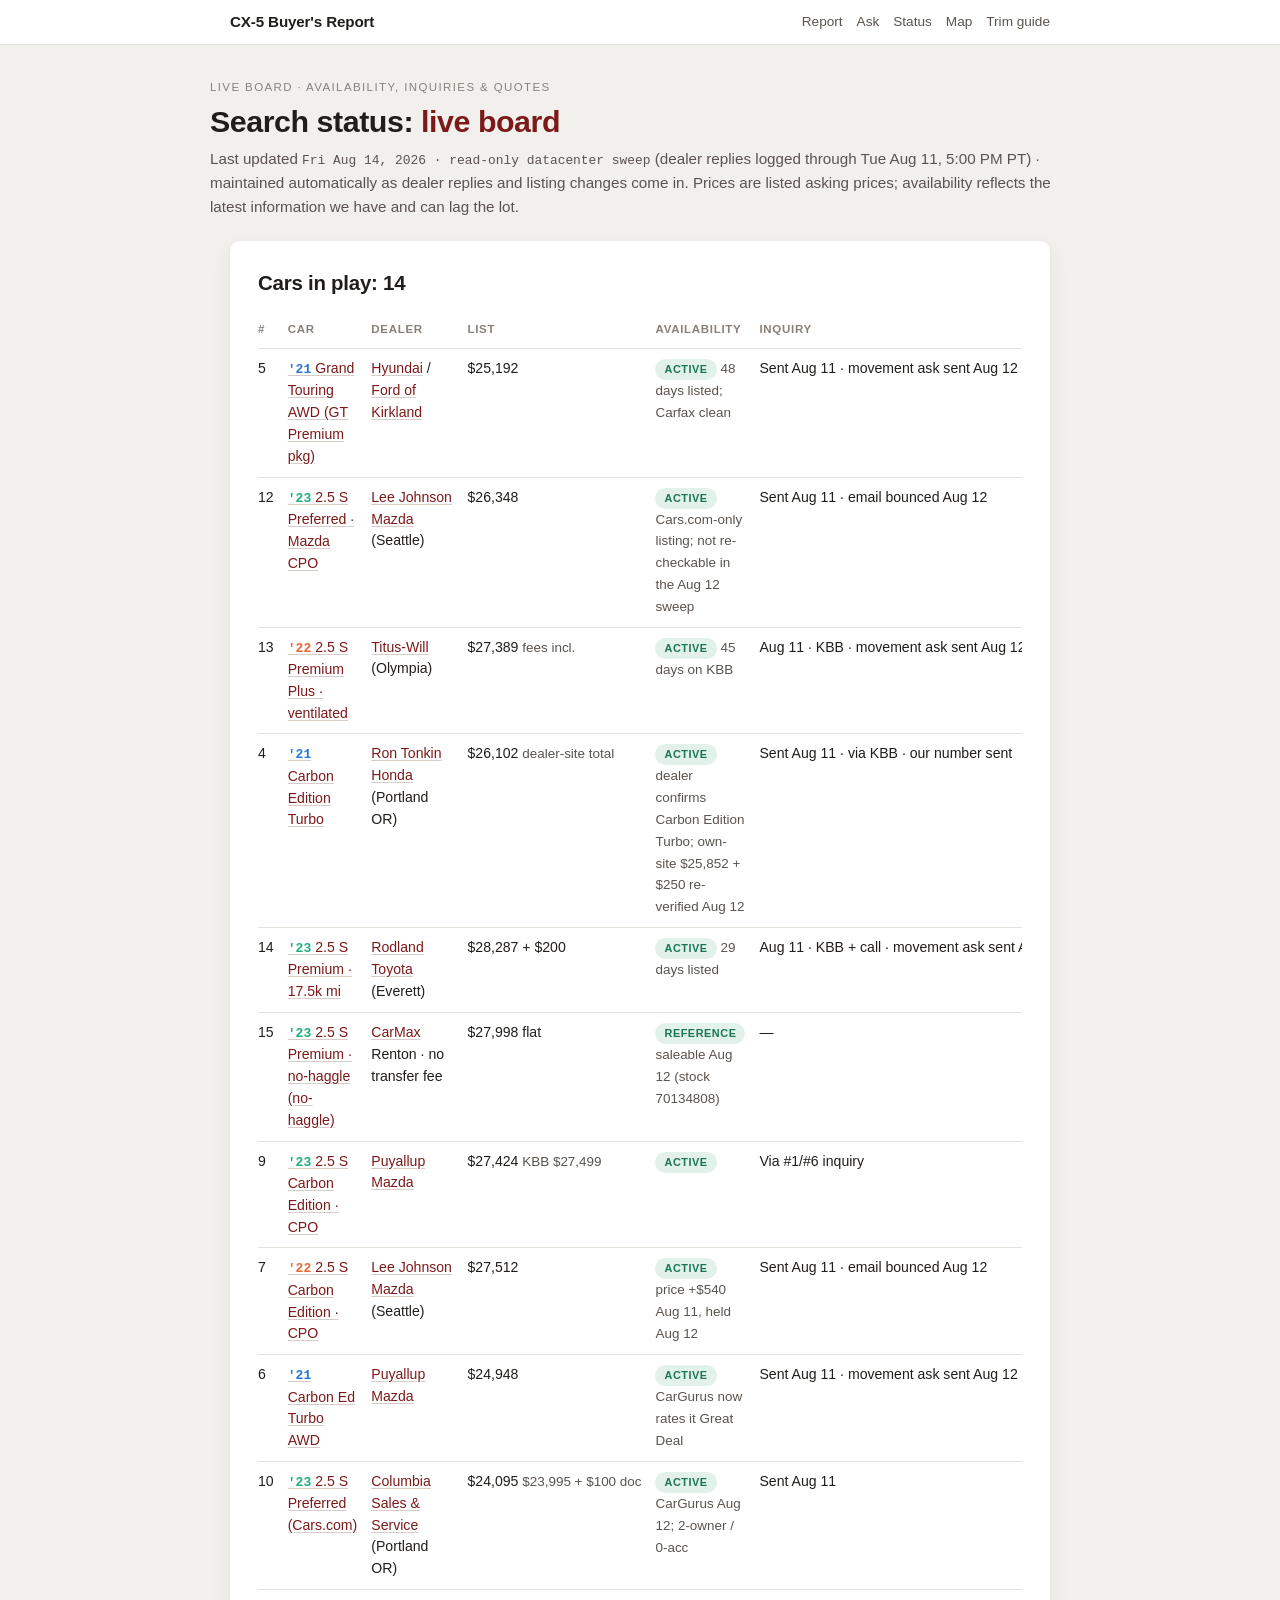
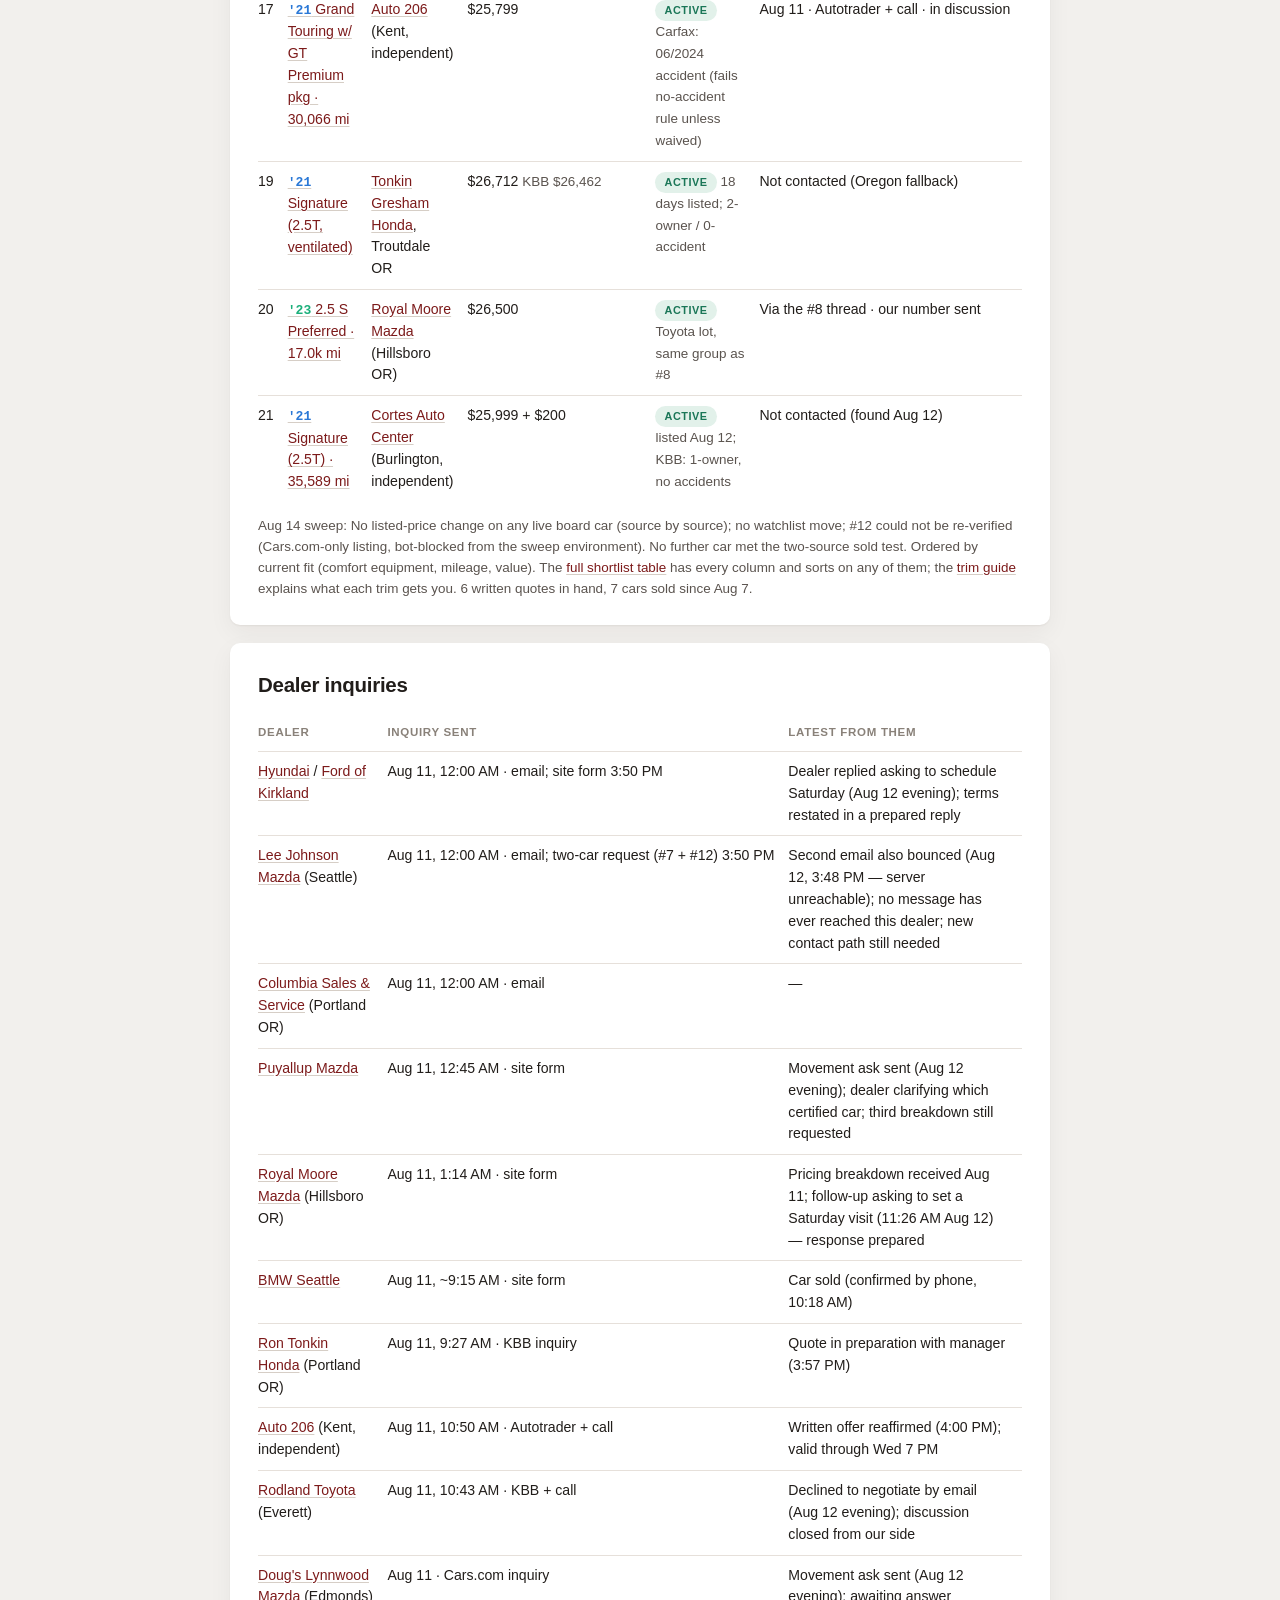
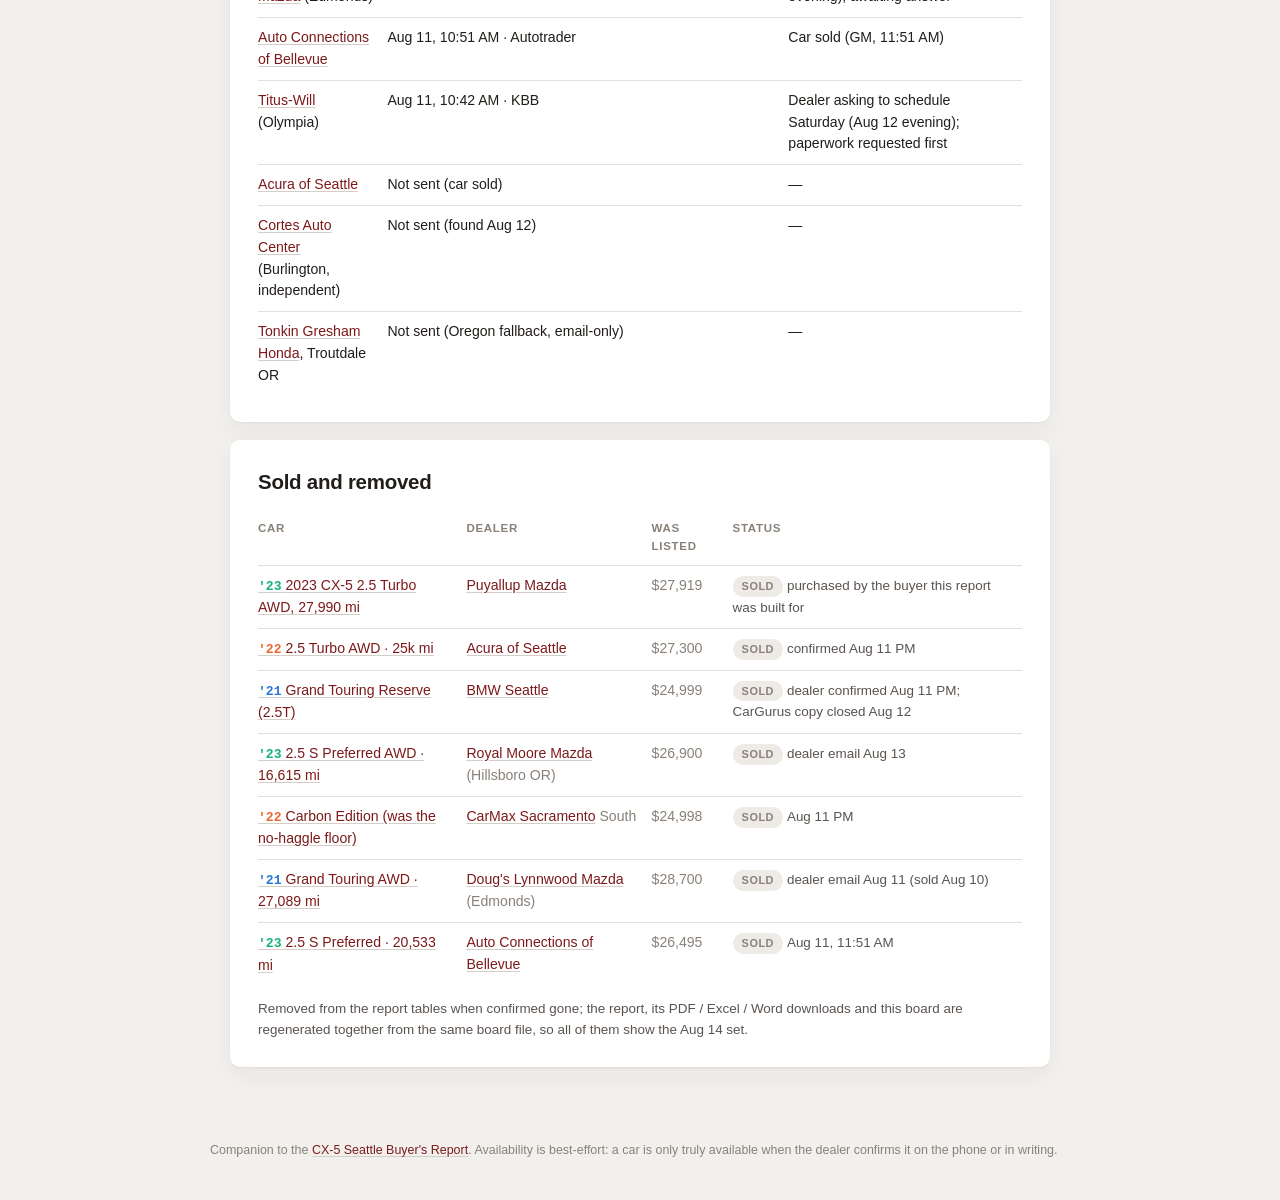
<file: status.html>
<!doctype html>
<html lang="en">
<head>
<meta charset="utf-8">
<meta name="viewport" content="width=device-width, initial-scale=1">
<meta name="robots" content="noindex">
<link rel="icon" href="data:image/svg+xml,<svg xmlns=%22http://www.w3.org/2000/svg%22 viewBox=%220 0 100 100%22><text y=%22.9em%22 font-size=%2290%22>&#128663;</text></svg>">
<title>CX-5 Search: Live Status Board</title>
<meta name="generator" content="tools/build_site.py from data/board.json (refreshed 2026-08-14)">
<style>
:root {
  color-scheme: light;
  --ground: #f2f0ed; --surface: #ffffff; --surface-2: #f8f6f4;
  --ink: #211d1a; --ink-2: #5a534e; --ink-3: #898179;
  --rule: #e6e0da; --rule-2: #d6cec6;
  --accent: #7c1a1a; --accent-hover: #621313; --accent-soft: #f6ebe9;
  --good: #1a7657; --good-soft: #e2f1ea; --warn: #7d5408; --warn-soft: #fbefd4;
  --neutral-soft: #eeeae6;
  --y21: #2a78d6; --y22: #eb6834; --y23: #1baf7a;
  --shadow: 0 1px 2px rgba(45, 28, 16, .06), 0 8px 24px rgba(45, 28, 16, .05);
  --radius: 10px;
  --font: -apple-system, BlinkMacSystemFont, "Segoe UI", Roboto, "Helvetica Neue", Arial, sans-serif;
  --mono: ui-monospace, SFMono-Regular, Menlo, Consolas, "Liberation Mono", monospace;
}
* { box-sizing: border-box; }
body { margin: 0; background: var(--ground); color: var(--ink); font-family: var(--font); font-size: 16px; line-height: 1.55; -webkit-font-smoothing: antialiased; }
a { color: var(--accent); text-decoration-color: var(--rule-2); text-underline-offset: 2px; }
a:hover { color: var(--accent-hover); }
.wrap { max-width: 860px; margin: 0 auto; padding: 0 20px; }
.topnav { background: var(--surface); border-bottom: 1px solid var(--rule); position: sticky; top: 0; z-index: 5; }
.navwrap { display: flex; align-items: center; justify-content: space-between; gap: 16px; padding: 10px 20px; max-width: 860px; margin: 0 auto; }
.brand { font-weight: 700; letter-spacing: -.01em; text-decoration: none; color: var(--ink); font-size: .95rem; }
.navlinks { display: flex; gap: 14px; font-size: .85rem; }
.navlinks a { text-decoration: none; color: var(--ink-2); }
.navlinks a:hover { color: var(--accent); }
@media (max-width: 600px) { .brand { display: none; } .navwrap { justify-content: flex-start; } .navlinks a { white-space: nowrap; padding: 8px 2px; } }
.masthead { padding: 34px 0 22px; }
.eyebrow { text-transform: uppercase; letter-spacing: .12em; font-size: .72rem; color: var(--ink-3); margin: 0 0 8px; }
h1 { font-size: 1.9rem; line-height: 1.15; letter-spacing: -.015em; margin: 0 0 8px; text-wrap: balance; }
h1 em { color: var(--accent); font-style: normal; }
.scope { color: var(--ink-2); margin: 0; font-size: .95rem; }
.scope code { font-family: var(--mono); font-size: .85em; }
main.wrap { display: flex; flex-direction: column; gap: 18px; padding-bottom: 56px; }
.card { background: var(--surface); border-radius: var(--radius); box-shadow: var(--shadow); padding: 26px 28px; display: flex; flex-direction: column; gap: 14px; min-width: 0; }
.card h2 { font-size: 1.28rem; font-weight: 700; letter-spacing: -.012em; margin: 0; }
.card p { margin: 0; }
.note { font-size: .84rem; color: var(--ink-2); }
.scroll { overflow-x: auto; }
table { border-collapse: collapse; width: 100%; font-size: .88rem; }
th, td { text-align: left; padding: 9px 14px 9px 0; border-bottom: 1px solid var(--rule); vertical-align: top; }
tr:last-child td { border-bottom: none; }
th { color: var(--ink-3); font-weight: 600; font-size: .72rem; text-transform: uppercase; letter-spacing: .06em; }
.num { font-variant-numeric: tabular-nums; white-space: nowrap; }
.yr { font-family: var(--mono); font-weight: 700; font-size: .82rem; }
.yr.y21 { color: var(--y21); } .yr.y22 { color: var(--y22); } .yr.y23 { color: var(--y23); }
.badge { display: inline-block; font-size: .68rem; font-weight: 700; text-transform: uppercase; letter-spacing: .05em; padding: 2px 9px; border-radius: 99px; white-space: nowrap; }
.badge.ok { background: var(--good-soft); color: var(--good); }
.badge.wait { background: var(--warn-soft); color: var(--warn); }
.badge.sold { background: var(--neutral-soft); color: var(--ink-3); }
tr.gone td { color: var(--ink-3); }
.footer { color: var(--ink-3); font-size: .78rem; padding: 18px 0 40px; }
a:focus-visible { outline: 2px solid var(--accent); outline-offset: 2px; border-radius: 3px; }

</style>
</head>
<body>
<nav class="topnav" aria-label="Sections"><div class="navwrap">
  <a class="brand" href="index.html">CX-5 Buyer's Report</a>
  <div class="navlinks"><a href="index.html">Report</a><a href="ask.html">Ask</a><a href="status.html" aria-current="page">Status</a><a href="map.html">Map</a><a href="trims.html">Trim guide</a></div>
</div></nav>

<header class="masthead wrap">
  <p class="eyebrow">Live board &#183; availability, inquiries &amp; quotes</p>
  <h1>Search status: <em>live board</em></h1>
  <p class="scope">Last updated <code>Fri Aug 14, 2026 &#183; read-only datacenter sweep</code> (dealer replies logged through Tue Aug 11, 5:00 PM PT) &#183; maintained automatically as dealer replies and listing changes come in. Prices are listed asking prices; availability reflects the latest information we have and can lag the lot.</p>
</header>

<main class="wrap">

<section class="card">
  <h2>Cars in play: 14</h2>
  <div class="scroll">
    <table>
      <tr><th>#</th><th>Car</th><th>Dealer</th><th>List</th><th>Availability</th><th>Inquiry</th><th>Written quote</th></tr>
      <tr><td class="num">5</td><td><a href="https://www.cargurus.com/Cars/listing/451807182"><span class="yr y21">'21</span> Grand Touring AWD (GT Premium pkg)</a></td><td><a href="https://www.hyundaiofkirkland.com/">Hyundai</a> / <a href="https://www.fordofkirkland.com/">Ford of Kirkland</a></td><td class="num">$25,192</td><td><span class="badge ok">Active</span> <span class="note">48 days listed; Carfax clean</span></td><td class="num">Sent Aug 11 &#183; movement ask sent Aug 12 PM</td><td><span class="badge ok">Received &#183; itemized, in writing</span> <span class="note">Received &#183; itemized, in writing (4:21 PM); reply prepared</span></td></tr>
      <tr><td class="num">12</td><td><a href="https://www.cars.com/vehicledetail/d7b0a899-fdc8-4776-9379-64684c757f41/"><span class="yr y23">'23</span> 2.5 S Preferred &#183; Mazda CPO</a></td><td><a href="https://www.mazdaofseattle.com/">Lee Johnson Mazda</a> (Seattle)</td><td class="num">$26,348</td><td><span class="badge ok">Active</span> <span class="note">Cars.com-only listing; not re-checkable in the Aug 12 sweep</span></td><td class="num">Sent Aug 11 &#183; email bounced Aug 12</td><td><span class="badge wait">Awaiting</span> <span class="note">Not received &#183; inquiry undelivered</span></td></tr>
      <tr><td class="num">13</td><td><a href="https://www.kbb.com/cars-for-sale/vehicle/784195725"><span class="yr y22">'22</span> 2.5 S Premium Plus &#183; ventilated</a></td><td><a href="https://www.titus-will.com/">Titus-Will</a> (Olympia)</td><td class="num">$27,389 <span class="note">fees incl.</span></td><td><span class="badge ok">Active</span> <span class="note">45 days on KBB</span></td><td class="num">Aug 11 &#183; KBB &#183; movement ask sent Aug 12 PM</td><td><span class="badge ok">Received &#183; revised Aug 11 PM</span> <span class="note">Received &#183; revised, KARR add-on struck (4:43 PM)</span></td></tr>
      <tr><td class="num">4</td><td><a href="https://www.kbb.com/cars-for-sale/vehicle/782577606"><span class="yr y21">'21</span> Carbon Edition Turbo</a></td><td><a href="https://www.rontonkinhonda.com/">Ron Tonkin Honda</a> (Portland OR)</td><td class="num">$26,102 <span class="note">dealer-site total</span></td><td><span class="badge ok">Active</span> <span class="note">dealer confirms Carbon Edition Turbo; own-site $25,852 + $250 re-verified Aug 12</span></td><td class="num">Sent Aug 11 &#183; via KBB &#183; our number sent</td><td><span class="badge wait">In preparation</span> <span class="note">(3:57 PM Aug 11)</span></td></tr>
      <tr><td class="num">14</td><td><a href="https://www.cargurus.com/Cars/listing/453332129"><span class="yr y23">'23</span> 2.5 S Premium &#183; 17.5k mi</a></td><td><a href="https://www.rodlandtoyota.com/">Rodland Toyota</a> (Everett)</td><td class="num">$28,287 + $200</td><td><span class="badge ok">Active</span> <span class="note">29 days listed</span></td><td class="num">Aug 11 &#183; KBB + call &#183; movement ask sent Aug 12 PM</td><td><span class="badge ok">Received &#183; in writing</span> <span class="note">Received &#183; dealer declined further discussion by email</span></td></tr>
      <tr><td class="num">15</td><td><a href="https://www.cargurus.com/Cars/listing/455754266"><span class="yr y23">'23</span> 2.5 S Premium &#183; no-haggle (no-haggle)</a></td><td><a href="https://www.carmax.com/stores/7263">CarMax</a> Renton &#183; no transfer fee</td><td class="num">$27,998 flat</td><td><span class="badge ok">Reference</span> <span class="note">saleable Aug 12 (stock 70134808)</span></td><td class="num">&#8212;</td><td>Fixed price</td></tr>
      <tr><td class="num">9</td><td><a href="https://www.cargurus.com/Cars/listing/450917825"><span class="yr y23">'23</span> 2.5 S Carbon Edition &#183; CPO</a></td><td><a href="https://www.puyallupmazda.com/">Puyallup Mazda</a></td><td class="num">$27,424 <span class="note">KBB $27,499</span></td><td><span class="badge ok">Active</span></td><td class="num">Via #1/#6 inquiry</td><td><span class="badge wait">Awaiting</span> <span class="note">Requested &#183; other two cars quoted</span></td></tr>
      <tr><td class="num">7</td><td><a href="https://www.cargurus.com/Cars/listing/453287059"><span class="yr y22">'22</span> 2.5 S Carbon Edition &#183; CPO</a></td><td><a href="https://www.mazdaofseattle.com/">Lee Johnson Mazda</a> (Seattle)</td><td class="num">$27,512</td><td><span class="badge ok">Active</span> <span class="note">price +$540 Aug 11, held Aug 12</span></td><td class="num">Sent Aug 11 &#183; email bounced Aug 12</td><td><span class="badge wait">Awaiting</span> <span class="note">Not received &#183; inquiry undelivered</span></td></tr>
      <tr><td class="num">6</td><td><a href="https://www.cargurus.com/Cars/listing/449972241"><span class="yr y21">'21</span> Carbon Ed Turbo AWD</a></td><td><a href="https://www.puyallupmazda.com/">Puyallup Mazda</a></td><td class="num">$24,948</td><td><span class="badge ok">Active</span> <span class="note">CarGurus now rates it Great Deal</span></td><td class="num">Sent Aug 11 &#183; movement ask sent Aug 12 PM</td><td><span class="badge wait">Awaiting</span> <span class="note">Received &#183; itemized, in writing (sheet dated Aug 11, surfaced Aug 12)</span></td></tr>
      <tr><td class="num">10</td><td><a href="https://www.cars.com/vehicledetail/d4fd9d01-99f9-4673-87c0-1a173ef9551f/"><span class="yr y23">'23</span> 2.5 S Preferred (Cars.com)</a></td><td><a href="https://www.columbiasalesandservice.com/">Columbia Sales &amp; Service</a> (Portland OR)</td><td class="num">$24,095 <span class="note">$23,995 + $100 doc</span></td><td><span class="badge ok">Active</span> <span class="note">CarGurus Aug 12; 2-owner / 0-acc</span></td><td class="num">Sent Aug 11</td><td><span class="badge wait">Awaiting</span> <span class="note">no reply</span></td></tr>
      <tr><td class="num">17</td><td><a href="https://www.autotrader.com/cars-for-sale/vehicle/787629893"><span class="yr y21">'21</span> Grand Touring w/ GT Premium pkg &#183; 30,066 mi</a></td><td><a href="https://www.auto206.com/">Auto 206</a> (Kent, independent)</td><td class="num">$25,799</td><td><span class="badge ok">Active</span> <span class="note">Carfax: 06/2024 accident (fails no-accident rule unless waived)</span></td><td class="num">Aug 11 &#183; Autotrader + call &#183; in discussion</td><td><span class="badge ok">Received &#183; itemized, in writing</span> <span class="note">Received &#183; itemized, in writing; valid to Aug 12 7 PM</span></td></tr>
      <tr><td class="num">19</td><td><a href="https://www.cars.com/vehicledetail/671f18d1-7917-4929-b9c7-3f175ba4013f/"><span class="yr y21">'21</span> Signature (2.5T, ventilated)</a></td><td><a href="https://www.tonkingreshamhonda.com/">Tonkin Gresham Honda</a>, Troutdale OR</td><td class="num">$26,712 <span class="note">KBB $26,462</span></td><td><span class="badge ok">Active</span> <span class="note">18 days listed; 2-owner / 0-accident</span></td><td class="num">Not contacted (Oregon fallback)</td><td>&#8212;</td></tr>
      <tr><td class="num">20</td><td><a href="https://www.cars.com/vehicledetail/84b6552a-4a94-4c5b-96bf-0b3b37cc55a9/"><span class="yr y23">'23</span> 2.5 S Preferred &#183; 17.0k mi</a></td><td><a href="https://www.royalmooremazda.com/">Royal Moore Mazda</a> (Hillsboro OR)</td><td class="num">$26,500</td><td><span class="badge ok">Active</span> <span class="note">Toyota lot, same group as #8</span></td><td class="num">Via the #8 thread &#183; our number sent</td><td><span class="badge wait">Awaiting</span> <span class="note">no separate quote yet</span></td></tr>
      <tr><td class="num">21</td><td><a href="https://www.kbb.com/cars-for-sale/vehicle/787933636"><span class="yr y21">'21</span> Signature (2.5T) &#183; 35,589 mi</a></td><td><a href="http://www.cortesautocenter.com">Cortes Auto Center</a> (Burlington, independent)</td><td class="num">$25,999 + $200</td><td><span class="badge ok">Active</span> <span class="note">listed Aug 12; KBB: 1-owner, no accidents</span></td><td class="num">Not contacted (found Aug 12)</td><td>&#8212;</td></tr>
    </table>
  </div>
  <p class="note">Aug 14 sweep: No listed-price change on any live board car (source by source); no watchlist move; #12 could not be re-verified (Cars.com-only listing, bot-blocked from the sweep environment). No further car met the two-source sold test. Ordered by current fit (comfort equipment, mileage, value). The <a href="index.html#shortlist">full shortlist table</a> has every column and sorts on any of them; the <a href="trims.html">trim guide</a> explains what each trim gets you. 6 written quotes in hand, 7 cars sold since Aug 7.</p>
</section>

<section class="card">
  <h2>Dealer inquiries</h2>
  <div class="scroll">
    <table>
      <tr><th>Dealer</th><th>Inquiry sent</th><th>Latest from them</th></tr>
      <tr><td><a href="https://www.hyundaiofkirkland.com/">Hyundai</a> / <a href="https://www.fordofkirkland.com/">Ford of Kirkland</a></td><td class="num">Aug 11, 12:00 AM &#183; email; site form 3:50 PM</td><td>Dealer replied asking to schedule Saturday (Aug 12 evening); terms restated in a prepared reply</td></tr>
      <tr><td><a href="https://www.mazdaofseattle.com/">Lee Johnson Mazda</a> (Seattle)</td><td class="num">Aug 11, 12:00 AM &#183; email; two-car request (#7 + #12) 3:50 PM</td><td>Second email also bounced (Aug 12, 3:48 PM &#8212; server unreachable); no message has ever reached this dealer; new contact path still needed</td></tr>
      <tr><td><a href="https://www.columbiasalesandservice.com/">Columbia Sales &amp; Service</a> (Portland OR)</td><td class="num">Aug 11, 12:00 AM &#183; email</td><td>&#8212;</td></tr>
      <tr><td><a href="https://www.puyallupmazda.com/">Puyallup Mazda</a></td><td class="num">Aug 11, 12:45 AM &#183; site form</td><td>Movement ask sent (Aug 12 evening); dealer clarifying which certified car; third breakdown still requested</td></tr>
      <tr><td><a href="https://www.royalmooremazda.com/">Royal Moore Mazda</a> (Hillsboro OR)</td><td class="num">Aug 11, 1:14 AM &#183; site form</td><td>Pricing breakdown received Aug 11; follow-up asking to set a Saturday visit (11:26 AM Aug 12) &#8212; response prepared</td></tr>
      <tr><td><a href="https://www.bmwseattle.com/">BMW Seattle</a></td><td class="num">Aug 11, ~9:15 AM &#183; site form</td><td>Car sold (confirmed by phone, 10:18 AM)</td></tr>
      <tr><td><a href="https://www.rontonkinhonda.com/">Ron Tonkin Honda</a> (Portland OR)</td><td class="num">Aug 11, 9:27 AM &#183; KBB inquiry</td><td>Quote in preparation with manager (3:57 PM)</td></tr>
      <tr><td><a href="https://www.auto206.com/">Auto 206</a> (Kent, independent)</td><td class="num">Aug 11, 10:50 AM &#183; Autotrader + call</td><td>Written offer reaffirmed (4:00 PM); valid through Wed 7 PM</td></tr>
      <tr><td><a href="https://www.rodlandtoyota.com/">Rodland Toyota</a> (Everett)</td><td class="num">Aug 11, 10:43 AM &#183; KBB + call</td><td>Declined to negotiate by email (Aug 12 evening); discussion closed from our side</td></tr>
      <tr><td><a href="https://www.dougsmazda.com/">Doug&#x27;s Lynnwood Mazda</a> (Edmonds)</td><td class="num">Aug 11 &#183; Cars.com inquiry</td><td>Movement ask sent (Aug 12 evening); awaiting answer</td></tr>
      <tr><td><a href="https://www.autoconnectionsbellevue.com/">Auto Connections of Bellevue</a></td><td class="num">Aug 11, 10:51 AM &#183; Autotrader</td><td>Car sold (GM, 11:51 AM)</td></tr>
      <tr><td><a href="https://www.titus-will.com/">Titus-Will</a> (Olympia)</td><td class="num">Aug 11, 10:42 AM &#183; KBB</td><td>Dealer asking to schedule Saturday (Aug 12 evening); paperwork requested first</td></tr>
      <tr><td><a href="https://www.acuraofseattle.com/">Acura of Seattle</a></td><td class="num">Not sent (car sold)</td><td>&#8212;</td></tr>
      <tr><td><a href="http://www.cortesautocenter.com">Cortes Auto Center</a> (Burlington, independent)</td><td class="num">Not sent (found Aug 12)</td><td>&#8212;</td></tr>
      <tr><td><a href="https://www.tonkingreshamhonda.com/">Tonkin Gresham Honda</a>, Troutdale OR</td><td class="num">Not sent (Oregon fallback, email-only)</td><td>&#8212;</td></tr>
    </table>
  </div>
</section>

<section class="card">
  <h2>Sold and removed</h2>
  <div class="scroll">
    <table>
      <tr><th>Car</th><th>Dealer</th><th>Was listed</th><th>Status</th></tr>
      <tr class="gone"><td><a href="https://www.cargurus.com/Cars/listing/448185375"><span class="yr y23">'23</span> 2023 CX-5 2.5 Turbo AWD, 27,990 mi</a></td><td><a href="https://www.puyallupmazda.com/">Puyallup Mazda</a></td><td class="num">$27,919</td><td><span class="badge sold">Sold</span> <span class="note">purchased by the buyer this report was built for</span></td></tr>
      <tr class="gone"><td><a href="https://www.cargurus.com/Cars/listing/451655500"><span class="yr y22">'22</span> 2.5 Turbo AWD &#183; 25k mi</a></td><td><a href="https://www.acuraofseattle.com/">Acura of Seattle</a></td><td class="num">$27,300</td><td><span class="badge sold">Sold</span> <span class="note">confirmed Aug 11 PM</span></td></tr>
      <tr class="gone"><td><a href="https://www.cargurus.com/Cars/listing/455054228"><span class="yr y21">'21</span> Grand Touring Reserve (2.5T)</a></td><td><a href="https://www.bmwseattle.com/">BMW Seattle</a></td><td class="num">$24,999</td><td><span class="badge sold">Sold</span> <span class="note">dealer confirmed Aug 11 PM; CarGurus copy closed Aug 12</span></td></tr>
      <tr class="gone"><td><a href="https://www.cargurus.com/Cars/listing/454567468"><span class="yr y23">'23</span> 2.5 S Preferred AWD &#183; 16,615 mi</a></td><td><a href="https://www.royalmooremazda.com/">Royal Moore Mazda</a> (Hillsboro OR)</td><td class="num">$26,900</td><td><span class="badge sold">Sold</span> <span class="note">dealer email Aug 13</span></td></tr>
      <tr class="gone"><td><a href="https://www.carmax.com/car/70056694"><span class="yr y22">'22</span> Carbon Edition (was the no-haggle floor)</a></td><td><a href="https://www.carmax.com/">CarMax Sacramento</a> South</td><td class="num">$24,998</td><td><span class="badge sold">Sold</span> <span class="note">Aug 11 PM</span></td></tr>
      <tr class="gone"><td><a href="https://www.cars.com/vehicledetail/495a1e58-37a7-480b-9f80-8bb411d8fa8f/"><span class="yr y21">'21</span> Grand Touring AWD &#183; 27,089 mi</a></td><td><a href="https://www.dougsmazda.com/">Doug&#x27;s Lynnwood Mazda</a> (Edmonds)</td><td class="num">$28,700</td><td><span class="badge sold">Sold</span> <span class="note">dealer email Aug 11 (sold Aug 10)</span></td></tr>
      <tr class="gone"><td><a href="https://www.cargurus.com/Cars/listing/450670232"><span class="yr y23">'23</span> 2.5 S Preferred &#183; 20,533 mi</a></td><td><a href="https://www.autoconnectionsbellevue.com/">Auto Connections of Bellevue</a></td><td class="num">$26,495</td><td><span class="badge sold">Sold</span> <span class="note">Aug 11, 11:51 AM</span></td></tr>
    </table>
  </div>
  <p class="note">Removed from the report tables when confirmed gone; the report, its PDF / Excel / Word downloads and this board are regenerated together from the same board file, so all of them show the Aug 14 set.</p>
</section>

</main>
<footer class="footer wrap">Companion to the <a href="index.html">CX-5 Seattle Buyer's Report</a>. Availability is best-effort: a car is only truly available when the dealer confirms it on the phone or in writing.</footer>
</body>
</html>
</file>
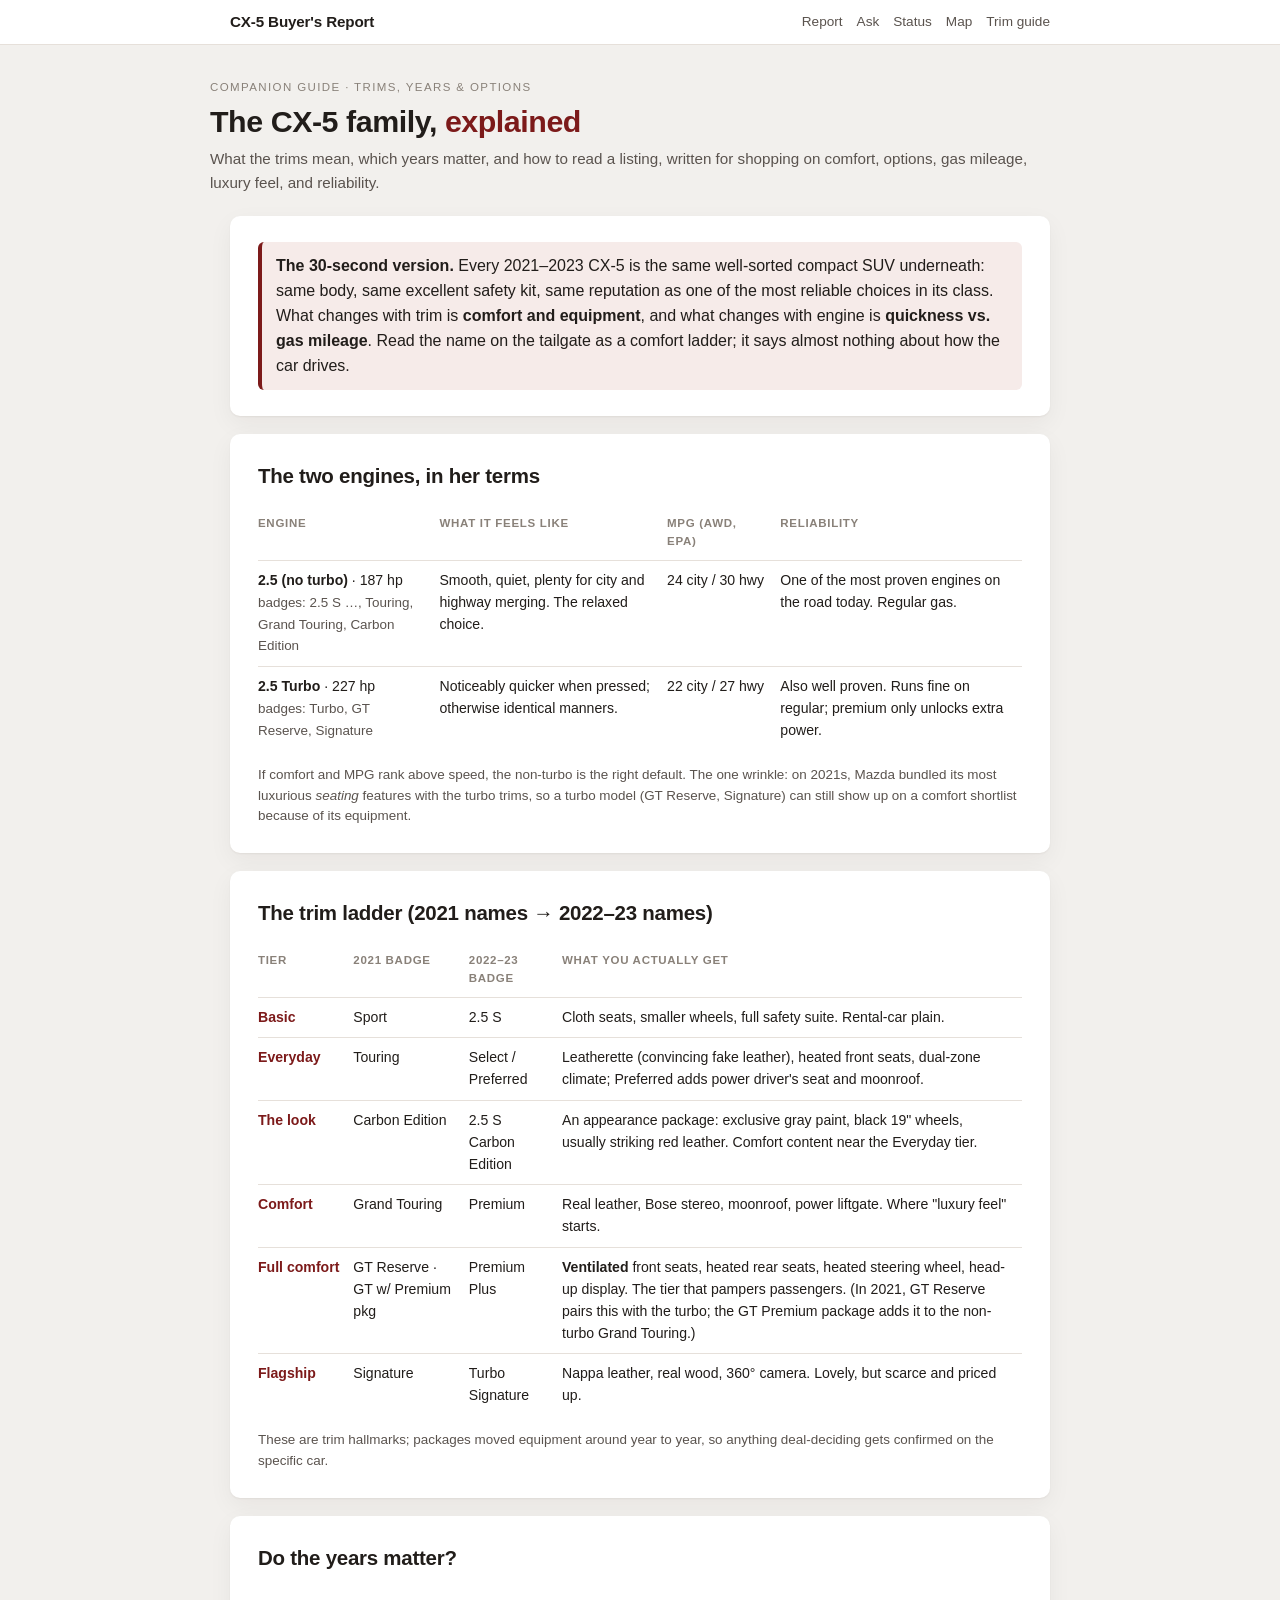
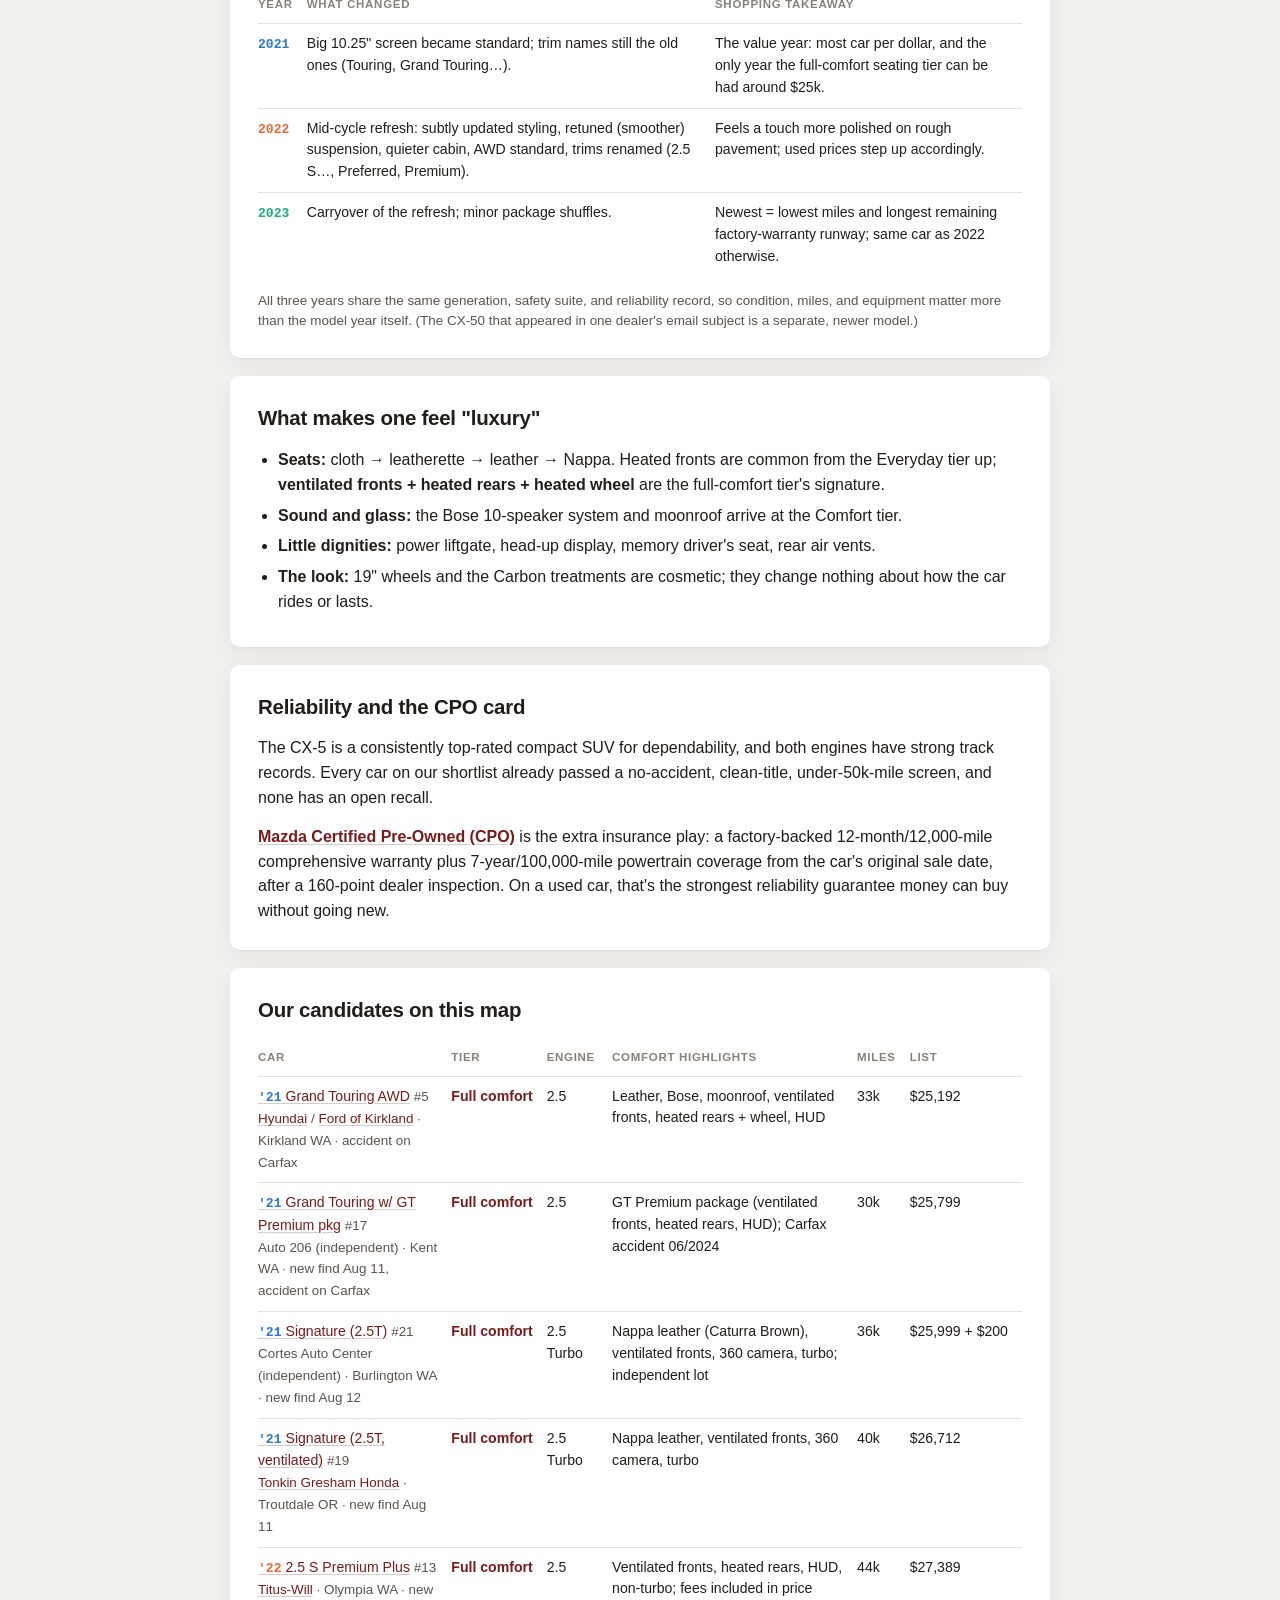
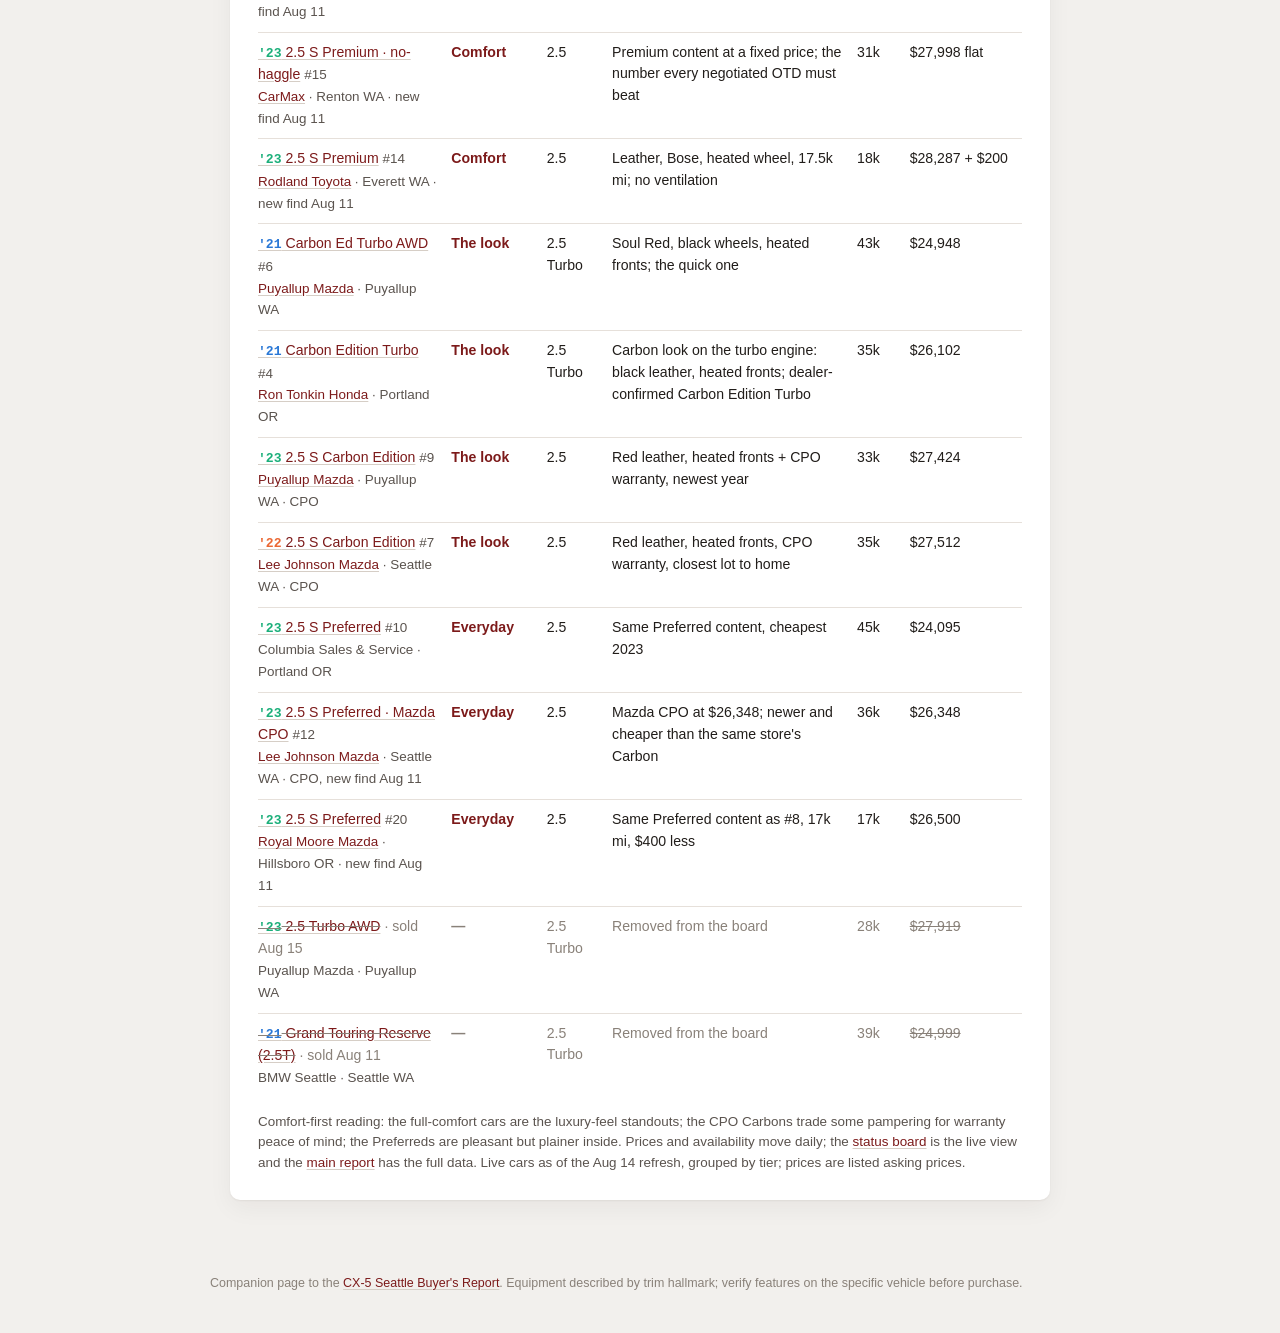
<file: trims.html>
<!doctype html>
<html lang="en">
<head>
<meta charset="utf-8">
<meta name="viewport" content="width=device-width, initial-scale=1">
<meta name="robots" content="noindex">
<link rel="icon" href="data:image/svg+xml,<svg xmlns=%22http://www.w3.org/2000/svg%22 viewBox=%220 0 100 100%22><text y=%22.9em%22 font-size=%2290%22>🚗</text></svg>">
<title>CX-5 Trims &amp; Years, Explained: Companion to the Buyer's Report</title>
<style>
:root {
  color-scheme: light;
  --ground: #f2f0ed; --surface: #ffffff; --surface-2: #f8f6f4; --surface-3: #efece8;
  --ink: #211d1a; --ink-2: #5a534e; --ink-3: #898179;
  --rule: #e6e0da; --rule-2: #d6cec6;
  --accent: #7c1a1a; --accent-hover: #621313; --accent-soft: #f6ebe9;
  --good: #1a7657; --good-soft: #e2f1ea; --warn: #7d5408; --warn-soft: #fbefd4;
  --neutral-soft: #eeeae6;
  --y21: #2a78d6; --y22: #eb6834; --y23: #1baf7a;
  --shadow: 0 1px 2px rgba(45, 28, 16, .06), 0 8px 24px rgba(45, 28, 16, .05);
  --radius: 10px;
  --font: -apple-system, BlinkMacSystemFont, "Segoe UI", Roboto, "Helvetica Neue", Arial, sans-serif;
  --mono: ui-monospace, SFMono-Regular, Menlo, Consolas, "Liberation Mono", monospace;
}
* { box-sizing: border-box; }
body { margin: 0; background: var(--ground); color: var(--ink); font-family: var(--font); font-size: 16px; line-height: 1.55; -webkit-font-smoothing: antialiased; }
a { color: var(--accent); text-decoration-color: var(--rule-2); text-underline-offset: 2px; }
a:hover { color: var(--accent-hover); }
.wrap { max-width: 860px; margin: 0 auto; padding: 0 20px; }
.topnav { background: var(--surface); border-bottom: 1px solid var(--rule); position: sticky; top: 0; z-index: 5; }
.navwrap { display: flex; align-items: center; justify-content: space-between; gap: 16px; padding: 10px 20px; max-width: 860px; margin: 0 auto; }
.brand { font-weight: 700; letter-spacing: -.01em; text-decoration: none; color: var(--ink); font-size: .95rem; }
.navlinks { display: flex; gap: 14px; font-size: .85rem; }
.navlinks a { text-decoration: none; color: var(--ink-2); }
.navlinks a:hover { color: var(--accent); }
@media (max-width: 600px) { .brand { display: none; } .navwrap { justify-content: flex-start; } .navlinks a { white-space: nowrap; padding: 8px 2px; } }
.masthead { padding: 34px 0 22px; }
.eyebrow { text-transform: uppercase; letter-spacing: .12em; font-size: .72rem; color: var(--ink-3); margin: 0 0 8px; }
h1 { font-size: 1.9rem; line-height: 1.15; letter-spacing: -.015em; margin: 0 0 8px; text-wrap: balance; }
h1 em { color: var(--accent); font-style: normal; }
.scope { color: var(--ink-2); margin: 0; font-size: .95rem; }
main.wrap { display: flex; flex-direction: column; gap: 18px; padding-bottom: 56px; }
.card { background: var(--surface); border-radius: var(--radius); box-shadow: var(--shadow); padding: 26px 28px; display: flex; flex-direction: column; gap: 14px; min-width: 0; }
.card h2 { font-size: 1.28rem; font-weight: 700; letter-spacing: -.012em; margin: 0; }
.card p { margin: 0; }
.lead-note { border-left: 4px solid var(--accent); background: var(--accent-soft); border-radius: 6px; padding: 12px 14px; }
.muted { color: var(--ink-2); }
.small, .note { font-size: .84rem; color: var(--ink-2); }
.scroll { overflow-x: auto; }
table { border-collapse: collapse; width: 100%; font-size: .88rem; }
th, td { text-align: left; padding: 9px 14px 9px 0; border-bottom: 1px solid var(--rule); vertical-align: top; }
tr:last-child td { border-bottom: none; }
th { color: var(--ink-3); font-weight: 600; font-size: .72rem; text-transform: uppercase; letter-spacing: .06em; }
td strong { font-weight: 650; }
.tier { color: var(--accent); font-weight: 650; white-space: nowrap; }
.num { font-variant-numeric: tabular-nums; white-space: nowrap; }
.yr { font-family: var(--mono); font-weight: 700; font-size: .82rem; }
.yr.y21 { color: var(--y21); } .yr.y22 { color: var(--y22); } .yr.y23 { color: var(--y23); }
ul { margin: 0; padding-left: 20px; } li { margin-bottom: 6px; }
.sold td { color: var(--ink-3); }
.footer { color: var(--ink-3); font-size: .78rem; padding: 18px 0 40px; }
a:focus-visible { outline: 2px solid var(--accent); outline-offset: 2px; border-radius: 3px; }
</style>
</head>
<body>
<nav class="topnav" aria-label="Sections"><div class="navwrap">
  <a class="brand" href="index.html">CX-5 Buyer's Report</a>
  <div class="navlinks"><a href="index.html">Report</a><a href="ask.html">Ask</a><a href="status.html">Status</a><a href="map.html">Map</a><a href="trims.html" aria-current="page">Trim guide</a></div>
</div></nav>

<header class="masthead wrap">
  <p class="eyebrow">Companion guide &#183; trims, years &amp; options</p>
  <h1>The CX-5 family, <em>explained</em></h1>
  <p class="scope">What the trims mean, which years matter, and how to read a listing, written for shopping on comfort, options, gas mileage, luxury feel, and reliability.</p>
</header>

<main class="wrap">

<section class="card">
  <div class="lead-note"><strong>The 30-second version.</strong> Every 2021–2023 CX-5 is the same well-sorted compact SUV underneath: same body, same excellent safety kit, same reputation as one of the most reliable choices in its class. What changes with trim is <strong>comfort and equipment</strong>, and what changes with engine is <strong>quickness vs. gas mileage</strong>. Read the name on the tailgate as a comfort ladder; it says almost nothing about how the car drives.</div>
</section>

<section class="card">
  <h2>The two engines, in her terms</h2>
  <div class="scroll">
    <table>
      <tr><th>Engine</th><th>What it feels like</th><th>MPG (AWD, EPA)</th><th>Reliability</th></tr>
      <tr>
        <td><strong>2.5 (no turbo)</strong> · 187 hp<br><span class="note">badges: 2.5 S …, Touring, Grand Touring, Carbon Edition</span></td>
        <td>Smooth, quiet, plenty for city and highway merging. The relaxed choice.</td>
        <td class="num">24 city / 30 hwy</td>
        <td>One of the most proven engines on the road today. Regular gas.</td>
      </tr>
      <tr>
        <td><strong>2.5 Turbo</strong> · 227 hp<br><span class="note">badges: Turbo, GT Reserve, Signature</span></td>
        <td>Noticeably quicker when pressed; otherwise identical manners.</td>
        <td class="num">22 city / 27 hwy</td>
        <td>Also well proven. Runs fine on regular; premium only unlocks extra power.</td>
      </tr>
    </table>
  </div>
  <p class="note">If comfort and MPG rank above speed, the non-turbo is the right default. The one wrinkle: on 2021s, Mazda bundled its most luxurious <em>seating</em> features with the turbo trims, so a turbo model (GT Reserve, Signature) can still show up on a comfort shortlist because of its equipment.</p>
</section>

<section class="card">
  <h2>The trim ladder (2021 names &rarr; 2022–23 names)</h2>
  <div class="scroll">
    <table>
      <tr><th>Tier</th><th>2021 badge</th><th>2022–23 badge</th><th>What you actually get</th></tr>
      <tr><td class="tier">Basic</td><td>Sport</td><td>2.5 S</td><td>Cloth seats, smaller wheels, full safety suite. Rental-car plain.</td></tr>
      <tr><td class="tier">Everyday</td><td>Touring</td><td>Select / Preferred</td><td>Leatherette (convincing fake leather), heated front seats, dual-zone climate; Preferred adds power driver's seat and moonroof.</td></tr>
      <tr><td class="tier">The look</td><td>Carbon Edition</td><td>2.5 S Carbon Edition</td><td>An appearance package: exclusive gray paint, black 19&quot; wheels, usually striking red leather. Comfort content near the Everyday tier.</td></tr>
      <tr><td class="tier">Comfort</td><td>Grand Touring</td><td>Premium</td><td>Real leather, Bose stereo, moonroof, power liftgate. Where "luxury feel" starts.</td></tr>
      <tr><td class="tier">Full comfort</td><td>GT Reserve · GT w/ Premium pkg</td><td>Premium Plus</td><td><strong>Ventilated</strong> front seats, heated rear seats, heated steering wheel, head-up display. The tier that pampers passengers. (In 2021, GT Reserve pairs this with the turbo; the GT Premium package adds it to the non-turbo Grand Touring.)</td></tr>
      <tr><td class="tier">Flagship</td><td>Signature</td><td>Turbo Signature</td><td>Nappa leather, real wood, 360&deg; camera. Lovely, but scarce and priced up.</td></tr>
    </table>
  </div>
  <p class="note">These are trim hallmarks; packages moved equipment around year to year, so anything deal-deciding gets confirmed on the specific car.</p>
</section>

<section class="card">
  <h2>Do the years matter?</h2>
  <div class="scroll">
    <table>
      <tr><th>Year</th><th>What changed</th><th>Shopping takeaway</th></tr>
      <tr><td><span class="yr y21">2021</span></td><td>Big 10.25&quot; screen became standard; trim names still the old ones (Touring, Grand Touring…).</td><td>The value year: most car per dollar, and the only year the full-comfort seating tier can be had around $25k.</td></tr>
      <tr><td><span class="yr y22">2022</span></td><td>Mid-cycle refresh: subtly updated styling, retuned (smoother) suspension, quieter cabin, AWD standard, trims renamed (2.5 S…, Preferred, Premium).</td><td>Feels a touch more polished on rough pavement; used prices step up accordingly.</td></tr>
      <tr><td><span class="yr y23">2023</span></td><td>Carryover of the refresh; minor package shuffles.</td><td>Newest = lowest miles and longest remaining factory-warranty runway; same car as 2022 otherwise.</td></tr>
    </table>
  </div>
  <p class="note">All three years share the same generation, safety suite, and reliability record, so condition, miles, and equipment matter more than the model year itself. (The CX-50 that appeared in one dealer's email subject is a separate, newer model.)</p>
</section>

<section class="card">
  <h2>What makes one feel "luxury"</h2>
  <ul>
    <li><strong>Seats:</strong> cloth → leatherette → leather → Nappa. Heated fronts are common from the Everyday tier up; <strong>ventilated fronts + heated rears + heated wheel</strong> are the full-comfort tier's signature.</li>
    <li><strong>Sound and glass:</strong> the Bose 10-speaker system and moonroof arrive at the Comfort tier.</li>
    <li><strong>Little dignities:</strong> power liftgate, head-up display, memory driver's seat, rear air vents.</li>
    <li><strong>The look:</strong> 19&quot; wheels and the Carbon treatments are cosmetic; they change nothing about how the car rides or lasts.</li>
  </ul>
</section>

<section class="card">
  <h2>Reliability and the CPO card</h2>
  <p>The CX-5 is a consistently top-rated compact SUV for dependability, and both engines have strong track records. Every car on our shortlist already passed a no-accident, clean-title, under-50k-mile screen, and none has an open recall.</p>
  <p><strong><a href="https://www.mazdausa.com/certified-pre-owned">Mazda Certified Pre-Owned (CPO)</a></strong> is the extra insurance play: a factory-backed 12-month/12,000-mile comprehensive warranty plus 7-year/100,000-mile powertrain coverage from the car's original sale date, after a 160-point dealer inspection. On a used car, that's the strongest reliability guarantee money can buy without going new.</p>
</section>

<section class="card">
  <h2>Our candidates on this map</h2>
  <div class="scroll">
    <table>
      <tr><th>Car</th><th>Tier</th><th>Engine</th><th>Comfort highlights</th><th>Miles</th><th>List</th></tr>
      <tr><td><a href="https://www.cargurus.com/Cars/listing/451807182"><span class="yr y21">'21</span> Grand Touring AWD</a> <span class="note">#5</span><br><span class="note"><a href="https://www.hyundaiofkirkland.com/">Hyundai</a> / <a href="https://www.fordofkirkland.com/">Ford of Kirkland</a> · Kirkland WA · accident on Carfax</span></td><td class="tier">Full comfort</td><td>2.5</td><td>Leather, Bose, moonroof, ventilated fronts, heated rears + wheel, HUD</td><td class="num">33k</td><td class="num">$25,192</td></tr>
      <tr><td><a href="https://www.autotrader.com/cars-for-sale/vehicle/787629893"><span class="yr y21">'21</span> Grand Touring w/ GT Premium pkg</a> <span class="note">#17</span><br><span class="note">Auto 206 (independent) · Kent WA · new find Aug 11, accident on Carfax</span></td><td class="tier">Full comfort</td><td>2.5</td><td>GT Premium package (ventilated fronts, heated rears, HUD); Carfax accident 06/2024</td><td class="num">30k</td><td class="num">$25,799</td></tr>
      <tr><td><a href="https://www.kbb.com/cars-for-sale/vehicle/787933636"><span class="yr y21">'21</span> Signature (2.5T)</a> <span class="note">#21</span><br><span class="note">Cortes Auto Center (independent) · Burlington WA · new find Aug 12</span></td><td class="tier">Full comfort</td><td>2.5 Turbo</td><td>Nappa leather (Caturra Brown), ventilated fronts, 360 camera, turbo; independent lot</td><td class="num">36k</td><td class="num">$25,999 + $200</td></tr>
      <tr><td><a href="https://www.cars.com/vehicledetail/671f18d1-7917-4929-b9c7-3f175ba4013f/"><span class="yr y21">'21</span> Signature (2.5T, ventilated)</a> <span class="note">#19</span><br><span class="note"><a href="https://www.tonkingreshamhonda.com/">Tonkin Gresham Honda</a> · Troutdale OR · new find Aug 11</span></td><td class="tier">Full comfort</td><td>2.5 Turbo</td><td>Nappa leather, ventilated fronts, 360 camera, turbo</td><td class="num">40k</td><td class="num">$26,712</td></tr>
      <tr><td><a href="https://www.kbb.com/cars-for-sale/vehicle/784195725"><span class="yr y22">'22</span> 2.5 S Premium Plus</a> <span class="note">#13</span><br><span class="note"><a href="https://www.titus-will.com/">Titus-Will</a> · Olympia WA · new find Aug 11</span></td><td class="tier">Full comfort</td><td>2.5</td><td>Ventilated fronts, heated rears, HUD, non-turbo; fees included in price</td><td class="num">44k</td><td class="num">$27,389</td></tr>
      <tr><td><a href="https://www.cargurus.com/Cars/listing/455754266"><span class="yr y23">'23</span> 2.5 S Premium · no-haggle</a> <span class="note">#15</span><br><span class="note"><a href="https://www.carmax.com/stores/7263">CarMax</a> · Renton WA · new find Aug 11</span></td><td class="tier">Comfort</td><td>2.5</td><td>Premium content at a fixed price; the number every negotiated OTD must beat</td><td class="num">31k</td><td class="num">$27,998 flat</td></tr>
      <tr><td><a href="https://www.cargurus.com/Cars/listing/453332129"><span class="yr y23">'23</span> 2.5 S Premium</a> <span class="note">#14</span><br><span class="note"><a href="https://www.rodlandtoyota.com/">Rodland Toyota</a> · Everett WA · new find Aug 11</span></td><td class="tier">Comfort</td><td>2.5</td><td>Leather, Bose, heated wheel, 17.5k mi; no ventilation</td><td class="num">18k</td><td class="num">$28,287 + $200</td></tr>
      <tr><td><a href="https://www.cargurus.com/Cars/listing/449972241"><span class="yr y21">'21</span> Carbon Ed Turbo AWD</a> <span class="note">#6</span><br><span class="note"><a href="https://www.puyallupmazda.com/">Puyallup Mazda</a> · Puyallup WA</span></td><td class="tier">The look</td><td>2.5 Turbo</td><td>Soul Red, black wheels, heated fronts; the quick one</td><td class="num">43k</td><td class="num">$24,948</td></tr>
      <tr><td><a href="https://www.kbb.com/cars-for-sale/vehicle/782577606"><span class="yr y21">'21</span> Carbon Edition Turbo</a> <span class="note">#4</span><br><span class="note"><a href="https://www.rontonkinhonda.com/">Ron Tonkin Honda</a> · Portland OR</span></td><td class="tier">The look</td><td>2.5 Turbo</td><td>Carbon look on the turbo engine: black leather, heated fronts; dealer-confirmed Carbon Edition Turbo</td><td class="num">35k</td><td class="num">$26,102</td></tr>
      <tr><td><a href="https://www.cargurus.com/Cars/listing/450917825"><span class="yr y23">'23</span> 2.5 S Carbon Edition</a> <span class="note">#9</span><br><span class="note"><a href="https://www.puyallupmazda.com/">Puyallup Mazda</a> · Puyallup WA · CPO</span></td><td class="tier">The look</td><td>2.5</td><td>Red leather, heated fronts + CPO warranty, newest year</td><td class="num">33k</td><td class="num">$27,424</td></tr>
      <tr><td><a href="https://www.cargurus.com/Cars/listing/453287059"><span class="yr y22">'22</span> 2.5 S Carbon Edition</a> <span class="note">#7</span><br><span class="note"><a href="https://www.mazdaofseattle.com/">Lee Johnson Mazda</a> · Seattle WA · CPO</span></td><td class="tier">The look</td><td>2.5</td><td>Red leather, heated fronts, CPO warranty, closest lot to home</td><td class="num">35k</td><td class="num">$27,512</td></tr>
      <tr><td><a href="https://www.cars.com/vehicledetail/d4fd9d01-99f9-4673-87c0-1a173ef9551f/"><span class="yr y23">'23</span> 2.5 S Preferred</a> <span class="note">#10</span><br><span class="note">Columbia Sales &amp; Service · Portland OR</span></td><td class="tier">Everyday</td><td>2.5</td><td>Same Preferred content, cheapest 2023</td><td class="num">45k</td><td class="num">$24,095</td></tr>
      <tr><td><a href="https://www.cars.com/vehicledetail/d7b0a899-fdc8-4776-9379-64684c757f41/"><span class="yr y23">'23</span> 2.5 S Preferred · Mazda CPO</a> <span class="note">#12</span><br><span class="note"><a href="https://www.mazdaofseattle.com/">Lee Johnson Mazda</a> · Seattle WA · CPO, new find Aug 11</span></td><td class="tier">Everyday</td><td>2.5</td><td>Mazda CPO at $26,348; newer and cheaper than the same store&#x27;s Carbon</td><td class="num">36k</td><td class="num">$26,348</td></tr>
      <tr><td><a href="https://www.cars.com/vehicledetail/84b6552a-4a94-4c5b-96bf-0b3b37cc55a9/"><span class="yr y23">'23</span> 2.5 S Preferred</a> <span class="note">#20</span><br><span class="note"><a href="https://www.royalmooremazda.com/">Royal Moore Mazda</a> · Hillsboro OR · new find Aug 11</span></td><td class="tier">Everyday</td><td>2.5</td><td>Same Preferred content as #8, 17k mi, $400 less</td><td class="num">17k</td><td class="num">$26,500</td></tr>
      <tr class="sold"><td><s><a href="https://www.cargurus.com/Cars/listing/448185375"><span class="yr y23">'23</span> 2.5 Turbo AWD</a></s> · sold Aug 15<br><span class="note">Puyallup Mazda · Puyallup WA</span></td><td class="tier">—</td><td>2.5 Turbo</td><td>Removed from the board</td><td class="num">28k</td><td class="num"><s>$27,919</s></td></tr>
      <tr class="sold"><td><s><a href="https://www.cargurus.com/Cars/listing/455054228"><span class="yr y21">'21</span> Grand Touring Reserve (2.5T)</a></s> · sold Aug 11<br><span class="note">BMW Seattle · Seattle WA</span></td><td class="tier">—</td><td>2.5 Turbo</td><td>Removed from the board</td><td class="num">39k</td><td class="num"><s>$24,999</s></td></tr>
    </table>
  </div>
  <p class="note">Comfort-first reading: the full-comfort cars are the luxury-feel standouts; the CPO Carbons trade some pampering for warranty peace of mind; the Preferreds are pleasant but plainer inside. Prices and availability move daily; the <a href="status.html">status board</a> is the live view and the <a href="index.html">main report</a> has the full data. Live cars as of the Aug 14 refresh, grouped by tier; prices are listed asking prices.</p>
</section>

</main>
<footer class="footer wrap">Companion page to the <a href="index.html">CX-5 Seattle Buyer's Report</a>. Equipment described by trim hallmark; verify features on the specific vehicle before purchase.</footer>
</body>
</html>
</file>
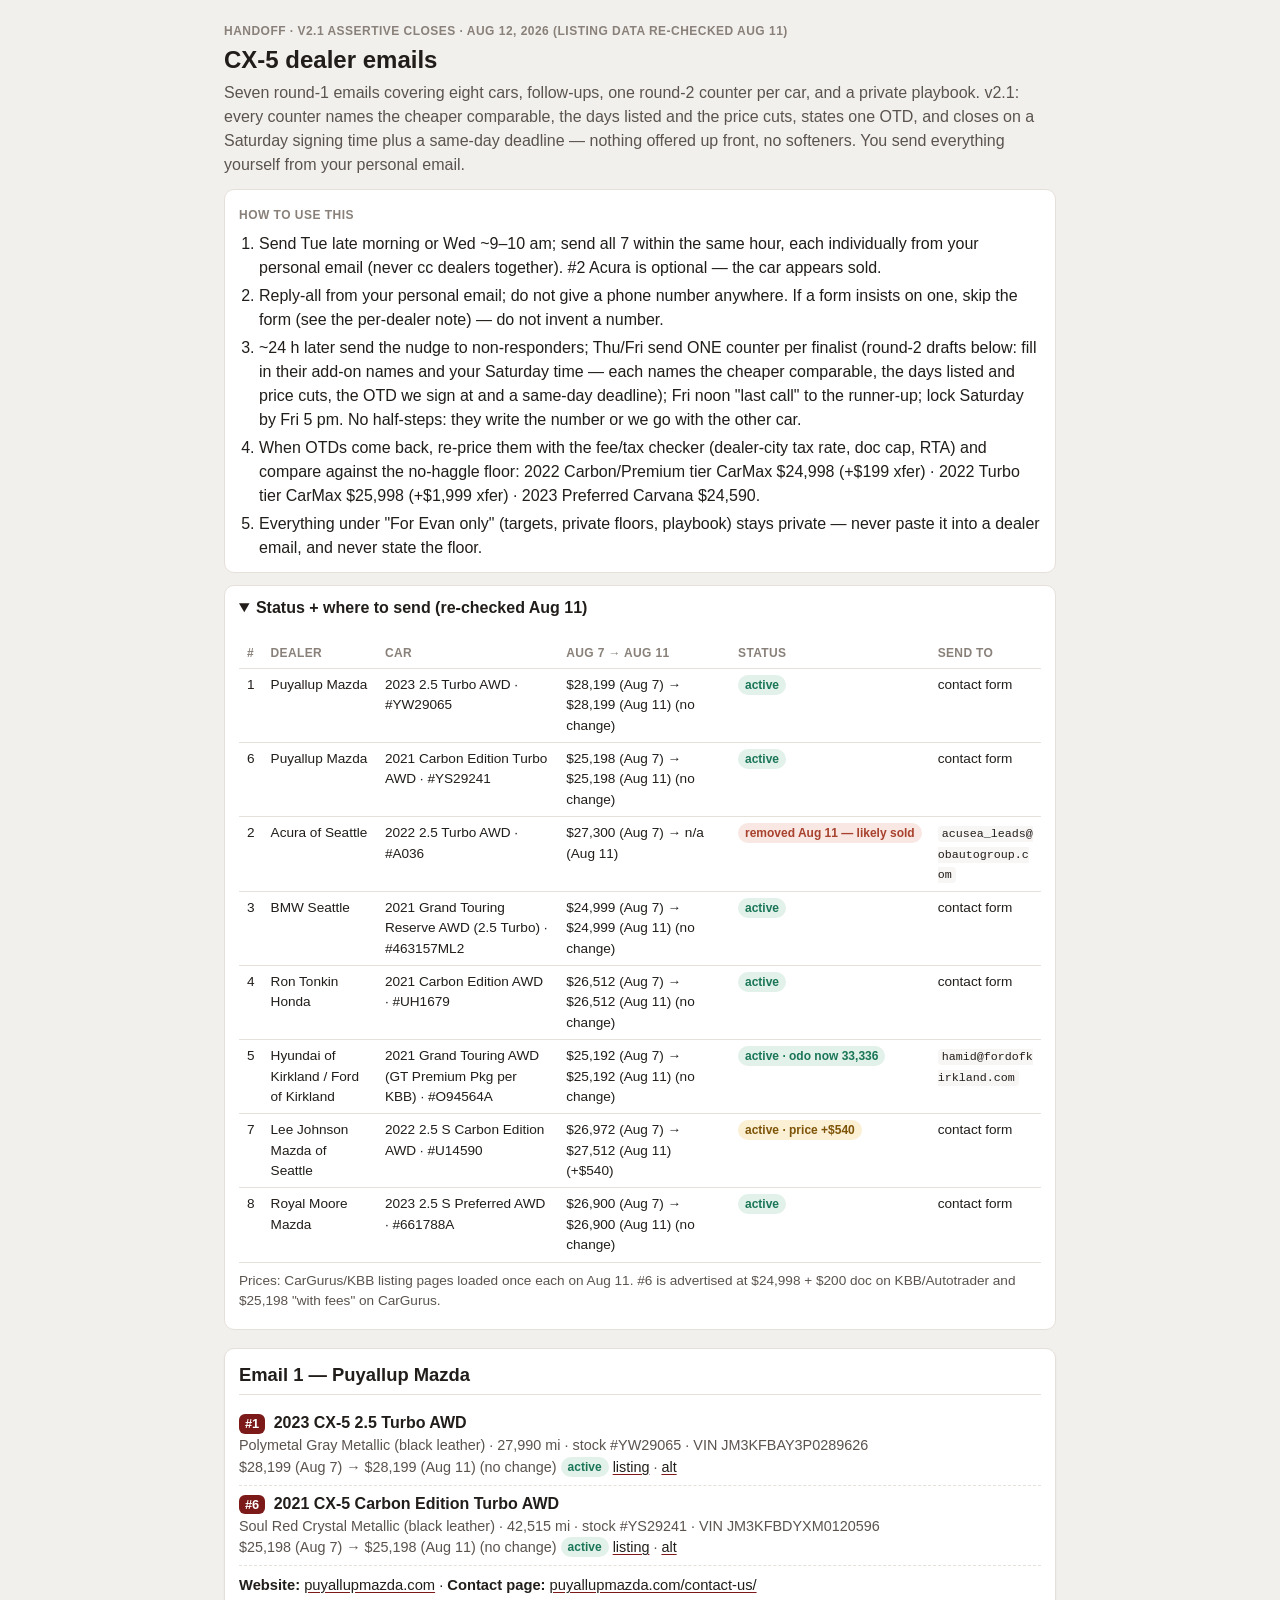
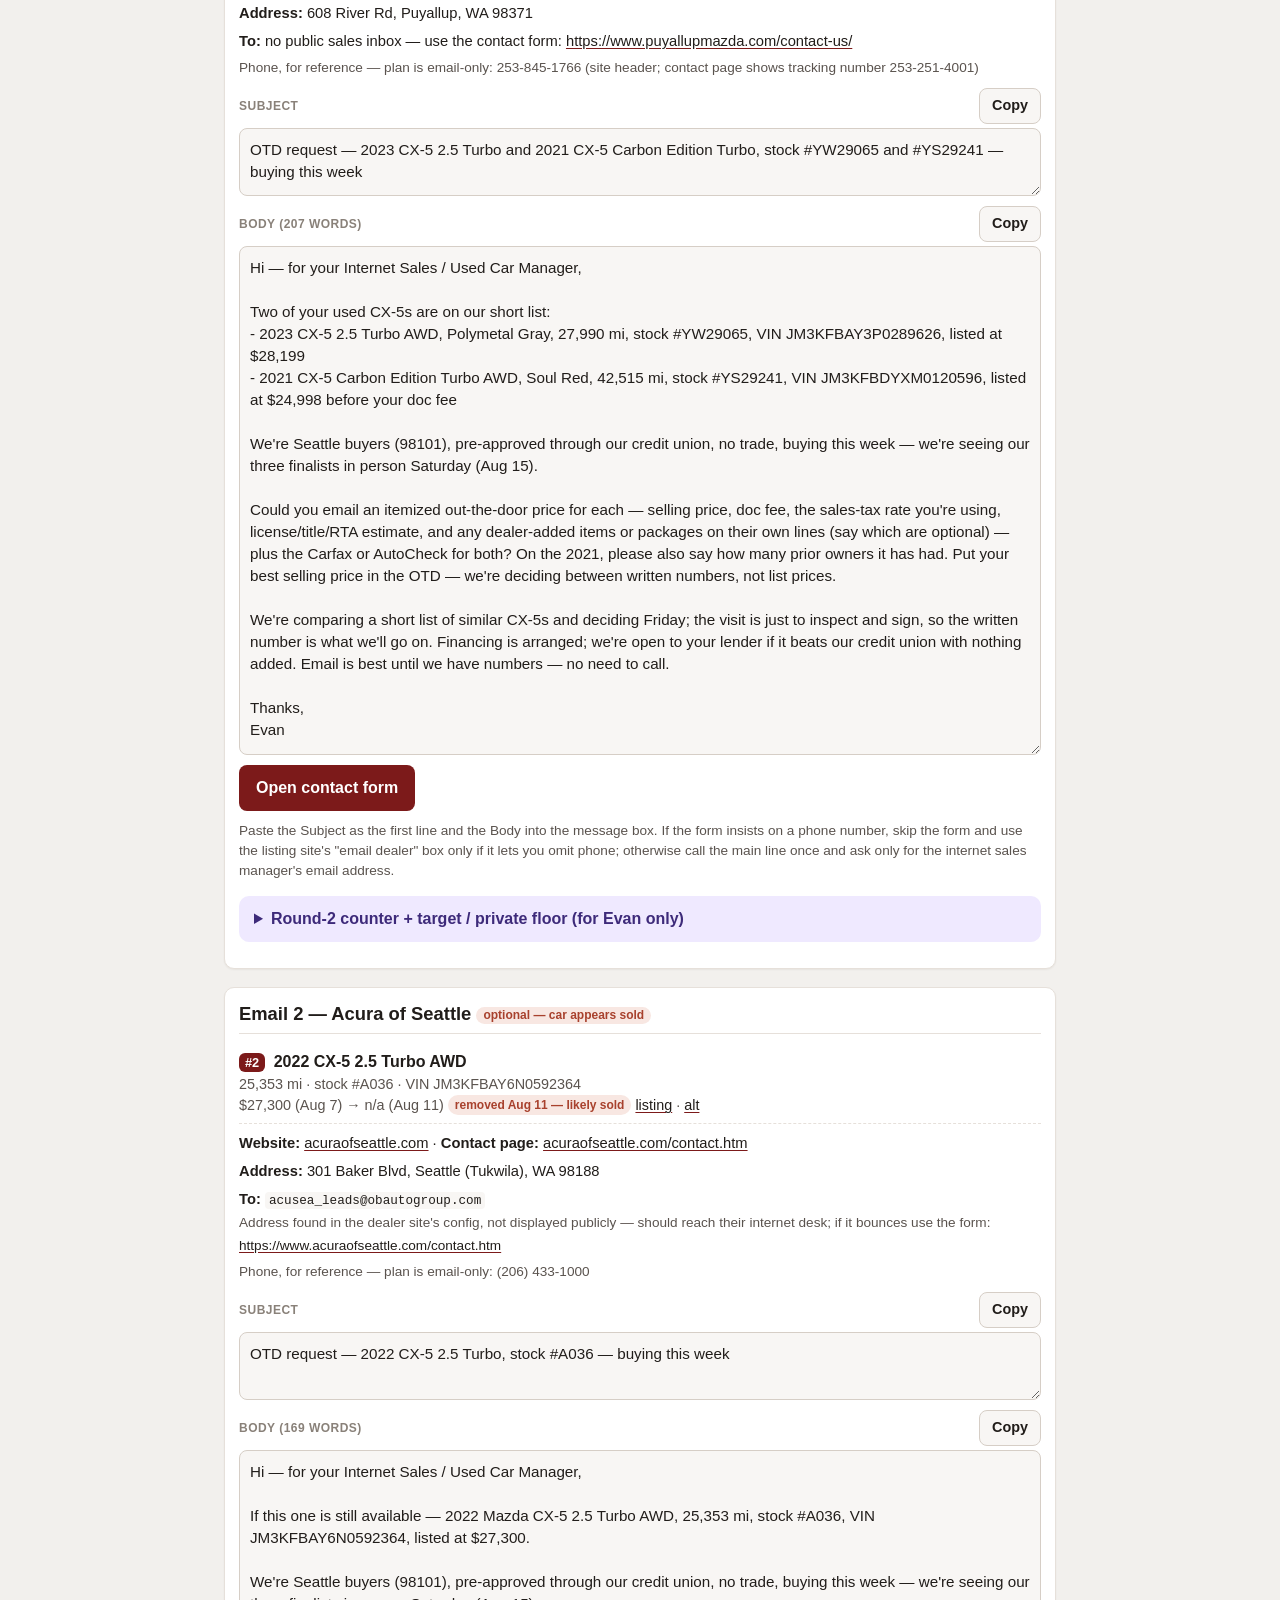
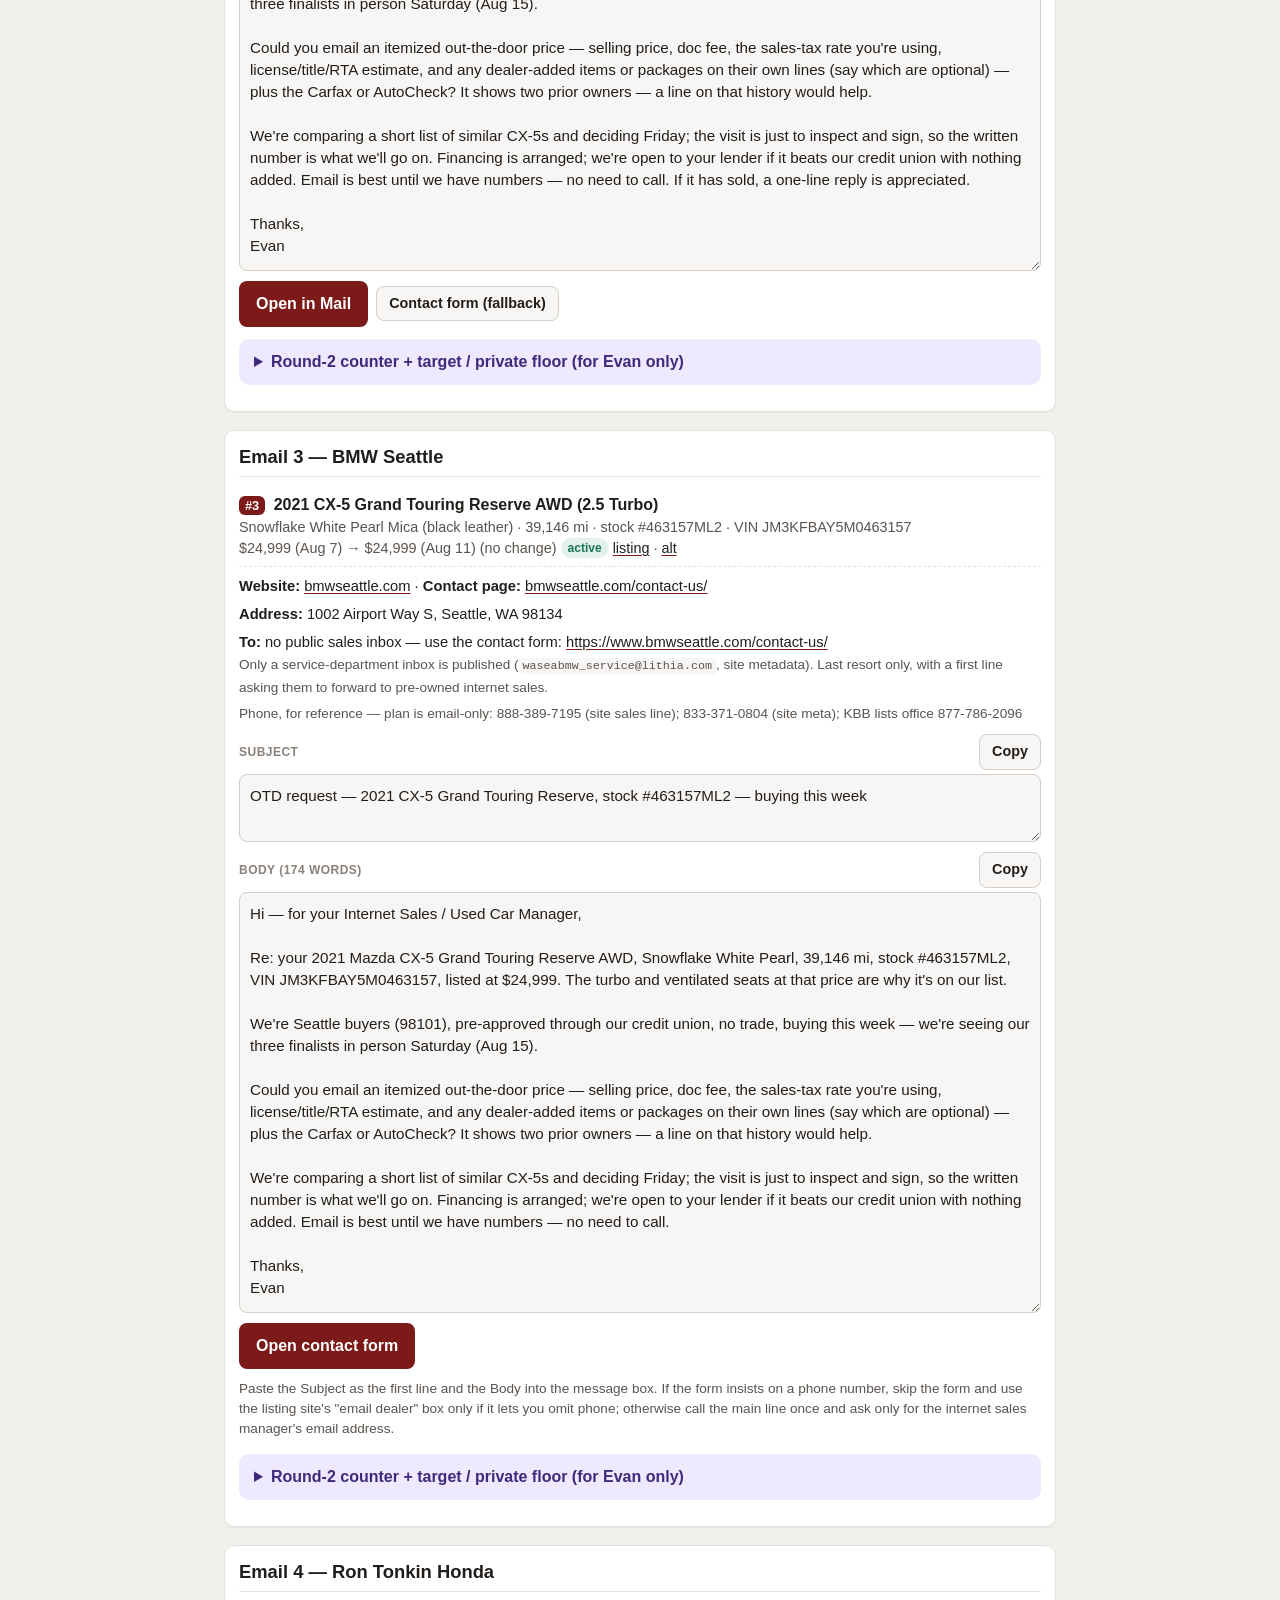
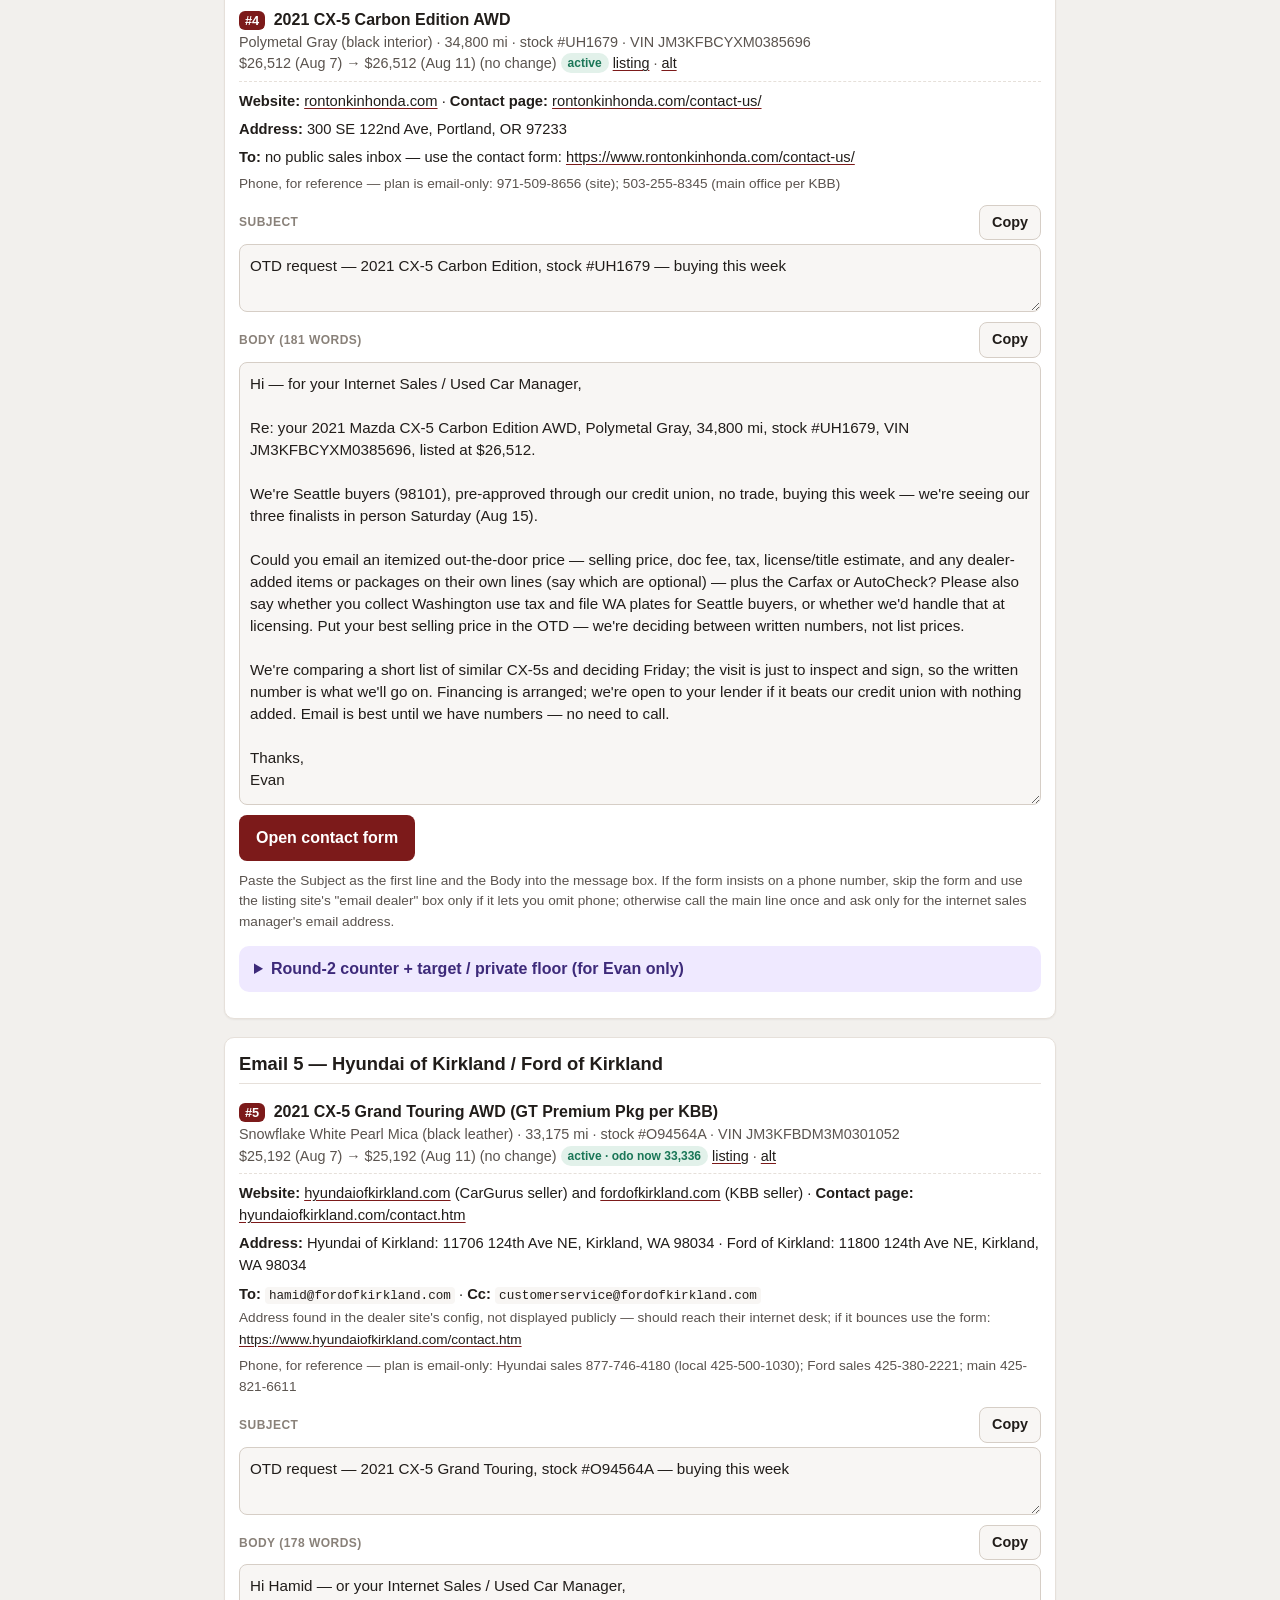
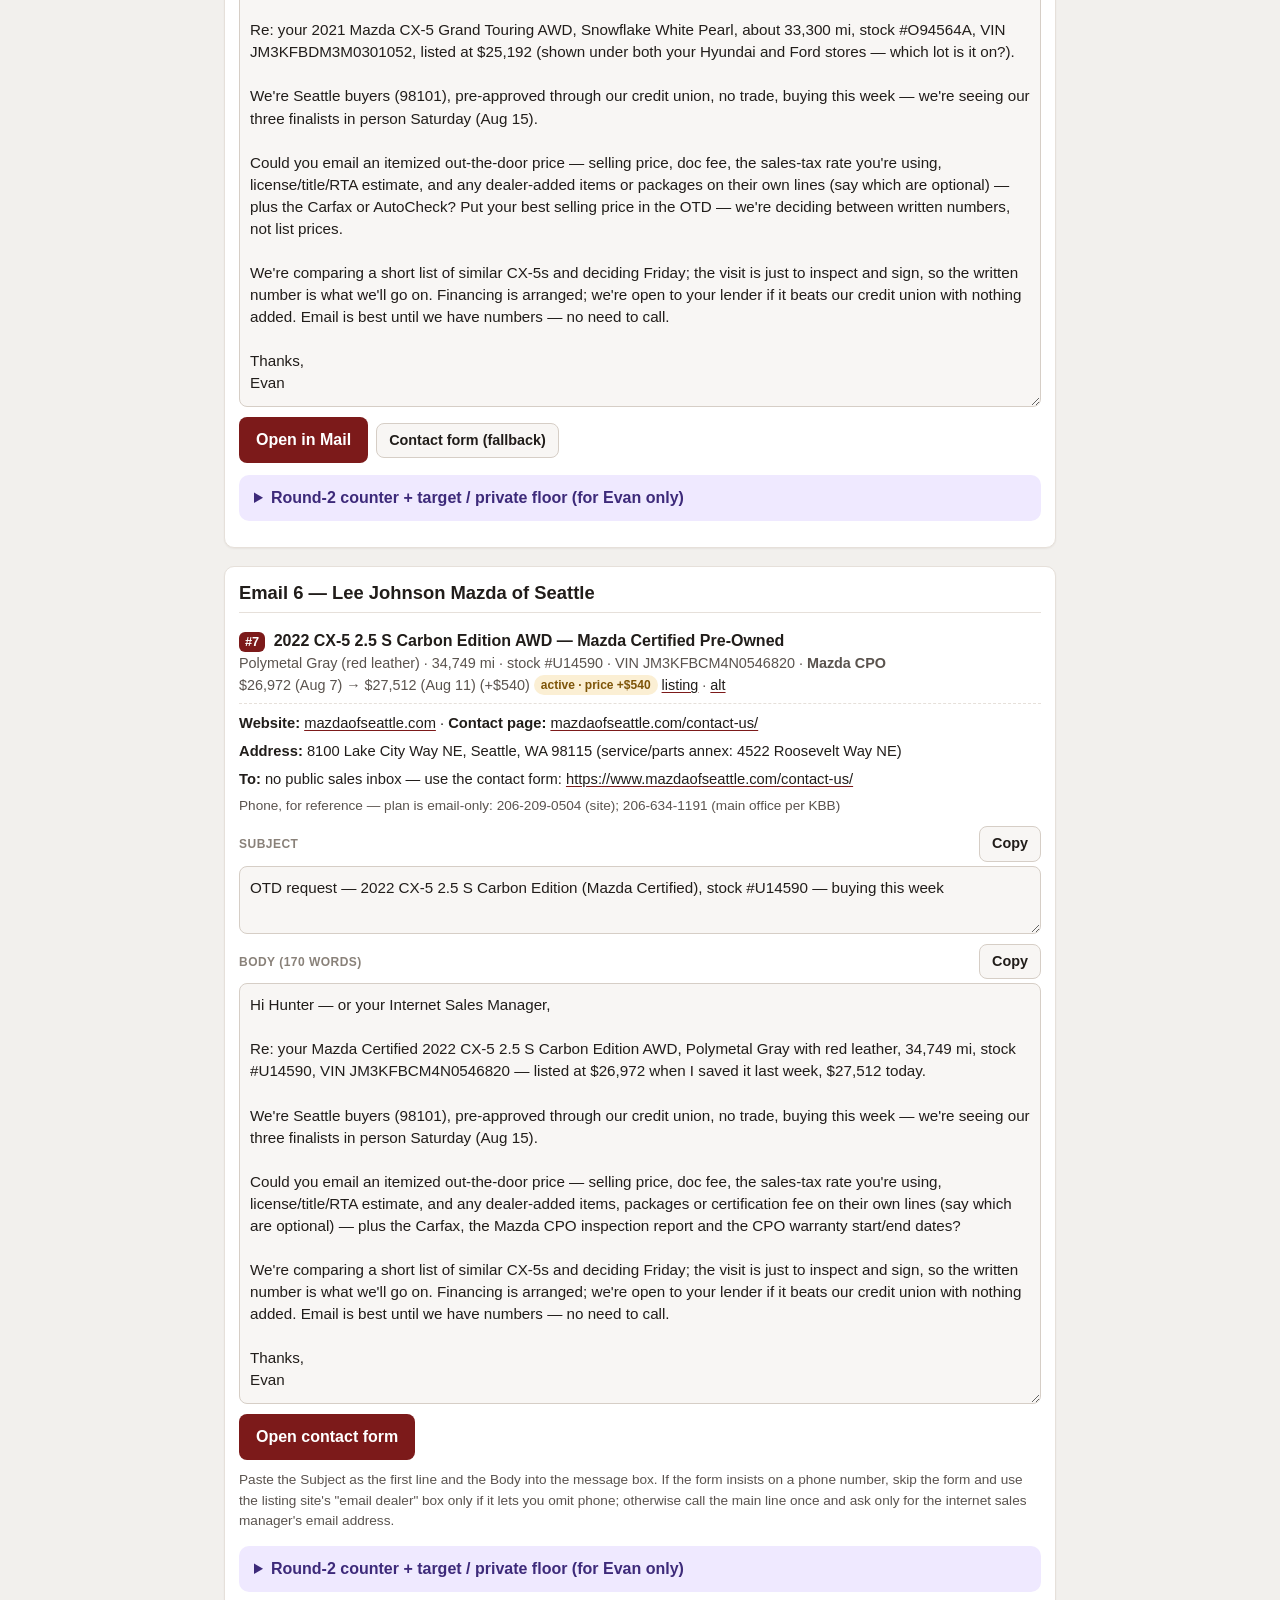
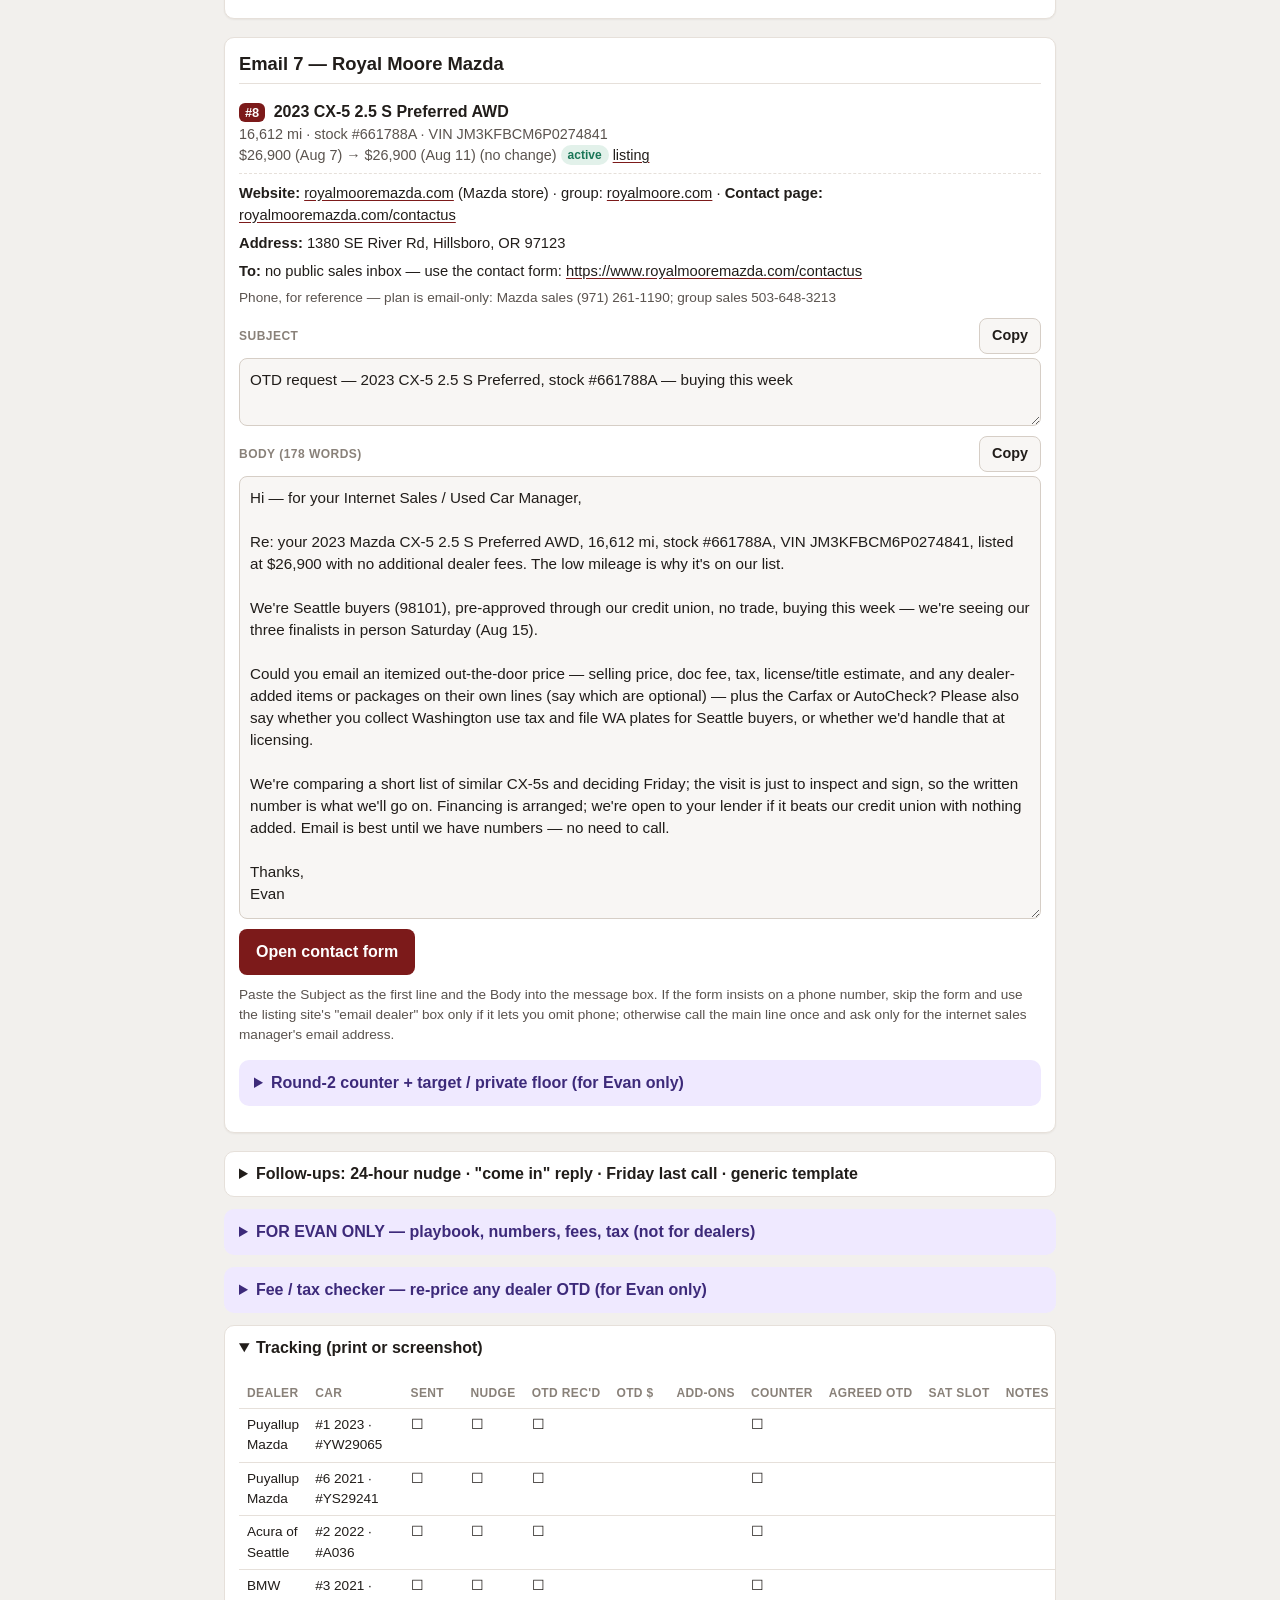
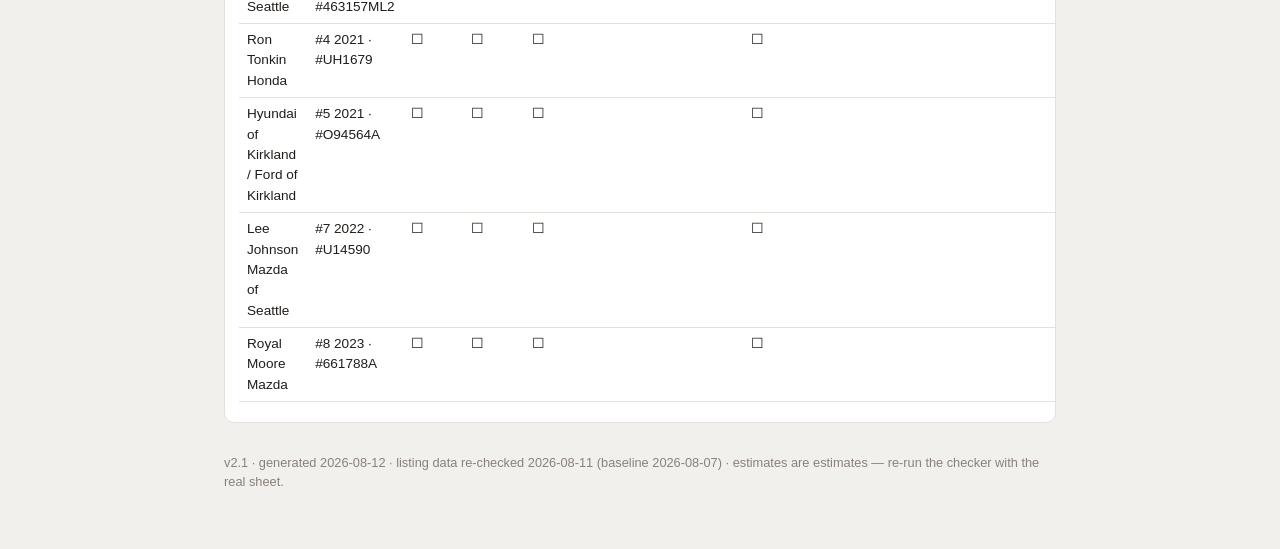
<file: outreach/CX5-Dealer-Emails.html>
<!doctype html><html lang="en"><head><meta charset="utf-8"><meta name="viewport" content="width=device-width,initial-scale=1"><meta name="robots" content="noindex,nofollow"><title>CX-5 Dealer Emails</title><style>
:root{color-scheme:light dark;--ground:#f2f0ed;--surface:#fff;--surface-2:#f8f6f4;--ink:#211d1a;--ink-2:#5a534e;--ink-3:#898179;--rule:#e6e0da;--rule-2:#d6cec6;--accent:#7c1a1a;--accent-soft:#f6ebe9;--good:#1a7657;--good-soft:#e2f1ea;--bad:#a8412d;--bad-soft:#f8e7e2;--warn:#7d5408;--warn-soft:#fbefd4;--priv:#efe9ff;--priv-ink:#3d2a7a;--radius:10px;--font:-apple-system,BlinkMacSystemFont,"Segoe UI",Roboto,"Helvetica Neue",Arial,sans-serif;--mono:ui-monospace,SFMono-Regular,Menlo,Consolas,monospace}
@media (prefers-color-scheme:dark){:root:not([data-theme="light"]){--ground:#161311;--surface:#201c19;--surface-2:#28231f;--ink:#f1ece7;--ink-2:#c2b8ae;--ink-3:#978d84;--rule:#3a332d;--rule-2:#4a423b;--accent:#e59a8c;--accent-soft:#3a2320;--good:#6fcfa8;--good-soft:#183328;--bad:#f0a08a;--bad-soft:#3b211a;--warn:#f0c56a;--warn-soft:#3a2e12;--priv:#2a2440;--priv-ink:#cbbdff}}
:root[data-theme="dark"]{--ground:#161311;--surface:#201c19;--surface-2:#28231f;--ink:#f1ece7;--ink-2:#c2b8ae;--ink-3:#978d84;--rule:#3a332d;--rule-2:#4a423b;--accent:#e59a8c;--accent-soft:#3a2320;--good:#6fcfa8;--good-soft:#183328;--bad:#f0a08a;--bad-soft:#3b211a;--warn:#f0c56a;--warn-soft:#3a2e12;--priv:#2a2440;--priv-ink:#cbbdff}
*,*::before,*::after{box-sizing:border-box}
html{-webkit-text-size-adjust:100%;text-size-adjust:100%}
body{margin:0;background:var(--ground);color:var(--ink);font-family:var(--font);font-size:16px;line-height:1.5;overflow-wrap:anywhere;-webkit-font-smoothing:antialiased}
.wrap{max-width:860px;margin:0 auto;padding:16px 14px 60px}
a{color:var(--ink);text-decoration-color:var(--accent);text-underline-offset:2px}
h1{font-size:1.5rem;line-height:1.2;margin:4px 0 6px}
h2{font-size:1.15rem;line-height:1.25;margin:0}
h3{font-size:1rem;margin:18px 0 6px}
p{margin:6px 0}
.muted{color:var(--ink-2)} .small{font-size:.85rem}
code{font-family:var(--mono);font-size:.86em;background:var(--surface-2);padding:1px 4px;border-radius:4px;word-break:break-all}
.lede{color:var(--ink-2);margin-bottom:12px}
.box{background:var(--surface);border:1px solid var(--rule);border-radius:var(--radius);padding:12px 14px;margin:12px 0}
.box ol{margin:6px 0 0;padding-left:1.25rem} .box li+li{margin-top:4px}
.card{background:var(--surface);border:1px solid var(--rule);border-radius:var(--radius);padding:14px;margin:18px 0;box-shadow:0 1px 2px rgba(45,28,16,.06)}
.card-h{border-bottom:1px solid var(--rule);padding-bottom:8px;margin-bottom:10px}
.car{padding:6px 0;border-bottom:1px dashed var(--rule)}
.car-t{font-weight:650} .rank{display:inline-block;background:var(--accent);color:#fff;border-radius:6px;padding:0 6px;font-size:.8rem;margin-right:4px}
.car-m{font-size:.9rem;color:var(--ink-2)}
.badge{display:inline-block;font-size:.75rem;font-weight:650;padding:1px 7px;border-radius:999px;vertical-align:1px;white-space:nowrap}
.badge.good{background:var(--good-soft);color:var(--good)} .badge.bad{background:var(--bad-soft);color:var(--bad)} .badge.warn{background:var(--warn-soft);color:var(--warn)}
.contact{font-size:.92rem;margin:8px 0}
.blk{margin:10px 0}
.blk-h{display:flex;justify-content:space-between;align-items:center;margin-bottom:4px}
.lbl{font-size:.75rem;letter-spacing:.04em;text-transform:uppercase;color:var(--ink-3);font-weight:650}
textarea{width:100%;max-width:100%;display:block;font-family:var(--font);font-size:.95rem;line-height:1.45;color:var(--ink);background:var(--surface-2);border:1px solid var(--rule-2);border-radius:8px;padding:10px;resize:vertical}
button.copy,.btn{font:inherit;font-size:.9rem;font-weight:600;border-radius:8px;border:1px solid var(--rule-2);background:var(--surface-2);color:var(--ink);padding:6px 12px;cursor:pointer;text-decoration:none;display:inline-block}
button.copy.ok{background:var(--good-soft);color:var(--good);border-color:transparent}
.actions{display:flex;flex-wrap:wrap;gap:8px;align-items:center;margin:8px 0 4px}
.actions p{flex-basis:100%;margin:2px 0}
.btn.primary{background:var(--accent);color:#fff;border-color:transparent;padding:10px 16px;font-size:1rem}
details{margin:12px 0;border:1px solid var(--rule);border-radius:var(--radius);background:var(--surface)}
details>summary{cursor:pointer;padding:10px 14px;font-weight:650;list-style:revert}
details>*:not(summary){padding:0 14px}
details[open]{padding-bottom:12px}
details.private,section.private{background:var(--priv);border-color:transparent}
details.private>summary,.privtag{color:var(--priv-ink)}
.counter{border-top:1px dashed var(--rule-2);padding-top:8px;margin-top:8px}
.tw{display:grid;grid-template-columns:repeat(3,minmax(0,1fr));gap:8px;margin:6px 0}
.tw>div{background:var(--surface);border:1px solid var(--rule);border-radius:8px;padding:8px;display:flex;flex-direction:column;gap:2px}
.tw strong{font-size:1.1rem}
.scroll{overflow-x:auto;-webkit-overflow-scrolling:touch;margin:8px 0}
table{border-collapse:collapse;width:100%;font-size:.85rem;font-variant-numeric:tabular-nums}
.scroll table{min-width:660px}
th,td{overflow-wrap:normal;word-break:normal}
th,td{border-bottom:1px solid var(--rule);padding:6px 8px;text-align:left;vertical-align:top}
th{font-size:.75rem;text-transform:uppercase;letter-spacing:.03em;color:var(--ink-3);white-space:nowrap}
table.track td{height:34px;min-width:60px}
.note{background:var(--warn-soft);color:var(--ink);border-radius:8px;padding:10px 12px;margin:8px 0}
.calc{display:grid;grid-template-columns:1fr;gap:8px;margin:8px 0}
.calc label{font-size:.85rem;color:var(--ink-2);display:flex;flex-direction:column;gap:3px}
.calc input,.calc select{font:inherit;padding:7px 8px;border:1px solid var(--rule-2);border-radius:8px;background:var(--surface-2);color:var(--ink);width:100%}
.out{background:var(--surface-2);border-radius:8px;padding:10px 12px;font-variant-numeric:tabular-nums}
ul,ol{padding-left:1.25rem;margin:6px 0} li+li{margin-top:4px}
footer{margin-top:30px;font-size:.8rem;color:var(--ink-3)}
@media (min-width:700px){.calc{grid-template-columns:1fr 1fr}}
@media print{body{background:#fff;color:#000;font-size:11pt}.wrap{max-width:none;padding:0}button.copy,.actions,.noprint{display:none!important}.card,details,.box{box-shadow:none;break-inside:auto;border-color:#ccc;background:#fff}details.private,section.private{background:#f4f1fb}textarea{border:1px solid #ccc;background:#fafafa;color:#000;overflow:visible}a{color:#000}.scroll{overflow:visible}.scroll table{min-width:0}table{font-size:8.5pt}h2{break-after:avoid}}
</style></head><body>
<div class="wrap">
  <p class="lbl">Handoff · v2.1 assertive closes · Aug 12, 2026 (listing data re-checked Aug 11)</p>
  <h1>CX-5 dealer emails</h1>
  <p class="lede">Seven round-1 emails covering eight cars, follow-ups, one round-2 counter per car, and a private playbook. v2.1: every counter names the cheaper comparable, the days listed and the price cuts, states one OTD, and closes on a Saturday signing time plus a same-day deadline — nothing offered up front, no softeners. You send everything yourself from your personal email.</p>
  <div class="box"><span class="lbl">How to use this</span><ol><li>Send Tue late morning or Wed ~9–10 am; send all 7 within the same hour, each individually from your personal email (never cc dealers together). #2 Acura is optional — the car appears sold.</li><li>Reply-all from your personal email; do not give a phone number anywhere. If a form insists on one, skip the form (see the per-dealer note) — do not invent a number.</li><li>~24 h later send the nudge to non-responders; Thu/Fri send ONE counter per finalist (round-2 drafts below: fill in their add-on names and your Saturday time — each names the cheaper comparable, the days listed and price cuts, the OTD we sign at and a same-day deadline); Fri noon &quot;last call&quot; to the runner-up; lock Saturday by Fri 5 pm. No half-steps: they write the number or we go with the other car.</li><li>When OTDs come back, re-price them with the fee/tax checker (dealer-city tax rate, doc cap, RTA) and compare against the no-haggle floor: 2022 Carbon/Premium tier CarMax $24,998 (+$199 xfer) · 2022 Turbo tier CarMax $25,998 (+$1,999 xfer) · 2023 Preferred Carvana $24,590.</li><li>Everything under &quot;For Evan only&quot; (targets, private floors, playbook) stays private — never paste it into a dealer email, and never state the floor.</li></ol></div>
  <details open><summary>Status + where to send (re-checked Aug 11)</summary><div class="scroll"><table><thead><tr><th>#</th><th>Dealer</th><th>Car</th><th>Aug 7 → Aug 11</th><th>Status</th><th>Send to</th></tr></thead><tbody><tr><td>1</td><td>Puyallup Mazda</td><td>2023 2.5 Turbo AWD · #YW29065</td><td>$28,199 (Aug 7) → $28,199 (Aug 11) (no change)</td><td><span class="badge good">active</span></td><td>contact form</td></tr><tr><td>6</td><td>Puyallup Mazda</td><td>2021 Carbon Edition Turbo AWD · #YS29241</td><td>$25,198 (Aug 7) → $25,198 (Aug 11) (no change)</td><td><span class="badge good">active</span></td><td>contact form</td></tr><tr><td>2</td><td>Acura of Seattle</td><td>2022 2.5 Turbo AWD · #A036</td><td>$27,300 (Aug 7) → n/a (Aug 11)</td><td><span class="badge bad">removed Aug 11 — likely sold</span></td><td><code>acusea_leads@obautogroup.com</code></td></tr><tr><td>3</td><td>BMW Seattle</td><td>2021 Grand Touring Reserve AWD (2.5 Turbo) · #463157ML2</td><td>$24,999 (Aug 7) → $24,999 (Aug 11) (no change)</td><td><span class="badge good">active</span></td><td>contact form</td></tr><tr><td>4</td><td>Ron Tonkin Honda</td><td>2021 Carbon Edition AWD · #UH1679</td><td>$26,512 (Aug 7) → $26,512 (Aug 11) (no change)</td><td><span class="badge good">active</span></td><td>contact form</td></tr><tr><td>5</td><td>Hyundai of Kirkland / Ford of Kirkland</td><td>2021 Grand Touring AWD (GT Premium Pkg per KBB) · #O94564A</td><td>$25,192 (Aug 7) → $25,192 (Aug 11) (no change)</td><td><span class="badge good">active · odo now 33,336</span></td><td><code>hamid@fordofkirkland.com</code></td></tr><tr><td>7</td><td>Lee Johnson Mazda of Seattle</td><td>2022 2.5 S Carbon Edition AWD · #U14590</td><td>$26,972 (Aug 7) → $27,512 (Aug 11) (+$540)</td><td><span class="badge warn">active · price +$540</span></td><td>contact form</td></tr><tr><td>8</td><td>Royal Moore Mazda</td><td>2023 2.5 S Preferred AWD · #661788A</td><td>$26,900 (Aug 7) → $26,900 (Aug 11) (no change)</td><td><span class="badge good">active</span></td><td>contact form</td></tr></tbody></table></div><p class="small muted">Prices: CarGurus/KBB listing pages loaded once each on Aug 11. #6 is advertised at $24,998 + $200 doc on KBB/Autotrader and $25,198 "with fees" on CarGurus.</p></details>
  
  <section class="card" id="email1">
    <div class="card-h"><h2>Email 1 — Puyallup Mazda</h2></div>
    <div class="car"><div class="car-t"><span class="rank">#1</span> 2023 CX-5 2.5 Turbo AWD</div>
        <div class="car-m">Polymetal Gray Metallic (black leather) · 27,990 mi · stock #YW29065 · VIN JM3KFBAY3P0289626</div>
        <div class="car-m">$28,199 (Aug 7) → $28,199 (Aug 11) (no change) <span class="badge good">active</span> <a href="https://www.cargurus.com/Cars/listing/448185375" target="_blank" rel="noopener">listing</a> · <a href="https://www.kbb.com/cars-for-sale/vehicle/780500436" target="_blank" rel="noopener">alt</a></div></div><div class="car"><div class="car-t"><span class="rank">#6</span> 2021 CX-5 Carbon Edition Turbo AWD</div>
        <div class="car-m">Soul Red Crystal Metallic (black leather) · 42,515 mi · stock #YS29241 · VIN JM3KFBDYXM0120596</div>
        <div class="car-m">$25,198 (Aug 7) → $25,198 (Aug 11) (no change) <span class="badge good">active</span> <a href="https://www.cargurus.com/Cars/listing/449972241" target="_blank" rel="noopener">listing</a> · <a href="https://www.kbb.com/cars-for-sale/vehicle/782113493" target="_blank" rel="noopener">alt</a></div></div>
    <div class="contact">
      <p><strong>Website:</strong> <a href="https://www.puyallupmazda.com/" target="_blank" rel="noopener">puyallupmazda.com</a> · <strong>Contact page:</strong> <a href="https://www.puyallupmazda.com/contact-us/" target="_blank" rel="noopener">puyallupmazda.com/contact-us/</a></p>
      <p><strong>Address:</strong> 608 River Rd, Puyallup, WA 98371</p>
      <p><strong>To:</strong> no public sales inbox — use the contact form: <a href="https://www.puyallupmazda.com/contact-us/" target="_blank" rel="noopener">https://www.puyallupmazda.com/contact-us/</a></p>
      <p class="small muted">Phone, for reference — plan is email-only: 253-845-1766 (site header; contact page shows tracking number 253-251-4001)</p>
    </div>
    
      <div class="blk"><div class="blk-h"><span class="lbl">Subject</span><button type="button" class="copy" data-copy="sub1">Copy</button></div>
      <textarea id="sub1" readonly rows="2">OTD request — 2023 CX-5 2.5 Turbo and 2021 CX-5 Carbon Edition Turbo, stock #YW29065 and #YS29241 — buying this week</textarea></div>
    
      <div class="blk"><div class="blk-h"><span class="lbl">Body (207 words)</span><button type="button" class="copy" data-copy="body1">Copy</button></div>
      <textarea id="body1" readonly rows="16">Hi — for your Internet Sales / Used Car Manager,

Two of your used CX-5s are on our short list:
- 2023 CX-5 2.5 Turbo AWD, Polymetal Gray, 27,990 mi, stock #YW29065, VIN JM3KFBAY3P0289626, listed at $28,199
- 2021 CX-5 Carbon Edition Turbo AWD, Soul Red, 42,515 mi, stock #YS29241, VIN JM3KFBDYXM0120596, listed at $24,998 before your doc fee

We're Seattle buyers (98101), pre-approved through our credit union, no trade, buying this week — we're seeing our three finalists in person Saturday (Aug 15).

Could you email an itemized out-the-door price for each — selling price, doc fee, the sales-tax rate you're using, license/title/RTA estimate, and any dealer-added items or packages on their own lines (say which are optional) — plus the Carfax or AutoCheck for both? On the 2021, please also say how many prior owners it has had. Put your best selling price in the OTD — we're deciding between written numbers, not list prices.

We're comparing a short list of similar CX-5s and deciding Friday; the visit is just to inspect and sign, so the written number is what we'll go on. Financing is arranged; we're open to your lender if it beats our credit union with nothing added. Email is best until we have numbers — no need to call.

Thanks,
Evan</textarea></div>
    <div class="actions"><a class="btn primary" href="https://www.puyallupmazda.com/contact-us/" target="_blank" rel="noopener">Open contact form</a><p class="small muted">Paste the Subject as the first line and the Body into the message box. If the form insists on a phone number, skip the form and use the listing site's "email dealer" box only if it lets you omit phone; otherwise call the main line once and ask only for the internet sales manager's email address.</p></div>
    <details class="private"><summary>Round-2 counter + target / private floor (for Evan only)</summary><div class="counter">
        <div class="tw"><div><span class="lbl">TARGET OTD — the demand</span><strong>$30,750</strong><span class="small muted">selling $27,000</span></div><div><span class="lbl">PRIVATE FLOOR — never state it</span><strong>$32,100</strong><span class="small muted">selling $28,199</span></div><div><span class="lbl">EST. OTD AT LIST</span><strong>$32,096</strong><span class="small muted">Puyallup 10.80%</span></div></div>
        <p class="small"><strong>At list:</strong> $28,199 selling + $200 doc + $3,045 tax (10.80% × selling; doc untaxed) + $352 RTA (1.1% × $38,500 MSRP × 0.83) + $300 title/plates/fees ≈ $32,096</p>
        <p class="small"><strong>Target:</strong> $27,000 selling (−$1,199 vs list) + $200 doc + $2,916 tax + $352 RTA + $300 ≈ $30,768 → say $30,750</p>
        <p class="small"><strong>Private floor:</strong> $28,199 selling + $200 doc + $3,045 tax + $352 RTA + $300 ≈ $32,096 → $32,100, and only with zero add-ons — private floor, never state it</p>
        <p class="small"><strong>Why:</strong> Aged unit: 88 days listed (since mid-May), three prices $28,854 → $28,814 → $28,199, own site shows $27,999, 1-owner, already ~$2,800 under KBB Seattle fair price. Memo range for 60–84+ day units with prior drops = $1,000–1,500 off; demand $1,200. Private floor = list price with a clean sheet (it is already the best-value turbo in the set).</p>
        <p class="small"><strong>Subject:</strong> Re: OTD request — 2023 CX-5 2.5 Turbo, stock #YW29065 — buying this week</p>
        
      <div class="blk"><div class="blk-h"><span class="lbl">Round-2 counter — car #1</span><button type="button" class="copy" data-copy="ctr1">Copy</button></div>
      <textarea id="ctr1" readonly rows="14">Hi [Name],

Thanks for the breakdown on the 2023 CX-5 2.5 Turbo (stock #YW29065). Two changes and we sign Saturday.

First, take off [ADD-ON / PACKAGE NAME, $___] — we don't want it, so quote the car without it rather than discounting around it.

Second, the price: this car has been listed since mid-May through three prices ($28,854, $28,814, now $28,199), your own site shows it at $27,999 today, and a no-haggle 2023 CX-5 Turbo with 24k miles is in front of us at $27,998 — with a 2021 Signature turbo behind it at $25,999. Ninety days in, the next scheduled reduction is already priced into our number.

If you can write it at $30,750 out the door — same lines, nothing added — send the buyer's order with the VIN and we'll be there Saturday at [time] to sign and drive it home; we're open to your lender if it beats our credit union with nothing added. If not, tell me today and we'll go with the other car.

Thanks,
Evan</textarea></div>
      </div><div class="counter">
        <div class="tw"><div><span class="lbl">TARGET OTD — the demand</span><strong>$27,300</strong><span class="small muted">selling $24,000</span></div><div><span class="lbl">PRIVATE FLOOR — never state it</span><strong>$28,400</strong><span class="small muted">selling $24,998</span></div><div><span class="lbl">EST. OTD AT LIST</span><strong>$28,419</strong><span class="small muted">Puyallup 10.80%</span></div></div>
        <p class="small"><strong>At list:</strong> $24,998 selling + $200 doc + $2,700 tax (10.80% × selling; doc untaxed) + $222 RTA (1.1% × $31,000 MSRP × 0.65) + $300 title/plates/fees ≈ $28,419</p>
        <p class="small"><strong>Target:</strong> $24,000 selling (−$998 vs list) + $200 doc + $2,592 tax + $222 RTA + $300 ≈ $27,314 → say $27,300</p>
        <p class="small"><strong>Private floor:</strong> $24,998 selling + $200 doc + $2,700 tax + $222 RTA + $300 ≈ $28,419 → $28,400, and only with zero add-ons — private floor, never state it</p>
        <p class="small"><strong>Why:</strong> 68 days listed (since early June), prices $29,499 → $28,165 → $25,198 (advertised $24,998 + $200 doc), 42.5k mi, likely 2 owners. CarMax 2022 Turbo floor is $25,998 + $1,999 transfer ≈ $28,000 before tax, so this is already the cheap turbo; demand ~$1,000 for age/miles/owners. Private floor = list, clean sheet.</p>
        <p class="small"><strong>Subject:</strong> Re: OTD request — 2021 CX-5 Carbon Edition Turbo, stock #YS29241 — buying this week</p>
        
      <div class="blk"><div class="blk-h"><span class="lbl">Round-2 counter — car #6</span><button type="button" class="copy" data-copy="ctr6">Copy</button></div>
      <textarea id="ctr6" readonly rows="14">Hi [Name],

Thanks for the breakdown on the 2021 CX-5 Carbon Edition Turbo (stock #YS29241). Two changes and we sign Saturday.

First, take off [ADD-ON / PACKAGE NAME, $___] — we don't want it, so quote the car without it rather than discounting around it.

Second, the price: it has been listed since early June and cut from $29,499 to $28,165 to $25,198, it has 42k miles and two prior owners, and a 2021 Signature — same turbo, Nappa leather, ventilated seats, 40k miles — is in front of us at $25,999, with a one-owner 2021 Carbon Turbo at 35k miles at $26,102. Yours only wins on price, so the price has to win.

If you can write it at $27,300 out the door — same lines, nothing added — send the buyer's order with the VIN and we'll be there Saturday at [time] to sign and drive it home; we're open to your lender if it beats our credit union with nothing added. If not, tell me today and we'll go with the other car.

Thanks,
Evan</textarea></div>
      </div></details>
  </section>
  <section class="card" id="email2">
    <div class="card-h"><h2>Email 2 — Acura of Seattle <span class="badge bad">optional — car appears sold</span></h2></div>
    <div class="car"><div class="car-t"><span class="rank">#2</span> 2022 CX-5 2.5 Turbo AWD</div>
        <div class="car-m">25,353 mi · stock #A036 · VIN JM3KFBAY6N0592364</div>
        <div class="car-m">$27,300 (Aug 7) → n/a (Aug 11) <span class="badge bad">removed Aug 11 — likely sold</span> <a href="https://www.cargurus.com/Cars/listing/451655500" target="_blank" rel="noopener">listing</a> · <a href="https://www.kbb.com/cars-for-sale/vehicle/783886508" target="_blank" rel="noopener">alt</a></div></div>
    <div class="contact">
      <p><strong>Website:</strong> <a href="https://www.acuraofseattle.com/" target="_blank" rel="noopener">acuraofseattle.com</a> · <strong>Contact page:</strong> <a href="https://www.acuraofseattle.com/contact.htm" target="_blank" rel="noopener">acuraofseattle.com/contact.htm</a></p>
      <p><strong>Address:</strong> 301 Baker Blvd, Seattle (Tukwila), WA 98188</p>
      <p><strong>To:</strong> <code>acusea_leads@obautogroup.com</code><br><span class="small muted">Address found in the dealer site's config, not displayed publicly — should reach their internet desk; if it bounces use the form: <a href="https://www.acuraofseattle.com/contact.htm" target="_blank" rel="noopener">https://www.acuraofseattle.com/contact.htm</a></span></p>
      <p class="small muted">Phone, for reference — plan is email-only: (206) 433-1000</p>
    </div>
    
      <div class="blk"><div class="blk-h"><span class="lbl">Subject</span><button type="button" class="copy" data-copy="sub2">Copy</button></div>
      <textarea id="sub2" readonly rows="2">OTD request — 2022 CX-5 2.5 Turbo, stock #A036 — buying this week</textarea></div>
    
      <div class="blk"><div class="blk-h"><span class="lbl">Body (169 words)</span><button type="button" class="copy" data-copy="body2">Copy</button></div>
      <textarea id="body2" readonly rows="14">Hi — for your Internet Sales / Used Car Manager,

If this one is still available — 2022 Mazda CX-5 2.5 Turbo AWD, 25,353 mi, stock #A036, VIN JM3KFBAY6N0592364, listed at $27,300.

We're Seattle buyers (98101), pre-approved through our credit union, no trade, buying this week — we're seeing our three finalists in person Saturday (Aug 15).

Could you email an itemized out-the-door price — selling price, doc fee, the sales-tax rate you're using, license/title/RTA estimate, and any dealer-added items or packages on their own lines (say which are optional) — plus the Carfax or AutoCheck? It shows two prior owners — a line on that history would help.

We're comparing a short list of similar CX-5s and deciding Friday; the visit is just to inspect and sign, so the written number is what we'll go on. Financing is arranged; we're open to your lender if it beats our credit union with nothing added. Email is best until we have numbers — no need to call. If it has sold, a one-line reply is appreciated.

Thanks,
Evan</textarea></div>
    <div class="actions"><a class="btn primary" href="mailto:acusea_leads@obautogroup.com?subject=OTD%20request%20%E2%80%94%202022%20CX-5%202.5%20Turbo%2C%20stock%20%23A036%20%E2%80%94%20buying%20this%20week&body=Hi%20%E2%80%94%20for%20your%20Internet%20Sales%20%2F%20Used%20Car%20Manager%2C%0D%0A%0D%0AIf%20this%20one%20is%20still%20available%20%E2%80%94%202022%20Mazda%20CX-5%202.5%20Turbo%20AWD%2C%2025%2C353%20mi%2C%20stock%20%23A036%2C%20VIN%20JM3KFBAY6N0592364%2C%20listed%20at%20%2427%2C300.%0D%0A%0D%0AWe're%20Seattle%20buyers%20(98101)%2C%20pre-approved%20through%20our%20credit%20union%2C%20no%20trade%2C%20buying%20this%20week%20%E2%80%94%20we're%20seeing%20our%20three%20finalists%20in%20person%20Saturday%20(Aug%2015).%0D%0A%0D%0ACould%20you%20email%20an%20itemized%20out-the-door%20price%20%E2%80%94%20selling%20price%2C%20doc%20fee%2C%20the%20sales-tax%20rate%20you're%20using%2C%20license%2Ftitle%2FRTA%20estimate%2C%20and%20any%20dealer-added%20items%20or%20packages%20on%20their%20own%20lines%20(say%20which%20are%20optional)%20%E2%80%94%20plus%20the%20Carfax%20or%20AutoCheck%3F%20It%20shows%20two%20prior%20owners%20%E2%80%94%20a%20line%20on%20that%20history%20would%20help.%0D%0A%0D%0AWe're%20comparing%20a%20short%20list%20of%20similar%20CX-5s%20and%20deciding%20Friday%3B%20the%20visit%20is%20just%20to%20inspect%20and%20sign%2C%20so%20the%20written%20number%20is%20what%20we'll%20go%20on.%20Financing%20is%20arranged%3B%20we're%20open%20to%20your%20lender%20if%20it%20beats%20our%20credit%20union%20with%20nothing%20added.%20Email%20is%20best%20until%20we%20have%20numbers%20%E2%80%94%20no%20need%20to%20call.%20If%20it%20has%20sold%2C%20a%20one-line%20reply%20is%20appreciated.%0D%0A%0D%0AThanks%2C%0D%0AEvan">Open in Mail</a><a class="btn" href="https://www.acuraofseattle.com/contact.htm" target="_blank" rel="noopener">Contact form (fallback)</a></div>
    <details class="private"><summary>Round-2 counter + target / private floor (for Evan only)</summary><div class="counter">
        <div class="tw"><div><span class="lbl">TARGET OTD — the demand</span><strong>$30,000</strong><span class="small muted">selling $26,300</span></div><div><span class="lbl">PRIVATE FLOOR — never state it</span><strong>$30,650</strong><span class="small muted">selling $26,900</span></div><div><span class="lbl">EST. OTD AT LIST</span><strong>$31,118</strong><span class="small muted">Seattle 11.05%</span></div></div>
        <p class="small"><strong>At list:</strong> $27,300 selling + $200 doc + $3,017 tax (11.05% × selling; doc untaxed) + $301 RTA (1.1% × $37,000 MSRP × 0.74) + $300 title/plates/fees ≈ $31,118</p>
        <p class="small"><strong>Target:</strong> $26,300 selling (−$1,000 vs list) + $200 doc + $2,906 tax + $301 RTA + $300 ≈ $30,007 → say $30,000</p>
        <p class="small"><strong>Private floor:</strong> $26,900 selling + $200 doc + $2,972 tax + $301 RTA + $300 ≈ $30,674 → $30,650, and only with zero add-ons — private floor, never state it</p>
        <p class="small"><strong>Why:</strong> OPTIONAL — listing removed Aug 11, probably sold. If it resurfaces: 48 days (since late June), 2 owners, KBB/Autotrader had it at $26,900 vs $27,300 on CarGurus; CarMax 2022 Turbo floor $25,998 + $1,999 xfer. Target = $1,000 under CG price; private floor = the $26,900 they already advertised elsewhere, clean.</p>
        <p class="small"><strong>Subject:</strong> Re: OTD request — 2022 CX-5 2.5 Turbo, stock #A036 — buying this week</p>
        
      <div class="blk"><div class="blk-h"><span class="lbl">Round-2 counter — car #2 (optional)</span><button type="button" class="copy" data-copy="ctr2">Copy</button></div>
      <textarea id="ctr2" readonly rows="14">Hi [Name],

Thanks for the breakdown on the 2022 CX-5 2.5 Turbo (stock #A036). Two changes and we sign Saturday.

First, take off [ADD-ON / PACKAGE NAME, $___] — we don't want it, so quote the car without it rather than discounting around it.

Second, the price: you advertised this same car at $26,900 on another site last week against $27,300 here, it has been listed since late June with two prior owners, and a no-haggle 2022 CX-5 Turbo is in front of us at $25,998. We're pricing from your $26,900, not from $27,300.

If you can write it at $30,000 out the door — same lines, nothing added — send the buyer's order with the VIN and we'll be there Saturday at [time] to sign and drive it home; we're open to your lender if it beats our credit union with nothing added. If not, tell me today and we'll go with the other car.

Thanks,
Evan</textarea></div>
      </div></details>
  </section>
  <section class="card" id="email3">
    <div class="card-h"><h2>Email 3 — BMW Seattle</h2></div>
    <div class="car"><div class="car-t"><span class="rank">#3</span> 2021 CX-5 Grand Touring Reserve AWD (2.5 Turbo)</div>
        <div class="car-m">Snowflake White Pearl Mica (black leather) · 39,146 mi · stock #463157ML2 · VIN JM3KFBAY5M0463157</div>
        <div class="car-m">$24,999 (Aug 7) → $24,999 (Aug 11) (no change) <span class="badge good">active</span> <a href="https://www.kbb.com/cars-for-sale/vehicle/787237825" target="_blank" rel="noopener">listing</a> · <a href="https://www.bmwseattle.com/inventory/JM3KFBAY5M0463157?stocknum=463157ML2" target="_blank" rel="noopener">alt</a></div></div>
    <div class="contact">
      <p><strong>Website:</strong> <a href="https://www.bmwseattle.com/" target="_blank" rel="noopener">bmwseattle.com</a> · <strong>Contact page:</strong> <a href="https://www.bmwseattle.com/contact-us/" target="_blank" rel="noopener">bmwseattle.com/contact-us/</a></p>
      <p><strong>Address:</strong> 1002 Airport Way S, Seattle, WA 98134</p>
      <p><strong>To:</strong> no public sales inbox — use the contact form: <a href="https://www.bmwseattle.com/contact-us/" target="_blank" rel="noopener">https://www.bmwseattle.com/contact-us/</a><br><span class="small muted">Only a service-department inbox is published (<code>waseabmw_service@lithia.com</code>, site metadata). Last resort only, with a first line asking them to forward to pre-owned internet sales.</span></p>
      <p class="small muted">Phone, for reference — plan is email-only: 888-389-7195 (site sales line); 833-371-0804 (site meta); KBB lists office 877-786-2096</p>
    </div>
    
      <div class="blk"><div class="blk-h"><span class="lbl">Subject</span><button type="button" class="copy" data-copy="sub3">Copy</button></div>
      <textarea id="sub3" readonly rows="2">OTD request — 2021 CX-5 Grand Touring Reserve, stock #463157ML2 — buying this week</textarea></div>
    
      <div class="blk"><div class="blk-h"><span class="lbl">Body (174 words)</span><button type="button" class="copy" data-copy="body3">Copy</button></div>
      <textarea id="body3" readonly rows="14">Hi — for your Internet Sales / Used Car Manager,

Re: your 2021 Mazda CX-5 Grand Touring Reserve AWD, Snowflake White Pearl, 39,146 mi, stock #463157ML2, VIN JM3KFBAY5M0463157, listed at $24,999. The turbo and ventilated seats at that price are why it's on our list.

We're Seattle buyers (98101), pre-approved through our credit union, no trade, buying this week — we're seeing our three finalists in person Saturday (Aug 15).

Could you email an itemized out-the-door price — selling price, doc fee, the sales-tax rate you're using, license/title/RTA estimate, and any dealer-added items or packages on their own lines (say which are optional) — plus the Carfax or AutoCheck? It shows two prior owners — a line on that history would help.

We're comparing a short list of similar CX-5s and deciding Friday; the visit is just to inspect and sign, so the written number is what we'll go on. Financing is arranged; we're open to your lender if it beats our credit union with nothing added. Email is best until we have numbers — no need to call.

Thanks,
Evan</textarea></div>
    <div class="actions"><a class="btn primary" href="https://www.bmwseattle.com/contact-us/" target="_blank" rel="noopener">Open contact form</a><p class="small muted">Paste the Subject as the first line and the Body into the message box. If the form insists on a phone number, skip the form and use the listing site's "email dealer" box only if it lets you omit phone; otherwise call the main line once and ask only for the internet sales manager's email address.</p></div>
    <details class="private"><summary>Round-2 counter + target / private floor (for Evan only)</summary><div class="counter">
        <div class="tw"><div><span class="lbl">TARGET OTD — the demand</span><strong>$27,750</strong><span class="small muted">selling $24,300</span></div><div><span class="lbl">PRIVATE FLOOR — never state it</span><strong>$28,500</strong><span class="small muted">selling $24,999</span></div><div><span class="lbl">EST. OTD AT LIST</span><strong>$28,515</strong><span class="small muted">Seattle 11.05%</span></div></div>
        <p class="small"><strong>At list:</strong> $24,999 selling + $200 doc + $2,762 tax (11.05% × selling; doc untaxed) + $254 RTA (1.1% × $35,500 MSRP × 0.65) + $300 title/plates/fees ≈ $28,515</p>
        <p class="small"><strong>Target:</strong> $24,300 selling (−$699 vs list) + $200 doc + $2,685 tax + $254 RTA + $300 ≈ $27,739 → say $27,750</p>
        <p class="small"><strong>Private floor:</strong> $24,999 selling + $200 doc + $2,762 tax + $254 RTA + $300 ≈ $28,515 → $28,500, and only with zero add-ons — private floor, never state it</p>
        <p class="small"><strong>Why:</strong> Fresh listing (~10 days) at a BMW store selling an off-brand trade; &quot;Great&quot; price, $1,450–2,770 under KBB fair price depending on the day, but 2 owners and 39k mi. Memo range for fresh market-priced units = $300–1,000; demand $700. Private floor = list, clean sheet (still the cheapest turbo/vented-seat car on the list).</p>
        <p class="small"><strong>Subject:</strong> Re: OTD request — 2021 CX-5 Grand Touring Reserve, stock #463157ML2 — buying this week</p>
        
      <div class="blk"><div class="blk-h"><span class="lbl">Round-2 counter — car #3</span><button type="button" class="copy" data-copy="ctr3">Copy</button></div>
      <textarea id="ctr3" readonly rows="14">Hi [Name],

Thanks for the breakdown on the 2021 CX-5 Grand Touring Reserve (stock #463157ML2). Two changes and we sign Saturday.

First, take off [ADD-ON / PACKAGE NAME, $___] — we don't want it, so quote the car without it rather than discounting around it.

Second, the price: it is a two-owner car at 39k miles, and a one-owner 2021 Grand Touring with the Premium package — same ventilated seats — is in front of us at $25,192, with a 2021 Signature turbo at $25,999. An off-brand trade doesn't get more valuable sitting on a BMW lot.

If you can write it at $27,750 out the door — same lines, nothing added — send the buyer's order with the VIN and we'll be there Saturday at [time] to sign and drive it home; we're open to your lender if it beats our credit union with nothing added. If not, tell me today and we'll go with the other car.

Thanks,
Evan</textarea></div>
      </div></details>
  </section>
  <section class="card" id="email4">
    <div class="card-h"><h2>Email 4 — Ron Tonkin Honda</h2></div>
    <div class="car"><div class="car-t"><span class="rank">#4</span> 2021 CX-5 Carbon Edition AWD</div>
        <div class="car-m">Polymetal Gray (black interior) · 34,800 mi · stock #UH1679 · VIN JM3KFBCYXM0385696</div>
        <div class="car-m">$26,512 (Aug 7) → $26,512 (Aug 11) (no change) <span class="badge good">active</span> <a href="https://www.kbb.com/cars-for-sale/vehicle/782577606" target="_blank" rel="noopener">listing</a> · <a href="https://www.rontonkinhonda.com/inventory/JM3KFBCYXM0385696?stocknum=UH1679" target="_blank" rel="noopener">alt</a></div></div>
    <div class="contact">
      <p><strong>Website:</strong> <a href="https://www.rontonkinhonda.com/" target="_blank" rel="noopener">rontonkinhonda.com</a> · <strong>Contact page:</strong> <a href="https://www.rontonkinhonda.com/contact-us/" target="_blank" rel="noopener">rontonkinhonda.com/contact-us/</a></p>
      <p><strong>Address:</strong> 300 SE 122nd Ave, Portland, OR 97233</p>
      <p><strong>To:</strong> no public sales inbox — use the contact form: <a href="https://www.rontonkinhonda.com/contact-us/" target="_blank" rel="noopener">https://www.rontonkinhonda.com/contact-us/</a></p>
      <p class="small muted">Phone, for reference — plan is email-only: 971-509-8656 (site); 503-255-8345 (main office per KBB)</p>
    </div>
    
      <div class="blk"><div class="blk-h"><span class="lbl">Subject</span><button type="button" class="copy" data-copy="sub4">Copy</button></div>
      <textarea id="sub4" readonly rows="2">OTD request — 2021 CX-5 Carbon Edition, stock #UH1679 — buying this week</textarea></div>
    
      <div class="blk"><div class="blk-h"><span class="lbl">Body (181 words)</span><button type="button" class="copy" data-copy="body4">Copy</button></div>
      <textarea id="body4" readonly rows="14">Hi — for your Internet Sales / Used Car Manager,

Re: your 2021 Mazda CX-5 Carbon Edition AWD, Polymetal Gray, 34,800 mi, stock #UH1679, VIN JM3KFBCYXM0385696, listed at $26,512.

We're Seattle buyers (98101), pre-approved through our credit union, no trade, buying this week — we're seeing our three finalists in person Saturday (Aug 15).

Could you email an itemized out-the-door price — selling price, doc fee, tax, license/title estimate, and any dealer-added items or packages on their own lines (say which are optional) — plus the Carfax or AutoCheck? Please also say whether you collect Washington use tax and file WA plates for Seattle buyers, or whether we'd handle that at licensing. Put your best selling price in the OTD — we're deciding between written numbers, not list prices.

We're comparing a short list of similar CX-5s and deciding Friday; the visit is just to inspect and sign, so the written number is what we'll go on. Financing is arranged; we're open to your lender if it beats our credit union with nothing added. Email is best until we have numbers — no need to call.

Thanks,
Evan</textarea></div>
    <div class="actions"><a class="btn primary" href="https://www.rontonkinhonda.com/contact-us/" target="_blank" rel="noopener">Open contact form</a><p class="small muted">Paste the Subject as the first line and the Body into the message box. If the form insists on a phone number, skip the form and use the listing site's "email dealer" box only if it lets you omit phone; otherwise call the main line once and ask only for the internet sales manager's email address.</p></div>
    <details class="private"><summary>Round-2 counter + target / private floor (for Evan only)</summary><div class="counter">
        <div class="tw"><div><span class="lbl">TARGET OTD — the demand</span><strong>$28,950</strong><span class="small muted">selling $25,400</span></div><div><span class="lbl">PRIVATE FLOOR — never state it</span><strong>$29,500</strong><span class="small muted">selling $25,900</span></div><div><span class="lbl">EST. OTD AT LIST</span><strong>$30,195</strong><span class="small muted">WA use tax at Seattle 11.05%</span></div></div>
        <p class="small"><strong>At list:</strong> $26,512 selling + $250 doc + $2,930 tax (11.05% × selling; doc untaxed) + $204 RTA (1.1% × $28,500 MSRP × 0.65) + $300 title/plates/fees ≈ $30,195 (+$35 OR trip permit if they don't file WA plates; if they don't collect WA tax their invoice is just selling + doc and you pay the tax/RTA/fees at King County licensing — same total)</p>
        <p class="small"><strong>Target:</strong> $25,400 selling (−$1,112 vs list) + $250 doc + $2,807 tax + $204 RTA + $300 ≈ $28,960 → say $28,950 (dealer-side if they don't collect WA tax: $25,650)</p>
        <p class="small"><strong>Private floor:</strong> $25,900 selling + $250 doc + $2,862 tax + $204 RTA + $300 ≈ $29,516 → $29,500, and only with zero add-ons — private floor, never state it</p>
        <p class="small"><strong>Why:</strong> 63 days listed (since early June) with three cuts ($28,072 → $27,462 → $27,062 → $26,512); the dealer's own site shows $25,852 + $250 doc = $26,102; 1-owner. Comparable no-haggle: CarMax 2022 Carbon Edition $24,998 + $199 xfer (a year newer, 48k mi) ≈ $28,500 OTD-equivalent after WA use tax — so $26,512 is not cheap despite the KBB delta. Demand ~$1,100 off the listing price (≈ $450 under their own-site price); private floor ~$25,900 selling.</p>
        <p class="small"><strong>Subject:</strong> Re: OTD request — 2021 CX-5 Carbon Edition, stock #UH1679 — buying this week</p>
        
      <div class="blk"><div class="blk-h"><span class="lbl">Round-2 counter — car #4</span><button type="button" class="copy" data-copy="ctr4">Copy</button></div>
      <textarea id="ctr4" readonly rows="14">Hi [Name],

Thanks for the breakdown on the 2021 CX-5 Carbon Edition (stock #UH1679). Two changes and we sign Saturday.

First, take off [ADD-ON / PACKAGE NAME, $___] — we don't want it, so quote the car without it rather than discounting around it. If there is a CAT recovery or similar pass-through line, fold it into the selling price — it is not a tax and we will not pay it as one.

Second, the price: your own site prices this car at $25,852 plus the $250 doc fee, so that is the starting line, not the $26,512 on the listing sites; it has been listed since early June through four prices ($28,072, $27,462, $27,062, $26,512); and a 2021 Signature turbo — the trim above it — is in front of us at $25,999, with a no-haggle 2023 Premium at $27,998 in Washington that carries no use-tax paperwork.

If you can write it at $28,950 all-in — car, doc, Washington use tax and plates, nothing added (or $25,650 for the car and doc if you don't collect Washington tax, and we handle tax and plates at licensing) — send the buyer's order with the VIN and we'll be there Saturday at [time] to sign and drive it home; we're open to your lender if it beats our credit union with nothing added. If not, tell me today and we'll go with the other car.

Thanks,
Evan</textarea></div>
      </div></details>
  </section>
  <section class="card" id="email5">
    <div class="card-h"><h2>Email 5 — Hyundai of Kirkland / Ford of Kirkland</h2></div>
    <div class="car"><div class="car-t"><span class="rank">#5</span> 2021 CX-5 Grand Touring AWD (GT Premium Pkg per KBB)</div>
        <div class="car-m">Snowflake White Pearl Mica (black leather) · 33,175 mi · stock #O94564A · VIN JM3KFBDM3M0301052</div>
        <div class="car-m">$25,192 (Aug 7) → $25,192 (Aug 11) (no change) <span class="badge good">active · odo now 33,336</span> <a href="https://www.cargurus.com/Cars/listing/451807182" target="_blank" rel="noopener">listing</a> · <a href="https://www.kbb.com/cars-for-sale/vehicle/782572696" target="_blank" rel="noopener">alt</a></div></div>
    <div class="contact">
      <p><strong>Website:</strong> <a href="https://www.hyundaiofkirkland.com/" target="_blank" rel="noopener">hyundaiofkirkland.com</a> (CarGurus seller) and <a href="https://www.fordofkirkland.com/" target="_blank" rel="noopener">fordofkirkland.com</a> (KBB seller) · <strong>Contact page:</strong> <a href="https://www.hyundaiofkirkland.com/contact.htm" target="_blank" rel="noopener">hyundaiofkirkland.com/contact.htm</a></p>
      <p><strong>Address:</strong> Hyundai of Kirkland: 11706 124th Ave NE, Kirkland, WA 98034 · Ford of Kirkland: 11800 124th Ave NE, Kirkland, WA 98034</p>
      <p><strong>To:</strong> <code>hamid@fordofkirkland.com</code> · <strong>Cc:</strong> <code>customerservice@fordofkirkland.com</code><br><span class="small muted">Address found in the dealer site's config, not displayed publicly — should reach their internet desk; if it bounces use the form: <a href="https://www.hyundaiofkirkland.com/contact.htm" target="_blank" rel="noopener">https://www.hyundaiofkirkland.com/contact.htm</a></span></p>
      <p class="small muted">Phone, for reference — plan is email-only: Hyundai sales 877-746-4180 (local 425-500-1030); Ford sales 425-380-2221; main 425-821-6611</p>
    </div>
    
      <div class="blk"><div class="blk-h"><span class="lbl">Subject</span><button type="button" class="copy" data-copy="sub5">Copy</button></div>
      <textarea id="sub5" readonly rows="2">OTD request — 2021 CX-5 Grand Touring, stock #O94564A — buying this week</textarea></div>
    
      <div class="blk"><div class="blk-h"><span class="lbl">Body (178 words)</span><button type="button" class="copy" data-copy="body5">Copy</button></div>
      <textarea id="body5" readonly rows="14">Hi Hamid — or your Internet Sales / Used Car Manager,

Re: your 2021 Mazda CX-5 Grand Touring AWD, Snowflake White Pearl, about 33,300 mi, stock #O94564A, VIN JM3KFBDM3M0301052, listed at $25,192 (shown under both your Hyundai and Ford stores — which lot is it on?).

We're Seattle buyers (98101), pre-approved through our credit union, no trade, buying this week — we're seeing our three finalists in person Saturday (Aug 15).

Could you email an itemized out-the-door price — selling price, doc fee, the sales-tax rate you're using, license/title/RTA estimate, and any dealer-added items or packages on their own lines (say which are optional) — plus the Carfax or AutoCheck? Put your best selling price in the OTD — we're deciding between written numbers, not list prices.

We're comparing a short list of similar CX-5s and deciding Friday; the visit is just to inspect and sign, so the written number is what we'll go on. Financing is arranged; we're open to your lender if it beats our credit union with nothing added. Email is best until we have numbers — no need to call.

Thanks,
Evan</textarea></div>
    <div class="actions"><a class="btn primary" href="mailto:hamid@fordofkirkland.com?cc=customerservice%40fordofkirkland.com&subject=OTD%20request%20%E2%80%94%202021%20CX-5%20Grand%20Touring%2C%20stock%20%23O94564A%20%E2%80%94%20buying%20this%20week&body=Hi%20Hamid%20%E2%80%94%20or%20your%20Internet%20Sales%20%2F%20Used%20Car%20Manager%2C%0D%0A%0D%0ARe%3A%20your%202021%20Mazda%20CX-5%20Grand%20Touring%20AWD%2C%20Snowflake%20White%20Pearl%2C%20about%2033%2C300%20mi%2C%20stock%20%23O94564A%2C%20VIN%20JM3KFBDM3M0301052%2C%20listed%20at%20%2425%2C192%20(shown%20under%20both%20your%20Hyundai%20and%20Ford%20stores%20%E2%80%94%20which%20lot%20is%20it%20on%3F).%0D%0A%0D%0AWe're%20Seattle%20buyers%20(98101)%2C%20pre-approved%20through%20our%20credit%20union%2C%20no%20trade%2C%20buying%20this%20week%20%E2%80%94%20we're%20seeing%20our%20three%20finalists%20in%20person%20Saturday%20(Aug%2015).%0D%0A%0D%0ACould%20you%20email%20an%20itemized%20out-the-door%20price%20%E2%80%94%20selling%20price%2C%20doc%20fee%2C%20the%20sales-tax%20rate%20you're%20using%2C%20license%2Ftitle%2FRTA%20estimate%2C%20and%20any%20dealer-added%20items%20or%20packages%20on%20their%20own%20lines%20(say%20which%20are%20optional)%20%E2%80%94%20plus%20the%20Carfax%20or%20AutoCheck%3F%20Put%20your%20best%20selling%20price%20in%20the%20OTD%20%E2%80%94%20we're%20deciding%20between%20written%20numbers%2C%20not%20list%20prices.%0D%0A%0D%0AWe're%20comparing%20a%20short%20list%20of%20similar%20CX-5s%20and%20deciding%20Friday%3B%20the%20visit%20is%20just%20to%20inspect%20and%20sign%2C%20so%20the%20written%20number%20is%20what%20we'll%20go%20on.%20Financing%20is%20arranged%3B%20we're%20open%20to%20your%20lender%20if%20it%20beats%20our%20credit%20union%20with%20nothing%20added.%20Email%20is%20best%20until%20we%20have%20numbers%20%E2%80%94%20no%20need%20to%20call.%0D%0A%0D%0AThanks%2C%0D%0AEvan">Open in Mail</a><a class="btn" href="https://www.hyundaiofkirkland.com/contact.htm" target="_blank" rel="noopener">Contact form (fallback)</a></div>
    <details class="private"><summary>Round-2 counter + target / private floor (for Evan only)</summary><div class="counter">
        <div class="tw"><div><span class="lbl">TARGET OTD — the demand</span><strong>$27,650</strong><span class="small muted">selling $24,300</span></div><div><span class="lbl">PRIVATE FLOOR — never state it</span><strong>$28,650</strong><span class="small muted">selling $25,192</span></div><div><span class="lbl">EST. OTD AT LIST</span><strong>$28,638</strong><span class="small muted">Kirkland 10.80%</span></div></div>
        <p class="small"><strong>At list:</strong> $25,192 selling + $200 doc + $2,721 tax (10.80% × selling; doc untaxed) + $225 RTA (1.1% × $31,500 MSRP × 0.65) + $300 title/plates/fees ≈ $28,638</p>
        <p class="small"><strong>Target:</strong> $24,300 selling (−$892 vs list) + $200 doc + $2,624 tax + $225 RTA + $300 ≈ $27,650 → say $27,650</p>
        <p class="small"><strong>Private floor:</strong> $25,192 selling + $200 doc + $2,721 tax + $225 RTA + $300 ≈ $28,638 → $28,650, and only with zero add-ons — private floor, never state it</p>
        <p class="small"><strong>Why:</strong> 47 days on CarGurus / 63 on KBB (since June), prices $27,651 → $27,851 → $27,092 → $25,192, 1-owner, ~$3,000 under KBB Seattle fair price, odometer creeping (being demoed). Aged-with-drops range $1,000–1,500 but it is already the cheapest solid car; demand ~$900. Private floor = list, clean sheet. CarMax 2021 GT reference $24,998.</p>
        <p class="small"><strong>Subject:</strong> Re: OTD request — 2021 CX-5 Grand Touring, stock #O94564A — buying this week</p>
        
      <div class="blk"><div class="blk-h"><span class="lbl">Round-2 counter — car #5</span><button type="button" class="copy" data-copy="ctr5">Copy</button></div>
      <textarea id="ctr5" readonly rows="14">Hi [Name],

Thanks for the breakdown on the 2021 CX-5 Grand Touring (stock #O94564A). Two changes and we sign Saturday.

First, take off [ADD-ON / PACKAGE NAME, $___] — we don't want it, so quote the car without it rather than discounting around it.

Second, the price: it has been listed since June through four prices ($27,651, $27,851, $27,092, $25,192), the odometer has climbed while it sat, and a no-haggle 2021 Grand Touring is in front of us at $24,998. We want your number now, not the next scheduled cut.

If you can write it at $27,650 out the door — same lines, nothing added — send the buyer's order with the VIN and we'll be there Saturday at [time] to sign and drive it home; we're open to your lender if it beats our credit union with nothing added. If not, tell me today and we'll go with the other car.

Thanks,
Evan</textarea></div>
      </div></details>
  </section>
  <section class="card" id="email6">
    <div class="card-h"><h2>Email 6 — Lee Johnson Mazda of Seattle</h2></div>
    <div class="car"><div class="car-t"><span class="rank">#7</span> 2022 CX-5 2.5 S Carbon Edition AWD — Mazda Certified Pre-Owned</div>
        <div class="car-m">Polymetal Gray (red leather) · 34,749 mi · stock #U14590 · VIN JM3KFBCM4N0546820 · <strong>Mazda CPO</strong></div>
        <div class="car-m">$26,972 (Aug 7) → $27,512 (Aug 11) (+$540) <span class="badge warn">active · price +$540</span> <a href="https://www.cargurus.com/Cars/listing/453287059" target="_blank" rel="noopener">listing</a> · <a href="https://www.kbb.com/cars-for-sale/vehicle/785453744" target="_blank" rel="noopener">alt</a></div></div>
    <div class="contact">
      <p><strong>Website:</strong> <a href="https://www.mazdaofseattle.com/" target="_blank" rel="noopener">mazdaofseattle.com</a> · <strong>Contact page:</strong> <a href="https://www.mazdaofseattle.com/contact-us/" target="_blank" rel="noopener">mazdaofseattle.com/contact-us/</a></p>
      <p><strong>Address:</strong> 8100 Lake City Way NE, Seattle, WA 98115 (service/parts annex: 4522 Roosevelt Way NE)</p>
      <p><strong>To:</strong> no public sales inbox — use the contact form: <a href="https://www.mazdaofseattle.com/contact-us/" target="_blank" rel="noopener">https://www.mazdaofseattle.com/contact-us/</a></p>
      <p class="small muted">Phone, for reference — plan is email-only: 206-209-0504 (site); 206-634-1191 (main office per KBB)</p>
    </div>
    
      <div class="blk"><div class="blk-h"><span class="lbl">Subject</span><button type="button" class="copy" data-copy="sub6">Copy</button></div>
      <textarea id="sub6" readonly rows="2">OTD request — 2022 CX-5 2.5 S Carbon Edition (Mazda Certified), stock #U14590 — buying this week</textarea></div>
    
      <div class="blk"><div class="blk-h"><span class="lbl">Body (170 words)</span><button type="button" class="copy" data-copy="body6">Copy</button></div>
      <textarea id="body6" readonly rows="14">Hi Hunter — or your Internet Sales Manager,

Re: your Mazda Certified 2022 CX-5 2.5 S Carbon Edition AWD, Polymetal Gray with red leather, 34,749 mi, stock #U14590, VIN JM3KFBCM4N0546820 — listed at $26,972 when I saved it last week, $27,512 today.

We're Seattle buyers (98101), pre-approved through our credit union, no trade, buying this week — we're seeing our three finalists in person Saturday (Aug 15).

Could you email an itemized out-the-door price — selling price, doc fee, the sales-tax rate you're using, license/title/RTA estimate, and any dealer-added items, packages or certification fee on their own lines (say which are optional) — plus the Carfax, the Mazda CPO inspection report and the CPO warranty start/end dates?

We're comparing a short list of similar CX-5s and deciding Friday; the visit is just to inspect and sign, so the written number is what we'll go on. Financing is arranged; we're open to your lender if it beats our credit union with nothing added. Email is best until we have numbers — no need to call.

Thanks,
Evan</textarea></div>
    <div class="actions"><a class="btn primary" href="https://www.mazdaofseattle.com/contact-us/" target="_blank" rel="noopener">Open contact form</a><p class="small muted">Paste the Subject as the first line and the Body into the message box. If the form insists on a phone number, skip the form and use the listing site's "email dealer" box only if it lets you omit phone; otherwise call the main line once and ask only for the internet sales manager's email address.</p></div>
    <details class="private"><summary>Round-2 counter + target / private floor (for Evan only)</summary><div class="counter">
        <div class="tw"><div><span class="lbl">TARGET OTD — the demand</span><strong>$30,350</strong><span class="small muted">selling $26,650</span></div><div><span class="lbl">PRIVATE FLOOR — never state it</span><strong>$30,700</strong><span class="small muted">selling $26,972</span></div><div><span class="lbl">EST. OTD AT LIST</span><strong>$31,296</strong><span class="small muted">Seattle 11.05%</span></div></div>
        <p class="small"><strong>At list:</strong> $27,512 selling + $200 doc + $3,040 tax (11.05% × selling; doc untaxed) + $244 RTA (1.1% × $30,000 MSRP × 0.74) + $300 title/plates/fees ≈ $31,296</p>
        <p class="small"><strong>Target:</strong> $26,650 selling (−$862 vs list) + $200 doc + $2,945 tax + $244 RTA + $300 ≈ $30,339 → say $30,350</p>
        <p class="small"><strong>Private floor:</strong> $26,972 selling + $200 doc + $2,980 tax + $244 RTA + $300 ≈ $30,697 → $30,700, and only with zero add-ons — private floor, never state it</p>
        <p class="small"><strong>Why:</strong> Mazda CPO, 29 days (since mid-July), 1-owner; price was RAISED $540 on ~Aug 8–11 ($26,419 → $27,112 → $26,972 → $27,512). Same store lists a CPO 2023 Preferred at $26,348 (newer and cheaper). CPO units move least on price (memo: fee strikes + $300–500), so target = last week's $26,972 minus ~$300, plus no cert/recon fee. Private floor = last week's $26,972 clean; above that, the non-CPO CarMax 2022 Carbon at $24,998 + $199 (≈ $28,500 OTD-equiv.) plus a third-party warranty is the better buy.</p>
        <p class="small"><strong>Subject:</strong> Re: OTD request — 2022 CX-5 2.5 S Carbon Edition (Certified), stock #U14590 — buying this week</p>
        
      <div class="blk"><div class="blk-h"><span class="lbl">Round-2 counter — car #7</span><button type="button" class="copy" data-copy="ctr7">Copy</button></div>
      <textarea id="ctr7" readonly rows="14">Hi [Name],

Thanks for the breakdown on the 2022 CX-5 2.5 S Carbon Edition (Certified) (stock #U14590). Two changes and we sign Saturday.

First, take off [ADD-ON / PACKAGE NAME, $___] — we don't want it, so quote the car without it rather than discounting around it. Also strike any separate certification or reconditioning fee — the certification is already in the price.

Second, the price: this car was $26,972 a week ago and you raised it $540 a month into the listing; your own store has a Certified 2023 Preferred at $26,348 — a year newer and $1,164 cheaper — and a no-haggle 2023 Premium is in front of us at $27,998. The CPO coverage is why our number sits near last week's price instead of under it.

If you can write it at $30,350 out the door — same lines, nothing added — send the buyer's order with the VIN and we'll be there Saturday at [time] to sign and drive it home; we're open to your lender if it beats our credit union with nothing added. If not, tell me today and we'll go with the other car.

Thanks,
Evan</textarea></div>
      </div></details>
  </section>
  <section class="card" id="email7">
    <div class="card-h"><h2>Email 7 — Royal Moore Mazda</h2></div>
    <div class="car"><div class="car-t"><span class="rank">#8</span> 2023 CX-5 2.5 S Preferred AWD</div>
        <div class="car-m">16,612 mi · stock #661788A · VIN JM3KFBCM6P0274841</div>
        <div class="car-m">$26,900 (Aug 7) → $26,900 (Aug 11) (no change) <span class="badge good">active</span> <a href="https://www.cargurus.com/Cars/listing/454567468" target="_blank" rel="noopener">listing</a></div></div>
    <div class="contact">
      <p><strong>Website:</strong> <a href="https://www.royalmooremazda.com/" target="_blank" rel="noopener">royalmooremazda.com</a> (Mazda store) · group: <a href="https://www.royalmoore.com/" target="_blank" rel="noopener">royalmoore.com</a> · <strong>Contact page:</strong> <a href="https://www.royalmooremazda.com/contactus" target="_blank" rel="noopener">royalmooremazda.com/contactus</a></p>
      <p><strong>Address:</strong> 1380 SE River Rd, Hillsboro, OR 97123</p>
      <p><strong>To:</strong> no public sales inbox — use the contact form: <a href="https://www.royalmooremazda.com/contactus" target="_blank" rel="noopener">https://www.royalmooremazda.com/contactus</a></p>
      <p class="small muted">Phone, for reference — plan is email-only: Mazda sales (971) 261-1190; group sales 503-648-3213</p>
    </div>
    
      <div class="blk"><div class="blk-h"><span class="lbl">Subject</span><button type="button" class="copy" data-copy="sub7">Copy</button></div>
      <textarea id="sub7" readonly rows="2">OTD request — 2023 CX-5 2.5 S Preferred, stock #661788A — buying this week</textarea></div>
    
      <div class="blk"><div class="blk-h"><span class="lbl">Body (178 words)</span><button type="button" class="copy" data-copy="body7">Copy</button></div>
      <textarea id="body7" readonly rows="14">Hi — for your Internet Sales / Used Car Manager,

Re: your 2023 Mazda CX-5 2.5 S Preferred AWD, 16,612 mi, stock #661788A, VIN JM3KFBCM6P0274841, listed at $26,900 with no additional dealer fees. The low mileage is why it's on our list.

We're Seattle buyers (98101), pre-approved through our credit union, no trade, buying this week — we're seeing our three finalists in person Saturday (Aug 15).

Could you email an itemized out-the-door price — selling price, doc fee, tax, license/title estimate, and any dealer-added items or packages on their own lines (say which are optional) — plus the Carfax or AutoCheck? Please also say whether you collect Washington use tax and file WA plates for Seattle buyers, or whether we'd handle that at licensing.

We're comparing a short list of similar CX-5s and deciding Friday; the visit is just to inspect and sign, so the written number is what we'll go on. Financing is arranged; we're open to your lender if it beats our credit union with nothing added. Email is best until we have numbers — no need to call.

Thanks,
Evan</textarea></div>
    <div class="actions"><a class="btn primary" href="https://www.royalmooremazda.com/contactus" target="_blank" rel="noopener">Open contact form</a><p class="small muted">Paste the Subject as the first line and the Body into the message box. If the form insists on a phone number, skip the form and use the listing site's "email dealer" box only if it lets you omit phone; otherwise call the main line once and ask only for the internet sales manager's email address.</p></div>
    <details class="private"><summary>Round-2 counter + target / private floor (for Evan only)</summary><div class="counter">
        <div class="tw"><div><span class="lbl">TARGET OTD — the demand</span><strong>$29,600</strong><span class="small muted">selling $26,150</span></div><div><span class="lbl">PRIVATE FLOOR — never state it</span><strong>$30,450</strong><span class="small muted">selling $26,900</span></div><div><span class="lbl">EST. OTD AT LIST</span><strong>$30,701</strong><span class="small muted">WA use tax at Seattle 11.05%</span></div></div>
        <p class="small"><strong>At list:</strong> $26,900 selling + $250 doc + $2,972 tax (11.05% × selling; doc untaxed) + $278 RTA (1.1% × $30,500 MSRP × 0.83) + $300 title/plates/fees ≈ $30,701 (+$35 OR trip permit if they don't file WA plates; if they don't collect WA tax their invoice is just selling + doc and you pay the tax/RTA/fees at King County licensing — same total) — CarGurus badge says &quot;No additional dealer fees&quot; — doc may be $0; estimate keeps $250 to be safe</p>
        <p class="small"><strong>Target:</strong> $26,150 selling (−$750 vs list) + $0 doc + $2,890 tax + $278 RTA + $300 ≈ $29,618 → say $29,600 (dealer-side if they don't collect WA tax: $26,150)</p>
        <p class="small"><strong>Private floor:</strong> $26,900 selling + $0 doc + $2,972 tax + $278 RTA + $300 ≈ $30,451 → $30,450, and only with zero add-ons — private floor, never state it</p>
        <p class="small"><strong>Why:</strong> Fresh (14 days, since late July), &quot;Good&quot; price, 1-owner, 16.6k mi. Same dealer group's Toyota store lists a 2023 Preferred with 17k mi at $26,500 ($400 under this one). No-haggle anchor: Carvana 2023 Preferred $24,590 with 41k mi (≈ $27,900 OTD-equiv.) — the extra ~25k miles of life is worth roughly the $2,300 gap, so this is fairly priced. Fresh-unit range $300–1,000; demand $750. Private floor = list with zero dealer fees (hold them to the &quot;no additional dealer fees&quot; badge).</p>
        <p class="small"><strong>Subject:</strong> Re: OTD request — 2023 CX-5 2.5 S Preferred, stock #661788A — buying this week</p>
        
      <div class="blk"><div class="blk-h"><span class="lbl">Round-2 counter — car #8</span><button type="button" class="copy" data-copy="ctr8">Copy</button></div>
      <textarea id="ctr8" readonly rows="14">Hi [Name],

Thanks for the breakdown on the 2023 CX-5 2.5 S Preferred (stock #661788A). Two changes and we sign Saturday.

First, take off [ADD-ON / PACKAGE NAME, $___] — we don't want it, so quote the car without it rather than discounting around it. Your listing says no additional dealer fees, so the doc/admin line is $0.

Second, the price: your own group's Toyota store lists a 2023 Preferred with 17k miles at $26,500 — $400 under this one — another 2023 Preferred is in front of us at $24,095 out of Portland, and a no-haggle one delivered to Seattle is $24,590. The low miles are why our number is above those, not at them.

If you can write it at $29,600 all-in — car, doc, Washington use tax and plates, nothing added (or $26,150 for the car and doc if you don't collect Washington tax, and we handle tax and plates at licensing) — send the buyer's order with the VIN and we'll be there Saturday at [time] to sign and drive it home; we're open to your lender if it beats our credit union with nothing added. If not, tell me today and we'll go with the other car.

Thanks,
Evan</textarea></div>
      </div></details>
  </section>
  <details id="followups"><summary>Follow-ups: 24-hour nudge · "come in" reply · Friday last call · generic template</summary>
    <p class="small"><strong>24-hour nudge (send Wed/Thu morning to non-responders, or to anyone who replied without line items)</strong> — Subject: Re: OTD request — [Year] CX-5 [Trim], stock #[STOCK] — buying this week</p>
      <div class="blk"><div class="blk-h"><span class="lbl">Nudge</span><button type="button" class="copy" data-copy="nudge">Copy</button></div>
      <textarea id="nudge" readonly rows="6">Hi — following up on stock #[STOCK]. We're deciding Friday between written numbers: an itemized out-the-door figure by email today (selling price, doc, tax rate, license estimate, any added items) keeps the car on our Saturday list; without one it comes off. If it has sold, a one-line reply is fine.

Thanks,
Evan</textarea></div>
    <p class="small"><strong>Reply to &quot;when can you come in?&quot; / &quot;let's go over numbers here&quot;</strong></p>
      <div class="blk"><div class="blk-h"><span class="lbl">Reply</span><button type="button" class="copy" data-copy="comein">Copy</button></div>
      <textarea id="comein" readonly rows="6">Thanks — we inspect, drive and sign after the number is agreed in writing, the same as every store on our list, and Saturday's slots go to the cars with a written OTD. Send the itemized figure (selling price, doc, tax rate, license estimate, any added items on their own lines) and I'll confirm a time the same day. If your store won't price by email, tell me today and the slot goes to one that will.

Thanks,
Evan</textarea></div>
    <p class="small"><strong>Friday &quot;last call&quot; to the runner-up (send by ~noon Fri; one message, then stop)</strong> — Subject: Re: OTD request — [Year] CX-5 [Trim], stock #[STOCK] — deciding today</p>
      <div class="blk"><div class="blk-h"><span class="lbl">Last call</span><button type="button" class="copy" data-copy="lastcall">Copy</button></div>
      <textarea id="lastcall" readonly rows="6">Hi [Name] — we have a better itemized OTD in writing on a comparable CX-5, and we're locking Saturday's plan at 5 pm today. If you can write stock #[STOCK] at $[X,XXX] out the door — same lines, nothing added — send the buyer's order with the VIN and we'll be there Saturday at [time] to sign and drive it home; we're open to your lender if it beats our credit union with nothing added. If not, tell me today and we'll go with the other car.

Thanks,
Evan</textarea></div>
    <p class="small"><strong>Generic round-1 template</strong> — Subject: OTD request — [YEAR] CX-5 [TRIM], stock #[STOCK] — buying this week</p>
      <div class="blk"><div class="blk-h"><span class="lbl">Generic template</span><button type="button" class="copy" data-copy="generic">Copy</button></div>
      <textarea id="generic" readonly rows="14">Hi — for your Internet Sales / Used Car Manager,

Re: your [YEAR] Mazda CX-5 [TRIM], [COLOR], [MILES] mi, stock #[STOCK], VIN [VIN], listed at $[PRICE].

We're Seattle buyers (98101), pre-approved through our credit union, no trade, buying this week — we're seeing our three finalists in person Saturday (Aug 15).

Could you email an itemized out-the-door price — selling price, doc fee, the sales-tax rate you're using, license/title/RTA estimate, and any dealer-added items or packages on their own lines (say which are optional) — plus the Carfax or AutoCheck? [Oregon dealer: Please also say whether you collect Washington use tax and file WA plates for Seattle buyers, or whether we'd handle that at licensing.] [CPO: plus the CPO inspection report and warranty start/end dates.] Put your best selling price in the OTD — we're deciding between written numbers, not list prices.

We're comparing a short list of similar CX-5s and deciding Friday; the visit is just to inspect and sign, so the written number is what we'll go on. Financing is arranged; we're open to your lender if it beats our credit union with nothing added. Email is best until we have numbers — no need to call.

Thanks,
Evan</textarea></div>
  </details>
  <details class="private" id="playbook"><summary>FOR EVAN ONLY — playbook, numbers, fees, tax (not for dealers)</summary>
    <h3>Per-car numbers (estimates)</h3>
    <p class="small muted">WA dealer → sales tax at the dealer's city Q3-2026 vehicle rate; OR dealer → WA use tax at Seattle 11.05%; doc WA $200 / OR $250 (untaxed); license/title ≈ $300 fixed + RTA 1.1% × approx. MSRP × DOL depreciation (2023 = 83%, 2022 = 74%, 2021 = 65%). Full arithmetic sits inside each dealer card's counter box.</p>
    <div class="scroll"><table><thead><tr><th>#</th><th>Car</th><th>List</th><th>Est. OTD at list</th><th>Target OTD (the demand)</th><th>Private floor (never state it)</th><th>Tax basis</th></tr></thead><tbody><tr><td>1</td><td>2023 2.5 Turbo AWD</td><td>$28,199</td><td>$32,096</td><td><strong>$30,750</strong><br><span class="muted">sell $27,000</span></td><td><strong>$32,100</strong><br><span class="muted">sell $28,199</span></td><td>Puyallup 10.80%</td></tr><tr><td>2</td><td>2022 2.5 Turbo AWD</td><td>$27,300</td><td>$31,118</td><td><strong>$30,000</strong><br><span class="muted">sell $26,300</span></td><td><strong>$30,650</strong><br><span class="muted">sell $26,900</span></td><td>Seattle 11.05% (store is in Tukwila; ask which location code they apply)</td></tr><tr><td>3</td><td>2021 Grand Touring Reserve AWD (2.5 Turbo)</td><td>$24,999</td><td>$28,515</td><td><strong>$27,750</strong><br><span class="muted">sell $24,300</span></td><td><strong>$28,500</strong><br><span class="muted">sell $24,999</span></td><td>Seattle 11.05%</td></tr><tr><td>4</td><td>2021 Carbon Edition AWD</td><td>$26,512</td><td>$30,195</td><td><strong>$28,950</strong><br><span class="muted">sell $25,400</span></td><td><strong>$29,500</strong><br><span class="muted">sell $25,900</span></td><td>WA use tax at Seattle 11.05% (OR dealer; no OR sales tax)</td></tr><tr><td>5</td><td>2021 Grand Touring AWD (GT Premium Pkg per KBB)</td><td>$25,192</td><td>$28,638</td><td><strong>$27,650</strong><br><span class="muted">sell $24,300</span></td><td><strong>$28,650</strong><br><span class="muted">sell $25,192</span></td><td>Kirkland 10.80%</td></tr><tr><td>6</td><td>2021 Carbon Edition Turbo AWD</td><td>$24,998</td><td>$28,419</td><td><strong>$27,300</strong><br><span class="muted">sell $24,000</span></td><td><strong>$28,400</strong><br><span class="muted">sell $24,998</span></td><td>Puyallup 10.80%</td></tr><tr><td>7</td><td>2022 2.5 S Carbon Edition AWD</td><td>$27,512</td><td>$31,296</td><td><strong>$30,350</strong><br><span class="muted">sell $26,650</span></td><td><strong>$30,700</strong><br><span class="muted">sell $26,972</span></td><td>Seattle 11.05%</td></tr><tr><td>8</td><td>2023 2.5 S Preferred AWD</td><td>$26,900</td><td>$30,701</td><td><strong>$29,600</strong><br><span class="muted">sell $26,150</span></td><td><strong>$30,450</strong><br><span class="muted">sell $26,900</span></td><td>WA use tax at Seattle 11.05% (OR dealer; no OR sales tax)</td></tr></tbody></table></div>
    <h3>Cadence</h3><ul><li>Tue 8/11 late morning or Wed 8/12 ~9–10 am: send all 7 round-1 emails within the same hour, each from your personal address, individually (never cc dealers together).</li><li>Wed/Thu morning (~24 h later): one 2–3 sentence nudge to non-responders and to anyone who answered without line items. Anyone who still won't put numbers in writing after that is dropped.</li><li>Thu afternoon / Fri morning: ONE counter (round 2) to the 3–4 best written OTDs — name the cheaper comparable at its price, the days listed and every price cut, the OTD we sign at, and a same-day deadline. Runner-up gets one &quot;last call&quot; by Fri noon; lock the Saturday plan Fri 5 pm. No half-steps or split-the-difference rounds from our side: they write the number or we go with the other car.</li><li>Sat 8/15: up to three visits, best deal first, ~90 min apart (e.g., 9:30 / 11:00 / 12:30, add drive time for Puyallup or Portland). Inspect, drive, verify, sign only if the contract matches the emailed OTD line-for-line.</li></ul>
    <h3>TL;DR (10 lines)</h3><ol><li>Tue/Wed 9–10 am: 7 short individual emails to the internet/used-car manager — stock #/VIN, Seattle zip, &quot;pre-approved, no trade, buying this week, finalists Saturday,&quot; ask for itemized OTD by email only; no phone number, no price, no rate.</li><li>Ask the two Oregon dealers up front whether they collect WA use tax and file WA plates; if not, plan a $35 Oregon trip permit and pay 11.05% use tax + fees at a King County licensing office.</li><li>The site's 10.35% is wrong for 2026: WA-dealer deals are taxed at the dealer's city rate incl. the 0.5% motor-vehicle tax (Seattle 11.05%, Kirkland/Bellevue 10.80%, Puyallup 10.80%, Renton/Tacoma 11.00%, Lynnwood 11.20%, Everett 10.40%, Burlington 9.10%); Oregon purchases are taxed at your Seattle rate, 11.05%.</li><li>Legit lines only: price, tax, actual DOL fees (~$200–350 + RTA ~$200–350 for a 2021–23 CX-5), doc fee (WA ≤ $200, negotiable; OR ≤ $250/$200). Strike recon/cert/prep, etch, nitrogen, protection packages, &quot;CAT&quot; pass-throughs.</li><li>If a mandatory add-on appears, state that WA (WAC 308-66-152) and OR (OAR 137-020-0020) require the advertised price to include everything except tax, license and doc fee — quote the car without it.</li><li>24 h later: one two-line nudge to non-responders; drop anyone who won't put numbers in writing after that.</li><li>Thu/Fri: one counter per finalist — name the cheaper comparable at its price (no dealer names), the days listed and every price cut, and any same-store fact (own-site price lower than the listing, a newer/cheaper unit on their own lot, a price raise). Demand $300–1,000 under their OTD on fresh units and $1,000–1,500 on 60+ day units with prior cuts; CPO = fee strikes + a few hundred. State it as the number we sign at, not a range.</li><li>Close every counter and the last call with: &quot;If you can write it at $X out the door — same lines, nothing added — send the buyer's order with the VIN and we'll be there Saturday at [time] to sign and drive it home; open to your lender if it beats our credit union with nothing added. If not, tell me today and we'll go with the other car.&quot; Never offer a deposit, hold fee or card-down to close — the signing time and the deadline are the commitment.</li><li>Use the best written OTD to give the runner-up one message to beat it by a stated hour; then stop negotiating — no re-trading in the showroom.</li><li>Saturday: visit up to 3 with printed buyer's orders; sign only if the contract matches line-for-line, decline F&amp;I products, and walk to the next appointment the moment a new fee appears.</li></ol>
    <h3>Fees — legitimate</h3><ul><li>Selling price (must equal or beat the advertised price — WA WAC 308-66-152(4)(j),(k); OR OAR 137-020-0020(3)).</li><li>Sales tax (WA dealer: at the dealer's city vehicle rate) or WA use tax (OR dealer: at your Seattle rate) — ask them to state the rate/location code used.</li><li>Actual state title/registration/plate fees + Sound Transit RTA excise (1.1% × MSRP × depreciation) + Seattle $50 TBD — roughly $200–350 fixed + $200–350 RTA.</li><li>Doc fee: WA capped at $200 and must be disclosed as negotiable (<a href="https://app.leg.wa.gov/rcw/default.aspx?cite=46.70.180" target="_blank" rel="noopener">RCW 46.70.180</a>); OR capped at $250 with an e-filing integrator / $200 without, negotiable (<a href="https://oregon.public.law/statutes/ors_822.043" target="_blank" rel="noopener">ORS 822.043</a>). Not taxed in WA.</li><li>OR only: $35 21-day trip permit if the dealer does not file WA plates.</li></ul>
    <h3>Fees — strike / refuse</h3><ul><li>&quot;Reconditioning&quot;, &quot;certification&quot;, &quot;prep&quot;, &quot;inspection&quot;, &quot;dealer services&quot; fees.</li><li>Nitrogen, VIN etch, paint/fabric/theft &quot;protection packages&quot;, door-edge/appearance packages, GPS/LoJack, &quot;market adjustment&quot;.</li><li>Oregon &quot;CAT&quot; / &quot;corporate activity tax recovery&quot; shown as a tax — it is a dealer pass-through, negotiable price (Oregon DOR).</li><li>Oregon 0.5% &quot;vehicle privilege/use tax&quot; — new vehicles only; should not appear on a used CX-5.</li><li>Any F&amp;I product bundled into the OTD (service contract, GAP, maintenance plan, key/tire-and-wheel) unless you asked for it.</li><li>If they call a package mandatory: &quot;I don't need [it]; since the advertised price has to stand on its own, please quote the car without it or net it out of the price.&quot; (<a href="https://app.leg.wa.gov/wac/default.aspx?cite=308-66-152" target="_blank" rel="noopener">WAC 308-66-152</a> · <a href="https://www.atg.wa.gov/dealer-advertising" target="_blank" rel="noopener">WA AG dealer advertising</a> · <a href="https://oregon.public.law/rules/oar_137-020-0020" target="_blank" rel="noopener">OAR 137-020-0020</a>)</li></ul>
    <h3>2026 tax by dealer city (Q3 2026)</h3>
    <div class="note"><strong>The published report's cost table used 10.35%; the correct all-in Seattle vehicle rate for 2026 is 11.05% (10.55% + the 0.5% motor-vehicle tax that rose from 0.3% on Jan 1 2026), and WA-dealer sales are taxed at the DEALER's city rate, not your address — real OTDs will run ~$150–250 higher than the site's estimates on tax alone, plus RTA (~$200–350) which the site's $550 title/reg allowance only partly covers.</strong></div>
    <div class="scroll"><table><thead><tr><th>Dealer</th><th>Taxed where</th><th>Rate</th></tr></thead><tbody><tr><td>Puyallup Mazda (#1, #6)</td><td>Puyallup</td><td>10.80%</td></tr><tr><td>Acura of Seattle (#2)</td><td>Tukwila (ask which code they use; Seattle would be 11.05%)</td><td>~11.0–11.05%</td></tr><tr><td>BMW Seattle (#3)</td><td>Seattle</td><td>11.05%</td></tr><tr><td>Ron Tonkin Honda (#4)</td><td>Portland OR → WA use tax at your Seattle address</td><td>11.05%</td></tr><tr><td>Hyundai / Ford of Kirkland (#5)</td><td>Kirkland</td><td>10.80%</td></tr><tr><td>Lee Johnson Mazda (#7)</td><td>Seattle</td><td>11.05%</td></tr><tr><td>Royal Moore Mazda (#8)</td><td>Hillsboro OR → WA use tax at your Seattle address</td><td>11.05%</td></tr></tbody></table></div>
    <p class="small">Sources: <a href="https://dor.wa.gov/sites/default/files/2026-05/Q326_MVET-flyer-by-county.pdf" target="_blank" rel="noopener">WA DOR Q3-2026 motor-vehicle rate flyer</a> · <a href="https://dor.wa.gov/taxes-rates/sales-use-tax-rates/determine-location-my-sale" target="_blank" rel="noopener">DOR: sales sourced to seller location for vehicles</a> · <a href="https://dor.wa.gov/taxes-rates/other-taxes/motor-vehicle-salesuse-tax" target="_blank" rel="noopener">DOR motor vehicle sales/use tax (0.5%)</a> · <a href="https://dol.wa.gov/vehicles-and-boats/vehicles/taxes-and-fees/regional-transit-authority-rta-tax" target="_blank" rel="noopener">DOL RTA tax + depreciation schedule</a> · <a href="https://dol.wa.gov/vehicles-and-boats/vehicles/vehicle-registration/calculate-vehicle-tab-fees" target="_blank" rel="noopener">DOL fee calculator</a></p>
    <h3>Buying from the Oregon dealers (#4, #8)</h3><ul><li>Oregon has no sales tax; as a WA resident you owe WA use tax on the purchase price at your Seattle rate (11.05% in Q3 2026) when the car is titled in WA. <a href="https://dor.wa.gov/forms-publications/publications-subject/tax-topics/vehicles-brought-washington-out-state" target="_blank" rel="noopener">DOR: vehicles brought into WA</a></li><li>Many Portland-metro franchise stores collect WA use tax and file WA title/plates for you — the round-1 email asks each OR dealer which they do. If they do: their OTD should look like a WA deal (tax 11.05%, WA fees, OR doc ≤ $250).</li><li>If they don't: you pay them selling price + doc only, leave on a $35 / 21-day Oregon trip permit (<a href="https://www.oregon.gov/odot/dmv/pages/vehicle/trippermit.aspx" target="_blank" rel="noopener">ODOT trip permits</a>), and within the permit window visit a King County licensing office with the title paperwork/bill of sale to pay use tax + title/plates/RTA (<a href="https://dol.wa.gov/vehicles-and-boats/vehicles/taxes-and-fees/use-tax" target="_blank" rel="noopener">DOL use tax</a>). Budget the same total either way; new WA plates add ~$50.</li><li>A used CX-5 should carry no Oregon privilege tax; a &quot;CAT recovery&quot; line is negotiable price, not tax (<a href="https://www.oregon.gov/dor/programs/businesses/pages/corporate-activity-tax.aspx" target="_blank" rel="noopener">Oregon DOR CAT</a>). Oregon doc cap: <a href="https://www.doj.state.or.us/consumer-protection/motor-vehicles/buying-a-vehicle/" target="_blank" rel="noopener">Oregon DOJ — buying a vehicle</a>.</li></ul>
    <h3>Never say</h3><ul><li>A target price or &quot;what would it take&quot; in round 1 — let them bid first.</li><li>Your credit-union rate, a monthly payment, a down-payment amount, or &quot;how will you be paying&quot; details before the OTD is fixed (&quot;I'm focused only on the total out-the-door price&quot;).</li><li>A phone number (forms will demand one — skip the form rather than give it).</li><li>Other dealers' names (their numbers, yes: &quot;a comparable 2023 Preferred is in front of us at $X&quot; — show proof only if asked and only after your counter).</li><li>Your private floor, a range, or &quot;somewhere around&quot; — one OTD number per counter, stated as the number we sign at.</li><li>Softeners and apologies — any phrasing that makes the ask sound optional, asks whether they might consider it, or says we are fine either way. State what we want, by when, and which car we go with otherwise.</li><li>Anything offered up front to hold the car (card, hold fee, &quot;we'll put money down&quot;) — the fixed signing time plus the deadline is the commitment.</li><li>Legal citations in round 1; a deadline you won't keep; a second counter — one number, one deadline, then the other car.</li><li>Anything about the report, the website, or how the shortlist was built (days listed and price cuts are public listing facts — use them).</li><li>&quot;We'll finalize when we get there&quot; — never agree to re-open numbers in the showroom.</li></ul>
    <h3>Saturday signing checklist</h3><ul><li>Bring: printed buyer's orders / OTD emails per car, pre-approval letter, driver's licenses, insurance card/binder, the CU draft / cashier's-check plan for the full agreed OTD (plus a card in case they take part of it that way), phone charger.</li><li>Order: best written deal first; appointments ~90 min apart; tell each store the arrival time you committed to in the counter.</li><li>At the car: VIN on dash/door matches the paperwork; odometer within ~100 mi of the quote; two keys/fobs; tire tread and brand match; no warning lights; cold start; A/C; CarPlay; all windows/hatch; look for overspray/panel gaps; test drive incl. highway.</li><li>CPO (#7): get the signed 160-point inspection sheet and the CPO warranty registration showing in-service date; confirm 12-mo/12k limited + 7-yr/100k powertrain from in-service, $0 deductible (<a href="https://www.mazdausa.com/certified-pre-owned" target="_blank" rel="noopener">Mazda CPO</a>).</li><li>At the desk: the buyer's order must match the emailed OTD line-for-line. Any new line (recon, package, &quot;required&quot; financing) → decline once; if it stays, thank them and leave for the next appointment.</li><li>F&amp;I: decline every product by default (service contract, GAP, maintenance, etch, key, tire/wheel). Take dealer financing only if the APR beats the CU at the identical price with nothing attached and no prepayment penalty; otherwise use the pre-approval.</li><li>Oregon store without WA processing: leave with title/MCO paperwork, bill of sale, odometer statement and the trip permit; book King County licensing within 21 days; budget 11.05% use tax + ~$500–750 fees.</li><li>Before signing: re-read the numbers box (cash price, doc, tax, license, total), confirm no add-on survived, confirm &quot;we owe&quot; slip lists anything promised (second key, mats, touch-up).</li></ul>
    <p class="small">General sources: <a href="https://www.edmunds.com/car-buying/how-to-get-an-internet-price-quote-for-a-car.html" target="_blank" rel="noopener">Edmunds — internet price quotes</a> · <a href="https://www.consumerreports.org/car-pricing-negotiation/how-to-negotiate-car-prices-by-email-or-phone/" target="_blank" rel="noopener">Consumer Reports — negotiate by email</a> · <a href="https://caredge.com/guides/negotiate-a-car-by-email" target="_blank" rel="noopener">CarEdge — negotiate a car by email</a> · <a href="https://caredge.com/guides/understanding-car-dealer-fees" target="_blank" rel="noopener">CarEdge — dealer fees</a> · <a href="https://www.edmunds.com/car-buying/what-fees-should-you-pay.html" target="_blank" rel="noopener">Edmunds — what fees should you pay</a> · <a href="https://www.nerdwallet.com/auto-loans/learn/negotiating-basics-buying-car" target="_blank" rel="noopener">NerdWallet — negotiating basics</a> · <a href="https://www.realcartips.com/usedcars/501-negotiate-used-car-price.shtml" target="_blank" rel="noopener">RealCarTips — negotiate used car price</a> · <a href="https://www.jalopnik.com/why-are-dealers-refusing-to-negotiate-if-i-make-a-reall-1842917825/" target="_blank" rel="noopener">Jalopnik/McParland — realistic offers</a></p>
  </details>
  <details class="private" id="checker"><summary>Fee / tax checker — re-price any dealer OTD (for Evan only)</summary>
    <div class="calc">
      <label>Dealer location (tax basis, doc cap)<select id="c_dealer"><option data-rate="0.1105" data-doc="200">Seattle dealer (BMW Seattle, Lee Johnson) — 11.05%</option><option data-rate="0.108" data-doc="200">Kirkland dealer — 10.80%</option><option data-rate="0.108" data-doc="200">Puyallup dealer — 10.80%</option><option data-rate="0.11" data-doc="200">Renton / Tacoma dealer — 11.00%</option><option data-rate="0.112" data-doc="200">Lynnwood dealer — 11.20%</option><option data-rate="0.104" data-doc="200">Everett dealer — 10.40%</option><option data-rate="0.091" data-doc="200">Burlington dealer — 9.10%</option><option data-rate="0.1105" data-doc="250">Oregon dealer → WA use tax at Seattle 11.05%</option></select></label>
      <label>Car (approx. MSRP for RTA)<select id="c_msrp"><option data-msrp="38500" data-year="2023">2023 2.5 Turbo (~$38.5k)</option><option data-msrp="37000" data-year="2022">2022 2.5 Turbo (~$37k)</option><option data-msrp="35500" data-year="2021">2021 GT Reserve (~$35.5k)</option><option data-msrp="28500" data-year="2021">2021 Carbon Edition (~$28.5k)</option><option data-msrp="31500" data-year="2021">2021 Grand Touring (~$31.5k)</option><option data-msrp="31000" data-year="2021">2021 Carbon Ed. Turbo (~$31k)</option><option data-msrp="30000" data-year="2022">2022 Carbon Edition (~$30k)</option><option data-msrp="30500" data-year="2023">2023 Preferred (~$30.5k)</option><option data-msrp="34000" data-year="2023">2023 Premium / Premium Plus (~$33–35k)</option><option data-msrp="33000" data-year="2022">2022 Premium / Premium Plus (~$32–34k)</option></select></label>
      <label>Selling price on their sheet ($)<input id="c_price" type="number" inputmode="decimal" value="26000"></label>
      <label>Doc fee on their sheet ($)<input id="c_doc" type="number" inputmode="decimal" value="200"></label>
      <label>Dealer-added items on their sheet, total ($)<input id="c_addons" type="number" inputmode="decimal" value="0"></label>
      <label>Their quoted OTD ($, optional)<input id="c_quoted" type="number" inputmode="decimal" value=""></label>
    </div>
    <div class="out" id="c_out" aria-live="polite"></div>
    <p class="small muted">Legit lines: selling price ≤ advertised, tax at the stated rate, actual DOL title/plates (~$200–350) + RTA, doc within cap (WA $200 negotiable / OR $250). Strike: recon/cert/prep/inspection fees, nitrogen, etch, protection/appearance packages, market adjustment, OR "CAT recovery" shown as tax, any F&amp;I product you didn't ask for.</p>
  </details>
  <details open id="tracking"><summary>Tracking (print or screenshot)</summary><div class="scroll"><table class="track"><thead><tr><th>Dealer</th><th>Car</th><th>Sent</th><th>Nudge</th><th>OTD rec'd</th><th>OTD $</th><th>Add-ons</th><th>Counter</th><th>Agreed OTD</th><th>Sat slot</th><th>Notes</th></tr></thead><tbody><tr><td>Puyallup Mazda</td><td>#1 2023 · #YW29065</td><td>☐</td><td>☐</td><td>☐</td><td></td><td></td><td>☐</td><td></td><td></td><td></td></tr><tr><td>Puyallup Mazda</td><td>#6 2021 · #YS29241</td><td>☐</td><td>☐</td><td>☐</td><td></td><td></td><td>☐</td><td></td><td></td><td></td></tr><tr><td>Acura of Seattle</td><td>#2 2022 · #A036</td><td>☐</td><td>☐</td><td>☐</td><td></td><td></td><td>☐</td><td></td><td></td><td></td></tr><tr><td>BMW Seattle</td><td>#3 2021 · #463157ML2</td><td>☐</td><td>☐</td><td>☐</td><td></td><td></td><td>☐</td><td></td><td></td><td></td></tr><tr><td>Ron Tonkin Honda</td><td>#4 2021 · #UH1679</td><td>☐</td><td>☐</td><td>☐</td><td></td><td></td><td>☐</td><td></td><td></td><td></td></tr><tr><td>Hyundai of Kirkland / Ford of Kirkland</td><td>#5 2021 · #O94564A</td><td>☐</td><td>☐</td><td>☐</td><td></td><td></td><td>☐</td><td></td><td></td><td></td></tr><tr><td>Lee Johnson Mazda of Seattle</td><td>#7 2022 · #U14590</td><td>☐</td><td>☐</td><td>☐</td><td></td><td></td><td>☐</td><td></td><td></td><td></td></tr><tr><td>Royal Moore Mazda</td><td>#8 2023 · #661788A</td><td>☐</td><td>☐</td><td>☐</td><td></td><td></td><td>☐</td><td></td><td></td><td></td></tr></tbody></table></div></details>
  <footer>v2.1 · generated 2026-08-12 · listing data re-checked 2026-08-11 (baseline 2026-08-07) · estimates are estimates — re-run the checker with the real sheet.</footer>
</div><script>
(function(){
  function copyText(id,btn){
    var el=document.getElementById(id); if(!el) return; var txt=el.value; var done=function(){ if(!btn) return; btn.classList.add('ok'); var o=btn.textContent; btn.textContent='Copied'; setTimeout(function(){btn.classList.remove('ok');btn.textContent=o;},1400); };
    var fallback=function(){ try{ el.removeAttribute('readonly'); el.focus(); el.select(); el.setSelectionRange(0, txt.length); var ok=false; try{ ok=document.execCommand('copy'); }catch(e){} el.setAttribute('readonly',''); if(window.getSelection) try{window.getSelection().removeAllRanges();}catch(e){} if(ok) done(); else if(btn){ btn.textContent='Select + copy manually'; } }catch(e){} };
    try{ if(navigator.clipboard && window.isSecureContext){ navigator.clipboard.writeText(txt).then(done, fallback); } else { fallback(); } }catch(e){ fallback(); }
  }
  document.addEventListener('click', function(ev){ var b=ev.target.closest && ev.target.closest('button.copy'); if(b){ copyText(b.getAttribute('data-copy'), b); } });
  // auto-size textareas
  function fit(){ var t=document.querySelectorAll('textarea'); for(var i=0;i<t.length;i++){ t[i].style.height='auto'; t[i].style.height=(t[i].scrollHeight+4)+'px'; } }
  window.addEventListener('load', fit); document.addEventListener('toggle', function(){ setTimeout(fit,0); }, true);
  window.addEventListener('beforeprint', function(){ var d=document.querySelectorAll('details'); for(var i=0;i<d.length;i++) d[i].setAttribute('open',''); fit(); });
  // fee/tax checker
  function n(id){ var v=parseFloat((document.getElementById(id)||{}).value); return isNaN(v)?0:v; }
  function fmt(x){ return '$'+Math.round(x).toLocaleString('en-US'); }
  function calc(){
    try{
      var sel=document.getElementById('c_dealer'); var o=sel.options[sel.selectedIndex]; var rate=parseFloat(o.getAttribute('data-rate')); var docCap=parseFloat(o.getAttribute('data-doc')); var isOR=/Oregon/.test(o.textContent);
      var ms=document.getElementById('c_msrp'); var mo=ms.options[ms.selectedIndex]; var msrp=parseFloat(mo.getAttribute('data-msrp')); var yr=parseInt(mo.getAttribute('data-year'),10);
      var yos=2026-yr+1; var dep={1:1,2:0.95,3:0.89,4:0.83,5:0.74,6:0.65,7:0.57,8:0.48}[yos]||0.4;
      var price=n('c_price'), doc=n('c_doc'), addons=n('c_addons'), quoted=n('c_quoted');
      var tax=price*rate, rta=0.011*msrp*dep, lic=300;
      var est=price+Math.min(doc,docCap)+tax+rta+lic;
      var h='<div><strong>Expected OTD (clean sheet): '+fmt(est)+'</strong></div>'+
        '<div class="small">'+fmt(price)+' selling + '+fmt(Math.min(doc,docCap))+' doc'+(doc>docCap?' (their '+fmt(doc)+' exceeds the '+(isOR?'OR $250':'WA $200')+' cap — push back)':'')+' + '+fmt(tax)+' tax @ '+(rate*100).toFixed(2)+'% + '+fmt(rta)+' RTA (yr '+yos+', '+Math.round(dep*100)+'% of ~'+fmt(msrp)+' MSRP) + '+fmt(lic)+' title/plates/fees'+(isOR?' (+$35 trip permit if they do not file WA plates)':'')+'</div>';
      if(addons>0) h+='<div class="small">Dealer-added items on their sheet: '+fmt(addons)+' — strike these; the advertised price has to stand on its own.</div>';
      if(quoted>0){ var gap=quoted-est; h+='<div style="margin-top:6px"><strong>Their OTD '+fmt(quoted)+' vs expected '+fmt(est)+': '+(gap>0?'<span style="color:var(--bad)">'+fmt(gap)+' unexplained — ask which line it is</span>':'<span style="color:var(--good)">'+fmt(-gap)+' under the clean-sheet estimate</span>')+'</strong></div>'; }
      document.getElementById('c_out').innerHTML=h;
    }catch(e){}
  }
  ['c_dealer','c_msrp','c_price','c_doc','c_addons','c_quoted'].forEach(function(id){ var el=document.getElementById(id); if(el){ el.addEventListener('input',calc); el.addEventListener('change',calc);} });
  calc();
})();
</script></body></html>
</file>
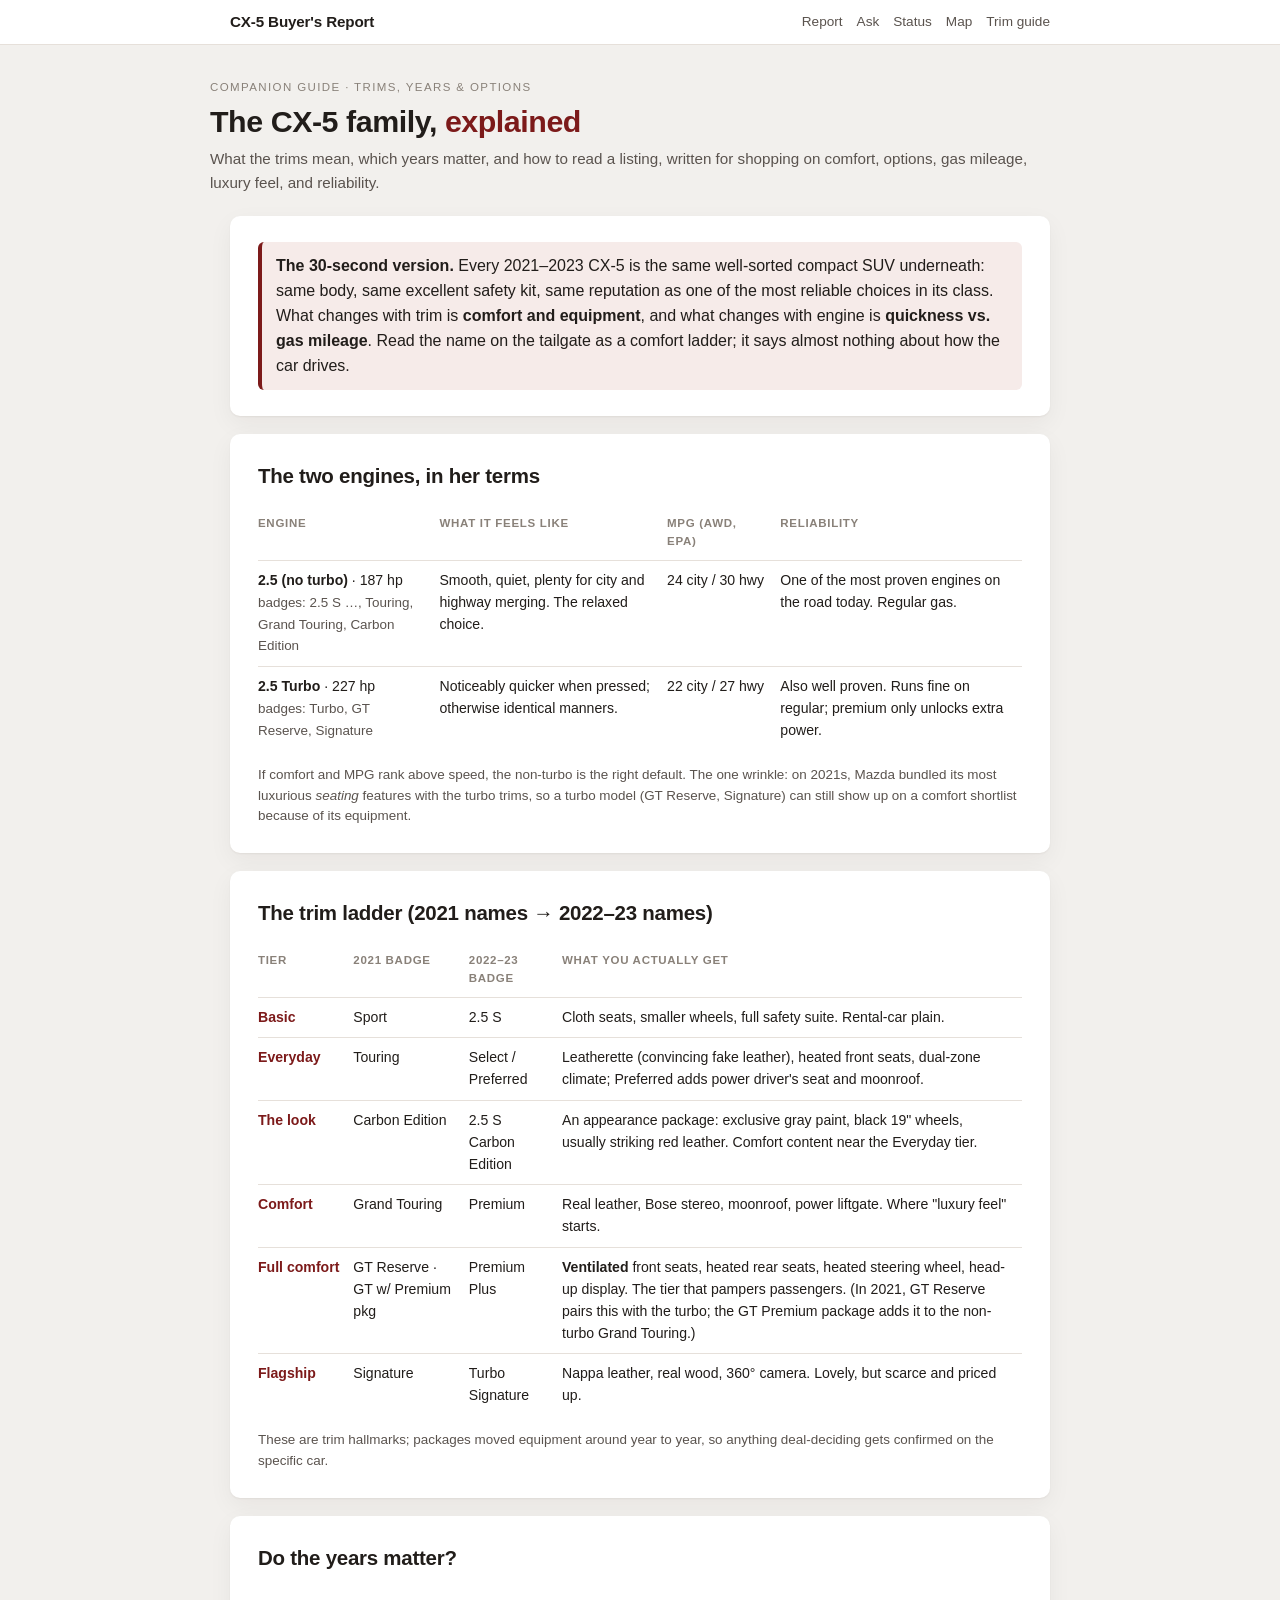
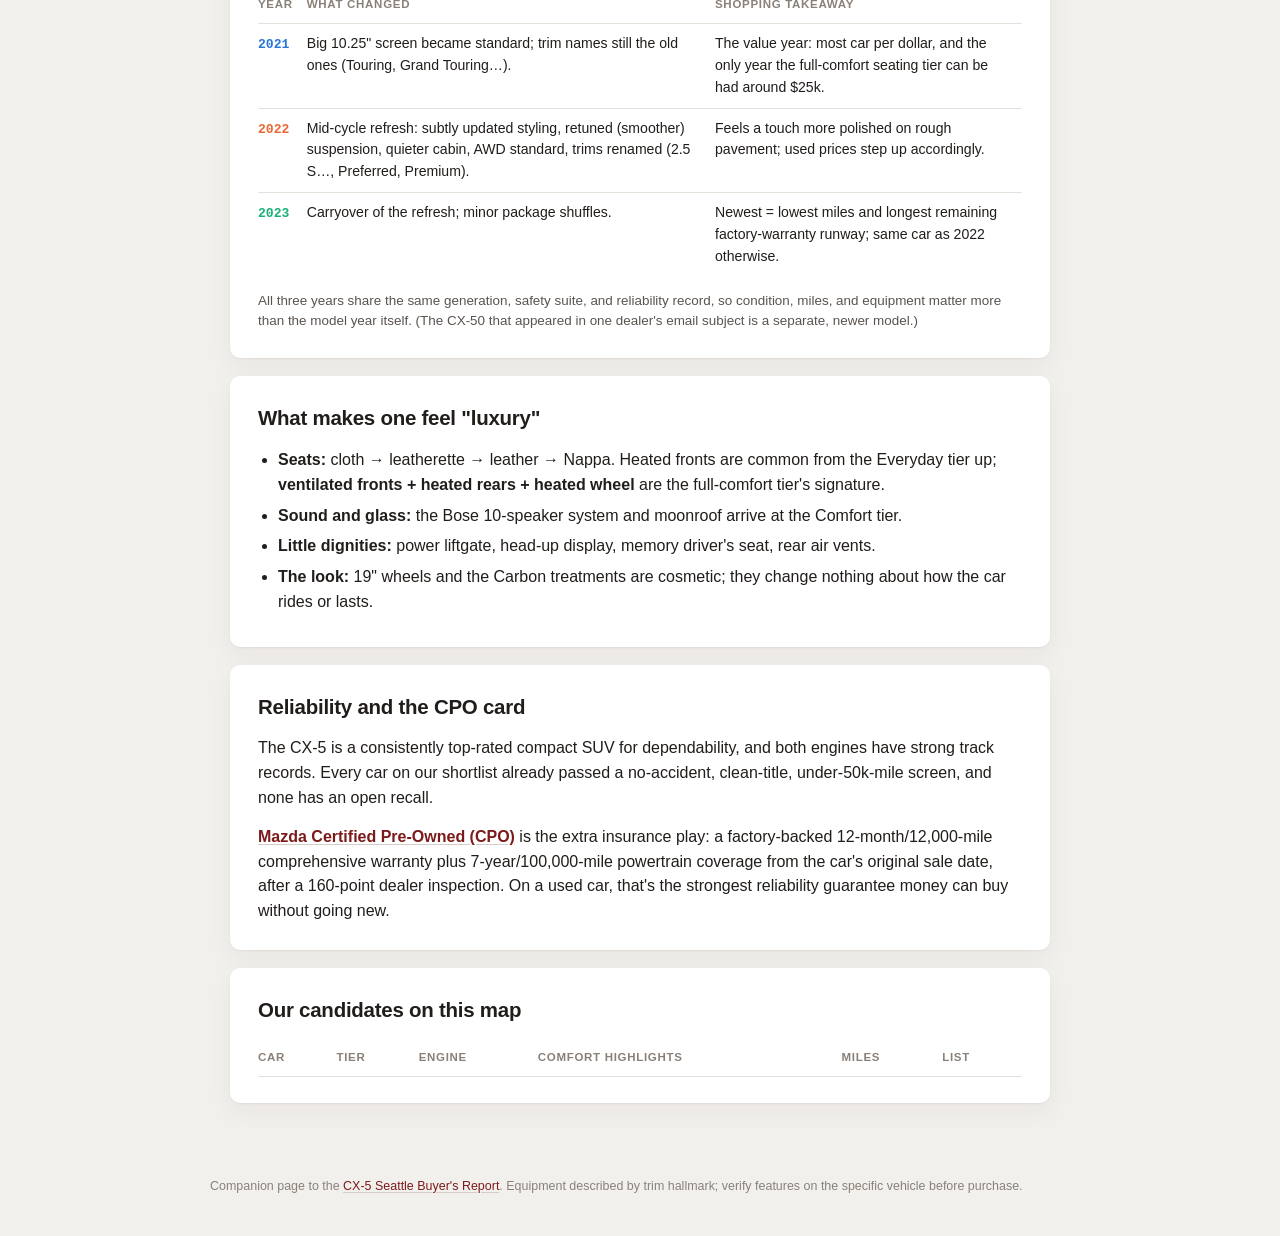
<file: tools/templates/trims.html>
<!doctype html>
<html lang="en">
<head>
<meta charset="utf-8">
<meta name="viewport" content="width=device-width, initial-scale=1">
<meta name="robots" content="noindex">
<link rel="icon" href="data:image/svg+xml,<svg xmlns=%22http://www.w3.org/2000/svg%22 viewBox=%220 0 100 100%22><text y=%22.9em%22 font-size=%2290%22>🚗</text></svg>">
<title>CX-5 Trims &amp; Years, Explained: Companion to the Buyer's Report</title>
<style>
:root {
  color-scheme: light;
  --ground: #f2f0ed; --surface: #ffffff; --surface-2: #f8f6f4; --surface-3: #efece8;
  --ink: #211d1a; --ink-2: #5a534e; --ink-3: #898179;
  --rule: #e6e0da; --rule-2: #d6cec6;
  --accent: #7c1a1a; --accent-hover: #621313; --accent-soft: #f6ebe9;
  --good: #1a7657; --good-soft: #e2f1ea; --warn: #7d5408; --warn-soft: #fbefd4;
  --neutral-soft: #eeeae6;
  --y21: #2a78d6; --y22: #eb6834; --y23: #1baf7a;
  --shadow: 0 1px 2px rgba(45, 28, 16, .06), 0 8px 24px rgba(45, 28, 16, .05);
  --radius: 10px;
  --font: -apple-system, BlinkMacSystemFont, "Segoe UI", Roboto, "Helvetica Neue", Arial, sans-serif;
  --mono: ui-monospace, SFMono-Regular, Menlo, Consolas, "Liberation Mono", monospace;
}
* { box-sizing: border-box; }
body { margin: 0; background: var(--ground); color: var(--ink); font-family: var(--font); font-size: 16px; line-height: 1.55; -webkit-font-smoothing: antialiased; }
a { color: var(--accent); text-decoration-color: var(--rule-2); text-underline-offset: 2px; }
a:hover { color: var(--accent-hover); }
.wrap { max-width: 860px; margin: 0 auto; padding: 0 20px; }
.topnav { background: var(--surface); border-bottom: 1px solid var(--rule); position: sticky; top: 0; z-index: 5; }
.navwrap { display: flex; align-items: center; justify-content: space-between; gap: 16px; padding: 10px 20px; max-width: 860px; margin: 0 auto; }
.brand { font-weight: 700; letter-spacing: -.01em; text-decoration: none; color: var(--ink); font-size: .95rem; }
.navlinks { display: flex; gap: 14px; font-size: .85rem; }
.navlinks a { text-decoration: none; color: var(--ink-2); }
.navlinks a:hover { color: var(--accent); }
@media (max-width: 600px) { .brand { display: none; } .navwrap { justify-content: flex-start; } .navlinks a { white-space: nowrap; padding: 8px 2px; } }
.masthead { padding: 34px 0 22px; }
.eyebrow { text-transform: uppercase; letter-spacing: .12em; font-size: .72rem; color: var(--ink-3); margin: 0 0 8px; }
h1 { font-size: 1.9rem; line-height: 1.15; letter-spacing: -.015em; margin: 0 0 8px; text-wrap: balance; }
h1 em { color: var(--accent); font-style: normal; }
.scope { color: var(--ink-2); margin: 0; font-size: .95rem; }
main.wrap { display: flex; flex-direction: column; gap: 18px; padding-bottom: 56px; }
.card { background: var(--surface); border-radius: var(--radius); box-shadow: var(--shadow); padding: 26px 28px; display: flex; flex-direction: column; gap: 14px; min-width: 0; }
.card h2 { font-size: 1.28rem; font-weight: 700; letter-spacing: -.012em; margin: 0; }
.card p { margin: 0; }
.lead-note { border-left: 4px solid var(--accent); background: var(--accent-soft); border-radius: 6px; padding: 12px 14px; }
.muted { color: var(--ink-2); }
.small, .note { font-size: .84rem; color: var(--ink-2); }
.scroll { overflow-x: auto; }
table { border-collapse: collapse; width: 100%; font-size: .88rem; }
th, td { text-align: left; padding: 9px 14px 9px 0; border-bottom: 1px solid var(--rule); vertical-align: top; }
tr:last-child td { border-bottom: none; }
th { color: var(--ink-3); font-weight: 600; font-size: .72rem; text-transform: uppercase; letter-spacing: .06em; }
td strong { font-weight: 650; }
.tier { color: var(--accent); font-weight: 650; white-space: nowrap; }
.num { font-variant-numeric: tabular-nums; white-space: nowrap; }
.yr { font-family: var(--mono); font-weight: 700; font-size: .82rem; }
.yr.y21 { color: var(--y21); } .yr.y22 { color: var(--y22); } .yr.y23 { color: var(--y23); }
ul { margin: 0; padding-left: 20px; } li { margin-bottom: 6px; }
.sold td { color: var(--ink-3); }
.footer { color: var(--ink-3); font-size: .78rem; padding: 18px 0 40px; }
a:focus-visible { outline: 2px solid var(--accent); outline-offset: 2px; border-radius: 3px; }
</style>
</head>
<body>
<nav class="topnav" aria-label="Sections"><div class="navwrap">
  <a class="brand" href="index.html">CX-5 Buyer's Report</a>
  <div class="navlinks"><a href="index.html">Report</a><a href="ask.html">Ask</a><a href="status.html">Status</a><a href="map.html">Map</a><a href="trims.html" aria-current="page">Trim guide</a></div>
</div></nav>

<header class="masthead wrap">
  <p class="eyebrow">Companion guide &#183; trims, years &amp; options</p>
  <h1>The CX-5 family, <em>explained</em></h1>
  <p class="scope">What the trims mean, which years matter, and how to read a listing, written for shopping on comfort, options, gas mileage, luxury feel, and reliability.</p>
</header>

<main class="wrap">

<section class="card">
  <div class="lead-note"><strong>The 30-second version.</strong> Every 2021–2023 CX-5 is the same well-sorted compact SUV underneath: same body, same excellent safety kit, same reputation as one of the most reliable choices in its class. What changes with trim is <strong>comfort and equipment</strong>, and what changes with engine is <strong>quickness vs. gas mileage</strong>. Read the name on the tailgate as a comfort ladder; it says almost nothing about how the car drives.</div>
</section>

<section class="card">
  <h2>The two engines, in her terms</h2>
  <div class="scroll">
    <table>
      <tr><th>Engine</th><th>What it feels like</th><th>MPG (AWD, EPA)</th><th>Reliability</th></tr>
      <tr>
        <td><strong>2.5 (no turbo)</strong> · 187 hp<br><span class="note">badges: 2.5 S …, Touring, Grand Touring, Carbon Edition</span></td>
        <td>Smooth, quiet, plenty for city and highway merging. The relaxed choice.</td>
        <td class="num">24 city / 30 hwy</td>
        <td>One of the most proven engines on the road today. Regular gas.</td>
      </tr>
      <tr>
        <td><strong>2.5 Turbo</strong> · 227 hp<br><span class="note">badges: Turbo, GT Reserve, Signature</span></td>
        <td>Noticeably quicker when pressed; otherwise identical manners.</td>
        <td class="num">22 city / 27 hwy</td>
        <td>Also well proven. Runs fine on regular; premium only unlocks extra power.</td>
      </tr>
    </table>
  </div>
  <p class="note">If comfort and MPG rank above speed, the non-turbo is the right default. The one wrinkle: on 2021s, Mazda bundled its most luxurious <em>seating</em> features with the turbo trims, so a turbo model (GT Reserve, Signature) can still show up on a comfort shortlist because of its equipment.</p>
</section>

<section class="card">
  <h2>The trim ladder (2021 names &rarr; 2022–23 names)</h2>
  <div class="scroll">
    <table>
      <tr><th>Tier</th><th>2021 badge</th><th>2022–23 badge</th><th>What you actually get</th></tr>
      <tr><td class="tier">Basic</td><td>Sport</td><td>2.5 S</td><td>Cloth seats, smaller wheels, full safety suite. Rental-car plain.</td></tr>
      <tr><td class="tier">Everyday</td><td>Touring</td><td>Select / Preferred</td><td>Leatherette (convincing fake leather), heated front seats, dual-zone climate; Preferred adds power driver's seat and moonroof.</td></tr>
      <tr><td class="tier">The look</td><td>Carbon Edition</td><td>2.5 S Carbon Edition</td><td>An appearance package: exclusive gray paint, black 19&quot; wheels, usually striking red leather. Comfort content near the Everyday tier.</td></tr>
      <tr><td class="tier">Comfort</td><td>Grand Touring</td><td>Premium</td><td>Real leather, Bose stereo, moonroof, power liftgate. Where "luxury feel" starts.</td></tr>
      <tr><td class="tier">Full comfort</td><td>GT Reserve · GT w/ Premium pkg</td><td>Premium Plus</td><td><strong>Ventilated</strong> front seats, heated rear seats, heated steering wheel, head-up display. The tier that pampers passengers. (In 2021, GT Reserve pairs this with the turbo; the GT Premium package adds it to the non-turbo Grand Touring.)</td></tr>
      <tr><td class="tier">Flagship</td><td>Signature</td><td>Turbo Signature</td><td>Nappa leather, real wood, 360&deg; camera. Lovely, but scarce and priced up.</td></tr>
    </table>
  </div>
  <p class="note">These are trim hallmarks; packages moved equipment around year to year, so anything deal-deciding gets confirmed on the specific car.</p>
</section>

<section class="card">
  <h2>Do the years matter?</h2>
  <div class="scroll">
    <table>
      <tr><th>Year</th><th>What changed</th><th>Shopping takeaway</th></tr>
      <tr><td><span class="yr y21">2021</span></td><td>Big 10.25&quot; screen became standard; trim names still the old ones (Touring, Grand Touring…).</td><td>The value year: most car per dollar, and the only year the full-comfort seating tier can be had around $25k.</td></tr>
      <tr><td><span class="yr y22">2022</span></td><td>Mid-cycle refresh: subtly updated styling, retuned (smoother) suspension, quieter cabin, AWD standard, trims renamed (2.5 S…, Preferred, Premium).</td><td>Feels a touch more polished on rough pavement; used prices step up accordingly.</td></tr>
      <tr><td><span class="yr y23">2023</span></td><td>Carryover of the refresh; minor package shuffles.</td><td>Newest = lowest miles and longest remaining factory-warranty runway; same car as 2022 otherwise.</td></tr>
    </table>
  </div>
  <p class="note">All three years share the same generation, safety suite, and reliability record, so condition, miles, and equipment matter more than the model year itself. (The CX-50 that appeared in one dealer's email subject is a separate, newer model.)</p>
</section>

<section class="card">
  <h2>What makes one feel "luxury"</h2>
  <ul>
    <li><strong>Seats:</strong> cloth → leatherette → leather → Nappa. Heated fronts are common from the Everyday tier up; <strong>ventilated fronts + heated rears + heated wheel</strong> are the full-comfort tier's signature.</li>
    <li><strong>Sound and glass:</strong> the Bose 10-speaker system and moonroof arrive at the Comfort tier.</li>
    <li><strong>Little dignities:</strong> power liftgate, head-up display, memory driver's seat, rear air vents.</li>
    <li><strong>The look:</strong> 19&quot; wheels and the Carbon treatments are cosmetic; they change nothing about how the car rides or lasts.</li>
  </ul>
</section>

<section class="card">
  <h2>Reliability and the CPO card</h2>
  <p>The CX-5 is a consistently top-rated compact SUV for dependability, and both engines have strong track records. Every car on our shortlist already passed a no-accident, clean-title, under-50k-mile screen, and none has an open recall.</p>
  <p><strong><a href="https://www.mazdausa.com/certified-pre-owned">Mazda Certified Pre-Owned (CPO)</a></strong> is the extra insurance play: a factory-backed 12-month/12,000-mile comprehensive warranty plus 7-year/100,000-mile powertrain coverage from the car's original sale date, after a 160-point dealer inspection. On a used car, that's the strongest reliability guarantee money can buy without going new.</p>
</section>

<section class="card">
  <h2>Our candidates on this map</h2>
  <div class="scroll">
    <table>
      <tr><th>Car</th><th>Tier</th><th>Engine</th><th>Comfort highlights</th><th>Miles</th><th>List</th></tr>
<!--CANDIDATE_ROWS-->
    </table>
  </div>
  <!--CANDIDATE_NOTE-->
</section>

</main>
<footer class="footer wrap">Companion page to the <a href="index.html">CX-5 Seattle Buyer's Report</a>. Equipment described by trim hallmark; verify features on the specific vehicle before purchase.</footer>
</body>
</html>
</file>
